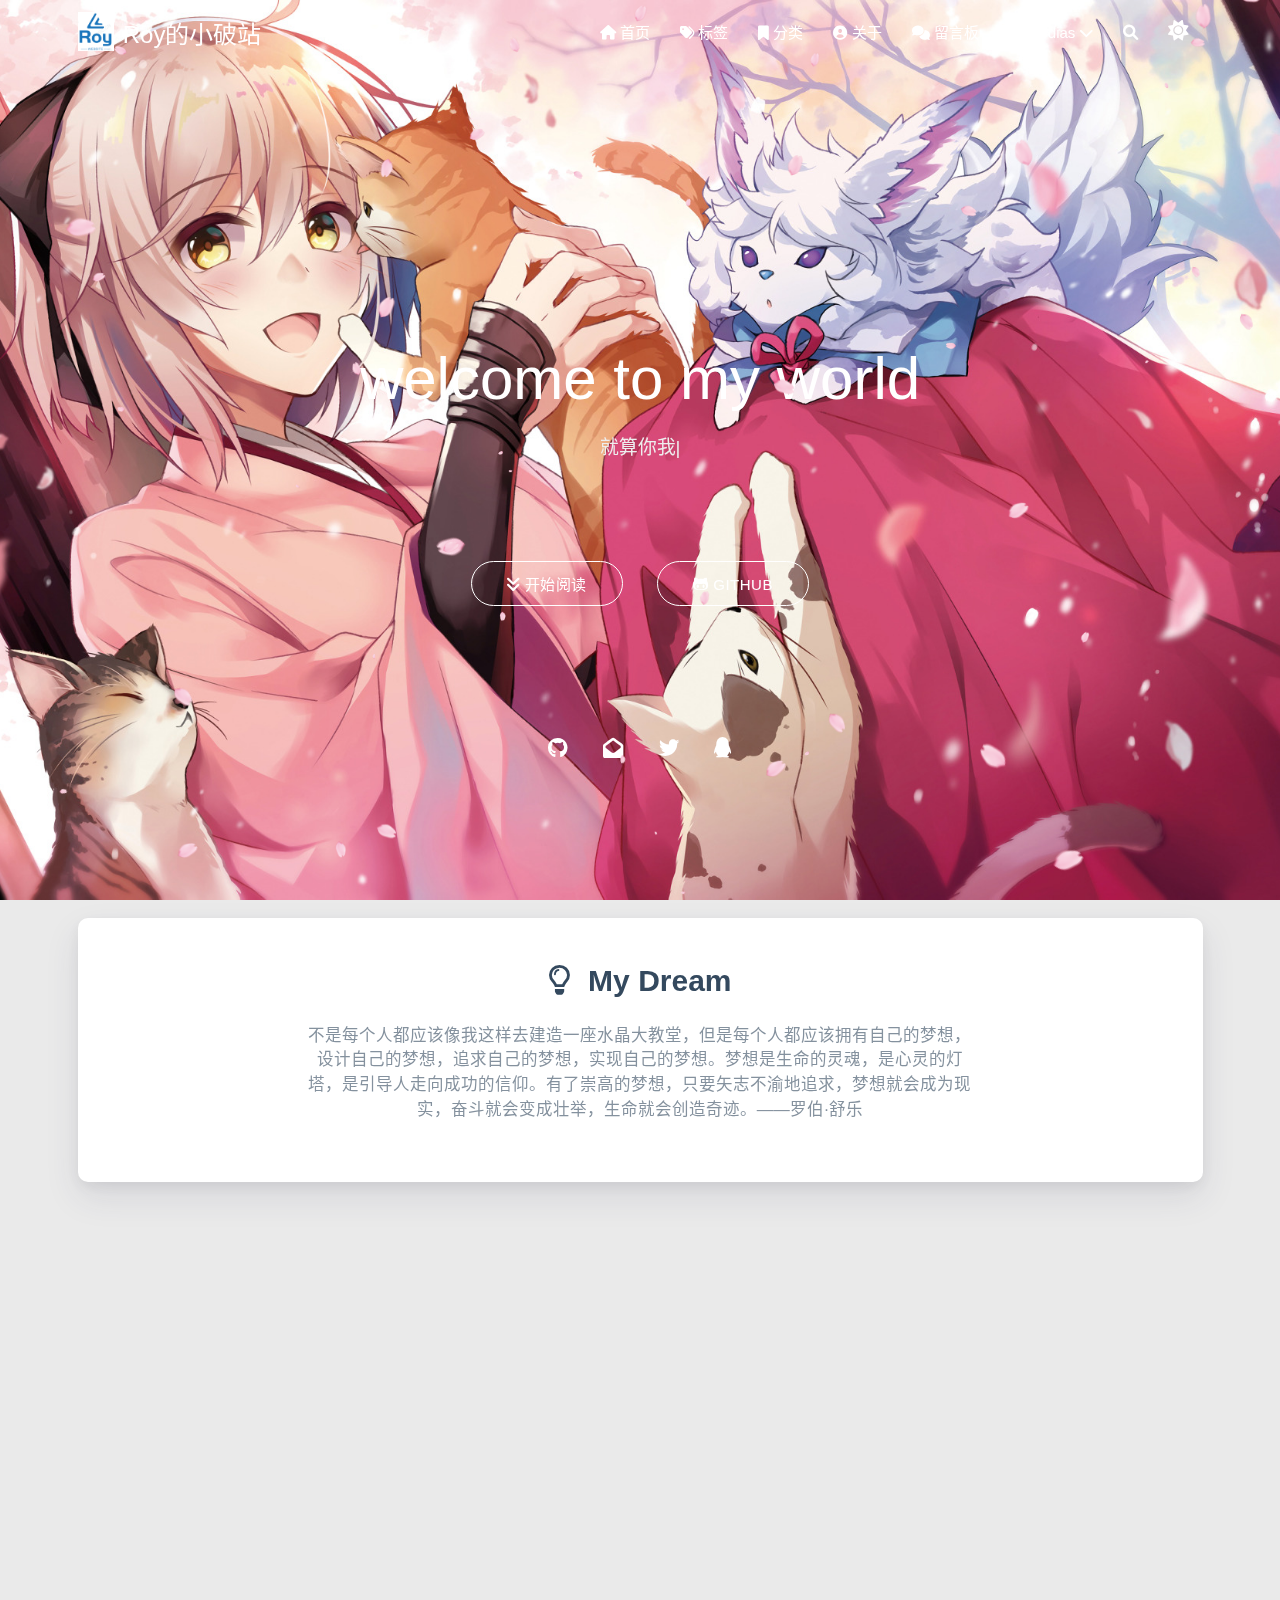
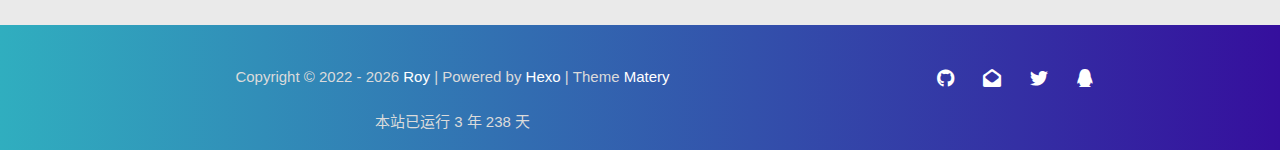
<file: index.html>
<!DOCTYPE HTML>
<html lang="zh-CN">


<head>
    <meta charset="utf-8">
    <meta name="keywords" content="博客,blog,Roy">
    <meta name="description" content="blog website of Roy">
    <meta http-equiv="X-UA-Compatible" content="IE=edge">
    <meta name="viewport" content="width=device-width, initial-scale=1.0, user-scalable=no">
    <meta name="renderer" content="webkit|ie-stand|ie-comp">
    <meta name="mobile-web-app-capable" content="yes">
    <meta name="format-detection" content="telephone=no">
    <meta name="apple-mobile-web-app-capable" content="yes">
    <meta name="apple-mobile-web-app-status-bar-style" content="black-translucent">
    <meta name="referrer" content="no-referrer-when-downgrade">
    <!-- Global site tag (gtag.js) - Google Analytics -->


    <title>Roy的小破站</title>
    <link rel="icon" type="image/png" href="/websiteLogo.png">
    
    <style>
        body{
            background-image: url(https://i.pximg.net/img-original/img/2022/12/09/21/30/38/103469931_p1.png);
            background-repeat:no-repeat;
            background-size: 100% 100%;
            background-attachment:fixed;
        }
    </style>



    <!-- index cover -->
    <!-- <link rel="stylesheet preload" type="text/css" href="/css/indexcover.css"> -->
    <style>
        .carousel-control {
            width: 45px;
            height: 45px;
            line-height: 55px;
            border-radius: 45px;
            background: transparent;
            cursor: pointer;
            z-index: 100;
        }
        
        #prev-cover {
            position: absolute;
            top: 48%;
            left: 8px;
        }
        
        #next-cover {
            position: absolute;
            top: 48%;
            right: 8px;;
        }
        
        #prev-cover i {
            margin-right: 3px;
        }
        
        #next-cover i {
            margin-left: 3px;
        }
        
        .carousel-control:hover {
            background-color: rgba(0, 0, 0, .4);
        }
        
        .carousel-control i {
            color: #fff;
            font-size: 2.4rem;
        }
    </style>



<link rel="stylesheet" type="text/css" href="/libs/awesome/css/all.min.css">
<link rel="stylesheet" type="text/css" href="/libs/materialize/materialize.min.css">
<link rel="stylesheet" type="text/css" href="/libs/aos/aos.css">
<link rel="stylesheet" type="text/css" href="/libs/animate/animate.min.css">
<link rel="stylesheet" type="text/css" href="/libs/lightGallery/css/lightgallery.min.css">
<link rel="stylesheet" type="text/css" href="/css/matery.css">
<link rel="stylesheet" type="text/css" href="/css/my.css">
<link rel="stylesheet" type="text/css" href="/css/dark.css" media="none" onload="if(media!='all')media='all'">




    <link rel="stylesheet" href="/libs/tocbot/tocbot.css">
    <link rel="stylesheet" href="/css/post.css">






    <script src="/libs/jquery/jquery-3.6.0.min.js"></script>

<meta name="generator" content="Hexo 6.3.0">
<style>.github-emoji { position: relative; display: inline-block; width: 1.2em; min-height: 1.2em; overflow: hidden; vertical-align: top; color: transparent; }  .github-emoji > span { position: relative; z-index: 10; }  .github-emoji img, .github-emoji .fancybox { margin: 0 !important; padding: 0 !important; border: none !important; outline: none !important; text-decoration: none !important; user-select: none !important; cursor: auto !important; }  .github-emoji img { height: 1.2em !important; width: 1.2em !important; position: absolute !important; left: 50% !important; top: 50% !important; transform: translate(-50%, -50%) !important; user-select: none !important; cursor: auto !important; } .github-emoji-fallback { color: inherit; } .github-emoji-fallback img { opacity: 0 !important; }</style>
</head>


<body>
    <header class="navbar-fixed">
    <nav id="headNav" class="bg-color nav-transparent">
        <div id="navContainer" class="nav-wrapper container">
            <div class="brand-logo">
                <a href="/" class="waves-effect waves-light">
                    
                    <img src="/medias/logo.png" class="logo-img" alt="LOGO">
                    
                    <span class="logo-span">Roy的小破站</span>
                </a>
            </div>
            

<a href="#" data-target="mobile-nav" class="sidenav-trigger button-collapse"><i class="fas fa-bars"></i></a>
<ul class="right nav-menu">
  
  <li class="hide-on-med-and-down nav-item">
    
    <a href="/" class="waves-effect waves-light">
      
      <i class="fas fa-home" style="zoom: 0.6;"></i>
      
      <span>首页</span>
    </a>
    
  </li>
  
  <li class="hide-on-med-and-down nav-item">
    
    <a href="/tags" class="waves-effect waves-light">
      
      <i class="fas fa-tags" style="zoom: 0.6;"></i>
      
      <span>标签</span>
    </a>
    
  </li>
  
  <li class="hide-on-med-and-down nav-item">
    
    <a href="/categories" class="waves-effect waves-light">
      
      <i class="fas fa-bookmark" style="zoom: 0.6;"></i>
      
      <span>分类</span>
    </a>
    
  </li>
  
  <li class="hide-on-med-and-down nav-item">
    
    <a href="/about" class="waves-effect waves-light">
      
      <i class="fas fa-user-circle" style="zoom: 0.6;"></i>
      
      <span>关于</span>
    </a>
    
  </li>
  
  <li class="hide-on-med-and-down nav-item">
    
    <a href="/contact" class="waves-effect waves-light">
      
      <i class="fas fa-comments" style="zoom: 0.6;"></i>
      
      <span>留言板</span>
    </a>
    
  </li>
  
  <li class="hide-on-med-and-down nav-item">
    
    <a href="" class="waves-effect waves-light">

      
      <i class="fas fa-list" style="zoom: 0.6;"></i>
      
      <span>Medias</span>
      <i class="fas fa-chevron-down" aria-hidden="true" style="zoom: 0.6;"></i>
    </a>
    <ul class="sub-nav menus_item_child ">
      
      <li>
        <a href="/musics">
          
          <i class="fas fa-music" style="margin-top: -20px; zoom: 0.6;"></i>
          
          <span>Musics</span>
        </a>
      </li>
      
      <li>
        <a href="/movies">
          
          <i class="fas fa-film" style="margin-top: -20px; zoom: 0.6;"></i>
          
          <span>Movies</span>
        </a>
      </li>
      
      <li>
        <a href="/books">
          
          <i class="fas fa-book" style="margin-top: -20px; zoom: 0.6;"></i>
          
          <span>Books</span>
        </a>
      </li>
      
      <li>
        <a href="/galleries">
          
          <i class="fas fa-image" style="margin-top: -20px; zoom: 0.6;"></i>
          
          <span>Galleries</span>
        </a>
      </li>
      
    </ul>
    
  </li>
  
  <li>
    <a href="#searchModal" class="modal-trigger waves-effect waves-light">
      <i id="searchIcon" class="fas fa-search" title="搜索" style="zoom: 0.85;"></i>
    </a>
  </li>
  <li>
    <a href="javascript:;" class="waves-effect waves-light" onclick="switchNightMode()" title="深色/浅色模式" >
      <i id="sum-moon-icon" class="fas fa-sun" style="zoom: 0.85;"></i>
    </a>
  </li>
</ul>


<div id="mobile-nav" class="side-nav sidenav">

    <div class="mobile-head bg-color">
        
        <img src="/medias/logo.png" class="logo-img circle responsive-img">
        
        <div class="logo-name">Roy的小破站</div>
        <div class="logo-desc">
            
            blog website of Roy
            
        </div>
    </div>

    <ul class="menu-list mobile-menu-list">
        
        <li class="m-nav-item">
	  
		<a href="/" class="waves-effect waves-light">
			
			    <i class="fa-fw fas fa-home"></i>
			
			首页
		</a>
          
        </li>
        
        <li class="m-nav-item">
	  
		<a href="/tags" class="waves-effect waves-light">
			
			    <i class="fa-fw fas fa-tags"></i>
			
			标签
		</a>
          
        </li>
        
        <li class="m-nav-item">
	  
		<a href="/categories" class="waves-effect waves-light">
			
			    <i class="fa-fw fas fa-bookmark"></i>
			
			分类
		</a>
          
        </li>
        
        <li class="m-nav-item">
	  
		<a href="/about" class="waves-effect waves-light">
			
			    <i class="fa-fw fas fa-user-circle"></i>
			
			关于
		</a>
          
        </li>
        
        <li class="m-nav-item">
	  
		<a href="/contact" class="waves-effect waves-light">
			
			    <i class="fa-fw fas fa-comments"></i>
			
			留言板
		</a>
          
        </li>
        
        <li class="m-nav-item">
	  
		<a href="javascript:;">
			
				<i class="fa-fw fas fa-list"></i>
			
			Medias
			<span class="m-icon"><i class="fas fa-chevron-right"></i></span>
		</a>
            <ul  style="background:  ;" >
              
                <li>

                  <a href="/musics " style="margin-left:75px">
				  
				   <i class="fa fas fa-music" style="position: absolute;left:50px" ></i>
			      
		          <span>Musics</span>
                  </a>
                </li>
              
                <li>

                  <a href="/movies " style="margin-left:75px">
				  
				   <i class="fa fas fa-film" style="position: absolute;left:50px" ></i>
			      
		          <span>Movies</span>
                  </a>
                </li>
              
                <li>

                  <a href="/books " style="margin-left:75px">
				  
				   <i class="fa fas fa-book" style="position: absolute;left:50px" ></i>
			      
		          <span>Books</span>
                  </a>
                </li>
              
                <li>

                  <a href="/galleries " style="margin-left:75px">
				  
				   <i class="fa fas fa-image" style="position: absolute;left:50px" ></i>
			      
		          <span>Galleries</span>
                  </a>
                </li>
              
            </ul>
          
        </li>
        
        
        <li><div class="divider"></div></li>
        <li>
            <a href="https://github.com/kleeper914/kleeper914.github.io" class="waves-effect waves-light" target="_blank">
                <i class="fab fa-github-square fa-fw"></i>Fork Me
            </a>
        </li>
        
    </ul>
</div>


        </div>

        
            <style>
    .nav-transparent .github-corner {
        display: none !important;
    }

    .github-corner {
        position: absolute;
        z-index: 10;
        top: 0;
        right: 0;
        border: 0;
        transform: scale(1.1);
    }

    .github-corner svg {
        color: #0f9d58;
        fill: #fff;
        height: 64px;
        width: 64px;
    }

    .github-corner:hover .octo-arm {
        animation: a 0.56s ease-in-out;
    }

    .github-corner .octo-arm {
        animation: none;
    }

    @keyframes a {
        0%,
        to {
            transform: rotate(0);
        }
        20%,
        60% {
            transform: rotate(-25deg);
        }
        40%,
        80% {
            transform: rotate(10deg);
        }
    }
</style>

<a href="https://github.com/kleeper914/kleeper914.github.io" class="github-corner tooltipped hide-on-med-and-down" target="_blank"
   data-tooltip="Fork Me" data-position="left" data-delay="50">
    <svg viewBox="0 0 250 250" aria-hidden="true">
        <path d="M0,0 L115,115 L130,115 L142,142 L250,250 L250,0 Z"></path>
        <path d="M128.3,109.0 C113.8,99.7 119.0,89.6 119.0,89.6 C122.0,82.7 120.5,78.6 120.5,78.6 C119.2,72.0 123.4,76.3 123.4,76.3 C127.3,80.9 125.5,87.3 125.5,87.3 C122.9,97.6 130.6,101.9 134.4,103.2"
              fill="currentColor" style="transform-origin: 130px 106px;" class="octo-arm"></path>
        <path d="M115.0,115.0 C114.9,115.1 118.7,116.5 119.8,115.4 L133.7,101.6 C136.9,99.2 139.9,98.4 142.2,98.6 C133.8,88.0 127.5,74.4 143.8,58.0 C148.5,53.4 154.0,51.2 159.7,51.0 C160.3,49.4 163.2,43.6 171.4,40.1 C171.4,40.1 176.1,42.5 178.8,56.2 C183.1,58.6 187.2,61.8 190.9,65.4 C194.5,69.0 197.7,73.2 200.1,77.6 C213.8,80.2 216.3,84.9 216.3,84.9 C212.7,93.1 206.9,96.0 205.4,96.6 C205.1,102.4 203.0,107.8 198.3,112.5 C181.9,128.9 168.3,122.5 157.7,114.1 C157.9,116.9 156.7,120.9 152.7,124.9 L141.0,136.5 C139.8,137.7 141.6,141.9 141.8,141.8 Z"
              fill="currentColor" class="octo-body"></path>
    </svg>
</a>
        
    </nav>

</header>

    


<div class="carousel carousel-slider center index-cover" data-indicators="true" style="margin-top: -64px;">
    

    <div class="carousel-item  white-text bg-cover about-cover">
        <div class="container">
            <div class="row">
    <div class="col s10 offset-s1 m8 offset-m2 l8 offset-l2">
        <div class="brand">
            <div class="title center-align">
                
                welcome to my world
                
            </div>

            <div class="description center-align">
                
                <span id="subtitle"></span>
                <script src="/libs/typed/typed.js"></script>
                <script>
                    var typed = new Typed("#subtitle", {
                        strings: [ 
                            
                                "就算你我已经长高",
                            
                                "依旧祈愿存在那些不曾改变的事物",
                            
                                "被那无趣的旧时面庞所激励",
                            
                                "现在依旧在歌唱啊",
                            
                        ],
                        startDelay: 300,
                        typeSpeed: 100,
                        loop: true,
                        backSpeed: 50,
                        showCursor: true
                    });
                </script>
                
            </div>
        </div>
    </div>
</div>


<script>
    // 每天切换 banner 图.  Switch banner image every day.
    var bannerUrl = "/medias/banner/" + new Date().getDay() + '.jpg';
    $('.bg-cover').css('background-image', 'url(' + bannerUrl + ')');
</script>



            <div class="cover-btns">
                <a href="#indexCard" class="waves-effect waves-light btn">
                    <i class="fa fa-angle-double-down"></i>开始阅读
                </a>

                
                    <a href="https://github.com/kleeper914/kleeper914.github.io" class="waves-effect waves-light btn" target="_blank">
                        <i class="fab fa-github-alt"></i>Github
                    </a>
                
            </div>
            <div class="cover-social-link">
    <a href="https://github.com/kleeper914" class="tooltipped" target="_blank" data-tooltip="访问我的GitHub" data-position="top" data-delay="50">
        <i class="fab fa-github"></i>
    </a>



    <a href="mailto:kleeperroy@gmail.com" class="tooltipped" target="_blank" data-tooltip="邮件联系我" data-position="top" data-delay="50">
        <i class="fas fa-envelope-open"></i>
    </a>





    <a href="https://twitter.com/KleeperRoy" class="tooltipped" target="_blank" data-tooltip="关注我的Twitter: https://twitter.com/KleeperRoy" data-position="top" data-delay="50">
        <i class="fab fa-twitter"></i>
    </a>



    <a href="tencent://AddContact/?fromId=50&fromSubId=1&subcmd=all&uin=845512161" class="tooltipped" target="_blank" data-tooltip="QQ联系我: 845512161" data-position="top" data-delay="50">
        <i class="fab fa-qq"></i>
    </a>







</div>
        </div>
    </div>

    
</div>

<script>
    $(function () {
        let coverSlider = $('.carousel');

        //用户触摸轮播自动 restartPlay 是否生效
        let initUserPressedOrDraggedActive = false

        //用户触摸轮播自动 restartPlay
        function initUserPressedOrDragged(instance) {
            setInterval(() => {
                if (instance.pressed || instance.dragged) {
                    // console.log('initUserPressedOrDragged: ',instance.pressed,instance.dragged)
                    restartPlay()
                }
            }, 1000)
        }

        coverSlider.carousel({
            duration: Number('120'),
            fullWidth: true,
            indicators: 'true' === 'true',
            onCycleTo() {
                if (!initUserPressedOrDraggedActive) {
                    // console.log('initUserPressedOrDraggedActive')
                    initUserPressedOrDragged(this)
                    initUserPressedOrDraggedActive = true
                }
            },
        })

        let carouselIntervalId;
        
        // Loop to call the next cover article picture.
        let autoCarousel = function () {
            carouselIntervalId = setInterval(function () {
                coverSlider.carousel('next');
            }, 5000);
        };
        autoCarousel();
        

        function restartPlay() {
            
            clearInterval(carouselIntervalId);
            autoCarousel();
            
        };

        
        // prev and next cover post.
        $('#prev-cover').click(function () {
            coverSlider.carousel('prev');
            restartPlay();
        });
        $('#next-cover').click(function () {
            coverSlider.carousel('next');
            restartPlay();
        });
        
    });
</script>



<main class="content">

    
    <div id="indexCard" class="index-card">
        <div class="container ">
            <div class="card">
                <div class="card-content">
                    
                        <div class="dream">
    
    <div class="title center-align">
        <i class="far fa-lightbulb"></i>&nbsp;&nbsp;My Dream
    </div>
    
    <div class="row">
        <div class="col l8 offset-l2 m10 offset-m1 s10 offset-s1 center-align text">
            不是每个人都应该像我这样去建造一座水晶大教堂，但是每个人都应该拥有自己的梦想，设计自己的梦想，追求自己的梦想，实现自己的梦想。梦想是生命的灵魂，是心灵的灯塔，是引导人走向成功的信仰。有了崇高的梦想，只要矢志不渝地追求，梦想就会成为现实，奋斗就会变成壮举，生命就会创造奇迹。——罗伯·舒乐
        </div>
    </div>
</div>

                    

                    

                    

                    
                    <div id="recommend-sections" class="recommend">
                        



                    </div>
                    
                </div>
            </div>
        </div>
    </div>
    

    

    <!-- 所有文章卡片 -->
    <article id="articles" class="container articles">
        <div class="row article-row">
            
             <!-- 隐藏某个文章 -->
            <div class="article col s12 m6 l4" data-aos="zoom-in">
                <div class="card">
                    <a href="/2023/04/15/%E5%BB%BA%E7%AB%99%E5%BF%83%E5%BE%97--%E5%9F%BA%E4%BA%8E%E5%AE%9D%E5%A1%94%E6%89%98%E7%AE%A1/">
                        <div class="card-image">
                            
                            
                            <img src="/medias/featureimages/7.jpg" class="responsive-img" alt="建站心得--基于宝塔托管">
                            
                            <span class="card-title">建站心得--基于宝塔托管</span>
                        </div>
                    </a>

                    <div class="card-content article-content">
                        <div class="summary block-with-text">
                            
                                建站准备云服务器首先，准备一个系统作为网站服务器，不推荐windows，但可以使用。首推linux系统，ubuntu，centos都可以，对于初学者没有什么差别
如果使用虚拟机作为服务器，需要注意自己系统的一些设置，过程中会出现各种各样的问
                            
                        </div>
                        <div class="publish-info">
                            <span class="publish-date">
                                <i class="far fa-clock fa-fw icon-date"></i>2023-04-15
                            </span>
                            <span class="publish-author">
                                
                                <i class="fas fa-user fa-fw"></i>
                                Roy
                                
                            </span>
                        </div>
                    </div>

                    
                </div>
            </div>
              <!-- 隐藏某个文章 -->
            
             <!-- 隐藏某个文章 -->
            <div class="article col s12 m6 l4" data-aos="zoom-in">
                <div class="card">
                    <a href="/2022/12/05/%E6%B5%AA%E5%84%BF%E8%87%AA%E4%BC%A0/">
                        <div class="card-image">
                            
                            
                            <img src="/medias/featureimages/11.jpg" class="responsive-img" alt="浪儿自传">
                            
                            <span class="card-title">浪儿自传</span>
                        </div>
                    </a>

                    <div class="card-content article-content">
                        <div class="summary block-with-text">
                            
                                浪列传–浪儿帅帅帅  浪，原罗意也，诸生以其父之号而冠之，故称浪亦名“ear”、“浪儿”号浪半仙，体态婀娜， 其尻圆润，特
为尤甚，诸生咸异之，争相抚摸，封其尻曰“双曲线”以彰其佳，后每师曰“光滑曲线”则群聚而笑之。
  为国子监纪律大臣，
                            
                        </div>
                        <div class="publish-info">
                            <span class="publish-date">
                                <i class="far fa-clock fa-fw icon-date"></i>2022-12-05
                            </span>
                            <span class="publish-author">
                                
                                <i class="fas fa-user fa-fw"></i>
                                Roy
                                
                            </span>
                        </div>
                    </div>

                    
                </div>
            </div>
              <!-- 隐藏某个文章 -->
            
        </div>
    </article>

</main>




    <footer class="page-footer bg-color">
    
        <link rel="stylesheet" href="/libs/aplayer/APlayer.min.css">
<style>
    .aplayer .aplayer-lrc p {
        
        font-size: 12px;
        font-weight: 700;
        line-height: 16px !important;
    }

    .aplayer .aplayer-lrc p.aplayer-lrc-current {
        
        font-size: 15px;
        color: #42b983;
    }

    
    .aplayer.aplayer-fixed.aplayer-narrow .aplayer-body {
        left: -66px !important;
    }

    .aplayer.aplayer-fixed.aplayer-narrow .aplayer-body:hover {
        left: 0px !important;
    }

    
</style>
<div class="">
    
    <div class="row">
        <meting-js class="col l8 offset-l2 m10 offset-m1 s12"
                   server="netease"
                   type="song"
                   id="512376195"
                   fixed='true'
                   autoplay='true'
                   theme='#42b983'
                   loop='all'
                   order='random'
                   preload='auto'
                   volume='0.5'
                   list-folded='true'
        >
        </meting-js>
    </div>
</div>

<script src="/libs/aplayer/APlayer.min.js"></script>
<script src="/libs/aplayer/Meting.min.js"></script>

    

    <div class="container row center-align"
         style="margin-bottom: 15px !important;">
        <div class="col s12 m8 l8 copy-right">
            Copyright&nbsp;&copy;
            
                <span id="year">2022-2023</span>
            
            <a href="/about" target="_blank">Roy</a>
            |&nbsp;Powered by&nbsp;<a href="https://hexo.io/" target="_blank">Hexo</a>
            |&nbsp;Theme&nbsp;<a href="https://github.com/blinkfox/hexo-theme-matery" target="_blank">Matery</a>
            <br>
            
            
            
            
            
            <br>

            <!-- 运行天数提醒. -->
            
                <span id="sitetime"> Loading ...</span>
                <script>
                    var calcSiteTime = function () {
                        var seconds = 1000;
                        var minutes = seconds * 60;
                        var hours = minutes * 60;
                        var days = hours * 24;
                        var years = days * 365;
                        var today = new Date();
                        var startYear = "2022";
                        var startMonth = "12";
                        var startDate = "1";
                        var startHour = "2";
                        var startMinute = "20";
                        var startSecond = "2";
                        var todayYear = today.getFullYear();
                        var todayMonth = today.getMonth() + 1;
                        var todayDate = today.getDate();
                        var todayHour = today.getHours();
                        var todayMinute = today.getMinutes();
                        var todaySecond = today.getSeconds();
                        var t1 = Date.UTC(startYear, startMonth, startDate, startHour, startMinute, startSecond);
                        var t2 = Date.UTC(todayYear, todayMonth, todayDate, todayHour, todayMinute, todaySecond);
                        var diff = t2 - t1;
                        var diffYears = Math.floor(diff / years);
                        var diffDays = Math.floor((diff / days) - diffYears * 365);

                        // 区分是否有年份.
                        var language = 'zh-CN';
                        if (startYear === String(todayYear)) {
                            document.getElementById("year").innerHTML = todayYear;
                            var daysTip = 'This site has been running for ' + diffDays + ' days';
                            if (language === 'zh-CN') {
                                daysTip = '本站已运行 ' + diffDays + ' 天';
                            } else if (language === 'zh-HK') {
                                daysTip = '本站已運行 ' + diffDays + ' 天';
                            }
                            document.getElementById("sitetime").innerHTML = daysTip;
                        } else {
                            document.getElementById("year").innerHTML = startYear + " - " + todayYear;
                            var yearsAndDaysTip = 'This site has been running for ' + diffYears + ' years and '
                                + diffDays + ' days';
                            if (language === 'zh-CN') {
                                yearsAndDaysTip = '本站已运行 ' + diffYears + ' 年 ' + diffDays + ' 天';
                            } else if (language === 'zh-HK') {
                                yearsAndDaysTip = '本站已運行 ' + diffYears + ' 年 ' + diffDays + ' 天';
                            }
                            document.getElementById("sitetime").innerHTML = yearsAndDaysTip;
                        }
                    }

                    calcSiteTime();
                </script>
            
            <br>
            
        </div>
        <div class="col s12 m4 l4 social-link ">
    <a href="https://github.com/kleeper914" class="tooltipped" target="_blank" data-tooltip="访问我的GitHub" data-position="top" data-delay="50">
        <i class="fab fa-github"></i>
    </a>



    <a href="mailto:kleeperroy@gmail.com" class="tooltipped" target="_blank" data-tooltip="邮件联系我" data-position="top" data-delay="50">
        <i class="fas fa-envelope-open"></i>
    </a>





    <a href="https://twitter.com/KleeperRoy" class="tooltipped" target="_blank" data-tooltip="关注我的Twitter: https://twitter.com/KleeperRoy" data-position="top" data-delay="50">
        <i class="fab fa-twitter"></i>
    </a>



    <a href="tencent://AddContact/?fromId=50&fromSubId=1&subcmd=all&uin=845512161" class="tooltipped" target="_blank" data-tooltip="QQ联系我: 845512161" data-position="top" data-delay="50">
        <i class="fab fa-qq"></i>
    </a>







</div>
    </div>
</footer>

<div class="progress-bar"></div>


    <!-- 搜索遮罩框 -->
<div id="searchModal" class="modal">
    <div class="modal-content">
        <div class="search-header">
            <span class="title"><i class="fas fa-search"></i>&nbsp;&nbsp;搜索</span>
            <input type="search" id="searchInput" name="s" placeholder="请输入搜索的关键字"
                   class="search-input">
        </div>
        <div id="searchResult"></div>
    </div>
</div>

<script type="text/javascript">
$(function () {
    var searchFunc = function (path, search_id, content_id) {
        'use strict';
        $.ajax({
            url: path,
            dataType: "xml",
            success: function (xmlResponse) {
                // get the contents from search data
                var datas = $("entry", xmlResponse).map(function () {
                    return {
                        title: $("title", this).text(),
                        content: $("content", this).text(),
                        url: $("url", this).text()
                    };
                }).get();
                var $input = document.getElementById(search_id);
                var $resultContent = document.getElementById(content_id);
                $input.addEventListener('input', function () {
                    var str = '<ul class=\"search-result-list\">';
                    var keywords = this.value.trim().toLowerCase().split(/[\s\-]+/);
                    $resultContent.innerHTML = "";
                    if (this.value.trim().length <= 0) {
                        return;
                    }
                    // perform local searching
                    datas.forEach(function (data) {
                        var isMatch = true;
                        var data_title = data.title.trim().toLowerCase();
                        var data_content = data.content.trim().replace(/<[^>]+>/g, "").toLowerCase();
                        var data_url = data.url;
                        data_url = data_url.indexOf('/') === 0 ? data.url : '/' + data_url;
                        var index_title = -1;
                        var index_content = -1;
                        var first_occur = -1;
                        // only match artiles with not empty titles and contents
                        if (data_title !== '' && data_content !== '') {
                            keywords.forEach(function (keyword, i) {
                                index_title = data_title.indexOf(keyword);
                                index_content = data_content.indexOf(keyword);
                                if (index_title < 0 && index_content < 0) {
                                    isMatch = false;
                                } else {
                                    if (index_content < 0) {
                                        index_content = 0;
                                    }
                                    if (i === 0) {
                                        first_occur = index_content;
                                    }
                                }
                            });
                        }
                        // show search results
                        if (isMatch) {
                            str += "<li><a href='" + data_url + "' class='search-result-title'>" + data_title + "</a>";
                            var content = data.content.trim().replace(/<[^>]+>/g, "");
                            if (first_occur >= 0) {
                                // cut out 100 characters
                                var start = first_occur - 20;
                                var end = first_occur + 80;
                                if (start < 0) {
                                    start = 0;
                                }
                                if (start === 0) {
                                    end = 100;
                                }
                                if (end > content.length) {
                                    end = content.length;
                                }
                                var match_content = content.substr(start, end);
                                // highlight all keywords
                                keywords.forEach(function (keyword) {
                                    var regS = new RegExp(keyword, "gi");
                                    match_content = match_content.replace(regS, "<em class=\"search-keyword\">" + keyword + "</em>");
                                });

                                str += "<p class=\"search-result\">" + match_content + "...</p>"
                            }
                            str += "</li>";
                        }
                    });
                    str += "</ul>";
                    $resultContent.innerHTML = str;
                });
            }
        });
    };

    searchFunc('/search.xml', 'searchInput', 'searchResult');
});
</script>

    <!-- 白天和黑夜主题 -->
<div class="stars-con">
    <div id="stars"></div>
    <div id="stars2"></div>
    <div id="stars3"></div>  
</div>

<script>
    function switchNightMode() {
        $('<div class="Cuteen_DarkSky"><div class="Cuteen_DarkPlanet"></div></div>').appendTo($('body')),
        setTimeout(function () {
            $('body').hasClass('DarkMode') 
            ? ($('body').removeClass('DarkMode'), localStorage.setItem('isDark', '0'), $('#sum-moon-icon').removeClass("fa-sun").addClass('fa-moon')) 
            : ($('body').addClass('DarkMode'), localStorage.setItem('isDark', '1'), $('#sum-moon-icon').addClass("fa-sun").removeClass('fa-moon')),
            
            setTimeout(function () {
            $('.Cuteen_DarkSky').fadeOut(1e3, function () {
                $(this).remove()
            })
            }, 2e3)
        })
    }
</script>

    <!-- 回到顶部按钮 -->
<div id="backTop" class="top-scroll">
    <a class="btn-floating btn-large waves-effect waves-light" href="#!">
        <i class="fas fa-arrow-up"></i>
    </a>
</div>


    <script src="/libs/materialize/materialize.min.js"></script>
    <script src="/libs/masonry/masonry.pkgd.min.js"></script>
    <script src="/libs/aos/aos.js"></script>
    <script src="/libs/scrollprogress/scrollProgress.min.js"></script>
    <script src="/libs/lightGallery/js/lightgallery-all.min.js"></script>
    <script src="/js/matery.js"></script>

    

    
        
        <script type="text/javascript">
            // 只在桌面版网页启用特效
            var windowWidth = $(window).width();
            if (windowWidth > 768) {
                document.write('<script type="text/javascript" src="/libs/others/sakura.js"><\/script>');
            }
        </script>
    

    <!-- 雪花特效 -->
    

    <!-- 鼠标星星特效 -->
    

     
        <script src="https://ssl.captcha.qq.com/TCaptcha.js"></script>
        <script src="/libs/others/TencentCaptcha.js"></script>
        <button id="TencentCaptcha" data-appid="xxxxxxxxxx" data-cbfn="callback" type="button" hidden></button>
    

    <!-- Baidu Analytics -->

    <!-- Baidu Push -->

<script>
    (function () {
        var bp = document.createElement('script');
        var curProtocol = window.location.protocol.split(':')[0];
        if (curProtocol === 'https') {
            bp.src = 'https://zz.bdstatic.com/linksubmit/push.js';
        } else {
            bp.src = 'http://push.zhanzhang.baidu.com/push.js';
        }
        var s = document.getElementsByTagName("script")[0];
        s.parentNode.insertBefore(bp, s);
    })();
</script>

    
    <script src="/libs/others/clicklove.js" async="async"></script>
    
    

    

    

    <!--腾讯兔小巢-->
    
    

    

    

    
    <script src="/libs/instantpage/instantpage.js" type="module"></script>
    

</body>

</html>
</file>
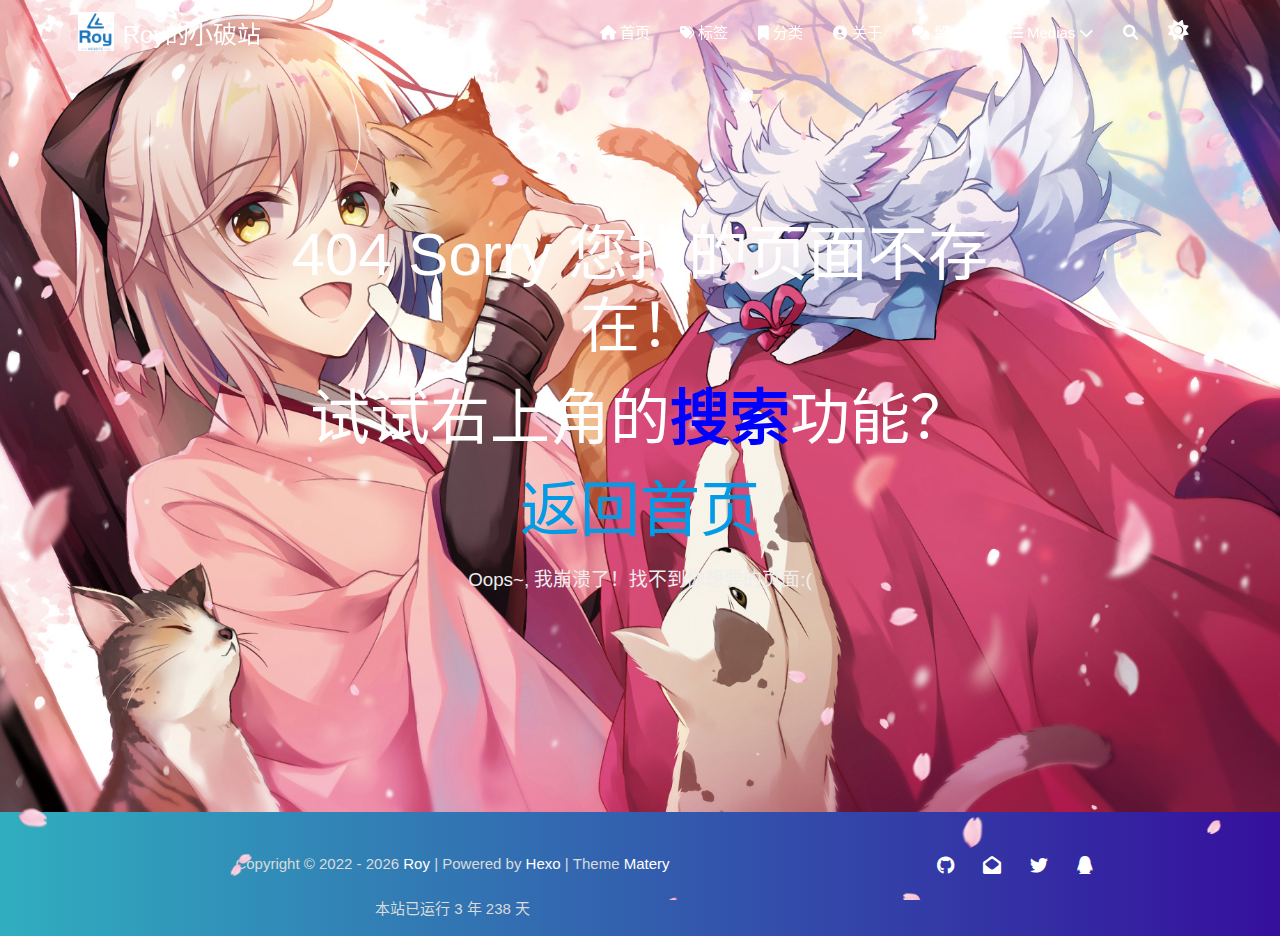
<file: 404/index.html>
<!DOCTYPE HTML>
<html lang="zh-CN">


<head>
    <meta charset="utf-8">
    <meta name="keywords" content="404, 博客,blog,Roy">
    <meta name="description" content="blog website of Roy">
    <meta http-equiv="X-UA-Compatible" content="IE=edge">
    <meta name="viewport" content="width=device-width, initial-scale=1.0, user-scalable=no">
    <meta name="renderer" content="webkit|ie-stand|ie-comp">
    <meta name="mobile-web-app-capable" content="yes">
    <meta name="format-detection" content="telephone=no">
    <meta name="apple-mobile-web-app-capable" content="yes">
    <meta name="apple-mobile-web-app-status-bar-style" content="black-translucent">
    <meta name="referrer" content="no-referrer-when-downgrade">
    <!-- Global site tag (gtag.js) - Google Analytics -->


    <title>404 | Roy的小破站</title>
    <link rel="icon" type="image/png" href="/websiteLogo.png">
    
    <style>
        body{
            background-image: url(https://i.pximg.net/img-original/img/2022/12/09/21/30/38/103469931_p1.png);
            background-repeat:no-repeat;
            background-size: 100% 100%;
            background-attachment:fixed;
        }
    </style>



    <!-- bg-cover style     -->



<link rel="stylesheet" type="text/css" href="/libs/awesome/css/all.min.css">
<link rel="stylesheet" type="text/css" href="/libs/materialize/materialize.min.css">
<link rel="stylesheet" type="text/css" href="/libs/aos/aos.css">
<link rel="stylesheet" type="text/css" href="/libs/animate/animate.min.css">
<link rel="stylesheet" type="text/css" href="/libs/lightGallery/css/lightgallery.min.css">
<link rel="stylesheet" type="text/css" href="/css/matery.css">
<link rel="stylesheet" type="text/css" href="/css/my.css">
<link rel="stylesheet" type="text/css" href="/css/dark.css" media="none" onload="if(media!='all')media='all'">




    <link rel="stylesheet" href="/libs/tocbot/tocbot.css">
    <link rel="stylesheet" href="/css/post.css">




    
        <link rel="stylesheet" type="text/css" href="/css/reward.css">
    



    <script src="/libs/jquery/jquery-3.6.0.min.js"></script>

<meta name="generator" content="Hexo 6.3.0">
<style>.github-emoji { position: relative; display: inline-block; width: 1.2em; min-height: 1.2em; overflow: hidden; vertical-align: top; color: transparent; }  .github-emoji > span { position: relative; z-index: 10; }  .github-emoji img, .github-emoji .fancybox { margin: 0 !important; padding: 0 !important; border: none !important; outline: none !important; text-decoration: none !important; user-select: none !important; cursor: auto !important; }  .github-emoji img { height: 1.2em !important; width: 1.2em !important; position: absolute !important; left: 50% !important; top: 50% !important; transform: translate(-50%, -50%) !important; user-select: none !important; cursor: auto !important; } .github-emoji-fallback { color: inherit; } .github-emoji-fallback img { opacity: 0 !important; }</style>
</head>


<body>
    <header class="navbar-fixed">
    <nav id="headNav" class="bg-color nav-transparent">
        <div id="navContainer" class="nav-wrapper container">
            <div class="brand-logo">
                <a href="/" class="waves-effect waves-light">
                    
                    <img src="/medias/logo.png" class="logo-img" alt="LOGO">
                    
                    <span class="logo-span">Roy的小破站</span>
                </a>
            </div>
            

<a href="#" data-target="mobile-nav" class="sidenav-trigger button-collapse"><i class="fas fa-bars"></i></a>
<ul class="right nav-menu">
  
  <li class="hide-on-med-and-down nav-item">
    
    <a href="/" class="waves-effect waves-light">
      
      <i class="fas fa-home" style="zoom: 0.6;"></i>
      
      <span>首页</span>
    </a>
    
  </li>
  
  <li class="hide-on-med-and-down nav-item">
    
    <a href="/tags" class="waves-effect waves-light">
      
      <i class="fas fa-tags" style="zoom: 0.6;"></i>
      
      <span>标签</span>
    </a>
    
  </li>
  
  <li class="hide-on-med-and-down nav-item">
    
    <a href="/categories" class="waves-effect waves-light">
      
      <i class="fas fa-bookmark" style="zoom: 0.6;"></i>
      
      <span>分类</span>
    </a>
    
  </li>
  
  <li class="hide-on-med-and-down nav-item">
    
    <a href="/about" class="waves-effect waves-light">
      
      <i class="fas fa-user-circle" style="zoom: 0.6;"></i>
      
      <span>关于</span>
    </a>
    
  </li>
  
  <li class="hide-on-med-and-down nav-item">
    
    <a href="/contact" class="waves-effect waves-light">
      
      <i class="fas fa-comments" style="zoom: 0.6;"></i>
      
      <span>留言板</span>
    </a>
    
  </li>
  
  <li class="hide-on-med-and-down nav-item">
    
    <a href="" class="waves-effect waves-light">

      
      <i class="fas fa-list" style="zoom: 0.6;"></i>
      
      <span>Medias</span>
      <i class="fas fa-chevron-down" aria-hidden="true" style="zoom: 0.6;"></i>
    </a>
    <ul class="sub-nav menus_item_child ">
      
      <li>
        <a href="/musics">
          
          <i class="fas fa-music" style="margin-top: -20px; zoom: 0.6;"></i>
          
          <span>Musics</span>
        </a>
      </li>
      
      <li>
        <a href="/movies">
          
          <i class="fas fa-film" style="margin-top: -20px; zoom: 0.6;"></i>
          
          <span>Movies</span>
        </a>
      </li>
      
      <li>
        <a href="/books">
          
          <i class="fas fa-book" style="margin-top: -20px; zoom: 0.6;"></i>
          
          <span>Books</span>
        </a>
      </li>
      
      <li>
        <a href="/galleries">
          
          <i class="fas fa-image" style="margin-top: -20px; zoom: 0.6;"></i>
          
          <span>Galleries</span>
        </a>
      </li>
      
    </ul>
    
  </li>
  
  <li>
    <a href="#searchModal" class="modal-trigger waves-effect waves-light">
      <i id="searchIcon" class="fas fa-search" title="搜索" style="zoom: 0.85;"></i>
    </a>
  </li>
  <li>
    <a href="javascript:;" class="waves-effect waves-light" onclick="switchNightMode()" title="深色/浅色模式" >
      <i id="sum-moon-icon" class="fas fa-sun" style="zoom: 0.85;"></i>
    </a>
  </li>
</ul>


<div id="mobile-nav" class="side-nav sidenav">

    <div class="mobile-head bg-color">
        
        <img src="/medias/logo.png" class="logo-img circle responsive-img">
        
        <div class="logo-name">Roy的小破站</div>
        <div class="logo-desc">
            
            blog website of Roy
            
        </div>
    </div>

    <ul class="menu-list mobile-menu-list">
        
        <li class="m-nav-item">
	  
		<a href="/" class="waves-effect waves-light">
			
			    <i class="fa-fw fas fa-home"></i>
			
			首页
		</a>
          
        </li>
        
        <li class="m-nav-item">
	  
		<a href="/tags" class="waves-effect waves-light">
			
			    <i class="fa-fw fas fa-tags"></i>
			
			标签
		</a>
          
        </li>
        
        <li class="m-nav-item">
	  
		<a href="/categories" class="waves-effect waves-light">
			
			    <i class="fa-fw fas fa-bookmark"></i>
			
			分类
		</a>
          
        </li>
        
        <li class="m-nav-item">
	  
		<a href="/about" class="waves-effect waves-light">
			
			    <i class="fa-fw fas fa-user-circle"></i>
			
			关于
		</a>
          
        </li>
        
        <li class="m-nav-item">
	  
		<a href="/contact" class="waves-effect waves-light">
			
			    <i class="fa-fw fas fa-comments"></i>
			
			留言板
		</a>
          
        </li>
        
        <li class="m-nav-item">
	  
		<a href="javascript:;">
			
				<i class="fa-fw fas fa-list"></i>
			
			Medias
			<span class="m-icon"><i class="fas fa-chevron-right"></i></span>
		</a>
            <ul  style="background:  ;" >
              
                <li>

                  <a href="/musics " style="margin-left:75px">
				  
				   <i class="fa fas fa-music" style="position: absolute;left:50px" ></i>
			      
		          <span>Musics</span>
                  </a>
                </li>
              
                <li>

                  <a href="/movies " style="margin-left:75px">
				  
				   <i class="fa fas fa-film" style="position: absolute;left:50px" ></i>
			      
		          <span>Movies</span>
                  </a>
                </li>
              
                <li>

                  <a href="/books " style="margin-left:75px">
				  
				   <i class="fa fas fa-book" style="position: absolute;left:50px" ></i>
			      
		          <span>Books</span>
                  </a>
                </li>
              
                <li>

                  <a href="/galleries " style="margin-left:75px">
				  
				   <i class="fa fas fa-image" style="position: absolute;left:50px" ></i>
			      
		          <span>Galleries</span>
                  </a>
                </li>
              
            </ul>
          
        </li>
        
        
        <li><div class="divider"></div></li>
        <li>
            <a href="https://github.com/kleeper914/kleeper914.github.io" class="waves-effect waves-light" target="_blank">
                <i class="fab fa-github-square fa-fw"></i>Fork Me
            </a>
        </li>
        
    </ul>
</div>


        </div>

        
            <style>
    .nav-transparent .github-corner {
        display: none !important;
    }

    .github-corner {
        position: absolute;
        z-index: 10;
        top: 0;
        right: 0;
        border: 0;
        transform: scale(1.1);
    }

    .github-corner svg {
        color: #0f9d58;
        fill: #fff;
        height: 64px;
        width: 64px;
    }

    .github-corner:hover .octo-arm {
        animation: a 0.56s ease-in-out;
    }

    .github-corner .octo-arm {
        animation: none;
    }

    @keyframes a {
        0%,
        to {
            transform: rotate(0);
        }
        20%,
        60% {
            transform: rotate(-25deg);
        }
        40%,
        80% {
            transform: rotate(10deg);
        }
    }
</style>

<a href="https://github.com/kleeper914/kleeper914.github.io" class="github-corner tooltipped hide-on-med-and-down" target="_blank"
   data-tooltip="Fork Me" data-position="left" data-delay="50">
    <svg viewBox="0 0 250 250" aria-hidden="true">
        <path d="M0,0 L115,115 L130,115 L142,142 L250,250 L250,0 Z"></path>
        <path d="M128.3,109.0 C113.8,99.7 119.0,89.6 119.0,89.6 C122.0,82.7 120.5,78.6 120.5,78.6 C119.2,72.0 123.4,76.3 123.4,76.3 C127.3,80.9 125.5,87.3 125.5,87.3 C122.9,97.6 130.6,101.9 134.4,103.2"
              fill="currentColor" style="transform-origin: 130px 106px;" class="octo-arm"></path>
        <path d="M115.0,115.0 C114.9,115.1 118.7,116.5 119.8,115.4 L133.7,101.6 C136.9,99.2 139.9,98.4 142.2,98.6 C133.8,88.0 127.5,74.4 143.8,58.0 C148.5,53.4 154.0,51.2 159.7,51.0 C160.3,49.4 163.2,43.6 171.4,40.1 C171.4,40.1 176.1,42.5 178.8,56.2 C183.1,58.6 187.2,61.8 190.9,65.4 C194.5,69.0 197.7,73.2 200.1,77.6 C213.8,80.2 216.3,84.9 216.3,84.9 C212.7,93.1 206.9,96.0 205.4,96.6 C205.1,102.4 203.0,107.8 198.3,112.5 C181.9,128.9 168.3,122.5 157.7,114.1 C157.9,116.9 156.7,120.9 152.7,124.9 L141.0,136.5 C139.8,137.7 141.6,141.9 141.8,141.8 Z"
              fill="currentColor" class="octo-body"></path>
    </svg>
</a>
        
    </nav>

</header>

    <style type="text/css">
    /* don't remove. */
    .about-cover {
        height: 90.2vh;
    }
</style>
<div class="bg-cover pd-header about-cover">
    <div class="container">
        <div class="row">
            <div class="col s10 offset-s1 m8 offset-m2 l8 offset-l2">
                <div class="brand">
                    <div class="title center-align">
                        404 Sorry 您找的页面不存在！
                    </div>
                    <div class="title center-align">
                        试试右上角的<span style="color:blue;font-weight:bold">搜索</span>功能？
                    </div>
                    <div class="title center-align">
                        <a href="/" target="_blank">返回首页</a>
                    </div>
                    <div class="description center-align">
                        Oops~, 我崩溃了！找不到你想要的页面:(
                    </div>
                </div>
            </div>
        </div>
    </div>
</div>


    <script>
        // 每天切换 banner 图.  Switch banner image every day.
        var bannerUrl = "/medias/banner/" + new Date().getDay() + '.jpg';
        $('.bg-cover').css('background-image', 'url(' + bannerUrl + ')');
    </script>



    <footer class="page-footer bg-color">
    
        <link rel="stylesheet" href="/libs/aplayer/APlayer.min.css">
<style>
    .aplayer .aplayer-lrc p {
        
        font-size: 12px;
        font-weight: 700;
        line-height: 16px !important;
    }

    .aplayer .aplayer-lrc p.aplayer-lrc-current {
        
        font-size: 15px;
        color: #42b983;
    }

    
    .aplayer.aplayer-fixed.aplayer-narrow .aplayer-body {
        left: -66px !important;
    }

    .aplayer.aplayer-fixed.aplayer-narrow .aplayer-body:hover {
        left: 0px !important;
    }

    
</style>
<div class="">
    
    <div class="row">
        <meting-js class="col l8 offset-l2 m10 offset-m1 s12"
                   server="netease"
                   type="song"
                   id="512376195"
                   fixed='true'
                   autoplay='true'
                   theme='#42b983'
                   loop='all'
                   order='random'
                   preload='auto'
                   volume='0.5'
                   list-folded='true'
        >
        </meting-js>
    </div>
</div>

<script src="/libs/aplayer/APlayer.min.js"></script>
<script src="/libs/aplayer/Meting.min.js"></script>

    

    <div class="container row center-align"
         style="margin-bottom: 15px !important;">
        <div class="col s12 m8 l8 copy-right">
            Copyright&nbsp;&copy;
            
                <span id="year">2022-2023</span>
            
            <a href="/about" target="_blank">Roy</a>
            |&nbsp;Powered by&nbsp;<a href="https://hexo.io/" target="_blank">Hexo</a>
            |&nbsp;Theme&nbsp;<a href="https://github.com/blinkfox/hexo-theme-matery" target="_blank">Matery</a>
            <br>
            
            
            
            
            
            <br>

            <!-- 运行天数提醒. -->
            
                <span id="sitetime"> Loading ...</span>
                <script>
                    var calcSiteTime = function () {
                        var seconds = 1000;
                        var minutes = seconds * 60;
                        var hours = minutes * 60;
                        var days = hours * 24;
                        var years = days * 365;
                        var today = new Date();
                        var startYear = "2022";
                        var startMonth = "12";
                        var startDate = "1";
                        var startHour = "2";
                        var startMinute = "20";
                        var startSecond = "2";
                        var todayYear = today.getFullYear();
                        var todayMonth = today.getMonth() + 1;
                        var todayDate = today.getDate();
                        var todayHour = today.getHours();
                        var todayMinute = today.getMinutes();
                        var todaySecond = today.getSeconds();
                        var t1 = Date.UTC(startYear, startMonth, startDate, startHour, startMinute, startSecond);
                        var t2 = Date.UTC(todayYear, todayMonth, todayDate, todayHour, todayMinute, todaySecond);
                        var diff = t2 - t1;
                        var diffYears = Math.floor(diff / years);
                        var diffDays = Math.floor((diff / days) - diffYears * 365);

                        // 区分是否有年份.
                        var language = 'zh-CN';
                        if (startYear === String(todayYear)) {
                            document.getElementById("year").innerHTML = todayYear;
                            var daysTip = 'This site has been running for ' + diffDays + ' days';
                            if (language === 'zh-CN') {
                                daysTip = '本站已运行 ' + diffDays + ' 天';
                            } else if (language === 'zh-HK') {
                                daysTip = '本站已運行 ' + diffDays + ' 天';
                            }
                            document.getElementById("sitetime").innerHTML = daysTip;
                        } else {
                            document.getElementById("year").innerHTML = startYear + " - " + todayYear;
                            var yearsAndDaysTip = 'This site has been running for ' + diffYears + ' years and '
                                + diffDays + ' days';
                            if (language === 'zh-CN') {
                                yearsAndDaysTip = '本站已运行 ' + diffYears + ' 年 ' + diffDays + ' 天';
                            } else if (language === 'zh-HK') {
                                yearsAndDaysTip = '本站已運行 ' + diffYears + ' 年 ' + diffDays + ' 天';
                            }
                            document.getElementById("sitetime").innerHTML = yearsAndDaysTip;
                        }
                    }

                    calcSiteTime();
                </script>
            
            <br>
            
        </div>
        <div class="col s12 m4 l4 social-link ">
    <a href="https://github.com/kleeper914" class="tooltipped" target="_blank" data-tooltip="访问我的GitHub" data-position="top" data-delay="50">
        <i class="fab fa-github"></i>
    </a>



    <a href="mailto:kleeperroy@gmail.com" class="tooltipped" target="_blank" data-tooltip="邮件联系我" data-position="top" data-delay="50">
        <i class="fas fa-envelope-open"></i>
    </a>





    <a href="https://twitter.com/KleeperRoy" class="tooltipped" target="_blank" data-tooltip="关注我的Twitter: https://twitter.com/KleeperRoy" data-position="top" data-delay="50">
        <i class="fab fa-twitter"></i>
    </a>



    <a href="tencent://AddContact/?fromId=50&fromSubId=1&subcmd=all&uin=845512161" class="tooltipped" target="_blank" data-tooltip="QQ联系我: 845512161" data-position="top" data-delay="50">
        <i class="fab fa-qq"></i>
    </a>







</div>
    </div>
</footer>

<div class="progress-bar"></div>


    <!-- 搜索遮罩框 -->
<div id="searchModal" class="modal">
    <div class="modal-content">
        <div class="search-header">
            <span class="title"><i class="fas fa-search"></i>&nbsp;&nbsp;搜索</span>
            <input type="search" id="searchInput" name="s" placeholder="请输入搜索的关键字"
                   class="search-input">
        </div>
        <div id="searchResult"></div>
    </div>
</div>

<script type="text/javascript">
$(function () {
    var searchFunc = function (path, search_id, content_id) {
        'use strict';
        $.ajax({
            url: path,
            dataType: "xml",
            success: function (xmlResponse) {
                // get the contents from search data
                var datas = $("entry", xmlResponse).map(function () {
                    return {
                        title: $("title", this).text(),
                        content: $("content", this).text(),
                        url: $("url", this).text()
                    };
                }).get();
                var $input = document.getElementById(search_id);
                var $resultContent = document.getElementById(content_id);
                $input.addEventListener('input', function () {
                    var str = '<ul class=\"search-result-list\">';
                    var keywords = this.value.trim().toLowerCase().split(/[\s\-]+/);
                    $resultContent.innerHTML = "";
                    if (this.value.trim().length <= 0) {
                        return;
                    }
                    // perform local searching
                    datas.forEach(function (data) {
                        var isMatch = true;
                        var data_title = data.title.trim().toLowerCase();
                        var data_content = data.content.trim().replace(/<[^>]+>/g, "").toLowerCase();
                        var data_url = data.url;
                        data_url = data_url.indexOf('/') === 0 ? data.url : '/' + data_url;
                        var index_title = -1;
                        var index_content = -1;
                        var first_occur = -1;
                        // only match artiles with not empty titles and contents
                        if (data_title !== '' && data_content !== '') {
                            keywords.forEach(function (keyword, i) {
                                index_title = data_title.indexOf(keyword);
                                index_content = data_content.indexOf(keyword);
                                if (index_title < 0 && index_content < 0) {
                                    isMatch = false;
                                } else {
                                    if (index_content < 0) {
                                        index_content = 0;
                                    }
                                    if (i === 0) {
                                        first_occur = index_content;
                                    }
                                }
                            });
                        }
                        // show search results
                        if (isMatch) {
                            str += "<li><a href='" + data_url + "' class='search-result-title'>" + data_title + "</a>";
                            var content = data.content.trim().replace(/<[^>]+>/g, "");
                            if (first_occur >= 0) {
                                // cut out 100 characters
                                var start = first_occur - 20;
                                var end = first_occur + 80;
                                if (start < 0) {
                                    start = 0;
                                }
                                if (start === 0) {
                                    end = 100;
                                }
                                if (end > content.length) {
                                    end = content.length;
                                }
                                var match_content = content.substr(start, end);
                                // highlight all keywords
                                keywords.forEach(function (keyword) {
                                    var regS = new RegExp(keyword, "gi");
                                    match_content = match_content.replace(regS, "<em class=\"search-keyword\">" + keyword + "</em>");
                                });

                                str += "<p class=\"search-result\">" + match_content + "...</p>"
                            }
                            str += "</li>";
                        }
                    });
                    str += "</ul>";
                    $resultContent.innerHTML = str;
                });
            }
        });
    };

    searchFunc('/search.xml', 'searchInput', 'searchResult');
});
</script>

    <!-- 白天和黑夜主题 -->
<div class="stars-con">
    <div id="stars"></div>
    <div id="stars2"></div>
    <div id="stars3"></div>  
</div>

<script>
    function switchNightMode() {
        $('<div class="Cuteen_DarkSky"><div class="Cuteen_DarkPlanet"></div></div>').appendTo($('body')),
        setTimeout(function () {
            $('body').hasClass('DarkMode') 
            ? ($('body').removeClass('DarkMode'), localStorage.setItem('isDark', '0'), $('#sum-moon-icon').removeClass("fa-sun").addClass('fa-moon')) 
            : ($('body').addClass('DarkMode'), localStorage.setItem('isDark', '1'), $('#sum-moon-icon').addClass("fa-sun").removeClass('fa-moon')),
            
            setTimeout(function () {
            $('.Cuteen_DarkSky').fadeOut(1e3, function () {
                $(this).remove()
            })
            }, 2e3)
        })
    }
</script>

    <!-- 回到顶部按钮 -->
<div id="backTop" class="top-scroll">
    <a class="btn-floating btn-large waves-effect waves-light" href="#!">
        <i class="fas fa-arrow-up"></i>
    </a>
</div>


    <script src="/libs/materialize/materialize.min.js"></script>
    <script src="/libs/masonry/masonry.pkgd.min.js"></script>
    <script src="/libs/aos/aos.js"></script>
    <script src="/libs/scrollprogress/scrollProgress.min.js"></script>
    <script src="/libs/lightGallery/js/lightgallery-all.min.js"></script>
    <script src="/js/matery.js"></script>

    

    
        
        <script type="text/javascript">
            // 只在桌面版网页启用特效
            var windowWidth = $(window).width();
            if (windowWidth > 768) {
                document.write('<script type="text/javascript" src="/libs/others/sakura.js"><\/script>');
            }
        </script>
    

    <!-- 雪花特效 -->
    

    <!-- 鼠标星星特效 -->
    

     
        <script src="https://ssl.captcha.qq.com/TCaptcha.js"></script>
        <script src="/libs/others/TencentCaptcha.js"></script>
        <button id="TencentCaptcha" data-appid="xxxxxxxxxx" data-cbfn="callback" type="button" hidden></button>
    

    <!-- Baidu Analytics -->

    <!-- Baidu Push -->

<script>
    (function () {
        var bp = document.createElement('script');
        var curProtocol = window.location.protocol.split(':')[0];
        if (curProtocol === 'https') {
            bp.src = 'https://zz.bdstatic.com/linksubmit/push.js';
        } else {
            bp.src = 'http://push.zhanzhang.baidu.com/push.js';
        }
        var s = document.getElementsByTagName("script")[0];
        s.parentNode.insertBefore(bp, s);
    })();
</script>

    
    <script src="/libs/others/clicklove.js" async="async"></script>
    
    

    

    

    <!--腾讯兔小巢-->
    
    

    

    

    
    <script src="/libs/instantpage/instantpage.js" type="module"></script>
    

</body>

</html>
</file>
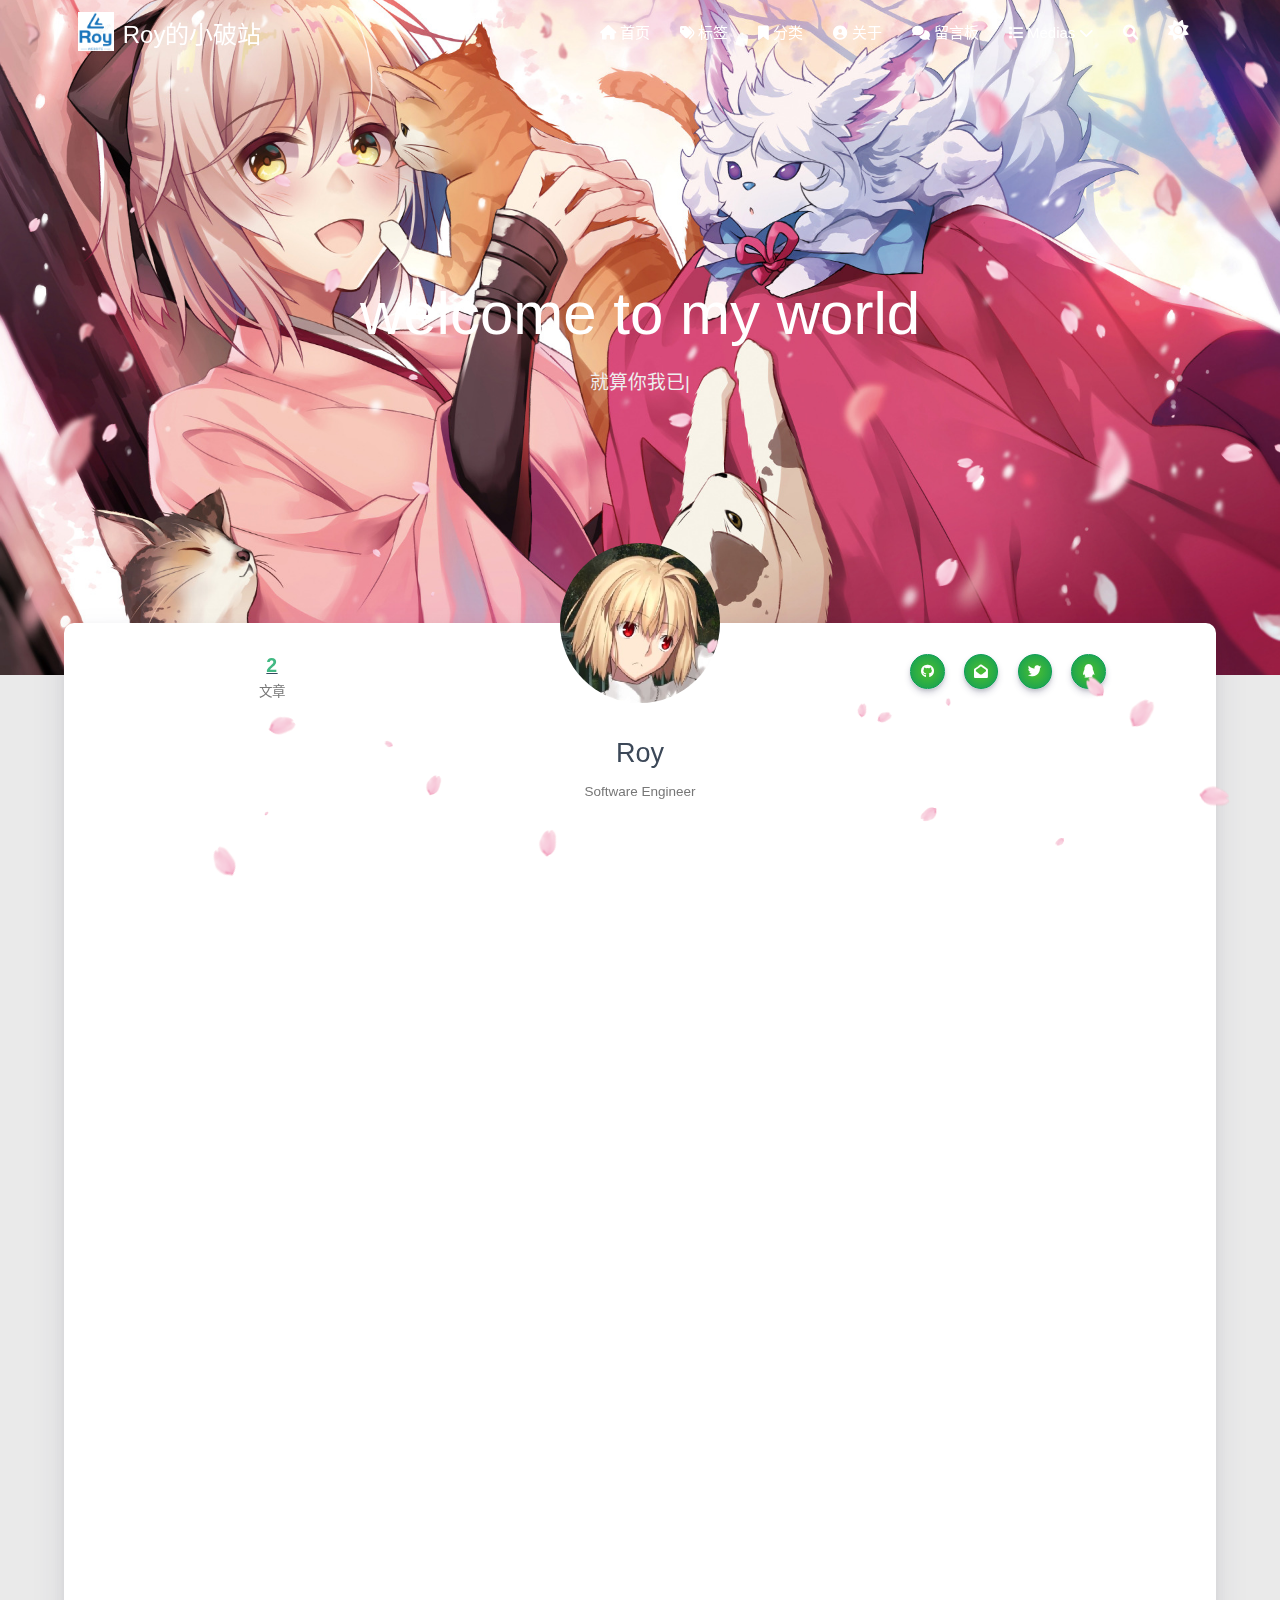
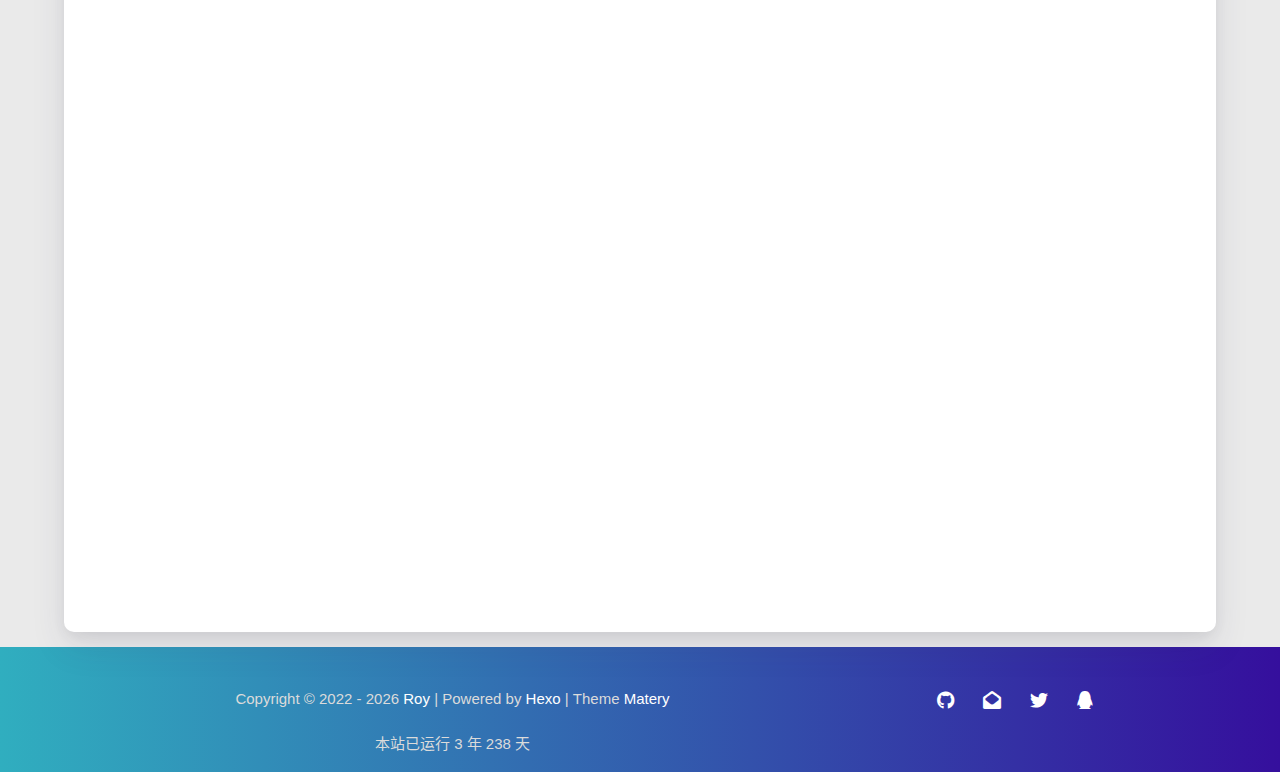
<file: about/index.html>
<!DOCTYPE HTML>
<html lang="zh-CN">


<head>
    <meta charset="utf-8">
    <meta name="keywords" content="关于, 博客,blog,Roy">
    <meta name="description" content="blog website of Roy">
    <meta http-equiv="X-UA-Compatible" content="IE=edge">
    <meta name="viewport" content="width=device-width, initial-scale=1.0, user-scalable=no">
    <meta name="renderer" content="webkit|ie-stand|ie-comp">
    <meta name="mobile-web-app-capable" content="yes">
    <meta name="format-detection" content="telephone=no">
    <meta name="apple-mobile-web-app-capable" content="yes">
    <meta name="apple-mobile-web-app-status-bar-style" content="black-translucent">
    <meta name="referrer" content="no-referrer-when-downgrade">
    <!-- Global site tag (gtag.js) - Google Analytics -->


    <title>关于 | Roy的小破站</title>
    <link rel="icon" type="image/png" href="/websiteLogo.png">
    
    <style>
        body{
            background-image: url(https://i.pximg.net/img-original/img/2022/12/09/21/30/38/103469931_p1.png);
            background-repeat:no-repeat;
            background-size: 100% 100%;
            background-attachment:fixed;
        }
    </style>



    <!-- bg-cover style     -->



<link rel="stylesheet" type="text/css" href="/libs/awesome/css/all.min.css">
<link rel="stylesheet" type="text/css" href="/libs/materialize/materialize.min.css">
<link rel="stylesheet" type="text/css" href="/libs/aos/aos.css">
<link rel="stylesheet" type="text/css" href="/libs/animate/animate.min.css">
<link rel="stylesheet" type="text/css" href="/libs/lightGallery/css/lightgallery.min.css">
<link rel="stylesheet" type="text/css" href="/css/matery.css">
<link rel="stylesheet" type="text/css" href="/css/my.css">
<link rel="stylesheet" type="text/css" href="/css/dark.css" media="none" onload="if(media!='all')media='all'">




    <link rel="stylesheet" href="/libs/tocbot/tocbot.css">
    <link rel="stylesheet" href="/css/post.css">




    
        <link rel="stylesheet" type="text/css" href="/css/reward.css">
    



    <script src="/libs/jquery/jquery-3.6.0.min.js"></script>

<meta name="generator" content="Hexo 6.3.0">
<style>.github-emoji { position: relative; display: inline-block; width: 1.2em; min-height: 1.2em; overflow: hidden; vertical-align: top; color: transparent; }  .github-emoji > span { position: relative; z-index: 10; }  .github-emoji img, .github-emoji .fancybox { margin: 0 !important; padding: 0 !important; border: none !important; outline: none !important; text-decoration: none !important; user-select: none !important; cursor: auto !important; }  .github-emoji img { height: 1.2em !important; width: 1.2em !important; position: absolute !important; left: 50% !important; top: 50% !important; transform: translate(-50%, -50%) !important; user-select: none !important; cursor: auto !important; } .github-emoji-fallback { color: inherit; } .github-emoji-fallback img { opacity: 0 !important; }</style>
</head>


<body>
    <header class="navbar-fixed">
    <nav id="headNav" class="bg-color nav-transparent">
        <div id="navContainer" class="nav-wrapper container">
            <div class="brand-logo">
                <a href="/" class="waves-effect waves-light">
                    
                    <img src="/medias/logo.png" class="logo-img" alt="LOGO">
                    
                    <span class="logo-span">Roy的小破站</span>
                </a>
            </div>
            

<a href="#" data-target="mobile-nav" class="sidenav-trigger button-collapse"><i class="fas fa-bars"></i></a>
<ul class="right nav-menu">
  
  <li class="hide-on-med-and-down nav-item">
    
    <a href="/" class="waves-effect waves-light">
      
      <i class="fas fa-home" style="zoom: 0.6;"></i>
      
      <span>首页</span>
    </a>
    
  </li>
  
  <li class="hide-on-med-and-down nav-item">
    
    <a href="/tags" class="waves-effect waves-light">
      
      <i class="fas fa-tags" style="zoom: 0.6;"></i>
      
      <span>标签</span>
    </a>
    
  </li>
  
  <li class="hide-on-med-and-down nav-item">
    
    <a href="/categories" class="waves-effect waves-light">
      
      <i class="fas fa-bookmark" style="zoom: 0.6;"></i>
      
      <span>分类</span>
    </a>
    
  </li>
  
  <li class="hide-on-med-and-down nav-item">
    
    <a href="/about" class="waves-effect waves-light">
      
      <i class="fas fa-user-circle" style="zoom: 0.6;"></i>
      
      <span>关于</span>
    </a>
    
  </li>
  
  <li class="hide-on-med-and-down nav-item">
    
    <a href="/contact" class="waves-effect waves-light">
      
      <i class="fas fa-comments" style="zoom: 0.6;"></i>
      
      <span>留言板</span>
    </a>
    
  </li>
  
  <li class="hide-on-med-and-down nav-item">
    
    <a href="" class="waves-effect waves-light">

      
      <i class="fas fa-list" style="zoom: 0.6;"></i>
      
      <span>Medias</span>
      <i class="fas fa-chevron-down" aria-hidden="true" style="zoom: 0.6;"></i>
    </a>
    <ul class="sub-nav menus_item_child ">
      
      <li>
        <a href="/musics">
          
          <i class="fas fa-music" style="margin-top: -20px; zoom: 0.6;"></i>
          
          <span>Musics</span>
        </a>
      </li>
      
      <li>
        <a href="/movies">
          
          <i class="fas fa-film" style="margin-top: -20px; zoom: 0.6;"></i>
          
          <span>Movies</span>
        </a>
      </li>
      
      <li>
        <a href="/books">
          
          <i class="fas fa-book" style="margin-top: -20px; zoom: 0.6;"></i>
          
          <span>Books</span>
        </a>
      </li>
      
      <li>
        <a href="/galleries">
          
          <i class="fas fa-image" style="margin-top: -20px; zoom: 0.6;"></i>
          
          <span>Galleries</span>
        </a>
      </li>
      
    </ul>
    
  </li>
  
  <li>
    <a href="#searchModal" class="modal-trigger waves-effect waves-light">
      <i id="searchIcon" class="fas fa-search" title="搜索" style="zoom: 0.85;"></i>
    </a>
  </li>
  <li>
    <a href="javascript:;" class="waves-effect waves-light" onclick="switchNightMode()" title="深色/浅色模式" >
      <i id="sum-moon-icon" class="fas fa-sun" style="zoom: 0.85;"></i>
    </a>
  </li>
</ul>


<div id="mobile-nav" class="side-nav sidenav">

    <div class="mobile-head bg-color">
        
        <img src="/medias/logo.png" class="logo-img circle responsive-img">
        
        <div class="logo-name">Roy的小破站</div>
        <div class="logo-desc">
            
            blog website of Roy
            
        </div>
    </div>

    <ul class="menu-list mobile-menu-list">
        
        <li class="m-nav-item">
	  
		<a href="/" class="waves-effect waves-light">
			
			    <i class="fa-fw fas fa-home"></i>
			
			首页
		</a>
          
        </li>
        
        <li class="m-nav-item">
	  
		<a href="/tags" class="waves-effect waves-light">
			
			    <i class="fa-fw fas fa-tags"></i>
			
			标签
		</a>
          
        </li>
        
        <li class="m-nav-item">
	  
		<a href="/categories" class="waves-effect waves-light">
			
			    <i class="fa-fw fas fa-bookmark"></i>
			
			分类
		</a>
          
        </li>
        
        <li class="m-nav-item">
	  
		<a href="/about" class="waves-effect waves-light">
			
			    <i class="fa-fw fas fa-user-circle"></i>
			
			关于
		</a>
          
        </li>
        
        <li class="m-nav-item">
	  
		<a href="/contact" class="waves-effect waves-light">
			
			    <i class="fa-fw fas fa-comments"></i>
			
			留言板
		</a>
          
        </li>
        
        <li class="m-nav-item">
	  
		<a href="javascript:;">
			
				<i class="fa-fw fas fa-list"></i>
			
			Medias
			<span class="m-icon"><i class="fas fa-chevron-right"></i></span>
		</a>
            <ul  style="background:  ;" >
              
                <li>

                  <a href="/musics " style="margin-left:75px">
				  
				   <i class="fa fas fa-music" style="position: absolute;left:50px" ></i>
			      
		          <span>Musics</span>
                  </a>
                </li>
              
                <li>

                  <a href="/movies " style="margin-left:75px">
				  
				   <i class="fa fas fa-film" style="position: absolute;left:50px" ></i>
			      
		          <span>Movies</span>
                  </a>
                </li>
              
                <li>

                  <a href="/books " style="margin-left:75px">
				  
				   <i class="fa fas fa-book" style="position: absolute;left:50px" ></i>
			      
		          <span>Books</span>
                  </a>
                </li>
              
                <li>

                  <a href="/galleries " style="margin-left:75px">
				  
				   <i class="fa fas fa-image" style="position: absolute;left:50px" ></i>
			      
		          <span>Galleries</span>
                  </a>
                </li>
              
            </ul>
          
        </li>
        
        
        <li><div class="divider"></div></li>
        <li>
            <a href="https://github.com/kleeper914/kleeper914.github.io" class="waves-effect waves-light" target="_blank">
                <i class="fab fa-github-square fa-fw"></i>Fork Me
            </a>
        </li>
        
    </ul>
</div>


        </div>

        
            <style>
    .nav-transparent .github-corner {
        display: none !important;
    }

    .github-corner {
        position: absolute;
        z-index: 10;
        top: 0;
        right: 0;
        border: 0;
        transform: scale(1.1);
    }

    .github-corner svg {
        color: #0f9d58;
        fill: #fff;
        height: 64px;
        width: 64px;
    }

    .github-corner:hover .octo-arm {
        animation: a 0.56s ease-in-out;
    }

    .github-corner .octo-arm {
        animation: none;
    }

    @keyframes a {
        0%,
        to {
            transform: rotate(0);
        }
        20%,
        60% {
            transform: rotate(-25deg);
        }
        40%,
        80% {
            transform: rotate(10deg);
        }
    }
</style>

<a href="https://github.com/kleeper914/kleeper914.github.io" class="github-corner tooltipped hide-on-med-and-down" target="_blank"
   data-tooltip="Fork Me" data-position="left" data-delay="50">
    <svg viewBox="0 0 250 250" aria-hidden="true">
        <path d="M0,0 L115,115 L130,115 L142,142 L250,250 L250,0 Z"></path>
        <path d="M128.3,109.0 C113.8,99.7 119.0,89.6 119.0,89.6 C122.0,82.7 120.5,78.6 120.5,78.6 C119.2,72.0 123.4,76.3 123.4,76.3 C127.3,80.9 125.5,87.3 125.5,87.3 C122.9,97.6 130.6,101.9 134.4,103.2"
              fill="currentColor" style="transform-origin: 130px 106px;" class="octo-arm"></path>
        <path d="M115.0,115.0 C114.9,115.1 118.7,116.5 119.8,115.4 L133.7,101.6 C136.9,99.2 139.9,98.4 142.2,98.6 C133.8,88.0 127.5,74.4 143.8,58.0 C148.5,53.4 154.0,51.2 159.7,51.0 C160.3,49.4 163.2,43.6 171.4,40.1 C171.4,40.1 176.1,42.5 178.8,56.2 C183.1,58.6 187.2,61.8 190.9,65.4 C194.5,69.0 197.7,73.2 200.1,77.6 C213.8,80.2 216.3,84.9 216.3,84.9 C212.7,93.1 206.9,96.0 205.4,96.6 C205.1,102.4 203.0,107.8 198.3,112.5 C181.9,128.9 168.3,122.5 157.7,114.1 C157.9,116.9 156.7,120.9 152.7,124.9 L141.0,136.5 C139.8,137.7 141.6,141.9 141.8,141.8 Z"
              fill="currentColor" class="octo-body"></path>
    </svg>
</a>
        
    </nav>

</header>

    <style type="text/css">
    /* don't remove. */
    .about-cover {
        height: 75vh;
    }
</style>

<div class="bg-cover pd-header about-cover">
    <div class="container">
    <div class="row">
    <div class="col s10 offset-s1 m8 offset-m2 l8 offset-l2">
        <div class="brand">
            <div class="title center-align">
                
                welcome to my world
                
            </div>

            <div class="description center-align">
                
                <span id="subtitle"></span>
                <script src="/libs/typed/typed.js"></script>
                <script>
                    var typed = new Typed("#subtitle", {
                        strings: [ 
                            
                                "就算你我已经长高",
                            
                                "依旧祈愿存在那些不曾改变的事物",
                            
                                "被那无趣的旧时面庞所激励",
                            
                                "现在依旧在歌唱啊",
                            
                        ],
                        startDelay: 300,
                        typeSpeed: 100,
                        loop: true,
                        backSpeed: 50,
                        showCursor: true
                    });
                </script>
                
            </div>
        </div>
    </div>
</div>


<script>
    // 每天切换 banner 图.  Switch banner image every day.
    var bannerUrl = "/medias/banner/" + new Date().getDay() + '.jpg';
    $('.bg-cover').css('background-image', 'url(' + bannerUrl + ')');
</script>


    </div>
</div>

<main class="content">

    <div id="aboutme" class="container about-container">
        <div class="card">
            <div class="card-content">
                <div class="row">
                    <div class="post-statis col l4 hide-on-med-and-down" data-aos="zoom-in-right">
                        
<div class="statis">
    <span class="count"><a href="/">2</a></span>
    <span class="name">文章</span>
</div>






                    </div>
                    <div class="col s12 m12 l4">
                        <div class="profile center-align">
                            <div class="avatar">
                                <img src="/medias/avatar.jpg" alt="Roy"
                                     class="circle responsive-img avatar-img">
                            </div>
                            <div class="author">
                                <div class="post-statis hide-on-large-only" data-aos="zoom-in-right">
                                    
<div class="statis">
    <span class="count"><a href="/">2</a></span>
    <span class="name">文章</span>
</div>






                                </div>
                                <div class="title">Roy</div>
                                <div class="career">Software Engineer</div>
                                <div class="social-link hide-on-large-only" data-aos="zoom-in-left">
                                    
    <a href="https://github.com/kleeper914" class="tooltipped" target="_blank" data-tooltip="访问我的GitHub" data-position="top" data-delay="50">
        <i class="fab fa-github"></i>
    </a>



    <a href="mailto:kleeperroy@gmail.com" class="tooltipped" target="_blank" data-tooltip="邮件联系我" data-position="top" data-delay="50">
        <i class="fas fa-envelope-open"></i>
    </a>





    <a href="https://twitter.com/KleeperRoy" class="tooltipped" target="_blank" data-tooltip="关注我的Twitter: https://twitter.com/KleeperRoy" data-position="top" data-delay="50">
        <i class="fab fa-twitter"></i>
    </a>



    <a href="tencent://AddContact/?fromId=50&fromSubId=1&subcmd=all&uin=845512161" class="tooltipped" target="_blank" data-tooltip="QQ联系我: 845512161" data-position="top" data-delay="50">
        <i class="fab fa-qq"></i>
    </a>








                                </div>
                            </div>
                        </div>
                    </div>
                    <div class="col l4 hide-on-med-and-down" data-aos="zoom-in-left">
                        <div class="social-link">
                            
    <a href="https://github.com/kleeper914" class="tooltipped" target="_blank" data-tooltip="访问我的GitHub" data-position="top" data-delay="50">
        <i class="fab fa-github"></i>
    </a>



    <a href="mailto:kleeperroy@gmail.com" class="tooltipped" target="_blank" data-tooltip="邮件联系我" data-position="top" data-delay="50">
        <i class="fas fa-envelope-open"></i>
    </a>





    <a href="https://twitter.com/KleeperRoy" class="tooltipped" target="_blank" data-tooltip="关注我的Twitter: https://twitter.com/KleeperRoy" data-position="top" data-delay="50">
        <i class="fab fa-twitter"></i>
    </a>



    <a href="tencent://AddContact/?fromId=50&fromSubId=1&subcmd=all&uin=845512161" class="tooltipped" target="_blank" data-tooltip="QQ联系我: 845512161" data-position="top" data-delay="50">
        <i class="fab fa-qq"></i>
    </a>








                        </div>
                    </div>
                </div>

                <div class="introduction center-align" data-aos="fade-up">If you wish to succeed, you should use persistence as your good friend, experience as your reference, prudence as your brother and hope as your sentry.</div>

                <style type="text/css">
    #posts-chart,
    #categories-chart,
    #tags-chart {
        width: 100%;
        height: 300px;
        margin: 0.5rem auto;
        padding: 0.5rem;
    }
</style>

<div id="postCharts" class="post-charts">
    <div class="title center-align" data-aos="zoom-in-up">
        <i class="far fa-bar-chart"></i>&nbsp;&nbsp;文章统计图
    </div>
    <div class="row">
        <div class="chart col s12 m6 l4" data-aos="zoom-in-up">
            <div id="posts-chart"></div>
        </div>

        <div class="chart col s12 m6 l4" data-aos="zoom-in-up">
            <div id="categories-chart"></div>
        </div>

        <div class="chart col s12 m6 l4" data-aos="zoom-in-up">
            <div id="tags-chart"></div>
        </div>
    </div>
</div>

<script type="text/javascript" src="/libs/echarts/echarts.min.js"></script>
<script>
    let postsChart = echarts.init(document.getElementById('posts-chart'));
    let categoriesChart = echarts.init(document.getElementById('categories-chart'));
    let tagsChart = echarts.init(document.getElementById('tags-chart'));

    

    let postsOption = {
        title: {
            text: '文章发布统计图',
            top: -5,
            x: 'center'
        },
        tooltip: {
            trigger: 'axis'
        },
        xAxis: {
            type: 'category',
            data: ["2022-04","2022-05","2022-06","2022-07","2022-08","2022-09","2022-10","2022-11","2022-12","2023-01","2023-02","2023-03","2023-04"]
        },
        yAxis: {
            type: 'value',
        },
        series: [
            {
                name: '文章篇数',
                type: 'line',
                color: ['#6772e5'],
                data: [0,0,0,0,0,0,0,0,1,0,0,0,1],
                markPoint: {
                    symbolSize: 45,
                    color: ['#fa755a','#3ecf8e','#82d3f4'],
                    data: [{
                        type: 'max',
                        itemStyle: {color: ['#3ecf8e']},
                        name: '最大值'
                    }, {
                        type: 'min',
                        itemStyle: {color: ['#fa755a']},
                        name: '最小值'
                    }]
                },
                markLine: {
                    itemStyle: {color: ['#ab47bc']},
                    data: [
                        {type: 'average', name: '平均值'}
                    ]
                }
            }
        ]
    };

    

    let categoriesOption = {
        title: {
            text: '文章分类统计图',
            top: -4,
            x: 'center'
        },
        tooltip: {
            trigger: 'item',
            formatter: "{a} <br/>{b} : {c} ({d}%)"
        },
        series: [
            {
                name: '分类',
                type: 'pie',
                radius: '50%',
                color: ['#6772e5', '#ff9e0f', '#fa755a', '#3ecf8e', '#82d3f4', '#ab47bc', '#525f7f', '#f51c47', '#26A69A'],
                data: [],
                itemStyle: {
                    emphasis: {
                        shadowBlur: 10,
                        shadowOffsetX: 0,
                        shadowColor: 'rgba(0, 0, 0, 0.5)'
                    }
                }
            }
        ]
    };

    

    let tagsOption = {
        title: {
            text: 'TOP10 标签统计图',
            top: -5,
            x: 'center'
        },
        tooltip: {},
        xAxis: [
            {
                type: 'category',
                data: []
            }
        ],
        yAxis: [
            {
                type: 'value'
            }
        ],
        series: [
            {
                type: 'bar',
                color: ['#82d3f4'],
                barWidth : 18,
                data: [],
                markPoint: {
                    symbolSize: 45,
                    data: [{
                        type: 'max',
                        itemStyle: {color: ['#3ecf8e']},
                        name: '最大值'
                    }, {
                        type: 'min',
                        itemStyle: {color: ['#fa755a']},
                        name: '最小值'
                    }],
                },
                markLine: {
                    itemStyle: {color: ['#ab47bc']},
                    data: [
                        {type: 'average', name: '平均值'}
                    ]
                }
            }
        ]
    };

    // render the charts
    postsChart.setOption(postsOption);
    categoriesChart.setOption(categoriesOption);
    tagsChart.setOption(tagsOption);
</script>


                

                
                
<div class="my-skills">
    <div class="title center-align" data-aos="zoom-in-up">
        <i class="fas fa-wrench"></i>&nbsp;&nbsp;我的技能
    </div>
    <div class="row">
        
        
        
        <div class="col s12 m6 l6" data-aos="fade-up">
            <div class="skillbar">
                <div class="skillbar-title"
                     style="background: linear-gradient(to right, #FF0066 0%, #FF00CC 100%); width: 20%">
                    <span>c/c++</span>
                </div>
                <div class="skill-bar-percent">20%</div>
            </div>
        </div>
        
        
        <div class="col s12 m6 l6" data-aos="fade-up">
            <div class="skillbar">
                <div class="skillbar-title"
                     style="background: linear-gradient(to right, #9900FF 0%, #CC66FF 100%); width: 10%">
                    <span>JavaScript</span>
                </div>
                <div class="skill-bar-percent">10%</div>
            </div>
        </div>
        
        
        <div class="col s12 m6 l6" data-aos="fade-up">
            <div class="skillbar">
                <div class="skillbar-title"
                     style="background: linear-gradient(to right, #2196F3 0%, #42A5F5 100%); width: 20%">
                    <span>HTML5</span>
                </div>
                <div class="skill-bar-percent">20%</div>
            </div>
        </div>
        
        
        <div class="col s12 m6 l6" data-aos="fade-up">
            <div class="skillbar">
                <div class="skillbar-title"
                     style="background: linear-gradient(to right, #00BCD4 0%, #80DEEA 100%); width: 10%">
                    <span>CSS</span>
                </div>
                <div class="skill-bar-percent">10%</div>
            </div>
        </div>
        
        
        <div class="col s12 m6 l6" data-aos="fade-up">
            <div class="skillbar">
                <div class="skillbar-title"
                     style="background: linear-gradient(to right, #4CAF50 0%, #81C784 100%); width: 0%">
                    <span>SQL</span>
                </div>
                <div class="skill-bar-percent">0%</div>
            </div>
        </div>
        
        
        <div class="col s12 m6 l6" data-aos="fade-up">
            <div class="skillbar">
                <div class="skillbar-title"
                     style="background: linear-gradient(to right, #FFEB3B 0%, #FFF176 100%); width: 0%">
                    <span>programming</span>
                </div>
                <div class="skill-bar-percent">0%</div>
            </div>
        </div>
        
        
    </div>

    

    
    <div class="other-skills chip-container" data-aos="zoom-in-up">
        <div class="sub-title center-align"><i class="fa fa-book"></i>&nbsp;&nbsp;其他技能</div>
        <div class="tag-chips center-align">
            
        </div>
    </div>
    

</div>

                

                
                
<div id="myGallery" class="my-gallery">
    <div class="title center-align" data-aos="zoom-in-up">
        <i class="far fa-image"></i>&nbsp;&nbsp;相册
    </div>
    <div class="row">
        
        
        <div class="photo col s12 m6 l4" data-aos="fade-up">
            <div class="img-item" data-src="/medias/featureimages/0.jpg">
                <img src="/medias/featureimages/0.jpg" class="responsive-img">
            </div>
        </div>
        
        <div class="photo col s12 m6 l4" data-aos="fade-up">
            <div class="img-item" data-src="/medias/featureimages/1.jpg">
                <img src="/medias/featureimages/1.jpg" class="responsive-img">
            </div>
        </div>
        
        <div class="photo col s12 m6 l4" data-aos="fade-up">
            <div class="img-item" data-src="/medias/featureimages/2.jpg">
                <img src="/medias/featureimages/2.jpg" class="responsive-img">
            </div>
        </div>
        
        
    </div>
</div>

<script>
    $(function () {
        let animateClass = 'animated pulse';
        $('#myGallery .photo').hover(function () {
            $(this).addClass(animateClass);
        }, function () {
            $(this).removeClass(animateClass);
        });
    });
</script>

                
                
                
                
            </div>
        </div>
    </div>
</main>


    <footer class="page-footer bg-color">
    
        <link rel="stylesheet" href="/libs/aplayer/APlayer.min.css">
<style>
    .aplayer .aplayer-lrc p {
        
        font-size: 12px;
        font-weight: 700;
        line-height: 16px !important;
    }

    .aplayer .aplayer-lrc p.aplayer-lrc-current {
        
        font-size: 15px;
        color: #42b983;
    }

    
    .aplayer.aplayer-fixed.aplayer-narrow .aplayer-body {
        left: -66px !important;
    }

    .aplayer.aplayer-fixed.aplayer-narrow .aplayer-body:hover {
        left: 0px !important;
    }

    
</style>
<div class="">
    
    <div class="row">
        <meting-js class="col l8 offset-l2 m10 offset-m1 s12"
                   server="netease"
                   type="song"
                   id="512376195"
                   fixed='true'
                   autoplay='true'
                   theme='#42b983'
                   loop='all'
                   order='random'
                   preload='auto'
                   volume='0.5'
                   list-folded='true'
        >
        </meting-js>
    </div>
</div>

<script src="/libs/aplayer/APlayer.min.js"></script>
<script src="/libs/aplayer/Meting.min.js"></script>

    

    <div class="container row center-align"
         style="margin-bottom: 15px !important;">
        <div class="col s12 m8 l8 copy-right">
            Copyright&nbsp;&copy;
            
                <span id="year">2022-2023</span>
            
            <a href="/about" target="_blank">Roy</a>
            |&nbsp;Powered by&nbsp;<a href="https://hexo.io/" target="_blank">Hexo</a>
            |&nbsp;Theme&nbsp;<a href="https://github.com/blinkfox/hexo-theme-matery" target="_blank">Matery</a>
            <br>
            
            
            
            
            
            <br>

            <!-- 运行天数提醒. -->
            
                <span id="sitetime"> Loading ...</span>
                <script>
                    var calcSiteTime = function () {
                        var seconds = 1000;
                        var minutes = seconds * 60;
                        var hours = minutes * 60;
                        var days = hours * 24;
                        var years = days * 365;
                        var today = new Date();
                        var startYear = "2022";
                        var startMonth = "12";
                        var startDate = "1";
                        var startHour = "2";
                        var startMinute = "20";
                        var startSecond = "2";
                        var todayYear = today.getFullYear();
                        var todayMonth = today.getMonth() + 1;
                        var todayDate = today.getDate();
                        var todayHour = today.getHours();
                        var todayMinute = today.getMinutes();
                        var todaySecond = today.getSeconds();
                        var t1 = Date.UTC(startYear, startMonth, startDate, startHour, startMinute, startSecond);
                        var t2 = Date.UTC(todayYear, todayMonth, todayDate, todayHour, todayMinute, todaySecond);
                        var diff = t2 - t1;
                        var diffYears = Math.floor(diff / years);
                        var diffDays = Math.floor((diff / days) - diffYears * 365);

                        // 区分是否有年份.
                        var language = 'zh-CN';
                        if (startYear === String(todayYear)) {
                            document.getElementById("year").innerHTML = todayYear;
                            var daysTip = 'This site has been running for ' + diffDays + ' days';
                            if (language === 'zh-CN') {
                                daysTip = '本站已运行 ' + diffDays + ' 天';
                            } else if (language === 'zh-HK') {
                                daysTip = '本站已運行 ' + diffDays + ' 天';
                            }
                            document.getElementById("sitetime").innerHTML = daysTip;
                        } else {
                            document.getElementById("year").innerHTML = startYear + " - " + todayYear;
                            var yearsAndDaysTip = 'This site has been running for ' + diffYears + ' years and '
                                + diffDays + ' days';
                            if (language === 'zh-CN') {
                                yearsAndDaysTip = '本站已运行 ' + diffYears + ' 年 ' + diffDays + ' 天';
                            } else if (language === 'zh-HK') {
                                yearsAndDaysTip = '本站已運行 ' + diffYears + ' 年 ' + diffDays + ' 天';
                            }
                            document.getElementById("sitetime").innerHTML = yearsAndDaysTip;
                        }
                    }

                    calcSiteTime();
                </script>
            
            <br>
            
        </div>
        <div class="col s12 m4 l4 social-link ">
    <a href="https://github.com/kleeper914" class="tooltipped" target="_blank" data-tooltip="访问我的GitHub" data-position="top" data-delay="50">
        <i class="fab fa-github"></i>
    </a>



    <a href="mailto:kleeperroy@gmail.com" class="tooltipped" target="_blank" data-tooltip="邮件联系我" data-position="top" data-delay="50">
        <i class="fas fa-envelope-open"></i>
    </a>





    <a href="https://twitter.com/KleeperRoy" class="tooltipped" target="_blank" data-tooltip="关注我的Twitter: https://twitter.com/KleeperRoy" data-position="top" data-delay="50">
        <i class="fab fa-twitter"></i>
    </a>



    <a href="tencent://AddContact/?fromId=50&fromSubId=1&subcmd=all&uin=845512161" class="tooltipped" target="_blank" data-tooltip="QQ联系我: 845512161" data-position="top" data-delay="50">
        <i class="fab fa-qq"></i>
    </a>







</div>
    </div>
</footer>

<div class="progress-bar"></div>


    <!-- 搜索遮罩框 -->
<div id="searchModal" class="modal">
    <div class="modal-content">
        <div class="search-header">
            <span class="title"><i class="fas fa-search"></i>&nbsp;&nbsp;搜索</span>
            <input type="search" id="searchInput" name="s" placeholder="请输入搜索的关键字"
                   class="search-input">
        </div>
        <div id="searchResult"></div>
    </div>
</div>

<script type="text/javascript">
$(function () {
    var searchFunc = function (path, search_id, content_id) {
        'use strict';
        $.ajax({
            url: path,
            dataType: "xml",
            success: function (xmlResponse) {
                // get the contents from search data
                var datas = $("entry", xmlResponse).map(function () {
                    return {
                        title: $("title", this).text(),
                        content: $("content", this).text(),
                        url: $("url", this).text()
                    };
                }).get();
                var $input = document.getElementById(search_id);
                var $resultContent = document.getElementById(content_id);
                $input.addEventListener('input', function () {
                    var str = '<ul class=\"search-result-list\">';
                    var keywords = this.value.trim().toLowerCase().split(/[\s\-]+/);
                    $resultContent.innerHTML = "";
                    if (this.value.trim().length <= 0) {
                        return;
                    }
                    // perform local searching
                    datas.forEach(function (data) {
                        var isMatch = true;
                        var data_title = data.title.trim().toLowerCase();
                        var data_content = data.content.trim().replace(/<[^>]+>/g, "").toLowerCase();
                        var data_url = data.url;
                        data_url = data_url.indexOf('/') === 0 ? data.url : '/' + data_url;
                        var index_title = -1;
                        var index_content = -1;
                        var first_occur = -1;
                        // only match artiles with not empty titles and contents
                        if (data_title !== '' && data_content !== '') {
                            keywords.forEach(function (keyword, i) {
                                index_title = data_title.indexOf(keyword);
                                index_content = data_content.indexOf(keyword);
                                if (index_title < 0 && index_content < 0) {
                                    isMatch = false;
                                } else {
                                    if (index_content < 0) {
                                        index_content = 0;
                                    }
                                    if (i === 0) {
                                        first_occur = index_content;
                                    }
                                }
                            });
                        }
                        // show search results
                        if (isMatch) {
                            str += "<li><a href='" + data_url + "' class='search-result-title'>" + data_title + "</a>";
                            var content = data.content.trim().replace(/<[^>]+>/g, "");
                            if (first_occur >= 0) {
                                // cut out 100 characters
                                var start = first_occur - 20;
                                var end = first_occur + 80;
                                if (start < 0) {
                                    start = 0;
                                }
                                if (start === 0) {
                                    end = 100;
                                }
                                if (end > content.length) {
                                    end = content.length;
                                }
                                var match_content = content.substr(start, end);
                                // highlight all keywords
                                keywords.forEach(function (keyword) {
                                    var regS = new RegExp(keyword, "gi");
                                    match_content = match_content.replace(regS, "<em class=\"search-keyword\">" + keyword + "</em>");
                                });

                                str += "<p class=\"search-result\">" + match_content + "...</p>"
                            }
                            str += "</li>";
                        }
                    });
                    str += "</ul>";
                    $resultContent.innerHTML = str;
                });
            }
        });
    };

    searchFunc('/search.xml', 'searchInput', 'searchResult');
});
</script>

    <!-- 白天和黑夜主题 -->
<div class="stars-con">
    <div id="stars"></div>
    <div id="stars2"></div>
    <div id="stars3"></div>  
</div>

<script>
    function switchNightMode() {
        $('<div class="Cuteen_DarkSky"><div class="Cuteen_DarkPlanet"></div></div>').appendTo($('body')),
        setTimeout(function () {
            $('body').hasClass('DarkMode') 
            ? ($('body').removeClass('DarkMode'), localStorage.setItem('isDark', '0'), $('#sum-moon-icon').removeClass("fa-sun").addClass('fa-moon')) 
            : ($('body').addClass('DarkMode'), localStorage.setItem('isDark', '1'), $('#sum-moon-icon').addClass("fa-sun").removeClass('fa-moon')),
            
            setTimeout(function () {
            $('.Cuteen_DarkSky').fadeOut(1e3, function () {
                $(this).remove()
            })
            }, 2e3)
        })
    }
</script>

    <!-- 回到顶部按钮 -->
<div id="backTop" class="top-scroll">
    <a class="btn-floating btn-large waves-effect waves-light" href="#!">
        <i class="fas fa-arrow-up"></i>
    </a>
</div>


    <script src="/libs/materialize/materialize.min.js"></script>
    <script src="/libs/masonry/masonry.pkgd.min.js"></script>
    <script src="/libs/aos/aos.js"></script>
    <script src="/libs/scrollprogress/scrollProgress.min.js"></script>
    <script src="/libs/lightGallery/js/lightgallery-all.min.js"></script>
    <script src="/js/matery.js"></script>

    

    
        
        <script type="text/javascript">
            // 只在桌面版网页启用特效
            var windowWidth = $(window).width();
            if (windowWidth > 768) {
                document.write('<script type="text/javascript" src="/libs/others/sakura.js"><\/script>');
            }
        </script>
    

    <!-- 雪花特效 -->
    

    <!-- 鼠标星星特效 -->
    

     
        <script src="https://ssl.captcha.qq.com/TCaptcha.js"></script>
        <script src="/libs/others/TencentCaptcha.js"></script>
        <button id="TencentCaptcha" data-appid="xxxxxxxxxx" data-cbfn="callback" type="button" hidden></button>
    

    <!-- Baidu Analytics -->

    <!-- Baidu Push -->

<script>
    (function () {
        var bp = document.createElement('script');
        var curProtocol = window.location.protocol.split(':')[0];
        if (curProtocol === 'https') {
            bp.src = 'https://zz.bdstatic.com/linksubmit/push.js';
        } else {
            bp.src = 'http://push.zhanzhang.baidu.com/push.js';
        }
        var s = document.getElementsByTagName("script")[0];
        s.parentNode.insertBefore(bp, s);
    })();
</script>

    
    <script src="/libs/others/clicklove.js" async="async"></script>
    
    

    

    

    <!--腾讯兔小巢-->
    
    

    

    

    
    <script src="/libs/instantpage/instantpage.js" type="module"></script>
    

</body>

</html>
</file>
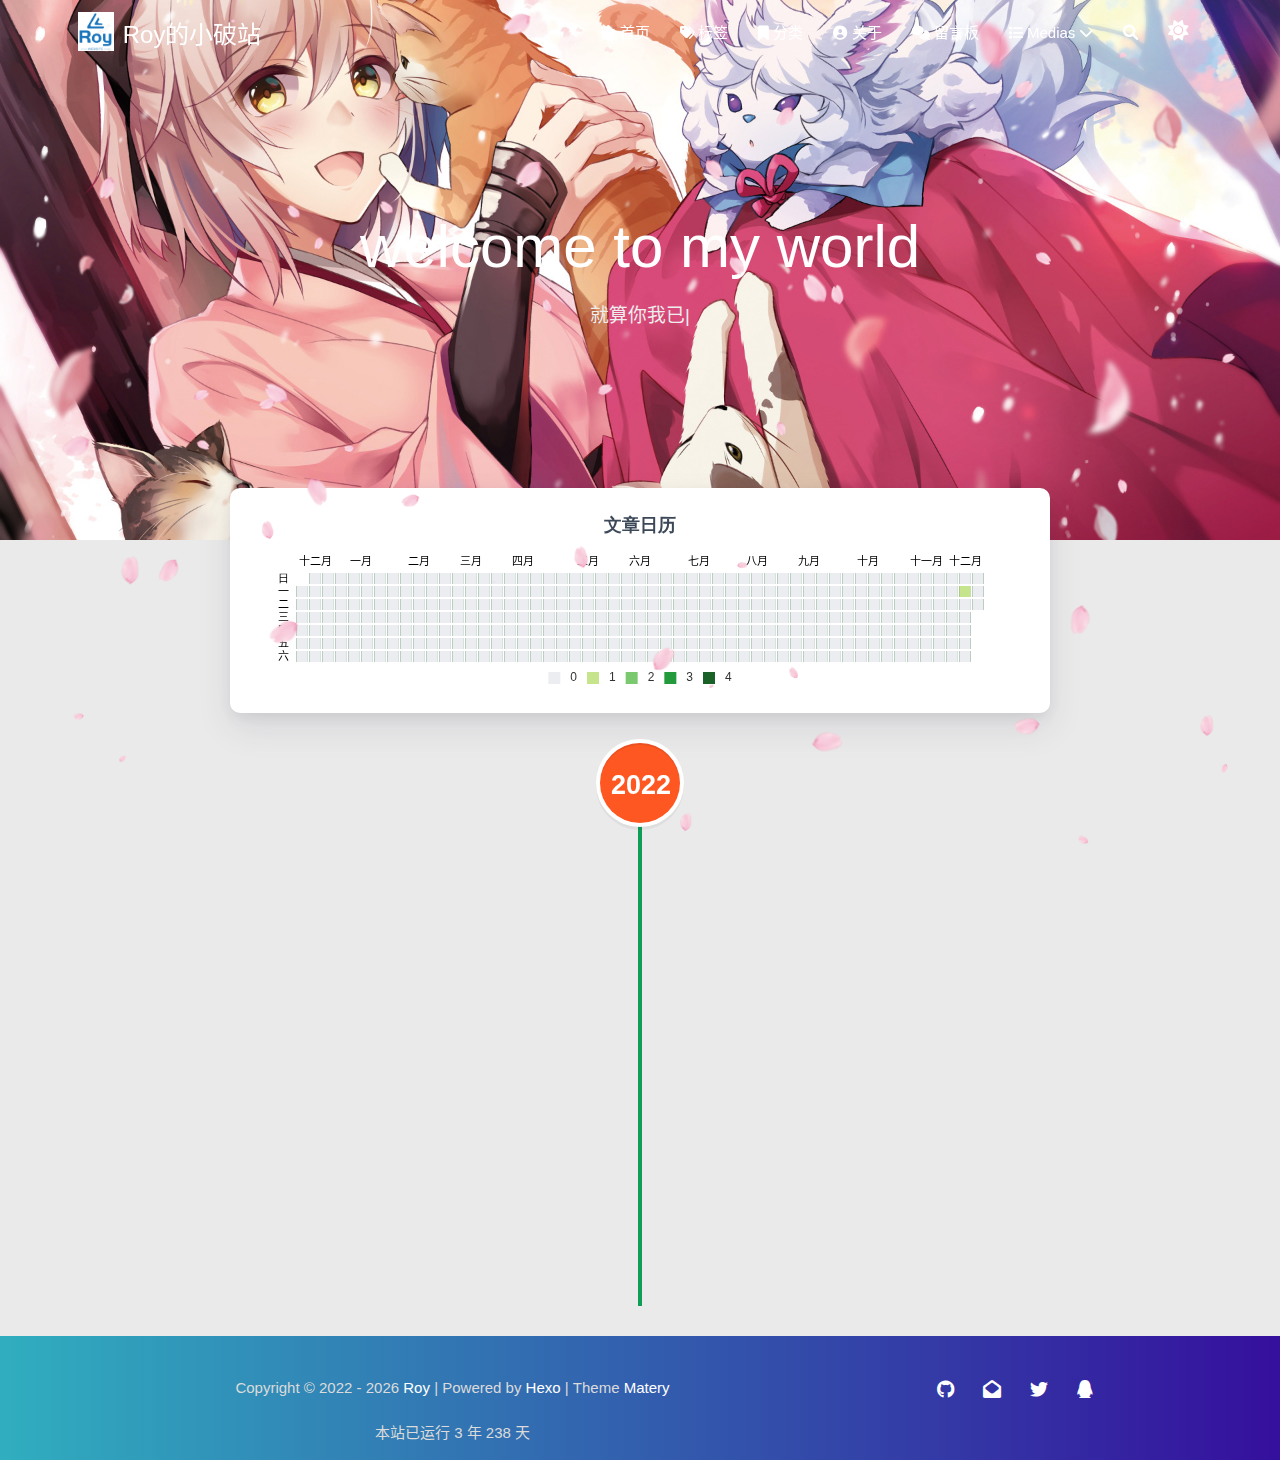
<file: archives/index.html>
<!DOCTYPE HTML>
<html lang="zh-CN">


<head>
    <meta charset="utf-8">
    <meta name="keywords" content="归档, 博客,blog,Roy">
    <meta name="description" content="blog website of Roy">
    <meta http-equiv="X-UA-Compatible" content="IE=edge">
    <meta name="viewport" content="width=device-width, initial-scale=1.0, user-scalable=no">
    <meta name="renderer" content="webkit|ie-stand|ie-comp">
    <meta name="mobile-web-app-capable" content="yes">
    <meta name="format-detection" content="telephone=no">
    <meta name="apple-mobile-web-app-capable" content="yes">
    <meta name="apple-mobile-web-app-status-bar-style" content="black-translucent">
    <meta name="referrer" content="no-referrer-when-downgrade">
    <!-- Global site tag (gtag.js) - Google Analytics -->


    <title>归档 | Roy的小破站</title>
    <link rel="icon" type="image/png" href="/websiteLogo.png">
    
    <style>
        body{
            background-image: url(https://i.pximg.net/img-original/img/2022/12/09/21/30/38/103469931_p1.png);
            background-repeat:no-repeat;
            background-size: 100% 100%;
            background-attachment:fixed;
        }
    </style>



    <!-- bg-cover style     -->



<link rel="stylesheet" type="text/css" href="/libs/awesome/css/all.min.css">
<link rel="stylesheet" type="text/css" href="/libs/materialize/materialize.min.css">
<link rel="stylesheet" type="text/css" href="/libs/aos/aos.css">
<link rel="stylesheet" type="text/css" href="/libs/animate/animate.min.css">
<link rel="stylesheet" type="text/css" href="/libs/lightGallery/css/lightgallery.min.css">
<link rel="stylesheet" type="text/css" href="/css/matery.css">
<link rel="stylesheet" type="text/css" href="/css/my.css">
<link rel="stylesheet" type="text/css" href="/css/dark.css" media="none" onload="if(media!='all')media='all'">




    <link rel="stylesheet" href="/libs/tocbot/tocbot.css">
    <link rel="stylesheet" href="/css/post.css">




    
        <link rel="stylesheet" type="text/css" href="/css/reward.css">
    



    <script src="/libs/jquery/jquery-3.6.0.min.js"></script>

<meta name="generator" content="Hexo 6.3.0">
<style>.github-emoji { position: relative; display: inline-block; width: 1.2em; min-height: 1.2em; overflow: hidden; vertical-align: top; color: transparent; }  .github-emoji > span { position: relative; z-index: 10; }  .github-emoji img, .github-emoji .fancybox { margin: 0 !important; padding: 0 !important; border: none !important; outline: none !important; text-decoration: none !important; user-select: none !important; cursor: auto !important; }  .github-emoji img { height: 1.2em !important; width: 1.2em !important; position: absolute !important; left: 50% !important; top: 50% !important; transform: translate(-50%, -50%) !important; user-select: none !important; cursor: auto !important; } .github-emoji-fallback { color: inherit; } .github-emoji-fallback img { opacity: 0 !important; }</style>
</head>


<body>
    <header class="navbar-fixed">
    <nav id="headNav" class="bg-color nav-transparent">
        <div id="navContainer" class="nav-wrapper container">
            <div class="brand-logo">
                <a href="/" class="waves-effect waves-light">
                    
                    <img src="/medias/logo.png" class="logo-img" alt="LOGO">
                    
                    <span class="logo-span">Roy的小破站</span>
                </a>
            </div>
            

<a href="#" data-target="mobile-nav" class="sidenav-trigger button-collapse"><i class="fas fa-bars"></i></a>
<ul class="right nav-menu">
  
  <li class="hide-on-med-and-down nav-item">
    
    <a href="/" class="waves-effect waves-light">
      
      <i class="fas fa-home" style="zoom: 0.6;"></i>
      
      <span>首页</span>
    </a>
    
  </li>
  
  <li class="hide-on-med-and-down nav-item">
    
    <a href="/tags" class="waves-effect waves-light">
      
      <i class="fas fa-tags" style="zoom: 0.6;"></i>
      
      <span>标签</span>
    </a>
    
  </li>
  
  <li class="hide-on-med-and-down nav-item">
    
    <a href="/categories" class="waves-effect waves-light">
      
      <i class="fas fa-bookmark" style="zoom: 0.6;"></i>
      
      <span>分类</span>
    </a>
    
  </li>
  
  <li class="hide-on-med-and-down nav-item">
    
    <a href="/about" class="waves-effect waves-light">
      
      <i class="fas fa-user-circle" style="zoom: 0.6;"></i>
      
      <span>关于</span>
    </a>
    
  </li>
  
  <li class="hide-on-med-and-down nav-item">
    
    <a href="/contact" class="waves-effect waves-light">
      
      <i class="fas fa-comments" style="zoom: 0.6;"></i>
      
      <span>留言板</span>
    </a>
    
  </li>
  
  <li class="hide-on-med-and-down nav-item">
    
    <a href="" class="waves-effect waves-light">

      
      <i class="fas fa-list" style="zoom: 0.6;"></i>
      
      <span>Medias</span>
      <i class="fas fa-chevron-down" aria-hidden="true" style="zoom: 0.6;"></i>
    </a>
    <ul class="sub-nav menus_item_child ">
      
      <li>
        <a href="/musics">
          
          <i class="fas fa-music" style="margin-top: -20px; zoom: 0.6;"></i>
          
          <span>Musics</span>
        </a>
      </li>
      
      <li>
        <a href="/movies">
          
          <i class="fas fa-film" style="margin-top: -20px; zoom: 0.6;"></i>
          
          <span>Movies</span>
        </a>
      </li>
      
      <li>
        <a href="/books">
          
          <i class="fas fa-book" style="margin-top: -20px; zoom: 0.6;"></i>
          
          <span>Books</span>
        </a>
      </li>
      
      <li>
        <a href="/galleries">
          
          <i class="fas fa-image" style="margin-top: -20px; zoom: 0.6;"></i>
          
          <span>Galleries</span>
        </a>
      </li>
      
    </ul>
    
  </li>
  
  <li>
    <a href="#searchModal" class="modal-trigger waves-effect waves-light">
      <i id="searchIcon" class="fas fa-search" title="搜索" style="zoom: 0.85;"></i>
    </a>
  </li>
  <li>
    <a href="javascript:;" class="waves-effect waves-light" onclick="switchNightMode()" title="深色/浅色模式" >
      <i id="sum-moon-icon" class="fas fa-sun" style="zoom: 0.85;"></i>
    </a>
  </li>
</ul>


<div id="mobile-nav" class="side-nav sidenav">

    <div class="mobile-head bg-color">
        
        <img src="/medias/logo.png" class="logo-img circle responsive-img">
        
        <div class="logo-name">Roy的小破站</div>
        <div class="logo-desc">
            
            blog website of Roy
            
        </div>
    </div>

    <ul class="menu-list mobile-menu-list">
        
        <li class="m-nav-item">
	  
		<a href="/" class="waves-effect waves-light">
			
			    <i class="fa-fw fas fa-home"></i>
			
			首页
		</a>
          
        </li>
        
        <li class="m-nav-item">
	  
		<a href="/tags" class="waves-effect waves-light">
			
			    <i class="fa-fw fas fa-tags"></i>
			
			标签
		</a>
          
        </li>
        
        <li class="m-nav-item">
	  
		<a href="/categories" class="waves-effect waves-light">
			
			    <i class="fa-fw fas fa-bookmark"></i>
			
			分类
		</a>
          
        </li>
        
        <li class="m-nav-item">
	  
		<a href="/about" class="waves-effect waves-light">
			
			    <i class="fa-fw fas fa-user-circle"></i>
			
			关于
		</a>
          
        </li>
        
        <li class="m-nav-item">
	  
		<a href="/contact" class="waves-effect waves-light">
			
			    <i class="fa-fw fas fa-comments"></i>
			
			留言板
		</a>
          
        </li>
        
        <li class="m-nav-item">
	  
		<a href="javascript:;">
			
				<i class="fa-fw fas fa-list"></i>
			
			Medias
			<span class="m-icon"><i class="fas fa-chevron-right"></i></span>
		</a>
            <ul  style="background:  ;" >
              
                <li>

                  <a href="/musics " style="margin-left:75px">
				  
				   <i class="fa fas fa-music" style="position: absolute;left:50px" ></i>
			      
		          <span>Musics</span>
                  </a>
                </li>
              
                <li>

                  <a href="/movies " style="margin-left:75px">
				  
				   <i class="fa fas fa-film" style="position: absolute;left:50px" ></i>
			      
		          <span>Movies</span>
                  </a>
                </li>
              
                <li>

                  <a href="/books " style="margin-left:75px">
				  
				   <i class="fa fas fa-book" style="position: absolute;left:50px" ></i>
			      
		          <span>Books</span>
                  </a>
                </li>
              
                <li>

                  <a href="/galleries " style="margin-left:75px">
				  
				   <i class="fa fas fa-image" style="position: absolute;left:50px" ></i>
			      
		          <span>Galleries</span>
                  </a>
                </li>
              
            </ul>
          
        </li>
        
        
        <li><div class="divider"></div></li>
        <li>
            <a href="https://github.com/kleeper914/kleeper914.github.io" class="waves-effect waves-light" target="_blank">
                <i class="fab fa-github-square fa-fw"></i>Fork Me
            </a>
        </li>
        
    </ul>
</div>


        </div>

        
            <style>
    .nav-transparent .github-corner {
        display: none !important;
    }

    .github-corner {
        position: absolute;
        z-index: 10;
        top: 0;
        right: 0;
        border: 0;
        transform: scale(1.1);
    }

    .github-corner svg {
        color: #0f9d58;
        fill: #fff;
        height: 64px;
        width: 64px;
    }

    .github-corner:hover .octo-arm {
        animation: a 0.56s ease-in-out;
    }

    .github-corner .octo-arm {
        animation: none;
    }

    @keyframes a {
        0%,
        to {
            transform: rotate(0);
        }
        20%,
        60% {
            transform: rotate(-25deg);
        }
        40%,
        80% {
            transform: rotate(10deg);
        }
    }
</style>

<a href="https://github.com/kleeper914/kleeper914.github.io" class="github-corner tooltipped hide-on-med-and-down" target="_blank"
   data-tooltip="Fork Me" data-position="left" data-delay="50">
    <svg viewBox="0 0 250 250" aria-hidden="true">
        <path d="M0,0 L115,115 L130,115 L142,142 L250,250 L250,0 Z"></path>
        <path d="M128.3,109.0 C113.8,99.7 119.0,89.6 119.0,89.6 C122.0,82.7 120.5,78.6 120.5,78.6 C119.2,72.0 123.4,76.3 123.4,76.3 C127.3,80.9 125.5,87.3 125.5,87.3 C122.9,97.6 130.6,101.9 134.4,103.2"
              fill="currentColor" style="transform-origin: 130px 106px;" class="octo-arm"></path>
        <path d="M115.0,115.0 C114.9,115.1 118.7,116.5 119.8,115.4 L133.7,101.6 C136.9,99.2 139.9,98.4 142.2,98.6 C133.8,88.0 127.5,74.4 143.8,58.0 C148.5,53.4 154.0,51.2 159.7,51.0 C160.3,49.4 163.2,43.6 171.4,40.1 C171.4,40.1 176.1,42.5 178.8,56.2 C183.1,58.6 187.2,61.8 190.9,65.4 C194.5,69.0 197.7,73.2 200.1,77.6 C213.8,80.2 216.3,84.9 216.3,84.9 C212.7,93.1 206.9,96.0 205.4,96.6 C205.1,102.4 203.0,107.8 198.3,112.5 C181.9,128.9 168.3,122.5 157.7,114.1 C157.9,116.9 156.7,120.9 152.7,124.9 L141.0,136.5 C139.8,137.7 141.6,141.9 141.8,141.8 Z"
              fill="currentColor" class="octo-body"></path>
    </svg>
</a>
        
    </nav>

</header>

    <div class="bg-cover pd-header about-cover">
    <div class="container">
    <div class="row">
    <div class="col s10 offset-s1 m8 offset-m2 l8 offset-l2">
        <div class="brand">
            <div class="title center-align">
                
                welcome to my world
                
            </div>

            <div class="description center-align">
                
                <span id="subtitle"></span>
                <script src="/libs/typed/typed.js"></script>
                <script>
                    var typed = new Typed("#subtitle", {
                        strings: [ 
                            
                                "就算你我已经长高",
                            
                                "依旧祈愿存在那些不曾改变的事物",
                            
                                "被那无趣的旧时面庞所激励",
                            
                                "现在依旧在歌唱啊",
                            
                        ],
                        startDelay: 300,
                        typeSpeed: 100,
                        loop: true,
                        backSpeed: 50,
                        showCursor: true
                    });
                </script>
                
            </div>
        </div>
    </div>
</div>


<script>
    // 每天切换 banner 图.  Switch banner image every day.
    var bannerUrl = "/medias/banner/" + new Date().getDay() + '.jpg';
    $('.bg-cover').css('background-image', 'url(' + bannerUrl + ')');
</script>


    </div>
</div>

<main class="content">

    
    <div class="container archive-calendar">
    <div class="card">
        <div id="post-calendar" class="card-content"></div>
    </div>
</div>

<script type="text/javascript" src="/libs/echarts/echarts.min.js"></script>
<script type="text/javascript">
    let myChart = echarts.init(document.getElementById('post-calendar'));

    

    let option = {
        title: {
            top: 0,
            text: '文章日历',
            left: 'center',
            textStyle: {
                color: '#3C4858'
            }
        },
        tooltip: {
            padding: 10,
            backgroundColor: '#555',
            borderColor: '#777',
            borderWidth: 1,
            formatter: function (obj) {
                var value = obj.value;
                return '<div style="font-size: 14px;">' + value[0] + '：' + value[1] + '</div>';
            }
        },
        visualMap: {
            show: true,
            showLabel: true,
            categories: [0, 1, 2, 3, 4],
            calculable: true,
            inRange: {
                symbol: 'rect',
                color: ['#ebedf0', '#c6e48b', '#7bc96f', '#239a3b', '#196127']
            },
            itemWidth: 12,
            itemHeight: 12,
            orient: 'horizontal',
            left: 'center',
            bottom: 0
        },
        calendar: [{
            left: 'center',
            range: ["2021-12-13", "2022-12-13"],
            cellSize: [13, 13],
            splitLine: {
                show: false
            },
            itemStyle: {
                color: '#196127',
                borderColor: '#fff',
                borderWidth: 2
            },
            yearLabel: {
                show: false
            },
            monthLabel: {
                nameMap: 'cn',
                fontSize: 11
            },
            dayLabel: {
                formatter: '{start}  1st',
                nameMap: 'cn',
                fontSize: 11
            }
        }],
        series: [{
            type: 'heatmap',
            coordinateSystem: 'calendar',
            calendarIndex: 0,
            data: [["2021-12-13", 0], ["2021-12-14", 0], ["2021-12-15", 0], ["2021-12-16", 0], ["2021-12-17", 0], ["2021-12-18", 0], ["2021-12-19", 0], ["2021-12-20", 0], ["2021-12-21", 0], ["2021-12-22", 0], ["2021-12-23", 0], ["2021-12-24", 0], ["2021-12-25", 0], ["2021-12-26", 0], ["2021-12-27", 0], ["2021-12-28", 0], ["2021-12-29", 0], ["2021-12-30", 0], ["2021-12-31", 0], ["2022-01-01", 0], ["2022-01-02", 0], ["2022-01-03", 0], ["2022-01-04", 0], ["2022-01-05", 0], ["2022-01-06", 0], ["2022-01-07", 0], ["2022-01-08", 0], ["2022-01-09", 0], ["2022-01-10", 0], ["2022-01-11", 0], ["2022-01-12", 0], ["2022-01-13", 0], ["2022-01-14", 0], ["2022-01-15", 0], ["2022-01-16", 0], ["2022-01-17", 0], ["2022-01-18", 0], ["2022-01-19", 0], ["2022-01-20", 0], ["2022-01-21", 0], ["2022-01-22", 0], ["2022-01-23", 0], ["2022-01-24", 0], ["2022-01-25", 0], ["2022-01-26", 0], ["2022-01-27", 0], ["2022-01-28", 0], ["2022-01-29", 0], ["2022-01-30", 0], ["2022-01-31", 0], ["2022-02-01", 0], ["2022-02-02", 0], ["2022-02-03", 0], ["2022-02-04", 0], ["2022-02-05", 0], ["2022-02-06", 0], ["2022-02-07", 0], ["2022-02-08", 0], ["2022-02-09", 0], ["2022-02-10", 0], ["2022-02-11", 0], ["2022-02-12", 0], ["2022-02-13", 0], ["2022-02-14", 0], ["2022-02-15", 0], ["2022-02-16", 0], ["2022-02-17", 0], ["2022-02-18", 0], ["2022-02-19", 0], ["2022-02-20", 0], ["2022-02-21", 0], ["2022-02-22", 0], ["2022-02-23", 0], ["2022-02-24", 0], ["2022-02-25", 0], ["2022-02-26", 0], ["2022-02-27", 0], ["2022-02-28", 0], ["2022-03-01", 0], ["2022-03-02", 0], ["2022-03-03", 0], ["2022-03-04", 0], ["2022-03-05", 0], ["2022-03-06", 0], ["2022-03-07", 0], ["2022-03-08", 0], ["2022-03-09", 0], ["2022-03-10", 0], ["2022-03-11", 0], ["2022-03-12", 0], ["2022-03-13", 0], ["2022-03-14", 0], ["2022-03-15", 0], ["2022-03-16", 0], ["2022-03-17", 0], ["2022-03-18", 0], ["2022-03-19", 0], ["2022-03-20", 0], ["2022-03-21", 0], ["2022-03-22", 0], ["2022-03-23", 0], ["2022-03-24", 0], ["2022-03-25", 0], ["2022-03-26", 0], ["2022-03-27", 0], ["2022-03-28", 0], ["2022-03-29", 0], ["2022-03-30", 0], ["2022-03-31", 0], ["2022-04-01", 0], ["2022-04-02", 0], ["2022-04-03", 0], ["2022-04-04", 0], ["2022-04-05", 0], ["2022-04-06", 0], ["2022-04-07", 0], ["2022-04-08", 0], ["2022-04-09", 0], ["2022-04-10", 0], ["2022-04-11", 0], ["2022-04-12", 0], ["2022-04-13", 0], ["2022-04-14", 0], ["2022-04-15", 0], ["2022-04-16", 0], ["2022-04-17", 0], ["2022-04-18", 0], ["2022-04-19", 0], ["2022-04-20", 0], ["2022-04-21", 0], ["2022-04-22", 0], ["2022-04-23", 0], ["2022-04-24", 0], ["2022-04-25", 0], ["2022-04-26", 0], ["2022-04-27", 0], ["2022-04-28", 0], ["2022-04-29", 0], ["2022-04-30", 0], ["2022-05-01", 0], ["2022-05-02", 0], ["2022-05-03", 0], ["2022-05-04", 0], ["2022-05-05", 0], ["2022-05-06", 0], ["2022-05-07", 0], ["2022-05-08", 0], ["2022-05-09", 0], ["2022-05-10", 0], ["2022-05-11", 0], ["2022-05-12", 0], ["2022-05-13", 0], ["2022-05-14", 0], ["2022-05-15", 0], ["2022-05-16", 0], ["2022-05-17", 0], ["2022-05-18", 0], ["2022-05-19", 0], ["2022-05-20", 0], ["2022-05-21", 0], ["2022-05-22", 0], ["2022-05-23", 0], ["2022-05-24", 0], ["2022-05-25", 0], ["2022-05-26", 0], ["2022-05-27", 0], ["2022-05-28", 0], ["2022-05-29", 0], ["2022-05-30", 0], ["2022-05-31", 0], ["2022-06-01", 0], ["2022-06-02", 0], ["2022-06-03", 0], ["2022-06-04", 0], ["2022-06-05", 0], ["2022-06-06", 0], ["2022-06-07", 0], ["2022-06-08", 0], ["2022-06-09", 0], ["2022-06-10", 0], ["2022-06-11", 0], ["2022-06-12", 0], ["2022-06-13", 0], ["2022-06-14", 0], ["2022-06-15", 0], ["2022-06-16", 0], ["2022-06-17", 0], ["2022-06-18", 0], ["2022-06-19", 0], ["2022-06-20", 0], ["2022-06-21", 0], ["2022-06-22", 0], ["2022-06-23", 0], ["2022-06-24", 0], ["2022-06-25", 0], ["2022-06-26", 0], ["2022-06-27", 0], ["2022-06-28", 0], ["2022-06-29", 0], ["2022-06-30", 0], ["2022-07-01", 0], ["2022-07-02", 0], ["2022-07-03", 0], ["2022-07-04", 0], ["2022-07-05", 0], ["2022-07-06", 0], ["2022-07-07", 0], ["2022-07-08", 0], ["2022-07-09", 0], ["2022-07-10", 0], ["2022-07-11", 0], ["2022-07-12", 0], ["2022-07-13", 0], ["2022-07-14", 0], ["2022-07-15", 0], ["2022-07-16", 0], ["2022-07-17", 0], ["2022-07-18", 0], ["2022-07-19", 0], ["2022-07-20", 0], ["2022-07-21", 0], ["2022-07-22", 0], ["2022-07-23", 0], ["2022-07-24", 0], ["2022-07-25", 0], ["2022-07-26", 0], ["2022-07-27", 0], ["2022-07-28", 0], ["2022-07-29", 0], ["2022-07-30", 0], ["2022-07-31", 0], ["2022-08-01", 0], ["2022-08-02", 0], ["2022-08-03", 0], ["2022-08-04", 0], ["2022-08-05", 0], ["2022-08-06", 0], ["2022-08-07", 0], ["2022-08-08", 0], ["2022-08-09", 0], ["2022-08-10", 0], ["2022-08-11", 0], ["2022-08-12", 0], ["2022-08-13", 0], ["2022-08-14", 0], ["2022-08-15", 0], ["2022-08-16", 0], ["2022-08-17", 0], ["2022-08-18", 0], ["2022-08-19", 0], ["2022-08-20", 0], ["2022-08-21", 0], ["2022-08-22", 0], ["2022-08-23", 0], ["2022-08-24", 0], ["2022-08-25", 0], ["2022-08-26", 0], ["2022-08-27", 0], ["2022-08-28", 0], ["2022-08-29", 0], ["2022-08-30", 0], ["2022-08-31", 0], ["2022-09-01", 0], ["2022-09-02", 0], ["2022-09-03", 0], ["2022-09-04", 0], ["2022-09-05", 0], ["2022-09-06", 0], ["2022-09-07", 0], ["2022-09-08", 0], ["2022-09-09", 0], ["2022-09-10", 0], ["2022-09-11", 0], ["2022-09-12", 0], ["2022-09-13", 0], ["2022-09-14", 0], ["2022-09-15", 0], ["2022-09-16", 0], ["2022-09-17", 0], ["2022-09-18", 0], ["2022-09-19", 0], ["2022-09-20", 0], ["2022-09-21", 0], ["2022-09-22", 0], ["2022-09-23", 0], ["2022-09-24", 0], ["2022-09-25", 0], ["2022-09-26", 0], ["2022-09-27", 0], ["2022-09-28", 0], ["2022-09-29", 0], ["2022-09-30", 0], ["2022-10-01", 0], ["2022-10-02", 0], ["2022-10-03", 0], ["2022-10-04", 0], ["2022-10-05", 0], ["2022-10-06", 0], ["2022-10-07", 0], ["2022-10-08", 0], ["2022-10-09", 0], ["2022-10-10", 0], ["2022-10-11", 0], ["2022-10-12", 0], ["2022-10-13", 0], ["2022-10-14", 0], ["2022-10-15", 0], ["2022-10-16", 0], ["2022-10-17", 0], ["2022-10-18", 0], ["2022-10-19", 0], ["2022-10-20", 0], ["2022-10-21", 0], ["2022-10-22", 0], ["2022-10-23", 0], ["2022-10-24", 0], ["2022-10-25", 0], ["2022-10-26", 0], ["2022-10-27", 0], ["2022-10-28", 0], ["2022-10-29", 0], ["2022-10-30", 0], ["2022-10-31", 0], ["2022-11-01", 0], ["2022-11-02", 0], ["2022-11-03", 0], ["2022-11-04", 0], ["2022-11-05", 0], ["2022-11-06", 0], ["2022-11-07", 0], ["2022-11-08", 0], ["2022-11-09", 0], ["2022-11-10", 0], ["2022-11-11", 0], ["2022-11-12", 0], ["2022-11-13", 0], ["2022-11-14", 0], ["2022-11-15", 0], ["2022-11-16", 0], ["2022-11-17", 0], ["2022-11-18", 0], ["2022-11-19", 0], ["2022-11-20", 0], ["2022-11-21", 0], ["2022-11-22", 0], ["2022-11-23", 0], ["2022-11-24", 0], ["2022-11-25", 0], ["2022-11-26", 0], ["2022-11-27", 0], ["2022-11-28", 0], ["2022-11-29", 0], ["2022-11-30", 0], ["2022-12-01", 0], ["2022-12-02", 0], ["2022-12-03", 0], ["2022-12-04", 0], ["2022-12-05", 1], ["2022-12-06", 0], ["2022-12-07", 0], ["2022-12-08", 0], ["2022-12-09", 0], ["2022-12-10", 0], ["2022-12-11", 0], ["2022-12-12", 0], ["2022-12-13", 0]]
        }]

    };

    myChart.setOption(option);
</script>

    

    

    <div id="cd-timeline" class="container">
        
        <div class="cd-timeline-block">

            
            
            
            <div class="cd-timeline-img year" data-aos="zoom-in-up">
                <a href="/archives/2022">2022</a>
            </div>
            

            
            
            
            <div class="cd-timeline-img month" data-aos="zoom-in-up">
                <a href="/archives/2022/12">12</a>
            </div>
            

            
            <div class="cd-timeline-img day" data-aos="zoom-in-up">
                <span>05</span>
            </div>
            <article class="cd-timeline-content" data-aos="fade-up">
                <div class="article col s12 m6">
                    <div class="card">
                        <a href="/2022/12/05/%E6%B5%AA%E5%84%BF%E8%87%AA%E4%BC%A0/">
                            <div class="card-image">
                                
                                
                                <img src="/medias/featureimages/11.jpg" class="responsive-img" alt="浪儿自传">
                                
                                <span class="card-title">浪儿自传</span>
                            </div>
                        </a>
                        <div class="card-content article-content">
                            <div class="summary block-with-text">
                                
                                    浪列传–浪儿帅帅帅  浪，原罗意也，诸生以其父之号而冠之，故称浪亦名“ear”、“浪儿”号浪半仙，体态婀娜， 其尻圆润，特
为尤甚，诸生咸异之，争相抚摸，封其尻曰“双曲线”以彰其佳，后每师曰“光滑曲线”则群聚而笑之。
  为国子监纪律大臣，
                                
                            </div>
                            <div class="publish-info">
                                <span class="publish-date">
                                    <i class="far fa-clock fa-fw icon-date"></i>2022-12-05
                                </span>
                                <span class="publish-author">
                                    
                                    <i class="fas fa-user fa-fw"></i>
                                    Roy
                                    
                                </span>
                            </div>
                        </div>

                        
                    </div>
                </div>
            </article>
        </div>
        
    </div>

</main>




    <footer class="page-footer bg-color">
    
        <link rel="stylesheet" href="/libs/aplayer/APlayer.min.css">
<style>
    .aplayer .aplayer-lrc p {
        
        font-size: 12px;
        font-weight: 700;
        line-height: 16px !important;
    }

    .aplayer .aplayer-lrc p.aplayer-lrc-current {
        
        font-size: 15px;
        color: #42b983;
    }

    
    .aplayer.aplayer-fixed.aplayer-narrow .aplayer-body {
        left: -66px !important;
    }

    .aplayer.aplayer-fixed.aplayer-narrow .aplayer-body:hover {
        left: 0px !important;
    }

    
</style>
<div class="">
    
    <div class="row">
        <meting-js class="col l8 offset-l2 m10 offset-m1 s12"
                   server="netease"
                   type="song"
                   id="512376195"
                   fixed='true'
                   autoplay='true'
                   theme='#42b983'
                   loop='all'
                   order='random'
                   preload='auto'
                   volume='0.5'
                   list-folded='true'
        >
        </meting-js>
    </div>
</div>

<script src="/libs/aplayer/APlayer.min.js"></script>
<script src="/libs/aplayer/Meting.min.js"></script>

    

    <div class="container row center-align"
         style="margin-bottom: 15px !important;">
        <div class="col s12 m8 l8 copy-right">
            Copyright&nbsp;&copy;
            
                <span id="year">2022</span>
            
            <a href="/about" target="_blank">Roy</a>
            |&nbsp;Powered by&nbsp;<a href="https://hexo.io/" target="_blank">Hexo</a>
            |&nbsp;Theme&nbsp;<a href="https://github.com/blinkfox/hexo-theme-matery" target="_blank">Matery</a>
            <br>
            
            
            
            
            
            <br>

            <!-- 运行天数提醒. -->
            
                <span id="sitetime"> Loading ...</span>
                <script>
                    var calcSiteTime = function () {
                        var seconds = 1000;
                        var minutes = seconds * 60;
                        var hours = minutes * 60;
                        var days = hours * 24;
                        var years = days * 365;
                        var today = new Date();
                        var startYear = "2022";
                        var startMonth = "12";
                        var startDate = "1";
                        var startHour = "2";
                        var startMinute = "20";
                        var startSecond = "2";
                        var todayYear = today.getFullYear();
                        var todayMonth = today.getMonth() + 1;
                        var todayDate = today.getDate();
                        var todayHour = today.getHours();
                        var todayMinute = today.getMinutes();
                        var todaySecond = today.getSeconds();
                        var t1 = Date.UTC(startYear, startMonth, startDate, startHour, startMinute, startSecond);
                        var t2 = Date.UTC(todayYear, todayMonth, todayDate, todayHour, todayMinute, todaySecond);
                        var diff = t2 - t1;
                        var diffYears = Math.floor(diff / years);
                        var diffDays = Math.floor((diff / days) - diffYears * 365);

                        // 区分是否有年份.
                        var language = 'zh-CN';
                        if (startYear === String(todayYear)) {
                            document.getElementById("year").innerHTML = todayYear;
                            var daysTip = 'This site has been running for ' + diffDays + ' days';
                            if (language === 'zh-CN') {
                                daysTip = '本站已运行 ' + diffDays + ' 天';
                            } else if (language === 'zh-HK') {
                                daysTip = '本站已運行 ' + diffDays + ' 天';
                            }
                            document.getElementById("sitetime").innerHTML = daysTip;
                        } else {
                            document.getElementById("year").innerHTML = startYear + " - " + todayYear;
                            var yearsAndDaysTip = 'This site has been running for ' + diffYears + ' years and '
                                + diffDays + ' days';
                            if (language === 'zh-CN') {
                                yearsAndDaysTip = '本站已运行 ' + diffYears + ' 年 ' + diffDays + ' 天';
                            } else if (language === 'zh-HK') {
                                yearsAndDaysTip = '本站已運行 ' + diffYears + ' 年 ' + diffDays + ' 天';
                            }
                            document.getElementById("sitetime").innerHTML = yearsAndDaysTip;
                        }
                    }

                    calcSiteTime();
                </script>
            
            <br>
            
        </div>
        <div class="col s12 m4 l4 social-link ">
    <a href="https://github.com/kleeper914" class="tooltipped" target="_blank" data-tooltip="访问我的GitHub" data-position="top" data-delay="50">
        <i class="fab fa-github"></i>
    </a>



    <a href="mailto:kleeperroy@gmail.com" class="tooltipped" target="_blank" data-tooltip="邮件联系我" data-position="top" data-delay="50">
        <i class="fas fa-envelope-open"></i>
    </a>





    <a href="https://twitter.com/KleeperRoy" class="tooltipped" target="_blank" data-tooltip="关注我的Twitter: https://twitter.com/KleeperRoy" data-position="top" data-delay="50">
        <i class="fab fa-twitter"></i>
    </a>



    <a href="tencent://AddContact/?fromId=50&fromSubId=1&subcmd=all&uin=845512161" class="tooltipped" target="_blank" data-tooltip="QQ联系我: 845512161" data-position="top" data-delay="50">
        <i class="fab fa-qq"></i>
    </a>







</div>
    </div>
</footer>

<div class="progress-bar"></div>


    <!-- 搜索遮罩框 -->
<div id="searchModal" class="modal">
    <div class="modal-content">
        <div class="search-header">
            <span class="title"><i class="fas fa-search"></i>&nbsp;&nbsp;搜索</span>
            <input type="search" id="searchInput" name="s" placeholder="请输入搜索的关键字"
                   class="search-input">
        </div>
        <div id="searchResult"></div>
    </div>
</div>

<script type="text/javascript">
$(function () {
    var searchFunc = function (path, search_id, content_id) {
        'use strict';
        $.ajax({
            url: path,
            dataType: "xml",
            success: function (xmlResponse) {
                // get the contents from search data
                var datas = $("entry", xmlResponse).map(function () {
                    return {
                        title: $("title", this).text(),
                        content: $("content", this).text(),
                        url: $("url", this).text()
                    };
                }).get();
                var $input = document.getElementById(search_id);
                var $resultContent = document.getElementById(content_id);
                $input.addEventListener('input', function () {
                    var str = '<ul class=\"search-result-list\">';
                    var keywords = this.value.trim().toLowerCase().split(/[\s\-]+/);
                    $resultContent.innerHTML = "";
                    if (this.value.trim().length <= 0) {
                        return;
                    }
                    // perform local searching
                    datas.forEach(function (data) {
                        var isMatch = true;
                        var data_title = data.title.trim().toLowerCase();
                        var data_content = data.content.trim().replace(/<[^>]+>/g, "").toLowerCase();
                        var data_url = data.url;
                        data_url = data_url.indexOf('/') === 0 ? data.url : '/' + data_url;
                        var index_title = -1;
                        var index_content = -1;
                        var first_occur = -1;
                        // only match artiles with not empty titles and contents
                        if (data_title !== '' && data_content !== '') {
                            keywords.forEach(function (keyword, i) {
                                index_title = data_title.indexOf(keyword);
                                index_content = data_content.indexOf(keyword);
                                if (index_title < 0 && index_content < 0) {
                                    isMatch = false;
                                } else {
                                    if (index_content < 0) {
                                        index_content = 0;
                                    }
                                    if (i === 0) {
                                        first_occur = index_content;
                                    }
                                }
                            });
                        }
                        // show search results
                        if (isMatch) {
                            str += "<li><a href='" + data_url + "' class='search-result-title'>" + data_title + "</a>";
                            var content = data.content.trim().replace(/<[^>]+>/g, "");
                            if (first_occur >= 0) {
                                // cut out 100 characters
                                var start = first_occur - 20;
                                var end = first_occur + 80;
                                if (start < 0) {
                                    start = 0;
                                }
                                if (start === 0) {
                                    end = 100;
                                }
                                if (end > content.length) {
                                    end = content.length;
                                }
                                var match_content = content.substr(start, end);
                                // highlight all keywords
                                keywords.forEach(function (keyword) {
                                    var regS = new RegExp(keyword, "gi");
                                    match_content = match_content.replace(regS, "<em class=\"search-keyword\">" + keyword + "</em>");
                                });

                                str += "<p class=\"search-result\">" + match_content + "...</p>"
                            }
                            str += "</li>";
                        }
                    });
                    str += "</ul>";
                    $resultContent.innerHTML = str;
                });
            }
        });
    };

    searchFunc('/search.xml', 'searchInput', 'searchResult');
});
</script>

    <!-- 白天和黑夜主题 -->
<div class="stars-con">
    <div id="stars"></div>
    <div id="stars2"></div>
    <div id="stars3"></div>  
</div>

<script>
    function switchNightMode() {
        $('<div class="Cuteen_DarkSky"><div class="Cuteen_DarkPlanet"></div></div>').appendTo($('body')),
        setTimeout(function () {
            $('body').hasClass('DarkMode') 
            ? ($('body').removeClass('DarkMode'), localStorage.setItem('isDark', '0'), $('#sum-moon-icon').removeClass("fa-sun").addClass('fa-moon')) 
            : ($('body').addClass('DarkMode'), localStorage.setItem('isDark', '1'), $('#sum-moon-icon').addClass("fa-sun").removeClass('fa-moon')),
            
            setTimeout(function () {
            $('.Cuteen_DarkSky').fadeOut(1e3, function () {
                $(this).remove()
            })
            }, 2e3)
        })
    }
</script>

    <!-- 回到顶部按钮 -->
<div id="backTop" class="top-scroll">
    <a class="btn-floating btn-large waves-effect waves-light" href="#!">
        <i class="fas fa-arrow-up"></i>
    </a>
</div>


    <script src="/libs/materialize/materialize.min.js"></script>
    <script src="/libs/masonry/masonry.pkgd.min.js"></script>
    <script src="/libs/aos/aos.js"></script>
    <script src="/libs/scrollprogress/scrollProgress.min.js"></script>
    <script src="/libs/lightGallery/js/lightgallery-all.min.js"></script>
    <script src="/js/matery.js"></script>

    

    
        
        <script type="text/javascript">
            // 只在桌面版网页启用特效
            var windowWidth = $(window).width();
            if (windowWidth > 768) {
                document.write('<script type="text/javascript" src="/libs/others/sakura.js"><\/script>');
            }
        </script>
    

    <!-- 雪花特效 -->
    

    <!-- 鼠标星星特效 -->
    

     
        <script src="https://ssl.captcha.qq.com/TCaptcha.js"></script>
        <script src="/libs/others/TencentCaptcha.js"></script>
        <button id="TencentCaptcha" data-appid="xxxxxxxxxx" data-cbfn="callback" type="button" hidden></button>
    

    <!-- Baidu Analytics -->

    <!-- Baidu Push -->

<script>
    (function () {
        var bp = document.createElement('script');
        var curProtocol = window.location.protocol.split(':')[0];
        if (curProtocol === 'https') {
            bp.src = 'https://zz.bdstatic.com/linksubmit/push.js';
        } else {
            bp.src = 'http://push.zhanzhang.baidu.com/push.js';
        }
        var s = document.getElementsByTagName("script")[0];
        s.parentNode.insertBefore(bp, s);
    })();
</script>

    
    <script src="/libs/others/clicklove.js" async="async"></script>
    
    

    

    

    <!--腾讯兔小巢-->
    
    

    

    

    
    <script src="/libs/instantpage/instantpage.js" type="module"></script>
    

</body>

</html>
</file>
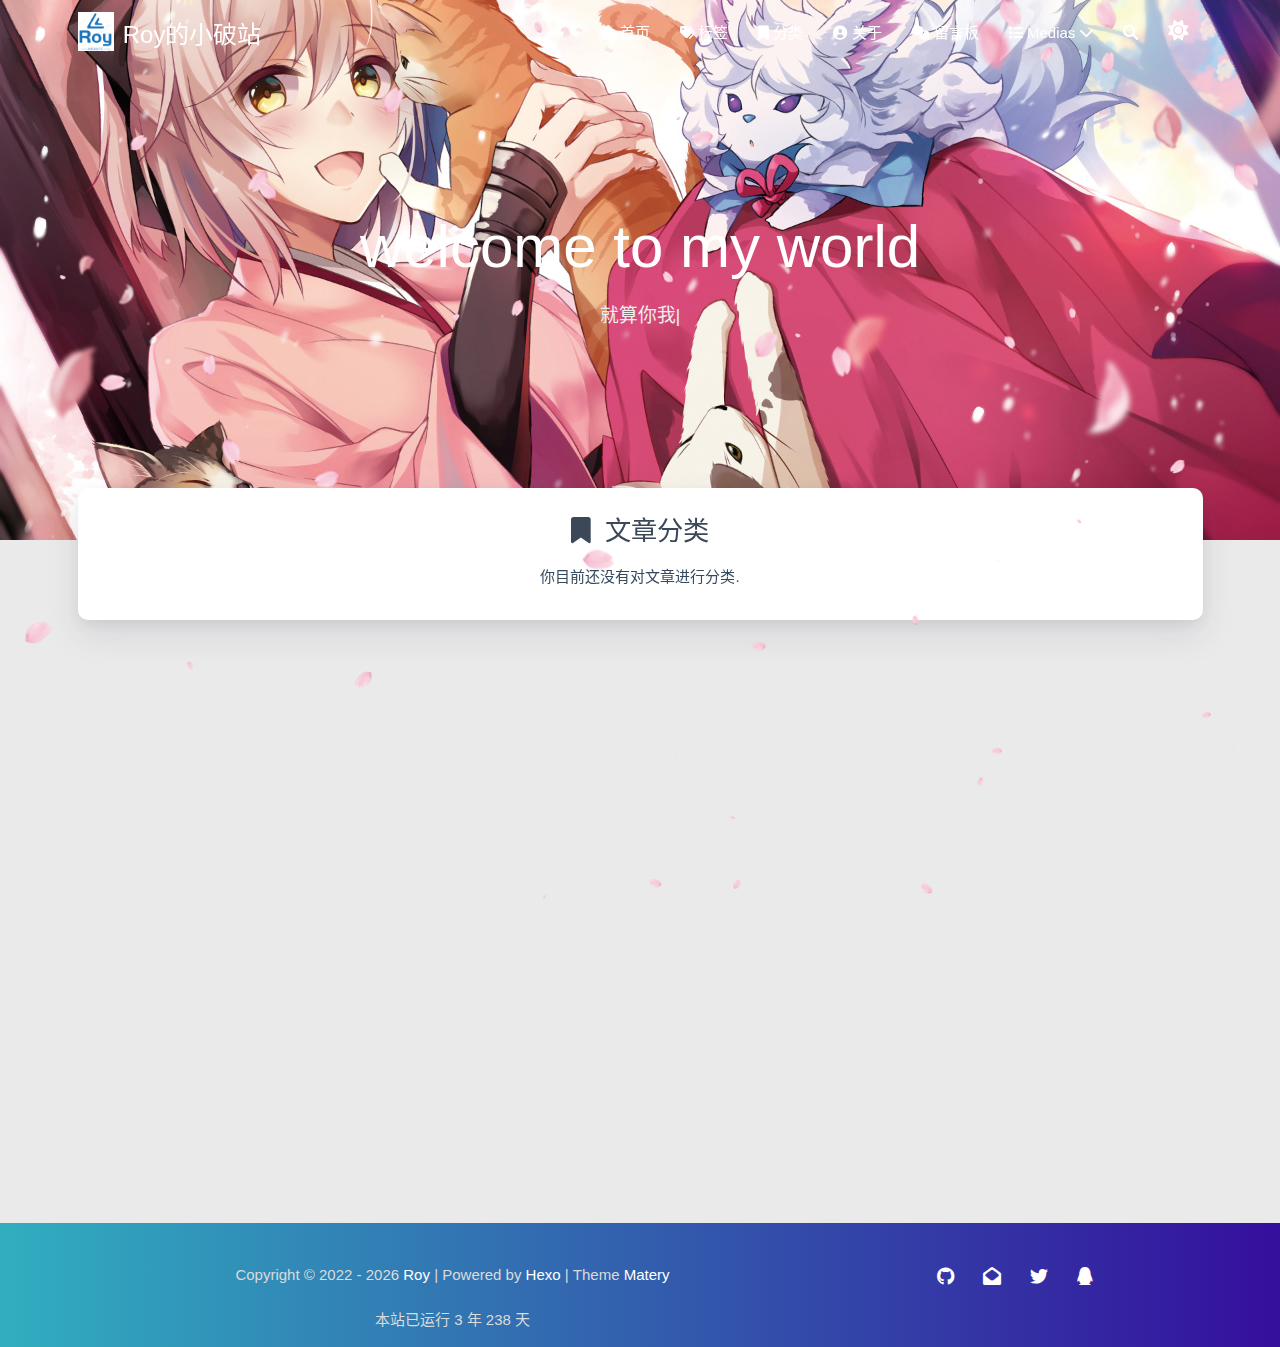
<file: categories/index.html>
<!DOCTYPE HTML>
<html lang="zh-CN">


<head>
    <meta charset="utf-8">
    <meta name="keywords" content="分类, 博客,blog,Roy">
    <meta name="description" content="blog website of Roy">
    <meta http-equiv="X-UA-Compatible" content="IE=edge">
    <meta name="viewport" content="width=device-width, initial-scale=1.0, user-scalable=no">
    <meta name="renderer" content="webkit|ie-stand|ie-comp">
    <meta name="mobile-web-app-capable" content="yes">
    <meta name="format-detection" content="telephone=no">
    <meta name="apple-mobile-web-app-capable" content="yes">
    <meta name="apple-mobile-web-app-status-bar-style" content="black-translucent">
    <meta name="referrer" content="no-referrer-when-downgrade">
    <!-- Global site tag (gtag.js) - Google Analytics -->


    <title>分类 | Roy的小破站</title>
    <link rel="icon" type="image/png" href="/websiteLogo.png">
    
    <style>
        body{
            background-image: url(https://i.pximg.net/img-original/img/2022/12/09/21/30/38/103469931_p1.png);
            background-repeat:no-repeat;
            background-size: 100% 100%;
            background-attachment:fixed;
        }
    </style>



    <!-- bg-cover style     -->



<link rel="stylesheet" type="text/css" href="/libs/awesome/css/all.min.css">
<link rel="stylesheet" type="text/css" href="/libs/materialize/materialize.min.css">
<link rel="stylesheet" type="text/css" href="/libs/aos/aos.css">
<link rel="stylesheet" type="text/css" href="/libs/animate/animate.min.css">
<link rel="stylesheet" type="text/css" href="/libs/lightGallery/css/lightgallery.min.css">
<link rel="stylesheet" type="text/css" href="/css/matery.css">
<link rel="stylesheet" type="text/css" href="/css/my.css">
<link rel="stylesheet" type="text/css" href="/css/dark.css" media="none" onload="if(media!='all')media='all'">




    <link rel="stylesheet" href="/libs/tocbot/tocbot.css">
    <link rel="stylesheet" href="/css/post.css">




    
        <link rel="stylesheet" type="text/css" href="/css/reward.css">
    



    <script src="/libs/jquery/jquery-3.6.0.min.js"></script>

<meta name="generator" content="Hexo 6.3.0">
<style>.github-emoji { position: relative; display: inline-block; width: 1.2em; min-height: 1.2em; overflow: hidden; vertical-align: top; color: transparent; }  .github-emoji > span { position: relative; z-index: 10; }  .github-emoji img, .github-emoji .fancybox { margin: 0 !important; padding: 0 !important; border: none !important; outline: none !important; text-decoration: none !important; user-select: none !important; cursor: auto !important; }  .github-emoji img { height: 1.2em !important; width: 1.2em !important; position: absolute !important; left: 50% !important; top: 50% !important; transform: translate(-50%, -50%) !important; user-select: none !important; cursor: auto !important; } .github-emoji-fallback { color: inherit; } .github-emoji-fallback img { opacity: 0 !important; }</style>
</head>


<body>
    <header class="navbar-fixed">
    <nav id="headNav" class="bg-color nav-transparent">
        <div id="navContainer" class="nav-wrapper container">
            <div class="brand-logo">
                <a href="/" class="waves-effect waves-light">
                    
                    <img src="/medias/logo.png" class="logo-img" alt="LOGO">
                    
                    <span class="logo-span">Roy的小破站</span>
                </a>
            </div>
            

<a href="#" data-target="mobile-nav" class="sidenav-trigger button-collapse"><i class="fas fa-bars"></i></a>
<ul class="right nav-menu">
  
  <li class="hide-on-med-and-down nav-item">
    
    <a href="/" class="waves-effect waves-light">
      
      <i class="fas fa-home" style="zoom: 0.6;"></i>
      
      <span>首页</span>
    </a>
    
  </li>
  
  <li class="hide-on-med-and-down nav-item">
    
    <a href="/tags" class="waves-effect waves-light">
      
      <i class="fas fa-tags" style="zoom: 0.6;"></i>
      
      <span>标签</span>
    </a>
    
  </li>
  
  <li class="hide-on-med-and-down nav-item">
    
    <a href="/categories" class="waves-effect waves-light">
      
      <i class="fas fa-bookmark" style="zoom: 0.6;"></i>
      
      <span>分类</span>
    </a>
    
  </li>
  
  <li class="hide-on-med-and-down nav-item">
    
    <a href="/about" class="waves-effect waves-light">
      
      <i class="fas fa-user-circle" style="zoom: 0.6;"></i>
      
      <span>关于</span>
    </a>
    
  </li>
  
  <li class="hide-on-med-and-down nav-item">
    
    <a href="/contact" class="waves-effect waves-light">
      
      <i class="fas fa-comments" style="zoom: 0.6;"></i>
      
      <span>留言板</span>
    </a>
    
  </li>
  
  <li class="hide-on-med-and-down nav-item">
    
    <a href="" class="waves-effect waves-light">

      
      <i class="fas fa-list" style="zoom: 0.6;"></i>
      
      <span>Medias</span>
      <i class="fas fa-chevron-down" aria-hidden="true" style="zoom: 0.6;"></i>
    </a>
    <ul class="sub-nav menus_item_child ">
      
      <li>
        <a href="/musics">
          
          <i class="fas fa-music" style="margin-top: -20px; zoom: 0.6;"></i>
          
          <span>Musics</span>
        </a>
      </li>
      
      <li>
        <a href="/movies">
          
          <i class="fas fa-film" style="margin-top: -20px; zoom: 0.6;"></i>
          
          <span>Movies</span>
        </a>
      </li>
      
      <li>
        <a href="/books">
          
          <i class="fas fa-book" style="margin-top: -20px; zoom: 0.6;"></i>
          
          <span>Books</span>
        </a>
      </li>
      
      <li>
        <a href="/galleries">
          
          <i class="fas fa-image" style="margin-top: -20px; zoom: 0.6;"></i>
          
          <span>Galleries</span>
        </a>
      </li>
      
    </ul>
    
  </li>
  
  <li>
    <a href="#searchModal" class="modal-trigger waves-effect waves-light">
      <i id="searchIcon" class="fas fa-search" title="搜索" style="zoom: 0.85;"></i>
    </a>
  </li>
  <li>
    <a href="javascript:;" class="waves-effect waves-light" onclick="switchNightMode()" title="深色/浅色模式" >
      <i id="sum-moon-icon" class="fas fa-sun" style="zoom: 0.85;"></i>
    </a>
  </li>
</ul>


<div id="mobile-nav" class="side-nav sidenav">

    <div class="mobile-head bg-color">
        
        <img src="/medias/logo.png" class="logo-img circle responsive-img">
        
        <div class="logo-name">Roy的小破站</div>
        <div class="logo-desc">
            
            blog website of Roy
            
        </div>
    </div>

    <ul class="menu-list mobile-menu-list">
        
        <li class="m-nav-item">
	  
		<a href="/" class="waves-effect waves-light">
			
			    <i class="fa-fw fas fa-home"></i>
			
			首页
		</a>
          
        </li>
        
        <li class="m-nav-item">
	  
		<a href="/tags" class="waves-effect waves-light">
			
			    <i class="fa-fw fas fa-tags"></i>
			
			标签
		</a>
          
        </li>
        
        <li class="m-nav-item">
	  
		<a href="/categories" class="waves-effect waves-light">
			
			    <i class="fa-fw fas fa-bookmark"></i>
			
			分类
		</a>
          
        </li>
        
        <li class="m-nav-item">
	  
		<a href="/about" class="waves-effect waves-light">
			
			    <i class="fa-fw fas fa-user-circle"></i>
			
			关于
		</a>
          
        </li>
        
        <li class="m-nav-item">
	  
		<a href="/contact" class="waves-effect waves-light">
			
			    <i class="fa-fw fas fa-comments"></i>
			
			留言板
		</a>
          
        </li>
        
        <li class="m-nav-item">
	  
		<a href="javascript:;">
			
				<i class="fa-fw fas fa-list"></i>
			
			Medias
			<span class="m-icon"><i class="fas fa-chevron-right"></i></span>
		</a>
            <ul  style="background:  ;" >
              
                <li>

                  <a href="/musics " style="margin-left:75px">
				  
				   <i class="fa fas fa-music" style="position: absolute;left:50px" ></i>
			      
		          <span>Musics</span>
                  </a>
                </li>
              
                <li>

                  <a href="/movies " style="margin-left:75px">
				  
				   <i class="fa fas fa-film" style="position: absolute;left:50px" ></i>
			      
		          <span>Movies</span>
                  </a>
                </li>
              
                <li>

                  <a href="/books " style="margin-left:75px">
				  
				   <i class="fa fas fa-book" style="position: absolute;left:50px" ></i>
			      
		          <span>Books</span>
                  </a>
                </li>
              
                <li>

                  <a href="/galleries " style="margin-left:75px">
				  
				   <i class="fa fas fa-image" style="position: absolute;left:50px" ></i>
			      
		          <span>Galleries</span>
                  </a>
                </li>
              
            </ul>
          
        </li>
        
        
        <li><div class="divider"></div></li>
        <li>
            <a href="https://github.com/kleeper914/kleeper914.github.io" class="waves-effect waves-light" target="_blank">
                <i class="fab fa-github-square fa-fw"></i>Fork Me
            </a>
        </li>
        
    </ul>
</div>


        </div>

        
            <style>
    .nav-transparent .github-corner {
        display: none !important;
    }

    .github-corner {
        position: absolute;
        z-index: 10;
        top: 0;
        right: 0;
        border: 0;
        transform: scale(1.1);
    }

    .github-corner svg {
        color: #0f9d58;
        fill: #fff;
        height: 64px;
        width: 64px;
    }

    .github-corner:hover .octo-arm {
        animation: a 0.56s ease-in-out;
    }

    .github-corner .octo-arm {
        animation: none;
    }

    @keyframes a {
        0%,
        to {
            transform: rotate(0);
        }
        20%,
        60% {
            transform: rotate(-25deg);
        }
        40%,
        80% {
            transform: rotate(10deg);
        }
    }
</style>

<a href="https://github.com/kleeper914/kleeper914.github.io" class="github-corner tooltipped hide-on-med-and-down" target="_blank"
   data-tooltip="Fork Me" data-position="left" data-delay="50">
    <svg viewBox="0 0 250 250" aria-hidden="true">
        <path d="M0,0 L115,115 L130,115 L142,142 L250,250 L250,0 Z"></path>
        <path d="M128.3,109.0 C113.8,99.7 119.0,89.6 119.0,89.6 C122.0,82.7 120.5,78.6 120.5,78.6 C119.2,72.0 123.4,76.3 123.4,76.3 C127.3,80.9 125.5,87.3 125.5,87.3 C122.9,97.6 130.6,101.9 134.4,103.2"
              fill="currentColor" style="transform-origin: 130px 106px;" class="octo-arm"></path>
        <path d="M115.0,115.0 C114.9,115.1 118.7,116.5 119.8,115.4 L133.7,101.6 C136.9,99.2 139.9,98.4 142.2,98.6 C133.8,88.0 127.5,74.4 143.8,58.0 C148.5,53.4 154.0,51.2 159.7,51.0 C160.3,49.4 163.2,43.6 171.4,40.1 C171.4,40.1 176.1,42.5 178.8,56.2 C183.1,58.6 187.2,61.8 190.9,65.4 C194.5,69.0 197.7,73.2 200.1,77.6 C213.8,80.2 216.3,84.9 216.3,84.9 C212.7,93.1 206.9,96.0 205.4,96.6 C205.1,102.4 203.0,107.8 198.3,112.5 C181.9,128.9 168.3,122.5 157.7,114.1 C157.9,116.9 156.7,120.9 152.7,124.9 L141.0,136.5 C139.8,137.7 141.6,141.9 141.8,141.8 Z"
              fill="currentColor" class="octo-body"></path>
    </svg>
</a>
        
    </nav>

</header>

    <div class="bg-cover pd-header about-cover">
    <div class="container">
    <div class="row">
    <div class="col s10 offset-s1 m8 offset-m2 l8 offset-l2">
        <div class="brand">
            <div class="title center-align">
                
                welcome to my world
                
            </div>

            <div class="description center-align">
                
                <span id="subtitle"></span>
                <script src="/libs/typed/typed.js"></script>
                <script>
                    var typed = new Typed("#subtitle", {
                        strings: [ 
                            
                                "就算你我已经长高",
                            
                                "依旧祈愿存在那些不曾改变的事物",
                            
                                "被那无趣的旧时面庞所激励",
                            
                                "现在依旧在歌唱啊",
                            
                        ],
                        startDelay: 300,
                        typeSpeed: 100,
                        loop: true,
                        backSpeed: 50,
                        showCursor: true
                    });
                </script>
                
            </div>
        </div>
    </div>
</div>


<script>
    // 每天切换 banner 图.  Switch banner image every day.
    var bannerUrl = "/medias/banner/" + new Date().getDay() + '.jpg';
    $('.bg-cover').css('background-image', 'url(' + bannerUrl + ')');
</script>


    </div>
</div>

<main class="content">

    

<div id="category-cloud" class="container chip-container">
    <div class="card">
        <div class="card-content">
            <div class="tag-title center-align">
                <i class="fas fa-bookmark"></i>&nbsp;&nbsp;文章分类
            </div>
            <div class="tag-chips">
                
                你目前还没有对文章进行分类.
                
            </div>
        </div>
    </div>
</div>


    

</main>


    <footer class="page-footer bg-color">
    
        <link rel="stylesheet" href="/libs/aplayer/APlayer.min.css">
<style>
    .aplayer .aplayer-lrc p {
        
        font-size: 12px;
        font-weight: 700;
        line-height: 16px !important;
    }

    .aplayer .aplayer-lrc p.aplayer-lrc-current {
        
        font-size: 15px;
        color: #42b983;
    }

    
    .aplayer.aplayer-fixed.aplayer-narrow .aplayer-body {
        left: -66px !important;
    }

    .aplayer.aplayer-fixed.aplayer-narrow .aplayer-body:hover {
        left: 0px !important;
    }

    
</style>
<div class="">
    
    <div class="row">
        <meting-js class="col l8 offset-l2 m10 offset-m1 s12"
                   server="netease"
                   type="song"
                   id="512376195"
                   fixed='true'
                   autoplay='true'
                   theme='#42b983'
                   loop='all'
                   order='random'
                   preload='auto'
                   volume='0.5'
                   list-folded='true'
        >
        </meting-js>
    </div>
</div>

<script src="/libs/aplayer/APlayer.min.js"></script>
<script src="/libs/aplayer/Meting.min.js"></script>

    

    <div class="container row center-align"
         style="margin-bottom: 15px !important;">
        <div class="col s12 m8 l8 copy-right">
            Copyright&nbsp;&copy;
            
                <span id="year">2022-2023</span>
            
            <a href="/about" target="_blank">Roy</a>
            |&nbsp;Powered by&nbsp;<a href="https://hexo.io/" target="_blank">Hexo</a>
            |&nbsp;Theme&nbsp;<a href="https://github.com/blinkfox/hexo-theme-matery" target="_blank">Matery</a>
            <br>
            
            
            
            
            
            <br>

            <!-- 运行天数提醒. -->
            
                <span id="sitetime"> Loading ...</span>
                <script>
                    var calcSiteTime = function () {
                        var seconds = 1000;
                        var minutes = seconds * 60;
                        var hours = minutes * 60;
                        var days = hours * 24;
                        var years = days * 365;
                        var today = new Date();
                        var startYear = "2022";
                        var startMonth = "12";
                        var startDate = "1";
                        var startHour = "2";
                        var startMinute = "20";
                        var startSecond = "2";
                        var todayYear = today.getFullYear();
                        var todayMonth = today.getMonth() + 1;
                        var todayDate = today.getDate();
                        var todayHour = today.getHours();
                        var todayMinute = today.getMinutes();
                        var todaySecond = today.getSeconds();
                        var t1 = Date.UTC(startYear, startMonth, startDate, startHour, startMinute, startSecond);
                        var t2 = Date.UTC(todayYear, todayMonth, todayDate, todayHour, todayMinute, todaySecond);
                        var diff = t2 - t1;
                        var diffYears = Math.floor(diff / years);
                        var diffDays = Math.floor((diff / days) - diffYears * 365);

                        // 区分是否有年份.
                        var language = 'zh-CN';
                        if (startYear === String(todayYear)) {
                            document.getElementById("year").innerHTML = todayYear;
                            var daysTip = 'This site has been running for ' + diffDays + ' days';
                            if (language === 'zh-CN') {
                                daysTip = '本站已运行 ' + diffDays + ' 天';
                            } else if (language === 'zh-HK') {
                                daysTip = '本站已運行 ' + diffDays + ' 天';
                            }
                            document.getElementById("sitetime").innerHTML = daysTip;
                        } else {
                            document.getElementById("year").innerHTML = startYear + " - " + todayYear;
                            var yearsAndDaysTip = 'This site has been running for ' + diffYears + ' years and '
                                + diffDays + ' days';
                            if (language === 'zh-CN') {
                                yearsAndDaysTip = '本站已运行 ' + diffYears + ' 年 ' + diffDays + ' 天';
                            } else if (language === 'zh-HK') {
                                yearsAndDaysTip = '本站已運行 ' + diffYears + ' 年 ' + diffDays + ' 天';
                            }
                            document.getElementById("sitetime").innerHTML = yearsAndDaysTip;
                        }
                    }

                    calcSiteTime();
                </script>
            
            <br>
            
        </div>
        <div class="col s12 m4 l4 social-link ">
    <a href="https://github.com/kleeper914" class="tooltipped" target="_blank" data-tooltip="访问我的GitHub" data-position="top" data-delay="50">
        <i class="fab fa-github"></i>
    </a>



    <a href="mailto:kleeperroy@gmail.com" class="tooltipped" target="_blank" data-tooltip="邮件联系我" data-position="top" data-delay="50">
        <i class="fas fa-envelope-open"></i>
    </a>





    <a href="https://twitter.com/KleeperRoy" class="tooltipped" target="_blank" data-tooltip="关注我的Twitter: https://twitter.com/KleeperRoy" data-position="top" data-delay="50">
        <i class="fab fa-twitter"></i>
    </a>



    <a href="tencent://AddContact/?fromId=50&fromSubId=1&subcmd=all&uin=845512161" class="tooltipped" target="_blank" data-tooltip="QQ联系我: 845512161" data-position="top" data-delay="50">
        <i class="fab fa-qq"></i>
    </a>







</div>
    </div>
</footer>

<div class="progress-bar"></div>


    <!-- 搜索遮罩框 -->
<div id="searchModal" class="modal">
    <div class="modal-content">
        <div class="search-header">
            <span class="title"><i class="fas fa-search"></i>&nbsp;&nbsp;搜索</span>
            <input type="search" id="searchInput" name="s" placeholder="请输入搜索的关键字"
                   class="search-input">
        </div>
        <div id="searchResult"></div>
    </div>
</div>

<script type="text/javascript">
$(function () {
    var searchFunc = function (path, search_id, content_id) {
        'use strict';
        $.ajax({
            url: path,
            dataType: "xml",
            success: function (xmlResponse) {
                // get the contents from search data
                var datas = $("entry", xmlResponse).map(function () {
                    return {
                        title: $("title", this).text(),
                        content: $("content", this).text(),
                        url: $("url", this).text()
                    };
                }).get();
                var $input = document.getElementById(search_id);
                var $resultContent = document.getElementById(content_id);
                $input.addEventListener('input', function () {
                    var str = '<ul class=\"search-result-list\">';
                    var keywords = this.value.trim().toLowerCase().split(/[\s\-]+/);
                    $resultContent.innerHTML = "";
                    if (this.value.trim().length <= 0) {
                        return;
                    }
                    // perform local searching
                    datas.forEach(function (data) {
                        var isMatch = true;
                        var data_title = data.title.trim().toLowerCase();
                        var data_content = data.content.trim().replace(/<[^>]+>/g, "").toLowerCase();
                        var data_url = data.url;
                        data_url = data_url.indexOf('/') === 0 ? data.url : '/' + data_url;
                        var index_title = -1;
                        var index_content = -1;
                        var first_occur = -1;
                        // only match artiles with not empty titles and contents
                        if (data_title !== '' && data_content !== '') {
                            keywords.forEach(function (keyword, i) {
                                index_title = data_title.indexOf(keyword);
                                index_content = data_content.indexOf(keyword);
                                if (index_title < 0 && index_content < 0) {
                                    isMatch = false;
                                } else {
                                    if (index_content < 0) {
                                        index_content = 0;
                                    }
                                    if (i === 0) {
                                        first_occur = index_content;
                                    }
                                }
                            });
                        }
                        // show search results
                        if (isMatch) {
                            str += "<li><a href='" + data_url + "' class='search-result-title'>" + data_title + "</a>";
                            var content = data.content.trim().replace(/<[^>]+>/g, "");
                            if (first_occur >= 0) {
                                // cut out 100 characters
                                var start = first_occur - 20;
                                var end = first_occur + 80;
                                if (start < 0) {
                                    start = 0;
                                }
                                if (start === 0) {
                                    end = 100;
                                }
                                if (end > content.length) {
                                    end = content.length;
                                }
                                var match_content = content.substr(start, end);
                                // highlight all keywords
                                keywords.forEach(function (keyword) {
                                    var regS = new RegExp(keyword, "gi");
                                    match_content = match_content.replace(regS, "<em class=\"search-keyword\">" + keyword + "</em>");
                                });

                                str += "<p class=\"search-result\">" + match_content + "...</p>"
                            }
                            str += "</li>";
                        }
                    });
                    str += "</ul>";
                    $resultContent.innerHTML = str;
                });
            }
        });
    };

    searchFunc('/search.xml', 'searchInput', 'searchResult');
});
</script>

    <!-- 白天和黑夜主题 -->
<div class="stars-con">
    <div id="stars"></div>
    <div id="stars2"></div>
    <div id="stars3"></div>  
</div>

<script>
    function switchNightMode() {
        $('<div class="Cuteen_DarkSky"><div class="Cuteen_DarkPlanet"></div></div>').appendTo($('body')),
        setTimeout(function () {
            $('body').hasClass('DarkMode') 
            ? ($('body').removeClass('DarkMode'), localStorage.setItem('isDark', '0'), $('#sum-moon-icon').removeClass("fa-sun").addClass('fa-moon')) 
            : ($('body').addClass('DarkMode'), localStorage.setItem('isDark', '1'), $('#sum-moon-icon').addClass("fa-sun").removeClass('fa-moon')),
            
            setTimeout(function () {
            $('.Cuteen_DarkSky').fadeOut(1e3, function () {
                $(this).remove()
            })
            }, 2e3)
        })
    }
</script>

    <!-- 回到顶部按钮 -->
<div id="backTop" class="top-scroll">
    <a class="btn-floating btn-large waves-effect waves-light" href="#!">
        <i class="fas fa-arrow-up"></i>
    </a>
</div>


    <script src="/libs/materialize/materialize.min.js"></script>
    <script src="/libs/masonry/masonry.pkgd.min.js"></script>
    <script src="/libs/aos/aos.js"></script>
    <script src="/libs/scrollprogress/scrollProgress.min.js"></script>
    <script src="/libs/lightGallery/js/lightgallery-all.min.js"></script>
    <script src="/js/matery.js"></script>

    

    
        
        <script type="text/javascript">
            // 只在桌面版网页启用特效
            var windowWidth = $(window).width();
            if (windowWidth > 768) {
                document.write('<script type="text/javascript" src="/libs/others/sakura.js"><\/script>');
            }
        </script>
    

    <!-- 雪花特效 -->
    

    <!-- 鼠标星星特效 -->
    

     
        <script src="https://ssl.captcha.qq.com/TCaptcha.js"></script>
        <script src="/libs/others/TencentCaptcha.js"></script>
        <button id="TencentCaptcha" data-appid="xxxxxxxxxx" data-cbfn="callback" type="button" hidden></button>
    

    <!-- Baidu Analytics -->

    <!-- Baidu Push -->

<script>
    (function () {
        var bp = document.createElement('script');
        var curProtocol = window.location.protocol.split(':')[0];
        if (curProtocol === 'https') {
            bp.src = 'https://zz.bdstatic.com/linksubmit/push.js';
        } else {
            bp.src = 'http://push.zhanzhang.baidu.com/push.js';
        }
        var s = document.getElementsByTagName("script")[0];
        s.parentNode.insertBefore(bp, s);
    })();
</script>

    
    <script src="/libs/others/clicklove.js" async="async"></script>
    
    

    

    

    <!--腾讯兔小巢-->
    
    

    

    

    
    <script src="/libs/instantpage/instantpage.js" type="module"></script>
    

</body>

</html>
</file>
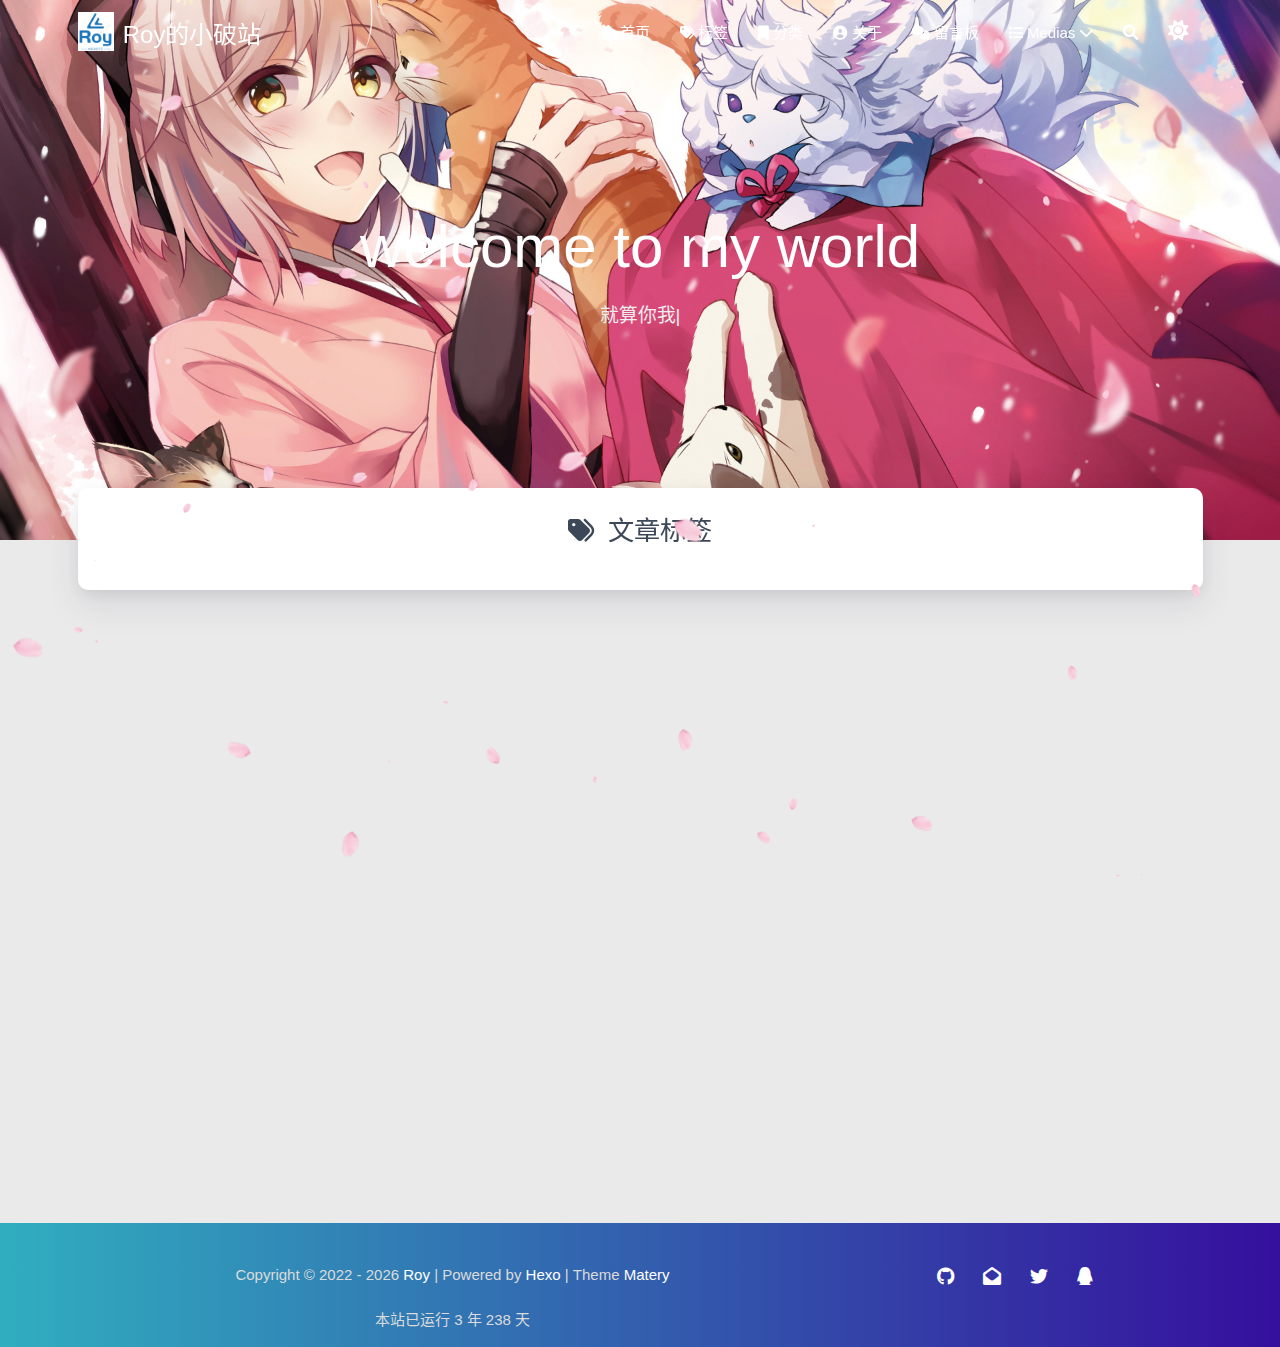
<file: tags/index.html>
<!DOCTYPE HTML>
<html lang="zh-CN">


<head>
    <meta charset="utf-8">
    <meta name="keywords" content="标签, 博客,blog,Roy">
    <meta name="description" content="blog website of Roy">
    <meta http-equiv="X-UA-Compatible" content="IE=edge">
    <meta name="viewport" content="width=device-width, initial-scale=1.0, user-scalable=no">
    <meta name="renderer" content="webkit|ie-stand|ie-comp">
    <meta name="mobile-web-app-capable" content="yes">
    <meta name="format-detection" content="telephone=no">
    <meta name="apple-mobile-web-app-capable" content="yes">
    <meta name="apple-mobile-web-app-status-bar-style" content="black-translucent">
    <meta name="referrer" content="no-referrer-when-downgrade">
    <!-- Global site tag (gtag.js) - Google Analytics -->


    <title>标签 | Roy的小破站</title>
    <link rel="icon" type="image/png" href="/websiteLogo.png">
    
    <style>
        body{
            background-image: url(https://i.pximg.net/img-original/img/2022/12/09/21/30/38/103469931_p1.png);
            background-repeat:no-repeat;
            background-size: 100% 100%;
            background-attachment:fixed;
        }
    </style>



    <!-- bg-cover style     -->



<link rel="stylesheet" type="text/css" href="/libs/awesome/css/all.min.css">
<link rel="stylesheet" type="text/css" href="/libs/materialize/materialize.min.css">
<link rel="stylesheet" type="text/css" href="/libs/aos/aos.css">
<link rel="stylesheet" type="text/css" href="/libs/animate/animate.min.css">
<link rel="stylesheet" type="text/css" href="/libs/lightGallery/css/lightgallery.min.css">
<link rel="stylesheet" type="text/css" href="/css/matery.css">
<link rel="stylesheet" type="text/css" href="/css/my.css">
<link rel="stylesheet" type="text/css" href="/css/dark.css" media="none" onload="if(media!='all')media='all'">




    <link rel="stylesheet" href="/libs/tocbot/tocbot.css">
    <link rel="stylesheet" href="/css/post.css">




    
        <link rel="stylesheet" type="text/css" href="/css/reward.css">
    



    <script src="/libs/jquery/jquery-3.6.0.min.js"></script>

<meta name="generator" content="Hexo 6.3.0">
<style>.github-emoji { position: relative; display: inline-block; width: 1.2em; min-height: 1.2em; overflow: hidden; vertical-align: top; color: transparent; }  .github-emoji > span { position: relative; z-index: 10; }  .github-emoji img, .github-emoji .fancybox { margin: 0 !important; padding: 0 !important; border: none !important; outline: none !important; text-decoration: none !important; user-select: none !important; cursor: auto !important; }  .github-emoji img { height: 1.2em !important; width: 1.2em !important; position: absolute !important; left: 50% !important; top: 50% !important; transform: translate(-50%, -50%) !important; user-select: none !important; cursor: auto !important; } .github-emoji-fallback { color: inherit; } .github-emoji-fallback img { opacity: 0 !important; }</style>
</head>


<body>
    <header class="navbar-fixed">
    <nav id="headNav" class="bg-color nav-transparent">
        <div id="navContainer" class="nav-wrapper container">
            <div class="brand-logo">
                <a href="/" class="waves-effect waves-light">
                    
                    <img src="/medias/logo.png" class="logo-img" alt="LOGO">
                    
                    <span class="logo-span">Roy的小破站</span>
                </a>
            </div>
            

<a href="#" data-target="mobile-nav" class="sidenav-trigger button-collapse"><i class="fas fa-bars"></i></a>
<ul class="right nav-menu">
  
  <li class="hide-on-med-and-down nav-item">
    
    <a href="/" class="waves-effect waves-light">
      
      <i class="fas fa-home" style="zoom: 0.6;"></i>
      
      <span>首页</span>
    </a>
    
  </li>
  
  <li class="hide-on-med-and-down nav-item">
    
    <a href="/tags" class="waves-effect waves-light">
      
      <i class="fas fa-tags" style="zoom: 0.6;"></i>
      
      <span>标签</span>
    </a>
    
  </li>
  
  <li class="hide-on-med-and-down nav-item">
    
    <a href="/categories" class="waves-effect waves-light">
      
      <i class="fas fa-bookmark" style="zoom: 0.6;"></i>
      
      <span>分类</span>
    </a>
    
  </li>
  
  <li class="hide-on-med-and-down nav-item">
    
    <a href="/about" class="waves-effect waves-light">
      
      <i class="fas fa-user-circle" style="zoom: 0.6;"></i>
      
      <span>关于</span>
    </a>
    
  </li>
  
  <li class="hide-on-med-and-down nav-item">
    
    <a href="/contact" class="waves-effect waves-light">
      
      <i class="fas fa-comments" style="zoom: 0.6;"></i>
      
      <span>留言板</span>
    </a>
    
  </li>
  
  <li class="hide-on-med-and-down nav-item">
    
    <a href="" class="waves-effect waves-light">

      
      <i class="fas fa-list" style="zoom: 0.6;"></i>
      
      <span>Medias</span>
      <i class="fas fa-chevron-down" aria-hidden="true" style="zoom: 0.6;"></i>
    </a>
    <ul class="sub-nav menus_item_child ">
      
      <li>
        <a href="/musics">
          
          <i class="fas fa-music" style="margin-top: -20px; zoom: 0.6;"></i>
          
          <span>Musics</span>
        </a>
      </li>
      
      <li>
        <a href="/movies">
          
          <i class="fas fa-film" style="margin-top: -20px; zoom: 0.6;"></i>
          
          <span>Movies</span>
        </a>
      </li>
      
      <li>
        <a href="/books">
          
          <i class="fas fa-book" style="margin-top: -20px; zoom: 0.6;"></i>
          
          <span>Books</span>
        </a>
      </li>
      
      <li>
        <a href="/galleries">
          
          <i class="fas fa-image" style="margin-top: -20px; zoom: 0.6;"></i>
          
          <span>Galleries</span>
        </a>
      </li>
      
    </ul>
    
  </li>
  
  <li>
    <a href="#searchModal" class="modal-trigger waves-effect waves-light">
      <i id="searchIcon" class="fas fa-search" title="搜索" style="zoom: 0.85;"></i>
    </a>
  </li>
  <li>
    <a href="javascript:;" class="waves-effect waves-light" onclick="switchNightMode()" title="深色/浅色模式" >
      <i id="sum-moon-icon" class="fas fa-sun" style="zoom: 0.85;"></i>
    </a>
  </li>
</ul>


<div id="mobile-nav" class="side-nav sidenav">

    <div class="mobile-head bg-color">
        
        <img src="/medias/logo.png" class="logo-img circle responsive-img">
        
        <div class="logo-name">Roy的小破站</div>
        <div class="logo-desc">
            
            blog website of Roy
            
        </div>
    </div>

    <ul class="menu-list mobile-menu-list">
        
        <li class="m-nav-item">
	  
		<a href="/" class="waves-effect waves-light">
			
			    <i class="fa-fw fas fa-home"></i>
			
			首页
		</a>
          
        </li>
        
        <li class="m-nav-item">
	  
		<a href="/tags" class="waves-effect waves-light">
			
			    <i class="fa-fw fas fa-tags"></i>
			
			标签
		</a>
          
        </li>
        
        <li class="m-nav-item">
	  
		<a href="/categories" class="waves-effect waves-light">
			
			    <i class="fa-fw fas fa-bookmark"></i>
			
			分类
		</a>
          
        </li>
        
        <li class="m-nav-item">
	  
		<a href="/about" class="waves-effect waves-light">
			
			    <i class="fa-fw fas fa-user-circle"></i>
			
			关于
		</a>
          
        </li>
        
        <li class="m-nav-item">
	  
		<a href="/contact" class="waves-effect waves-light">
			
			    <i class="fa-fw fas fa-comments"></i>
			
			留言板
		</a>
          
        </li>
        
        <li class="m-nav-item">
	  
		<a href="javascript:;">
			
				<i class="fa-fw fas fa-list"></i>
			
			Medias
			<span class="m-icon"><i class="fas fa-chevron-right"></i></span>
		</a>
            <ul  style="background:  ;" >
              
                <li>

                  <a href="/musics " style="margin-left:75px">
				  
				   <i class="fa fas fa-music" style="position: absolute;left:50px" ></i>
			      
		          <span>Musics</span>
                  </a>
                </li>
              
                <li>

                  <a href="/movies " style="margin-left:75px">
				  
				   <i class="fa fas fa-film" style="position: absolute;left:50px" ></i>
			      
		          <span>Movies</span>
                  </a>
                </li>
              
                <li>

                  <a href="/books " style="margin-left:75px">
				  
				   <i class="fa fas fa-book" style="position: absolute;left:50px" ></i>
			      
		          <span>Books</span>
                  </a>
                </li>
              
                <li>

                  <a href="/galleries " style="margin-left:75px">
				  
				   <i class="fa fas fa-image" style="position: absolute;left:50px" ></i>
			      
		          <span>Galleries</span>
                  </a>
                </li>
              
            </ul>
          
        </li>
        
        
        <li><div class="divider"></div></li>
        <li>
            <a href="https://github.com/kleeper914/kleeper914.github.io" class="waves-effect waves-light" target="_blank">
                <i class="fab fa-github-square fa-fw"></i>Fork Me
            </a>
        </li>
        
    </ul>
</div>


        </div>

        
            <style>
    .nav-transparent .github-corner {
        display: none !important;
    }

    .github-corner {
        position: absolute;
        z-index: 10;
        top: 0;
        right: 0;
        border: 0;
        transform: scale(1.1);
    }

    .github-corner svg {
        color: #0f9d58;
        fill: #fff;
        height: 64px;
        width: 64px;
    }

    .github-corner:hover .octo-arm {
        animation: a 0.56s ease-in-out;
    }

    .github-corner .octo-arm {
        animation: none;
    }

    @keyframes a {
        0%,
        to {
            transform: rotate(0);
        }
        20%,
        60% {
            transform: rotate(-25deg);
        }
        40%,
        80% {
            transform: rotate(10deg);
        }
    }
</style>

<a href="https://github.com/kleeper914/kleeper914.github.io" class="github-corner tooltipped hide-on-med-and-down" target="_blank"
   data-tooltip="Fork Me" data-position="left" data-delay="50">
    <svg viewBox="0 0 250 250" aria-hidden="true">
        <path d="M0,0 L115,115 L130,115 L142,142 L250,250 L250,0 Z"></path>
        <path d="M128.3,109.0 C113.8,99.7 119.0,89.6 119.0,89.6 C122.0,82.7 120.5,78.6 120.5,78.6 C119.2,72.0 123.4,76.3 123.4,76.3 C127.3,80.9 125.5,87.3 125.5,87.3 C122.9,97.6 130.6,101.9 134.4,103.2"
              fill="currentColor" style="transform-origin: 130px 106px;" class="octo-arm"></path>
        <path d="M115.0,115.0 C114.9,115.1 118.7,116.5 119.8,115.4 L133.7,101.6 C136.9,99.2 139.9,98.4 142.2,98.6 C133.8,88.0 127.5,74.4 143.8,58.0 C148.5,53.4 154.0,51.2 159.7,51.0 C160.3,49.4 163.2,43.6 171.4,40.1 C171.4,40.1 176.1,42.5 178.8,56.2 C183.1,58.6 187.2,61.8 190.9,65.4 C194.5,69.0 197.7,73.2 200.1,77.6 C213.8,80.2 216.3,84.9 216.3,84.9 C212.7,93.1 206.9,96.0 205.4,96.6 C205.1,102.4 203.0,107.8 198.3,112.5 C181.9,128.9 168.3,122.5 157.7,114.1 C157.9,116.9 156.7,120.9 152.7,124.9 L141.0,136.5 C139.8,137.7 141.6,141.9 141.8,141.8 Z"
              fill="currentColor" class="octo-body"></path>
    </svg>
</a>
        
    </nav>

</header>

    <div class="bg-cover pd-header about-cover">
    <div class="container">
    <div class="row">
    <div class="col s10 offset-s1 m8 offset-m2 l8 offset-l2">
        <div class="brand">
            <div class="title center-align">
                
                welcome to my world
                
            </div>

            <div class="description center-align">
                
                <span id="subtitle"></span>
                <script src="/libs/typed/typed.js"></script>
                <script>
                    var typed = new Typed("#subtitle", {
                        strings: [ 
                            
                                "就算你我已经长高",
                            
                                "依旧祈愿存在那些不曾改变的事物",
                            
                                "被那无趣的旧时面庞所激励",
                            
                                "现在依旧在歌唱啊",
                            
                        ],
                        startDelay: 300,
                        typeSpeed: 100,
                        loop: true,
                        backSpeed: 50,
                        showCursor: true
                    });
                </script>
                
            </div>
        </div>
    </div>
</div>


<script>
    // 每天切换 banner 图.  Switch banner image every day.
    var bannerUrl = "/medias/banner/" + new Date().getDay() + '.jpg';
    $('.bg-cover').css('background-image', 'url(' + bannerUrl + ')');
</script>


    </div>
</div>

<main class="content">

    

<div id="tags" class="container chip-container">
    <div class="card">
        <div class="card-content">
            <div class="tag-title center-align">
                <i class="fas fa-tags"></i>&nbsp;&nbsp;文章标签
            </div>
            <div class="tag-chips">
                
            </div>
        </div>
    </div>
</div>

    

</main>


    <footer class="page-footer bg-color">
    
        <link rel="stylesheet" href="/libs/aplayer/APlayer.min.css">
<style>
    .aplayer .aplayer-lrc p {
        
        font-size: 12px;
        font-weight: 700;
        line-height: 16px !important;
    }

    .aplayer .aplayer-lrc p.aplayer-lrc-current {
        
        font-size: 15px;
        color: #42b983;
    }

    
    .aplayer.aplayer-fixed.aplayer-narrow .aplayer-body {
        left: -66px !important;
    }

    .aplayer.aplayer-fixed.aplayer-narrow .aplayer-body:hover {
        left: 0px !important;
    }

    
</style>
<div class="">
    
    <div class="row">
        <meting-js class="col l8 offset-l2 m10 offset-m1 s12"
                   server="netease"
                   type="song"
                   id="512376195"
                   fixed='true'
                   autoplay='true'
                   theme='#42b983'
                   loop='all'
                   order='random'
                   preload='auto'
                   volume='0.5'
                   list-folded='true'
        >
        </meting-js>
    </div>
</div>

<script src="/libs/aplayer/APlayer.min.js"></script>
<script src="/libs/aplayer/Meting.min.js"></script>

    

    <div class="container row center-align"
         style="margin-bottom: 15px !important;">
        <div class="col s12 m8 l8 copy-right">
            Copyright&nbsp;&copy;
            
                <span id="year">2022-2023</span>
            
            <a href="/about" target="_blank">Roy</a>
            |&nbsp;Powered by&nbsp;<a href="https://hexo.io/" target="_blank">Hexo</a>
            |&nbsp;Theme&nbsp;<a href="https://github.com/blinkfox/hexo-theme-matery" target="_blank">Matery</a>
            <br>
            
            
            
            
            
            <br>

            <!-- 运行天数提醒. -->
            
                <span id="sitetime"> Loading ...</span>
                <script>
                    var calcSiteTime = function () {
                        var seconds = 1000;
                        var minutes = seconds * 60;
                        var hours = minutes * 60;
                        var days = hours * 24;
                        var years = days * 365;
                        var today = new Date();
                        var startYear = "2022";
                        var startMonth = "12";
                        var startDate = "1";
                        var startHour = "2";
                        var startMinute = "20";
                        var startSecond = "2";
                        var todayYear = today.getFullYear();
                        var todayMonth = today.getMonth() + 1;
                        var todayDate = today.getDate();
                        var todayHour = today.getHours();
                        var todayMinute = today.getMinutes();
                        var todaySecond = today.getSeconds();
                        var t1 = Date.UTC(startYear, startMonth, startDate, startHour, startMinute, startSecond);
                        var t2 = Date.UTC(todayYear, todayMonth, todayDate, todayHour, todayMinute, todaySecond);
                        var diff = t2 - t1;
                        var diffYears = Math.floor(diff / years);
                        var diffDays = Math.floor((diff / days) - diffYears * 365);

                        // 区分是否有年份.
                        var language = 'zh-CN';
                        if (startYear === String(todayYear)) {
                            document.getElementById("year").innerHTML = todayYear;
                            var daysTip = 'This site has been running for ' + diffDays + ' days';
                            if (language === 'zh-CN') {
                                daysTip = '本站已运行 ' + diffDays + ' 天';
                            } else if (language === 'zh-HK') {
                                daysTip = '本站已運行 ' + diffDays + ' 天';
                            }
                            document.getElementById("sitetime").innerHTML = daysTip;
                        } else {
                            document.getElementById("year").innerHTML = startYear + " - " + todayYear;
                            var yearsAndDaysTip = 'This site has been running for ' + diffYears + ' years and '
                                + diffDays + ' days';
                            if (language === 'zh-CN') {
                                yearsAndDaysTip = '本站已运行 ' + diffYears + ' 年 ' + diffDays + ' 天';
                            } else if (language === 'zh-HK') {
                                yearsAndDaysTip = '本站已運行 ' + diffYears + ' 年 ' + diffDays + ' 天';
                            }
                            document.getElementById("sitetime").innerHTML = yearsAndDaysTip;
                        }
                    }

                    calcSiteTime();
                </script>
            
            <br>
            
        </div>
        <div class="col s12 m4 l4 social-link ">
    <a href="https://github.com/kleeper914" class="tooltipped" target="_blank" data-tooltip="访问我的GitHub" data-position="top" data-delay="50">
        <i class="fab fa-github"></i>
    </a>



    <a href="mailto:kleeperroy@gmail.com" class="tooltipped" target="_blank" data-tooltip="邮件联系我" data-position="top" data-delay="50">
        <i class="fas fa-envelope-open"></i>
    </a>





    <a href="https://twitter.com/KleeperRoy" class="tooltipped" target="_blank" data-tooltip="关注我的Twitter: https://twitter.com/KleeperRoy" data-position="top" data-delay="50">
        <i class="fab fa-twitter"></i>
    </a>



    <a href="tencent://AddContact/?fromId=50&fromSubId=1&subcmd=all&uin=845512161" class="tooltipped" target="_blank" data-tooltip="QQ联系我: 845512161" data-position="top" data-delay="50">
        <i class="fab fa-qq"></i>
    </a>







</div>
    </div>
</footer>

<div class="progress-bar"></div>


    <!-- 搜索遮罩框 -->
<div id="searchModal" class="modal">
    <div class="modal-content">
        <div class="search-header">
            <span class="title"><i class="fas fa-search"></i>&nbsp;&nbsp;搜索</span>
            <input type="search" id="searchInput" name="s" placeholder="请输入搜索的关键字"
                   class="search-input">
        </div>
        <div id="searchResult"></div>
    </div>
</div>

<script type="text/javascript">
$(function () {
    var searchFunc = function (path, search_id, content_id) {
        'use strict';
        $.ajax({
            url: path,
            dataType: "xml",
            success: function (xmlResponse) {
                // get the contents from search data
                var datas = $("entry", xmlResponse).map(function () {
                    return {
                        title: $("title", this).text(),
                        content: $("content", this).text(),
                        url: $("url", this).text()
                    };
                }).get();
                var $input = document.getElementById(search_id);
                var $resultContent = document.getElementById(content_id);
                $input.addEventListener('input', function () {
                    var str = '<ul class=\"search-result-list\">';
                    var keywords = this.value.trim().toLowerCase().split(/[\s\-]+/);
                    $resultContent.innerHTML = "";
                    if (this.value.trim().length <= 0) {
                        return;
                    }
                    // perform local searching
                    datas.forEach(function (data) {
                        var isMatch = true;
                        var data_title = data.title.trim().toLowerCase();
                        var data_content = data.content.trim().replace(/<[^>]+>/g, "").toLowerCase();
                        var data_url = data.url;
                        data_url = data_url.indexOf('/') === 0 ? data.url : '/' + data_url;
                        var index_title = -1;
                        var index_content = -1;
                        var first_occur = -1;
                        // only match artiles with not empty titles and contents
                        if (data_title !== '' && data_content !== '') {
                            keywords.forEach(function (keyword, i) {
                                index_title = data_title.indexOf(keyword);
                                index_content = data_content.indexOf(keyword);
                                if (index_title < 0 && index_content < 0) {
                                    isMatch = false;
                                } else {
                                    if (index_content < 0) {
                                        index_content = 0;
                                    }
                                    if (i === 0) {
                                        first_occur = index_content;
                                    }
                                }
                            });
                        }
                        // show search results
                        if (isMatch) {
                            str += "<li><a href='" + data_url + "' class='search-result-title'>" + data_title + "</a>";
                            var content = data.content.trim().replace(/<[^>]+>/g, "");
                            if (first_occur >= 0) {
                                // cut out 100 characters
                                var start = first_occur - 20;
                                var end = first_occur + 80;
                                if (start < 0) {
                                    start = 0;
                                }
                                if (start === 0) {
                                    end = 100;
                                }
                                if (end > content.length) {
                                    end = content.length;
                                }
                                var match_content = content.substr(start, end);
                                // highlight all keywords
                                keywords.forEach(function (keyword) {
                                    var regS = new RegExp(keyword, "gi");
                                    match_content = match_content.replace(regS, "<em class=\"search-keyword\">" + keyword + "</em>");
                                });

                                str += "<p class=\"search-result\">" + match_content + "...</p>"
                            }
                            str += "</li>";
                        }
                    });
                    str += "</ul>";
                    $resultContent.innerHTML = str;
                });
            }
        });
    };

    searchFunc('/search.xml', 'searchInput', 'searchResult');
});
</script>

    <!-- 白天和黑夜主题 -->
<div class="stars-con">
    <div id="stars"></div>
    <div id="stars2"></div>
    <div id="stars3"></div>  
</div>

<script>
    function switchNightMode() {
        $('<div class="Cuteen_DarkSky"><div class="Cuteen_DarkPlanet"></div></div>').appendTo($('body')),
        setTimeout(function () {
            $('body').hasClass('DarkMode') 
            ? ($('body').removeClass('DarkMode'), localStorage.setItem('isDark', '0'), $('#sum-moon-icon').removeClass("fa-sun").addClass('fa-moon')) 
            : ($('body').addClass('DarkMode'), localStorage.setItem('isDark', '1'), $('#sum-moon-icon').addClass("fa-sun").removeClass('fa-moon')),
            
            setTimeout(function () {
            $('.Cuteen_DarkSky').fadeOut(1e3, function () {
                $(this).remove()
            })
            }, 2e3)
        })
    }
</script>

    <!-- 回到顶部按钮 -->
<div id="backTop" class="top-scroll">
    <a class="btn-floating btn-large waves-effect waves-light" href="#!">
        <i class="fas fa-arrow-up"></i>
    </a>
</div>


    <script src="/libs/materialize/materialize.min.js"></script>
    <script src="/libs/masonry/masonry.pkgd.min.js"></script>
    <script src="/libs/aos/aos.js"></script>
    <script src="/libs/scrollprogress/scrollProgress.min.js"></script>
    <script src="/libs/lightGallery/js/lightgallery-all.min.js"></script>
    <script src="/js/matery.js"></script>

    

    
        
        <script type="text/javascript">
            // 只在桌面版网页启用特效
            var windowWidth = $(window).width();
            if (windowWidth > 768) {
                document.write('<script type="text/javascript" src="/libs/others/sakura.js"><\/script>');
            }
        </script>
    

    <!-- 雪花特效 -->
    

    <!-- 鼠标星星特效 -->
    

     
        <script src="https://ssl.captcha.qq.com/TCaptcha.js"></script>
        <script src="/libs/others/TencentCaptcha.js"></script>
        <button id="TencentCaptcha" data-appid="xxxxxxxxxx" data-cbfn="callback" type="button" hidden></button>
    

    <!-- Baidu Analytics -->

    <!-- Baidu Push -->

<script>
    (function () {
        var bp = document.createElement('script');
        var curProtocol = window.location.protocol.split(':')[0];
        if (curProtocol === 'https') {
            bp.src = 'https://zz.bdstatic.com/linksubmit/push.js';
        } else {
            bp.src = 'http://push.zhanzhang.baidu.com/push.js';
        }
        var s = document.getElementsByTagName("script")[0];
        s.parentNode.insertBefore(bp, s);
    })();
</script>

    
    <script src="/libs/others/clicklove.js" async="async"></script>
    
    

    

    

    <!--腾讯兔小巢-->
    
    

    

    

    
    <script src="/libs/instantpage/instantpage.js" type="module"></script>
    

</body>

</html>
</file>
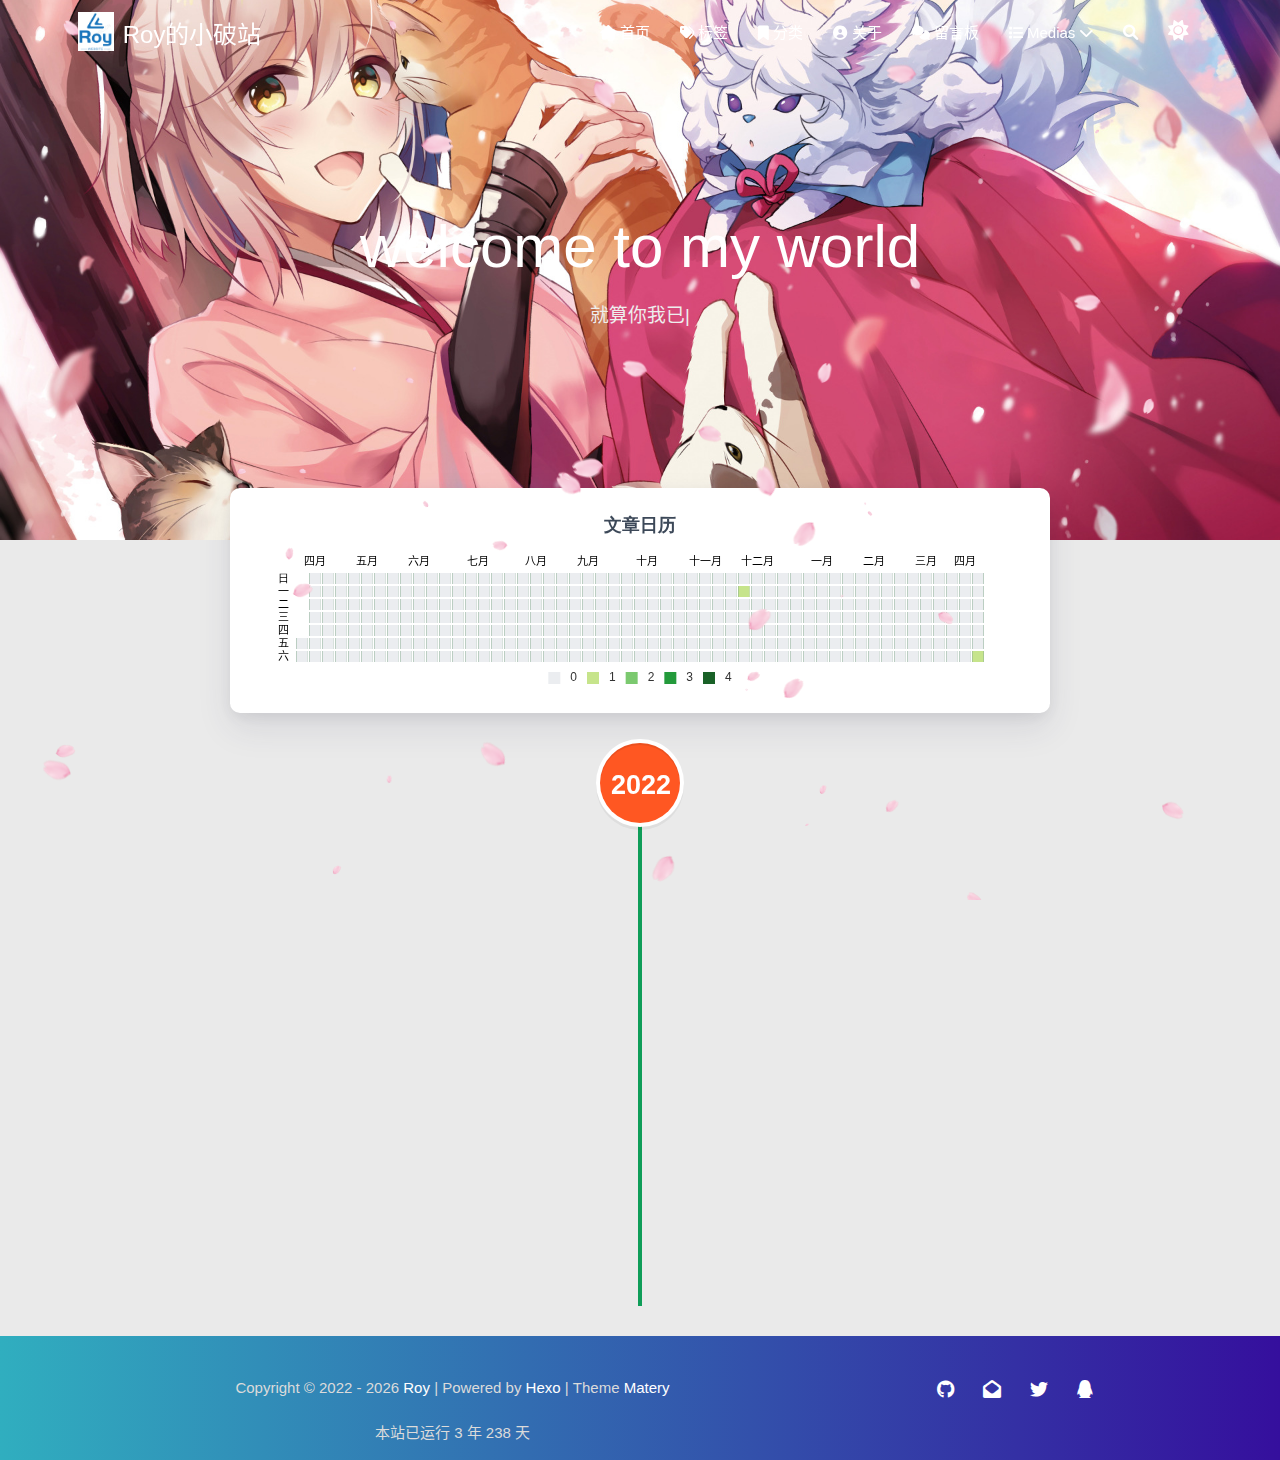
<file: archives/2022/index.html>
<!DOCTYPE HTML>
<html lang="zh-CN">


<head>
    <meta charset="utf-8">
    <meta name="keywords" content="归档: 2022, 博客,blog,Roy">
    <meta name="description" content="blog website of Roy">
    <meta http-equiv="X-UA-Compatible" content="IE=edge">
    <meta name="viewport" content="width=device-width, initial-scale=1.0, user-scalable=no">
    <meta name="renderer" content="webkit|ie-stand|ie-comp">
    <meta name="mobile-web-app-capable" content="yes">
    <meta name="format-detection" content="telephone=no">
    <meta name="apple-mobile-web-app-capable" content="yes">
    <meta name="apple-mobile-web-app-status-bar-style" content="black-translucent">
    <meta name="referrer" content="no-referrer-when-downgrade">
    <!-- Global site tag (gtag.js) - Google Analytics -->


    <title>归档: 2022 | Roy的小破站</title>
    <link rel="icon" type="image/png" href="/websiteLogo.png">
    
    <style>
        body{
            background-image: url(https://i.pximg.net/img-original/img/2022/12/09/21/30/38/103469931_p1.png);
            background-repeat:no-repeat;
            background-size: 100% 100%;
            background-attachment:fixed;
        }
    </style>



    <!-- bg-cover style     -->



<link rel="stylesheet" type="text/css" href="/libs/awesome/css/all.min.css">
<link rel="stylesheet" type="text/css" href="/libs/materialize/materialize.min.css">
<link rel="stylesheet" type="text/css" href="/libs/aos/aos.css">
<link rel="stylesheet" type="text/css" href="/libs/animate/animate.min.css">
<link rel="stylesheet" type="text/css" href="/libs/lightGallery/css/lightgallery.min.css">
<link rel="stylesheet" type="text/css" href="/css/matery.css">
<link rel="stylesheet" type="text/css" href="/css/my.css">
<link rel="stylesheet" type="text/css" href="/css/dark.css" media="none" onload="if(media!='all')media='all'">




    <link rel="stylesheet" href="/libs/tocbot/tocbot.css">
    <link rel="stylesheet" href="/css/post.css">




    
        <link rel="stylesheet" type="text/css" href="/css/reward.css">
    



    <script src="/libs/jquery/jquery-3.6.0.min.js"></script>

<meta name="generator" content="Hexo 6.3.0">
<style>.github-emoji { position: relative; display: inline-block; width: 1.2em; min-height: 1.2em; overflow: hidden; vertical-align: top; color: transparent; }  .github-emoji > span { position: relative; z-index: 10; }  .github-emoji img, .github-emoji .fancybox { margin: 0 !important; padding: 0 !important; border: none !important; outline: none !important; text-decoration: none !important; user-select: none !important; cursor: auto !important; }  .github-emoji img { height: 1.2em !important; width: 1.2em !important; position: absolute !important; left: 50% !important; top: 50% !important; transform: translate(-50%, -50%) !important; user-select: none !important; cursor: auto !important; } .github-emoji-fallback { color: inherit; } .github-emoji-fallback img { opacity: 0 !important; }</style>
</head>


<body>
    <header class="navbar-fixed">
    <nav id="headNav" class="bg-color nav-transparent">
        <div id="navContainer" class="nav-wrapper container">
            <div class="brand-logo">
                <a href="/" class="waves-effect waves-light">
                    
                    <img src="/medias/logo.png" class="logo-img" alt="LOGO">
                    
                    <span class="logo-span">Roy的小破站</span>
                </a>
            </div>
            

<a href="#" data-target="mobile-nav" class="sidenav-trigger button-collapse"><i class="fas fa-bars"></i></a>
<ul class="right nav-menu">
  
  <li class="hide-on-med-and-down nav-item">
    
    <a href="/" class="waves-effect waves-light">
      
      <i class="fas fa-home" style="zoom: 0.6;"></i>
      
      <span>首页</span>
    </a>
    
  </li>
  
  <li class="hide-on-med-and-down nav-item">
    
    <a href="/tags" class="waves-effect waves-light">
      
      <i class="fas fa-tags" style="zoom: 0.6;"></i>
      
      <span>标签</span>
    </a>
    
  </li>
  
  <li class="hide-on-med-and-down nav-item">
    
    <a href="/categories" class="waves-effect waves-light">
      
      <i class="fas fa-bookmark" style="zoom: 0.6;"></i>
      
      <span>分类</span>
    </a>
    
  </li>
  
  <li class="hide-on-med-and-down nav-item">
    
    <a href="/about" class="waves-effect waves-light">
      
      <i class="fas fa-user-circle" style="zoom: 0.6;"></i>
      
      <span>关于</span>
    </a>
    
  </li>
  
  <li class="hide-on-med-and-down nav-item">
    
    <a href="/contact" class="waves-effect waves-light">
      
      <i class="fas fa-comments" style="zoom: 0.6;"></i>
      
      <span>留言板</span>
    </a>
    
  </li>
  
  <li class="hide-on-med-and-down nav-item">
    
    <a href="" class="waves-effect waves-light">

      
      <i class="fas fa-list" style="zoom: 0.6;"></i>
      
      <span>Medias</span>
      <i class="fas fa-chevron-down" aria-hidden="true" style="zoom: 0.6;"></i>
    </a>
    <ul class="sub-nav menus_item_child ">
      
      <li>
        <a href="/musics">
          
          <i class="fas fa-music" style="margin-top: -20px; zoom: 0.6;"></i>
          
          <span>Musics</span>
        </a>
      </li>
      
      <li>
        <a href="/movies">
          
          <i class="fas fa-film" style="margin-top: -20px; zoom: 0.6;"></i>
          
          <span>Movies</span>
        </a>
      </li>
      
      <li>
        <a href="/books">
          
          <i class="fas fa-book" style="margin-top: -20px; zoom: 0.6;"></i>
          
          <span>Books</span>
        </a>
      </li>
      
      <li>
        <a href="/galleries">
          
          <i class="fas fa-image" style="margin-top: -20px; zoom: 0.6;"></i>
          
          <span>Galleries</span>
        </a>
      </li>
      
    </ul>
    
  </li>
  
  <li>
    <a href="#searchModal" class="modal-trigger waves-effect waves-light">
      <i id="searchIcon" class="fas fa-search" title="搜索" style="zoom: 0.85;"></i>
    </a>
  </li>
  <li>
    <a href="javascript:;" class="waves-effect waves-light" onclick="switchNightMode()" title="深色/浅色模式" >
      <i id="sum-moon-icon" class="fas fa-sun" style="zoom: 0.85;"></i>
    </a>
  </li>
</ul>


<div id="mobile-nav" class="side-nav sidenav">

    <div class="mobile-head bg-color">
        
        <img src="/medias/logo.png" class="logo-img circle responsive-img">
        
        <div class="logo-name">Roy的小破站</div>
        <div class="logo-desc">
            
            blog website of Roy
            
        </div>
    </div>

    <ul class="menu-list mobile-menu-list">
        
        <li class="m-nav-item">
	  
		<a href="/" class="waves-effect waves-light">
			
			    <i class="fa-fw fas fa-home"></i>
			
			首页
		</a>
          
        </li>
        
        <li class="m-nav-item">
	  
		<a href="/tags" class="waves-effect waves-light">
			
			    <i class="fa-fw fas fa-tags"></i>
			
			标签
		</a>
          
        </li>
        
        <li class="m-nav-item">
	  
		<a href="/categories" class="waves-effect waves-light">
			
			    <i class="fa-fw fas fa-bookmark"></i>
			
			分类
		</a>
          
        </li>
        
        <li class="m-nav-item">
	  
		<a href="/about" class="waves-effect waves-light">
			
			    <i class="fa-fw fas fa-user-circle"></i>
			
			关于
		</a>
          
        </li>
        
        <li class="m-nav-item">
	  
		<a href="/contact" class="waves-effect waves-light">
			
			    <i class="fa-fw fas fa-comments"></i>
			
			留言板
		</a>
          
        </li>
        
        <li class="m-nav-item">
	  
		<a href="javascript:;">
			
				<i class="fa-fw fas fa-list"></i>
			
			Medias
			<span class="m-icon"><i class="fas fa-chevron-right"></i></span>
		</a>
            <ul  style="background:  ;" >
              
                <li>

                  <a href="/musics " style="margin-left:75px">
				  
				   <i class="fa fas fa-music" style="position: absolute;left:50px" ></i>
			      
		          <span>Musics</span>
                  </a>
                </li>
              
                <li>

                  <a href="/movies " style="margin-left:75px">
				  
				   <i class="fa fas fa-film" style="position: absolute;left:50px" ></i>
			      
		          <span>Movies</span>
                  </a>
                </li>
              
                <li>

                  <a href="/books " style="margin-left:75px">
				  
				   <i class="fa fas fa-book" style="position: absolute;left:50px" ></i>
			      
		          <span>Books</span>
                  </a>
                </li>
              
                <li>

                  <a href="/galleries " style="margin-left:75px">
				  
				   <i class="fa fas fa-image" style="position: absolute;left:50px" ></i>
			      
		          <span>Galleries</span>
                  </a>
                </li>
              
            </ul>
          
        </li>
        
        
        <li><div class="divider"></div></li>
        <li>
            <a href="https://github.com/kleeper914/kleeper914.github.io" class="waves-effect waves-light" target="_blank">
                <i class="fab fa-github-square fa-fw"></i>Fork Me
            </a>
        </li>
        
    </ul>
</div>


        </div>

        
            <style>
    .nav-transparent .github-corner {
        display: none !important;
    }

    .github-corner {
        position: absolute;
        z-index: 10;
        top: 0;
        right: 0;
        border: 0;
        transform: scale(1.1);
    }

    .github-corner svg {
        color: #0f9d58;
        fill: #fff;
        height: 64px;
        width: 64px;
    }

    .github-corner:hover .octo-arm {
        animation: a 0.56s ease-in-out;
    }

    .github-corner .octo-arm {
        animation: none;
    }

    @keyframes a {
        0%,
        to {
            transform: rotate(0);
        }
        20%,
        60% {
            transform: rotate(-25deg);
        }
        40%,
        80% {
            transform: rotate(10deg);
        }
    }
</style>

<a href="https://github.com/kleeper914/kleeper914.github.io" class="github-corner tooltipped hide-on-med-and-down" target="_blank"
   data-tooltip="Fork Me" data-position="left" data-delay="50">
    <svg viewBox="0 0 250 250" aria-hidden="true">
        <path d="M0,0 L115,115 L130,115 L142,142 L250,250 L250,0 Z"></path>
        <path d="M128.3,109.0 C113.8,99.7 119.0,89.6 119.0,89.6 C122.0,82.7 120.5,78.6 120.5,78.6 C119.2,72.0 123.4,76.3 123.4,76.3 C127.3,80.9 125.5,87.3 125.5,87.3 C122.9,97.6 130.6,101.9 134.4,103.2"
              fill="currentColor" style="transform-origin: 130px 106px;" class="octo-arm"></path>
        <path d="M115.0,115.0 C114.9,115.1 118.7,116.5 119.8,115.4 L133.7,101.6 C136.9,99.2 139.9,98.4 142.2,98.6 C133.8,88.0 127.5,74.4 143.8,58.0 C148.5,53.4 154.0,51.2 159.7,51.0 C160.3,49.4 163.2,43.6 171.4,40.1 C171.4,40.1 176.1,42.5 178.8,56.2 C183.1,58.6 187.2,61.8 190.9,65.4 C194.5,69.0 197.7,73.2 200.1,77.6 C213.8,80.2 216.3,84.9 216.3,84.9 C212.7,93.1 206.9,96.0 205.4,96.6 C205.1,102.4 203.0,107.8 198.3,112.5 C181.9,128.9 168.3,122.5 157.7,114.1 C157.9,116.9 156.7,120.9 152.7,124.9 L141.0,136.5 C139.8,137.7 141.6,141.9 141.8,141.8 Z"
              fill="currentColor" class="octo-body"></path>
    </svg>
</a>
        
    </nav>

</header>

    <div class="bg-cover pd-header about-cover">
    <div class="container">
    <div class="row">
    <div class="col s10 offset-s1 m8 offset-m2 l8 offset-l2">
        <div class="brand">
            <div class="title center-align">
                
                welcome to my world
                
            </div>

            <div class="description center-align">
                
                <span id="subtitle"></span>
                <script src="/libs/typed/typed.js"></script>
                <script>
                    var typed = new Typed("#subtitle", {
                        strings: [ 
                            
                                "就算你我已经长高",
                            
                                "依旧祈愿存在那些不曾改变的事物",
                            
                                "被那无趣的旧时面庞所激励",
                            
                                "现在依旧在歌唱啊",
                            
                        ],
                        startDelay: 300,
                        typeSpeed: 100,
                        loop: true,
                        backSpeed: 50,
                        showCursor: true
                    });
                </script>
                
            </div>
        </div>
    </div>
</div>


<script>
    // 每天切换 banner 图.  Switch banner image every day.
    var bannerUrl = "/medias/banner/" + new Date().getDay() + '.jpg';
    $('.bg-cover').css('background-image', 'url(' + bannerUrl + ')');
</script>


    </div>
</div>

<main class="content">

    
    <div class="container archive-calendar">
    <div class="card">
        <div id="post-calendar" class="card-content"></div>
    </div>
</div>

<script type="text/javascript" src="/libs/echarts/echarts.min.js"></script>
<script type="text/javascript">
    let myChart = echarts.init(document.getElementById('post-calendar'));

    

    let option = {
        title: {
            top: 0,
            text: '文章日历',
            left: 'center',
            textStyle: {
                color: '#3C4858'
            }
        },
        tooltip: {
            padding: 10,
            backgroundColor: '#555',
            borderColor: '#777',
            borderWidth: 1,
            formatter: function (obj) {
                var value = obj.value;
                return '<div style="font-size: 14px;">' + value[0] + '：' + value[1] + '</div>';
            }
        },
        visualMap: {
            show: true,
            showLabel: true,
            categories: [0, 1, 2, 3, 4],
            calculable: true,
            inRange: {
                symbol: 'rect',
                color: ['#ebedf0', '#c6e48b', '#7bc96f', '#239a3b', '#196127']
            },
            itemWidth: 12,
            itemHeight: 12,
            orient: 'horizontal',
            left: 'center',
            bottom: 0
        },
        calendar: [{
            left: 'center',
            range: ["2022-04-15", "2023-04-15"],
            cellSize: [13, 13],
            splitLine: {
                show: false
            },
            itemStyle: {
                color: '#196127',
                borderColor: '#fff',
                borderWidth: 2
            },
            yearLabel: {
                show: false
            },
            monthLabel: {
                nameMap: 'cn',
                fontSize: 11
            },
            dayLabel: {
                formatter: '{start}  1st',
                nameMap: 'cn',
                fontSize: 11
            }
        }],
        series: [{
            type: 'heatmap',
            coordinateSystem: 'calendar',
            calendarIndex: 0,
            data: [["2022-04-15", 0], ["2022-04-16", 0], ["2022-04-17", 0], ["2022-04-18", 0], ["2022-04-19", 0], ["2022-04-20", 0], ["2022-04-21", 0], ["2022-04-22", 0], ["2022-04-23", 0], ["2022-04-24", 0], ["2022-04-25", 0], ["2022-04-26", 0], ["2022-04-27", 0], ["2022-04-28", 0], ["2022-04-29", 0], ["2022-04-30", 0], ["2022-05-01", 0], ["2022-05-02", 0], ["2022-05-03", 0], ["2022-05-04", 0], ["2022-05-05", 0], ["2022-05-06", 0], ["2022-05-07", 0], ["2022-05-08", 0], ["2022-05-09", 0], ["2022-05-10", 0], ["2022-05-11", 0], ["2022-05-12", 0], ["2022-05-13", 0], ["2022-05-14", 0], ["2022-05-15", 0], ["2022-05-16", 0], ["2022-05-17", 0], ["2022-05-18", 0], ["2022-05-19", 0], ["2022-05-20", 0], ["2022-05-21", 0], ["2022-05-22", 0], ["2022-05-23", 0], ["2022-05-24", 0], ["2022-05-25", 0], ["2022-05-26", 0], ["2022-05-27", 0], ["2022-05-28", 0], ["2022-05-29", 0], ["2022-05-30", 0], ["2022-05-31", 0], ["2022-06-01", 0], ["2022-06-02", 0], ["2022-06-03", 0], ["2022-06-04", 0], ["2022-06-05", 0], ["2022-06-06", 0], ["2022-06-07", 0], ["2022-06-08", 0], ["2022-06-09", 0], ["2022-06-10", 0], ["2022-06-11", 0], ["2022-06-12", 0], ["2022-06-13", 0], ["2022-06-14", 0], ["2022-06-15", 0], ["2022-06-16", 0], ["2022-06-17", 0], ["2022-06-18", 0], ["2022-06-19", 0], ["2022-06-20", 0], ["2022-06-21", 0], ["2022-06-22", 0], ["2022-06-23", 0], ["2022-06-24", 0], ["2022-06-25", 0], ["2022-06-26", 0], ["2022-06-27", 0], ["2022-06-28", 0], ["2022-06-29", 0], ["2022-06-30", 0], ["2022-07-01", 0], ["2022-07-02", 0], ["2022-07-03", 0], ["2022-07-04", 0], ["2022-07-05", 0], ["2022-07-06", 0], ["2022-07-07", 0], ["2022-07-08", 0], ["2022-07-09", 0], ["2022-07-10", 0], ["2022-07-11", 0], ["2022-07-12", 0], ["2022-07-13", 0], ["2022-07-14", 0], ["2022-07-15", 0], ["2022-07-16", 0], ["2022-07-17", 0], ["2022-07-18", 0], ["2022-07-19", 0], ["2022-07-20", 0], ["2022-07-21", 0], ["2022-07-22", 0], ["2022-07-23", 0], ["2022-07-24", 0], ["2022-07-25", 0], ["2022-07-26", 0], ["2022-07-27", 0], ["2022-07-28", 0], ["2022-07-29", 0], ["2022-07-30", 0], ["2022-07-31", 0], ["2022-08-01", 0], ["2022-08-02", 0], ["2022-08-03", 0], ["2022-08-04", 0], ["2022-08-05", 0], ["2022-08-06", 0], ["2022-08-07", 0], ["2022-08-08", 0], ["2022-08-09", 0], ["2022-08-10", 0], ["2022-08-11", 0], ["2022-08-12", 0], ["2022-08-13", 0], ["2022-08-14", 0], ["2022-08-15", 0], ["2022-08-16", 0], ["2022-08-17", 0], ["2022-08-18", 0], ["2022-08-19", 0], ["2022-08-20", 0], ["2022-08-21", 0], ["2022-08-22", 0], ["2022-08-23", 0], ["2022-08-24", 0], ["2022-08-25", 0], ["2022-08-26", 0], ["2022-08-27", 0], ["2022-08-28", 0], ["2022-08-29", 0], ["2022-08-30", 0], ["2022-08-31", 0], ["2022-09-01", 0], ["2022-09-02", 0], ["2022-09-03", 0], ["2022-09-04", 0], ["2022-09-05", 0], ["2022-09-06", 0], ["2022-09-07", 0], ["2022-09-08", 0], ["2022-09-09", 0], ["2022-09-10", 0], ["2022-09-11", 0], ["2022-09-12", 0], ["2022-09-13", 0], ["2022-09-14", 0], ["2022-09-15", 0], ["2022-09-16", 0], ["2022-09-17", 0], ["2022-09-18", 0], ["2022-09-19", 0], ["2022-09-20", 0], ["2022-09-21", 0], ["2022-09-22", 0], ["2022-09-23", 0], ["2022-09-24", 0], ["2022-09-25", 0], ["2022-09-26", 0], ["2022-09-27", 0], ["2022-09-28", 0], ["2022-09-29", 0], ["2022-09-30", 0], ["2022-10-01", 0], ["2022-10-02", 0], ["2022-10-03", 0], ["2022-10-04", 0], ["2022-10-05", 0], ["2022-10-06", 0], ["2022-10-07", 0], ["2022-10-08", 0], ["2022-10-09", 0], ["2022-10-10", 0], ["2022-10-11", 0], ["2022-10-12", 0], ["2022-10-13", 0], ["2022-10-14", 0], ["2022-10-15", 0], ["2022-10-16", 0], ["2022-10-17", 0], ["2022-10-18", 0], ["2022-10-19", 0], ["2022-10-20", 0], ["2022-10-21", 0], ["2022-10-22", 0], ["2022-10-23", 0], ["2022-10-24", 0], ["2022-10-25", 0], ["2022-10-26", 0], ["2022-10-27", 0], ["2022-10-28", 0], ["2022-10-29", 0], ["2022-10-30", 0], ["2022-10-31", 0], ["2022-11-01", 0], ["2022-11-02", 0], ["2022-11-03", 0], ["2022-11-04", 0], ["2022-11-05", 0], ["2022-11-06", 0], ["2022-11-07", 0], ["2022-11-08", 0], ["2022-11-09", 0], ["2022-11-10", 0], ["2022-11-11", 0], ["2022-11-12", 0], ["2022-11-13", 0], ["2022-11-14", 0], ["2022-11-15", 0], ["2022-11-16", 0], ["2022-11-17", 0], ["2022-11-18", 0], ["2022-11-19", 0], ["2022-11-20", 0], ["2022-11-21", 0], ["2022-11-22", 0], ["2022-11-23", 0], ["2022-11-24", 0], ["2022-11-25", 0], ["2022-11-26", 0], ["2022-11-27", 0], ["2022-11-28", 0], ["2022-11-29", 0], ["2022-11-30", 0], ["2022-12-01", 0], ["2022-12-02", 0], ["2022-12-03", 0], ["2022-12-04", 0], ["2022-12-05", 1], ["2022-12-06", 0], ["2022-12-07", 0], ["2022-12-08", 0], ["2022-12-09", 0], ["2022-12-10", 0], ["2022-12-11", 0], ["2022-12-12", 0], ["2022-12-13", 0], ["2022-12-14", 0], ["2022-12-15", 0], ["2022-12-16", 0], ["2022-12-17", 0], ["2022-12-18", 0], ["2022-12-19", 0], ["2022-12-20", 0], ["2022-12-21", 0], ["2022-12-22", 0], ["2022-12-23", 0], ["2022-12-24", 0], ["2022-12-25", 0], ["2022-12-26", 0], ["2022-12-27", 0], ["2022-12-28", 0], ["2022-12-29", 0], ["2022-12-30", 0], ["2022-12-31", 0], ["2023-01-01", 0], ["2023-01-02", 0], ["2023-01-03", 0], ["2023-01-04", 0], ["2023-01-05", 0], ["2023-01-06", 0], ["2023-01-07", 0], ["2023-01-08", 0], ["2023-01-09", 0], ["2023-01-10", 0], ["2023-01-11", 0], ["2023-01-12", 0], ["2023-01-13", 0], ["2023-01-14", 0], ["2023-01-15", 0], ["2023-01-16", 0], ["2023-01-17", 0], ["2023-01-18", 0], ["2023-01-19", 0], ["2023-01-20", 0], ["2023-01-21", 0], ["2023-01-22", 0], ["2023-01-23", 0], ["2023-01-24", 0], ["2023-01-25", 0], ["2023-01-26", 0], ["2023-01-27", 0], ["2023-01-28", 0], ["2023-01-29", 0], ["2023-01-30", 0], ["2023-01-31", 0], ["2023-02-01", 0], ["2023-02-02", 0], ["2023-02-03", 0], ["2023-02-04", 0], ["2023-02-05", 0], ["2023-02-06", 0], ["2023-02-07", 0], ["2023-02-08", 0], ["2023-02-09", 0], ["2023-02-10", 0], ["2023-02-11", 0], ["2023-02-12", 0], ["2023-02-13", 0], ["2023-02-14", 0], ["2023-02-15", 0], ["2023-02-16", 0], ["2023-02-17", 0], ["2023-02-18", 0], ["2023-02-19", 0], ["2023-02-20", 0], ["2023-02-21", 0], ["2023-02-22", 0], ["2023-02-23", 0], ["2023-02-24", 0], ["2023-02-25", 0], ["2023-02-26", 0], ["2023-02-27", 0], ["2023-02-28", 0], ["2023-03-01", 0], ["2023-03-02", 0], ["2023-03-03", 0], ["2023-03-04", 0], ["2023-03-05", 0], ["2023-03-06", 0], ["2023-03-07", 0], ["2023-03-08", 0], ["2023-03-09", 0], ["2023-03-10", 0], ["2023-03-11", 0], ["2023-03-12", 0], ["2023-03-13", 0], ["2023-03-14", 0], ["2023-03-15", 0], ["2023-03-16", 0], ["2023-03-17", 0], ["2023-03-18", 0], ["2023-03-19", 0], ["2023-03-20", 0], ["2023-03-21", 0], ["2023-03-22", 0], ["2023-03-23", 0], ["2023-03-24", 0], ["2023-03-25", 0], ["2023-03-26", 0], ["2023-03-27", 0], ["2023-03-28", 0], ["2023-03-29", 0], ["2023-03-30", 0], ["2023-03-31", 0], ["2023-04-01", 0], ["2023-04-02", 0], ["2023-04-03", 0], ["2023-04-04", 0], ["2023-04-05", 0], ["2023-04-06", 0], ["2023-04-07", 0], ["2023-04-08", 0], ["2023-04-09", 0], ["2023-04-10", 0], ["2023-04-11", 0], ["2023-04-12", 0], ["2023-04-13", 0], ["2023-04-14", 0], ["2023-04-15", 1]]
        }]

    };

    myChart.setOption(option);
</script>

    

    

    <div id="cd-timeline" class="container">
        
        <div class="cd-timeline-block">

            
            
            
            <div class="cd-timeline-img year" data-aos="zoom-in-up">
                <a href="/archives/2022">2022</a>
            </div>
            

            
            
            
            <div class="cd-timeline-img month" data-aos="zoom-in-up">
                <a href="/archives/2022/12">12</a>
            </div>
            

            
            <div class="cd-timeline-img day" data-aos="zoom-in-up">
                <span>05</span>
            </div>
            <article class="cd-timeline-content" data-aos="fade-up">
                <div class="article col s12 m6">
                    <div class="card">
                        <a href="/2022/12/05/%E6%B5%AA%E5%84%BF%E8%87%AA%E4%BC%A0/">
                            <div class="card-image">
                                
                                
                                <img src="/medias/featureimages/11.jpg" class="responsive-img" alt="浪儿自传">
                                
                                <span class="card-title">浪儿自传</span>
                            </div>
                        </a>
                        <div class="card-content article-content">
                            <div class="summary block-with-text">
                                
                                    浪列传–浪儿帅帅帅  浪，原罗意也，诸生以其父之号而冠之，故称浪亦名“ear”、“浪儿”号浪半仙，体态婀娜， 其尻圆润，特
为尤甚，诸生咸异之，争相抚摸，封其尻曰“双曲线”以彰其佳，后每师曰“光滑曲线”则群聚而笑之。
  为国子监纪律大臣，
                                
                            </div>
                            <div class="publish-info">
                                <span class="publish-date">
                                    <i class="far fa-clock fa-fw icon-date"></i>2022-12-05
                                </span>
                                <span class="publish-author">
                                    
                                    <i class="fas fa-user fa-fw"></i>
                                    Roy
                                    
                                </span>
                            </div>
                        </div>

                        
                    </div>
                </div>
            </article>
        </div>
        
    </div>

</main>




    <footer class="page-footer bg-color">
    
        <link rel="stylesheet" href="/libs/aplayer/APlayer.min.css">
<style>
    .aplayer .aplayer-lrc p {
        
        font-size: 12px;
        font-weight: 700;
        line-height: 16px !important;
    }

    .aplayer .aplayer-lrc p.aplayer-lrc-current {
        
        font-size: 15px;
        color: #42b983;
    }

    
    .aplayer.aplayer-fixed.aplayer-narrow .aplayer-body {
        left: -66px !important;
    }

    .aplayer.aplayer-fixed.aplayer-narrow .aplayer-body:hover {
        left: 0px !important;
    }

    
</style>
<div class="">
    
    <div class="row">
        <meting-js class="col l8 offset-l2 m10 offset-m1 s12"
                   server="netease"
                   type="song"
                   id="512376195"
                   fixed='true'
                   autoplay='true'
                   theme='#42b983'
                   loop='all'
                   order='random'
                   preload='auto'
                   volume='0.5'
                   list-folded='true'
        >
        </meting-js>
    </div>
</div>

<script src="/libs/aplayer/APlayer.min.js"></script>
<script src="/libs/aplayer/Meting.min.js"></script>

    

    <div class="container row center-align"
         style="margin-bottom: 15px !important;">
        <div class="col s12 m8 l8 copy-right">
            Copyright&nbsp;&copy;
            
                <span id="year">2022-2023</span>
            
            <a href="/about" target="_blank">Roy</a>
            |&nbsp;Powered by&nbsp;<a href="https://hexo.io/" target="_blank">Hexo</a>
            |&nbsp;Theme&nbsp;<a href="https://github.com/blinkfox/hexo-theme-matery" target="_blank">Matery</a>
            <br>
            
            
            
            
            
            <br>

            <!-- 运行天数提醒. -->
            
                <span id="sitetime"> Loading ...</span>
                <script>
                    var calcSiteTime = function () {
                        var seconds = 1000;
                        var minutes = seconds * 60;
                        var hours = minutes * 60;
                        var days = hours * 24;
                        var years = days * 365;
                        var today = new Date();
                        var startYear = "2022";
                        var startMonth = "12";
                        var startDate = "1";
                        var startHour = "2";
                        var startMinute = "20";
                        var startSecond = "2";
                        var todayYear = today.getFullYear();
                        var todayMonth = today.getMonth() + 1;
                        var todayDate = today.getDate();
                        var todayHour = today.getHours();
                        var todayMinute = today.getMinutes();
                        var todaySecond = today.getSeconds();
                        var t1 = Date.UTC(startYear, startMonth, startDate, startHour, startMinute, startSecond);
                        var t2 = Date.UTC(todayYear, todayMonth, todayDate, todayHour, todayMinute, todaySecond);
                        var diff = t2 - t1;
                        var diffYears = Math.floor(diff / years);
                        var diffDays = Math.floor((diff / days) - diffYears * 365);

                        // 区分是否有年份.
                        var language = 'zh-CN';
                        if (startYear === String(todayYear)) {
                            document.getElementById("year").innerHTML = todayYear;
                            var daysTip = 'This site has been running for ' + diffDays + ' days';
                            if (language === 'zh-CN') {
                                daysTip = '本站已运行 ' + diffDays + ' 天';
                            } else if (language === 'zh-HK') {
                                daysTip = '本站已運行 ' + diffDays + ' 天';
                            }
                            document.getElementById("sitetime").innerHTML = daysTip;
                        } else {
                            document.getElementById("year").innerHTML = startYear + " - " + todayYear;
                            var yearsAndDaysTip = 'This site has been running for ' + diffYears + ' years and '
                                + diffDays + ' days';
                            if (language === 'zh-CN') {
                                yearsAndDaysTip = '本站已运行 ' + diffYears + ' 年 ' + diffDays + ' 天';
                            } else if (language === 'zh-HK') {
                                yearsAndDaysTip = '本站已運行 ' + diffYears + ' 年 ' + diffDays + ' 天';
                            }
                            document.getElementById("sitetime").innerHTML = yearsAndDaysTip;
                        }
                    }

                    calcSiteTime();
                </script>
            
            <br>
            
        </div>
        <div class="col s12 m4 l4 social-link ">
    <a href="https://github.com/kleeper914" class="tooltipped" target="_blank" data-tooltip="访问我的GitHub" data-position="top" data-delay="50">
        <i class="fab fa-github"></i>
    </a>



    <a href="mailto:kleeperroy@gmail.com" class="tooltipped" target="_blank" data-tooltip="邮件联系我" data-position="top" data-delay="50">
        <i class="fas fa-envelope-open"></i>
    </a>





    <a href="https://twitter.com/KleeperRoy" class="tooltipped" target="_blank" data-tooltip="关注我的Twitter: https://twitter.com/KleeperRoy" data-position="top" data-delay="50">
        <i class="fab fa-twitter"></i>
    </a>



    <a href="tencent://AddContact/?fromId=50&fromSubId=1&subcmd=all&uin=845512161" class="tooltipped" target="_blank" data-tooltip="QQ联系我: 845512161" data-position="top" data-delay="50">
        <i class="fab fa-qq"></i>
    </a>







</div>
    </div>
</footer>

<div class="progress-bar"></div>


    <!-- 搜索遮罩框 -->
<div id="searchModal" class="modal">
    <div class="modal-content">
        <div class="search-header">
            <span class="title"><i class="fas fa-search"></i>&nbsp;&nbsp;搜索</span>
            <input type="search" id="searchInput" name="s" placeholder="请输入搜索的关键字"
                   class="search-input">
        </div>
        <div id="searchResult"></div>
    </div>
</div>

<script type="text/javascript">
$(function () {
    var searchFunc = function (path, search_id, content_id) {
        'use strict';
        $.ajax({
            url: path,
            dataType: "xml",
            success: function (xmlResponse) {
                // get the contents from search data
                var datas = $("entry", xmlResponse).map(function () {
                    return {
                        title: $("title", this).text(),
                        content: $("content", this).text(),
                        url: $("url", this).text()
                    };
                }).get();
                var $input = document.getElementById(search_id);
                var $resultContent = document.getElementById(content_id);
                $input.addEventListener('input', function () {
                    var str = '<ul class=\"search-result-list\">';
                    var keywords = this.value.trim().toLowerCase().split(/[\s\-]+/);
                    $resultContent.innerHTML = "";
                    if (this.value.trim().length <= 0) {
                        return;
                    }
                    // perform local searching
                    datas.forEach(function (data) {
                        var isMatch = true;
                        var data_title = data.title.trim().toLowerCase();
                        var data_content = data.content.trim().replace(/<[^>]+>/g, "").toLowerCase();
                        var data_url = data.url;
                        data_url = data_url.indexOf('/') === 0 ? data.url : '/' + data_url;
                        var index_title = -1;
                        var index_content = -1;
                        var first_occur = -1;
                        // only match artiles with not empty titles and contents
                        if (data_title !== '' && data_content !== '') {
                            keywords.forEach(function (keyword, i) {
                                index_title = data_title.indexOf(keyword);
                                index_content = data_content.indexOf(keyword);
                                if (index_title < 0 && index_content < 0) {
                                    isMatch = false;
                                } else {
                                    if (index_content < 0) {
                                        index_content = 0;
                                    }
                                    if (i === 0) {
                                        first_occur = index_content;
                                    }
                                }
                            });
                        }
                        // show search results
                        if (isMatch) {
                            str += "<li><a href='" + data_url + "' class='search-result-title'>" + data_title + "</a>";
                            var content = data.content.trim().replace(/<[^>]+>/g, "");
                            if (first_occur >= 0) {
                                // cut out 100 characters
                                var start = first_occur - 20;
                                var end = first_occur + 80;
                                if (start < 0) {
                                    start = 0;
                                }
                                if (start === 0) {
                                    end = 100;
                                }
                                if (end > content.length) {
                                    end = content.length;
                                }
                                var match_content = content.substr(start, end);
                                // highlight all keywords
                                keywords.forEach(function (keyword) {
                                    var regS = new RegExp(keyword, "gi");
                                    match_content = match_content.replace(regS, "<em class=\"search-keyword\">" + keyword + "</em>");
                                });

                                str += "<p class=\"search-result\">" + match_content + "...</p>"
                            }
                            str += "</li>";
                        }
                    });
                    str += "</ul>";
                    $resultContent.innerHTML = str;
                });
            }
        });
    };

    searchFunc('/search.xml', 'searchInput', 'searchResult');
});
</script>

    <!-- 白天和黑夜主题 -->
<div class="stars-con">
    <div id="stars"></div>
    <div id="stars2"></div>
    <div id="stars3"></div>  
</div>

<script>
    function switchNightMode() {
        $('<div class="Cuteen_DarkSky"><div class="Cuteen_DarkPlanet"></div></div>').appendTo($('body')),
        setTimeout(function () {
            $('body').hasClass('DarkMode') 
            ? ($('body').removeClass('DarkMode'), localStorage.setItem('isDark', '0'), $('#sum-moon-icon').removeClass("fa-sun").addClass('fa-moon')) 
            : ($('body').addClass('DarkMode'), localStorage.setItem('isDark', '1'), $('#sum-moon-icon').addClass("fa-sun").removeClass('fa-moon')),
            
            setTimeout(function () {
            $('.Cuteen_DarkSky').fadeOut(1e3, function () {
                $(this).remove()
            })
            }, 2e3)
        })
    }
</script>

    <!-- 回到顶部按钮 -->
<div id="backTop" class="top-scroll">
    <a class="btn-floating btn-large waves-effect waves-light" href="#!">
        <i class="fas fa-arrow-up"></i>
    </a>
</div>


    <script src="/libs/materialize/materialize.min.js"></script>
    <script src="/libs/masonry/masonry.pkgd.min.js"></script>
    <script src="/libs/aos/aos.js"></script>
    <script src="/libs/scrollprogress/scrollProgress.min.js"></script>
    <script src="/libs/lightGallery/js/lightgallery-all.min.js"></script>
    <script src="/js/matery.js"></script>

    

    
        
        <script type="text/javascript">
            // 只在桌面版网页启用特效
            var windowWidth = $(window).width();
            if (windowWidth > 768) {
                document.write('<script type="text/javascript" src="/libs/others/sakura.js"><\/script>');
            }
        </script>
    

    <!-- 雪花特效 -->
    

    <!-- 鼠标星星特效 -->
    

     
        <script src="https://ssl.captcha.qq.com/TCaptcha.js"></script>
        <script src="/libs/others/TencentCaptcha.js"></script>
        <button id="TencentCaptcha" data-appid="xxxxxxxxxx" data-cbfn="callback" type="button" hidden></button>
    

    <!-- Baidu Analytics -->

    <!-- Baidu Push -->

<script>
    (function () {
        var bp = document.createElement('script');
        var curProtocol = window.location.protocol.split(':')[0];
        if (curProtocol === 'https') {
            bp.src = 'https://zz.bdstatic.com/linksubmit/push.js';
        } else {
            bp.src = 'http://push.zhanzhang.baidu.com/push.js';
        }
        var s = document.getElementsByTagName("script")[0];
        s.parentNode.insertBefore(bp, s);
    })();
</script>

    
    <script src="/libs/others/clicklove.js" async="async"></script>
    
    

    

    

    <!--腾讯兔小巢-->
    
    

    

    

    
    <script src="/libs/instantpage/instantpage.js" type="module"></script>
    

</body>

</html>
</file>
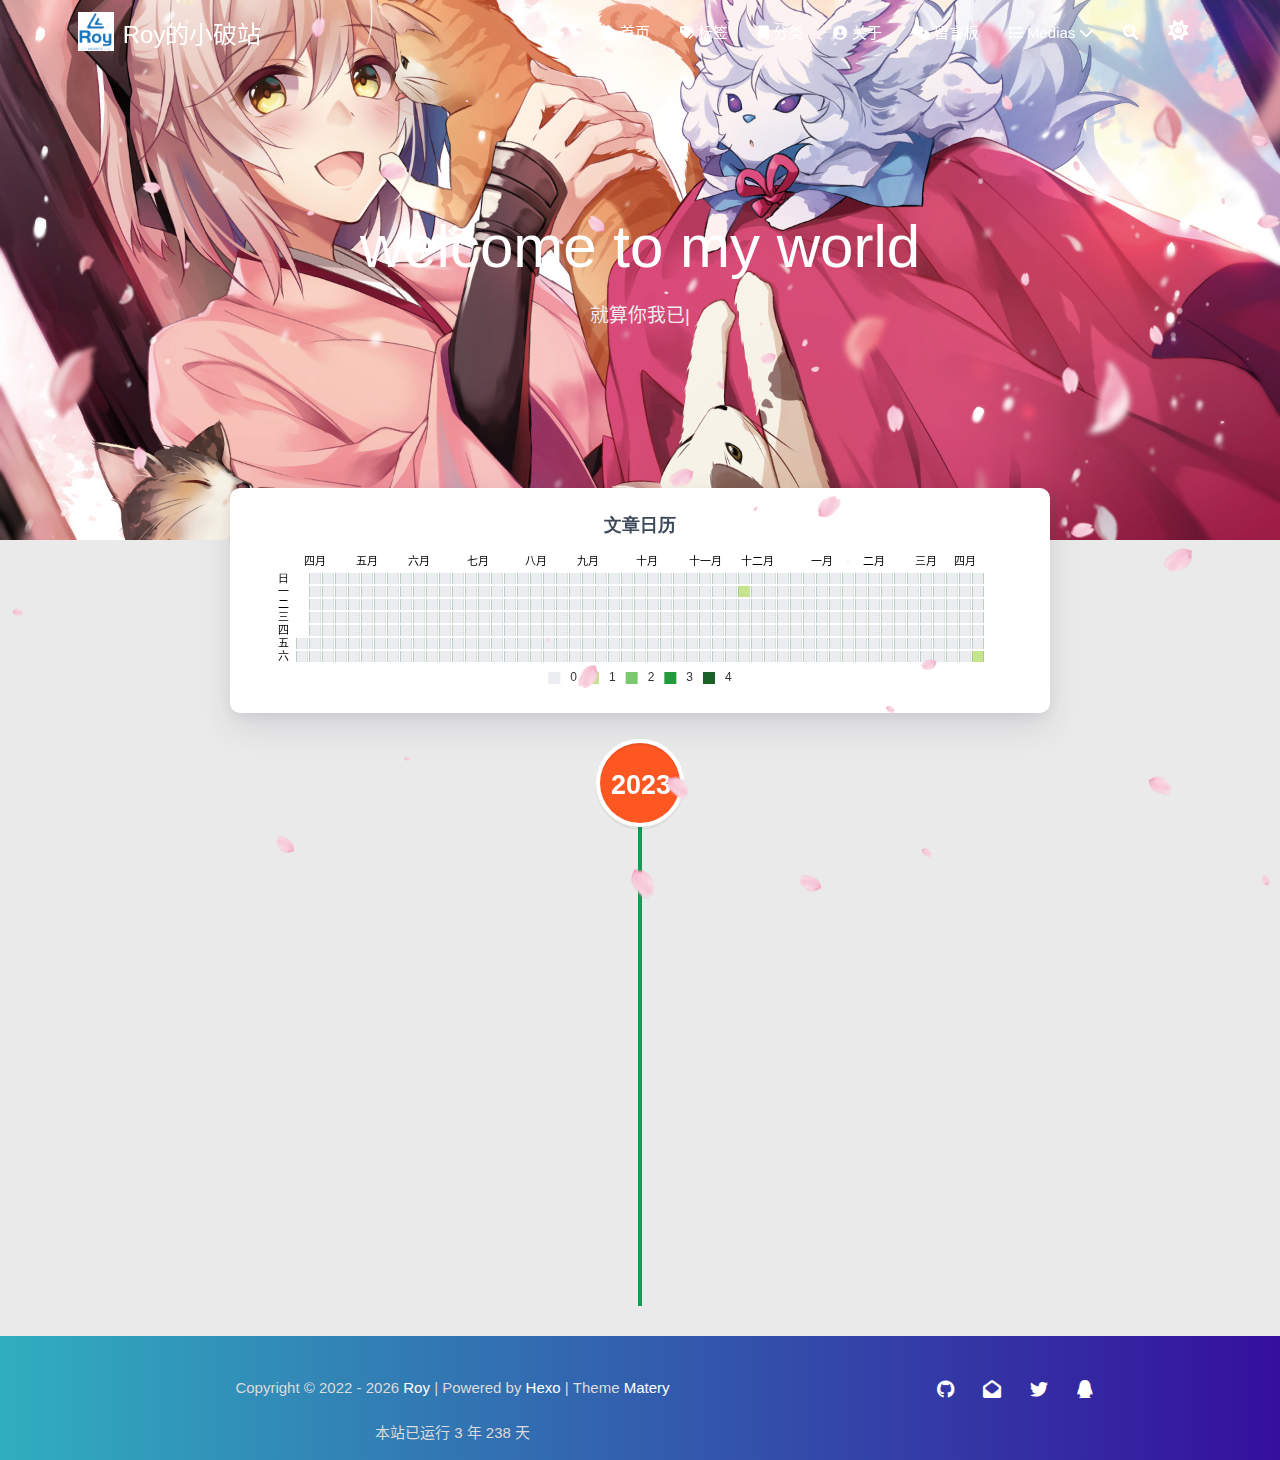
<file: archives/2023/index.html>
<!DOCTYPE HTML>
<html lang="zh-CN">


<head>
    <meta charset="utf-8">
    <meta name="keywords" content="归档: 2023, 博客,blog,Roy">
    <meta name="description" content="blog website of Roy">
    <meta http-equiv="X-UA-Compatible" content="IE=edge">
    <meta name="viewport" content="width=device-width, initial-scale=1.0, user-scalable=no">
    <meta name="renderer" content="webkit|ie-stand|ie-comp">
    <meta name="mobile-web-app-capable" content="yes">
    <meta name="format-detection" content="telephone=no">
    <meta name="apple-mobile-web-app-capable" content="yes">
    <meta name="apple-mobile-web-app-status-bar-style" content="black-translucent">
    <meta name="referrer" content="no-referrer-when-downgrade">
    <!-- Global site tag (gtag.js) - Google Analytics -->


    <title>归档: 2023 | Roy的小破站</title>
    <link rel="icon" type="image/png" href="/websiteLogo.png">
    
    <style>
        body{
            background-image: url(https://i.pximg.net/img-original/img/2022/12/09/21/30/38/103469931_p1.png);
            background-repeat:no-repeat;
            background-size: 100% 100%;
            background-attachment:fixed;
        }
    </style>



    <!-- bg-cover style     -->



<link rel="stylesheet" type="text/css" href="/libs/awesome/css/all.min.css">
<link rel="stylesheet" type="text/css" href="/libs/materialize/materialize.min.css">
<link rel="stylesheet" type="text/css" href="/libs/aos/aos.css">
<link rel="stylesheet" type="text/css" href="/libs/animate/animate.min.css">
<link rel="stylesheet" type="text/css" href="/libs/lightGallery/css/lightgallery.min.css">
<link rel="stylesheet" type="text/css" href="/css/matery.css">
<link rel="stylesheet" type="text/css" href="/css/my.css">
<link rel="stylesheet" type="text/css" href="/css/dark.css" media="none" onload="if(media!='all')media='all'">




    <link rel="stylesheet" href="/libs/tocbot/tocbot.css">
    <link rel="stylesheet" href="/css/post.css">




    
        <link rel="stylesheet" type="text/css" href="/css/reward.css">
    



    <script src="/libs/jquery/jquery-3.6.0.min.js"></script>

<meta name="generator" content="Hexo 6.3.0">
<style>.github-emoji { position: relative; display: inline-block; width: 1.2em; min-height: 1.2em; overflow: hidden; vertical-align: top; color: transparent; }  .github-emoji > span { position: relative; z-index: 10; }  .github-emoji img, .github-emoji .fancybox { margin: 0 !important; padding: 0 !important; border: none !important; outline: none !important; text-decoration: none !important; user-select: none !important; cursor: auto !important; }  .github-emoji img { height: 1.2em !important; width: 1.2em !important; position: absolute !important; left: 50% !important; top: 50% !important; transform: translate(-50%, -50%) !important; user-select: none !important; cursor: auto !important; } .github-emoji-fallback { color: inherit; } .github-emoji-fallback img { opacity: 0 !important; }</style>
</head>


<body>
    <header class="navbar-fixed">
    <nav id="headNav" class="bg-color nav-transparent">
        <div id="navContainer" class="nav-wrapper container">
            <div class="brand-logo">
                <a href="/" class="waves-effect waves-light">
                    
                    <img src="/medias/logo.png" class="logo-img" alt="LOGO">
                    
                    <span class="logo-span">Roy的小破站</span>
                </a>
            </div>
            

<a href="#" data-target="mobile-nav" class="sidenav-trigger button-collapse"><i class="fas fa-bars"></i></a>
<ul class="right nav-menu">
  
  <li class="hide-on-med-and-down nav-item">
    
    <a href="/" class="waves-effect waves-light">
      
      <i class="fas fa-home" style="zoom: 0.6;"></i>
      
      <span>首页</span>
    </a>
    
  </li>
  
  <li class="hide-on-med-and-down nav-item">
    
    <a href="/tags" class="waves-effect waves-light">
      
      <i class="fas fa-tags" style="zoom: 0.6;"></i>
      
      <span>标签</span>
    </a>
    
  </li>
  
  <li class="hide-on-med-and-down nav-item">
    
    <a href="/categories" class="waves-effect waves-light">
      
      <i class="fas fa-bookmark" style="zoom: 0.6;"></i>
      
      <span>分类</span>
    </a>
    
  </li>
  
  <li class="hide-on-med-and-down nav-item">
    
    <a href="/about" class="waves-effect waves-light">
      
      <i class="fas fa-user-circle" style="zoom: 0.6;"></i>
      
      <span>关于</span>
    </a>
    
  </li>
  
  <li class="hide-on-med-and-down nav-item">
    
    <a href="/contact" class="waves-effect waves-light">
      
      <i class="fas fa-comments" style="zoom: 0.6;"></i>
      
      <span>留言板</span>
    </a>
    
  </li>
  
  <li class="hide-on-med-and-down nav-item">
    
    <a href="" class="waves-effect waves-light">

      
      <i class="fas fa-list" style="zoom: 0.6;"></i>
      
      <span>Medias</span>
      <i class="fas fa-chevron-down" aria-hidden="true" style="zoom: 0.6;"></i>
    </a>
    <ul class="sub-nav menus_item_child ">
      
      <li>
        <a href="/musics">
          
          <i class="fas fa-music" style="margin-top: -20px; zoom: 0.6;"></i>
          
          <span>Musics</span>
        </a>
      </li>
      
      <li>
        <a href="/movies">
          
          <i class="fas fa-film" style="margin-top: -20px; zoom: 0.6;"></i>
          
          <span>Movies</span>
        </a>
      </li>
      
      <li>
        <a href="/books">
          
          <i class="fas fa-book" style="margin-top: -20px; zoom: 0.6;"></i>
          
          <span>Books</span>
        </a>
      </li>
      
      <li>
        <a href="/galleries">
          
          <i class="fas fa-image" style="margin-top: -20px; zoom: 0.6;"></i>
          
          <span>Galleries</span>
        </a>
      </li>
      
    </ul>
    
  </li>
  
  <li>
    <a href="#searchModal" class="modal-trigger waves-effect waves-light">
      <i id="searchIcon" class="fas fa-search" title="搜索" style="zoom: 0.85;"></i>
    </a>
  </li>
  <li>
    <a href="javascript:;" class="waves-effect waves-light" onclick="switchNightMode()" title="深色/浅色模式" >
      <i id="sum-moon-icon" class="fas fa-sun" style="zoom: 0.85;"></i>
    </a>
  </li>
</ul>


<div id="mobile-nav" class="side-nav sidenav">

    <div class="mobile-head bg-color">
        
        <img src="/medias/logo.png" class="logo-img circle responsive-img">
        
        <div class="logo-name">Roy的小破站</div>
        <div class="logo-desc">
            
            blog website of Roy
            
        </div>
    </div>

    <ul class="menu-list mobile-menu-list">
        
        <li class="m-nav-item">
	  
		<a href="/" class="waves-effect waves-light">
			
			    <i class="fa-fw fas fa-home"></i>
			
			首页
		</a>
          
        </li>
        
        <li class="m-nav-item">
	  
		<a href="/tags" class="waves-effect waves-light">
			
			    <i class="fa-fw fas fa-tags"></i>
			
			标签
		</a>
          
        </li>
        
        <li class="m-nav-item">
	  
		<a href="/categories" class="waves-effect waves-light">
			
			    <i class="fa-fw fas fa-bookmark"></i>
			
			分类
		</a>
          
        </li>
        
        <li class="m-nav-item">
	  
		<a href="/about" class="waves-effect waves-light">
			
			    <i class="fa-fw fas fa-user-circle"></i>
			
			关于
		</a>
          
        </li>
        
        <li class="m-nav-item">
	  
		<a href="/contact" class="waves-effect waves-light">
			
			    <i class="fa-fw fas fa-comments"></i>
			
			留言板
		</a>
          
        </li>
        
        <li class="m-nav-item">
	  
		<a href="javascript:;">
			
				<i class="fa-fw fas fa-list"></i>
			
			Medias
			<span class="m-icon"><i class="fas fa-chevron-right"></i></span>
		</a>
            <ul  style="background:  ;" >
              
                <li>

                  <a href="/musics " style="margin-left:75px">
				  
				   <i class="fa fas fa-music" style="position: absolute;left:50px" ></i>
			      
		          <span>Musics</span>
                  </a>
                </li>
              
                <li>

                  <a href="/movies " style="margin-left:75px">
				  
				   <i class="fa fas fa-film" style="position: absolute;left:50px" ></i>
			      
		          <span>Movies</span>
                  </a>
                </li>
              
                <li>

                  <a href="/books " style="margin-left:75px">
				  
				   <i class="fa fas fa-book" style="position: absolute;left:50px" ></i>
			      
		          <span>Books</span>
                  </a>
                </li>
              
                <li>

                  <a href="/galleries " style="margin-left:75px">
				  
				   <i class="fa fas fa-image" style="position: absolute;left:50px" ></i>
			      
		          <span>Galleries</span>
                  </a>
                </li>
              
            </ul>
          
        </li>
        
        
        <li><div class="divider"></div></li>
        <li>
            <a href="https://github.com/kleeper914/kleeper914.github.io" class="waves-effect waves-light" target="_blank">
                <i class="fab fa-github-square fa-fw"></i>Fork Me
            </a>
        </li>
        
    </ul>
</div>


        </div>

        
            <style>
    .nav-transparent .github-corner {
        display: none !important;
    }

    .github-corner {
        position: absolute;
        z-index: 10;
        top: 0;
        right: 0;
        border: 0;
        transform: scale(1.1);
    }

    .github-corner svg {
        color: #0f9d58;
        fill: #fff;
        height: 64px;
        width: 64px;
    }

    .github-corner:hover .octo-arm {
        animation: a 0.56s ease-in-out;
    }

    .github-corner .octo-arm {
        animation: none;
    }

    @keyframes a {
        0%,
        to {
            transform: rotate(0);
        }
        20%,
        60% {
            transform: rotate(-25deg);
        }
        40%,
        80% {
            transform: rotate(10deg);
        }
    }
</style>

<a href="https://github.com/kleeper914/kleeper914.github.io" class="github-corner tooltipped hide-on-med-and-down" target="_blank"
   data-tooltip="Fork Me" data-position="left" data-delay="50">
    <svg viewBox="0 0 250 250" aria-hidden="true">
        <path d="M0,0 L115,115 L130,115 L142,142 L250,250 L250,0 Z"></path>
        <path d="M128.3,109.0 C113.8,99.7 119.0,89.6 119.0,89.6 C122.0,82.7 120.5,78.6 120.5,78.6 C119.2,72.0 123.4,76.3 123.4,76.3 C127.3,80.9 125.5,87.3 125.5,87.3 C122.9,97.6 130.6,101.9 134.4,103.2"
              fill="currentColor" style="transform-origin: 130px 106px;" class="octo-arm"></path>
        <path d="M115.0,115.0 C114.9,115.1 118.7,116.5 119.8,115.4 L133.7,101.6 C136.9,99.2 139.9,98.4 142.2,98.6 C133.8,88.0 127.5,74.4 143.8,58.0 C148.5,53.4 154.0,51.2 159.7,51.0 C160.3,49.4 163.2,43.6 171.4,40.1 C171.4,40.1 176.1,42.5 178.8,56.2 C183.1,58.6 187.2,61.8 190.9,65.4 C194.5,69.0 197.7,73.2 200.1,77.6 C213.8,80.2 216.3,84.9 216.3,84.9 C212.7,93.1 206.9,96.0 205.4,96.6 C205.1,102.4 203.0,107.8 198.3,112.5 C181.9,128.9 168.3,122.5 157.7,114.1 C157.9,116.9 156.7,120.9 152.7,124.9 L141.0,136.5 C139.8,137.7 141.6,141.9 141.8,141.8 Z"
              fill="currentColor" class="octo-body"></path>
    </svg>
</a>
        
    </nav>

</header>

    <div class="bg-cover pd-header about-cover">
    <div class="container">
    <div class="row">
    <div class="col s10 offset-s1 m8 offset-m2 l8 offset-l2">
        <div class="brand">
            <div class="title center-align">
                
                welcome to my world
                
            </div>

            <div class="description center-align">
                
                <span id="subtitle"></span>
                <script src="/libs/typed/typed.js"></script>
                <script>
                    var typed = new Typed("#subtitle", {
                        strings: [ 
                            
                                "就算你我已经长高",
                            
                                "依旧祈愿存在那些不曾改变的事物",
                            
                                "被那无趣的旧时面庞所激励",
                            
                                "现在依旧在歌唱啊",
                            
                        ],
                        startDelay: 300,
                        typeSpeed: 100,
                        loop: true,
                        backSpeed: 50,
                        showCursor: true
                    });
                </script>
                
            </div>
        </div>
    </div>
</div>


<script>
    // 每天切换 banner 图.  Switch banner image every day.
    var bannerUrl = "/medias/banner/" + new Date().getDay() + '.jpg';
    $('.bg-cover').css('background-image', 'url(' + bannerUrl + ')');
</script>


    </div>
</div>

<main class="content">

    
    <div class="container archive-calendar">
    <div class="card">
        <div id="post-calendar" class="card-content"></div>
    </div>
</div>

<script type="text/javascript" src="/libs/echarts/echarts.min.js"></script>
<script type="text/javascript">
    let myChart = echarts.init(document.getElementById('post-calendar'));

    

    let option = {
        title: {
            top: 0,
            text: '文章日历',
            left: 'center',
            textStyle: {
                color: '#3C4858'
            }
        },
        tooltip: {
            padding: 10,
            backgroundColor: '#555',
            borderColor: '#777',
            borderWidth: 1,
            formatter: function (obj) {
                var value = obj.value;
                return '<div style="font-size: 14px;">' + value[0] + '：' + value[1] + '</div>';
            }
        },
        visualMap: {
            show: true,
            showLabel: true,
            categories: [0, 1, 2, 3, 4],
            calculable: true,
            inRange: {
                symbol: 'rect',
                color: ['#ebedf0', '#c6e48b', '#7bc96f', '#239a3b', '#196127']
            },
            itemWidth: 12,
            itemHeight: 12,
            orient: 'horizontal',
            left: 'center',
            bottom: 0
        },
        calendar: [{
            left: 'center',
            range: ["2022-04-15", "2023-04-15"],
            cellSize: [13, 13],
            splitLine: {
                show: false
            },
            itemStyle: {
                color: '#196127',
                borderColor: '#fff',
                borderWidth: 2
            },
            yearLabel: {
                show: false
            },
            monthLabel: {
                nameMap: 'cn',
                fontSize: 11
            },
            dayLabel: {
                formatter: '{start}  1st',
                nameMap: 'cn',
                fontSize: 11
            }
        }],
        series: [{
            type: 'heatmap',
            coordinateSystem: 'calendar',
            calendarIndex: 0,
            data: [["2022-04-15", 0], ["2022-04-16", 0], ["2022-04-17", 0], ["2022-04-18", 0], ["2022-04-19", 0], ["2022-04-20", 0], ["2022-04-21", 0], ["2022-04-22", 0], ["2022-04-23", 0], ["2022-04-24", 0], ["2022-04-25", 0], ["2022-04-26", 0], ["2022-04-27", 0], ["2022-04-28", 0], ["2022-04-29", 0], ["2022-04-30", 0], ["2022-05-01", 0], ["2022-05-02", 0], ["2022-05-03", 0], ["2022-05-04", 0], ["2022-05-05", 0], ["2022-05-06", 0], ["2022-05-07", 0], ["2022-05-08", 0], ["2022-05-09", 0], ["2022-05-10", 0], ["2022-05-11", 0], ["2022-05-12", 0], ["2022-05-13", 0], ["2022-05-14", 0], ["2022-05-15", 0], ["2022-05-16", 0], ["2022-05-17", 0], ["2022-05-18", 0], ["2022-05-19", 0], ["2022-05-20", 0], ["2022-05-21", 0], ["2022-05-22", 0], ["2022-05-23", 0], ["2022-05-24", 0], ["2022-05-25", 0], ["2022-05-26", 0], ["2022-05-27", 0], ["2022-05-28", 0], ["2022-05-29", 0], ["2022-05-30", 0], ["2022-05-31", 0], ["2022-06-01", 0], ["2022-06-02", 0], ["2022-06-03", 0], ["2022-06-04", 0], ["2022-06-05", 0], ["2022-06-06", 0], ["2022-06-07", 0], ["2022-06-08", 0], ["2022-06-09", 0], ["2022-06-10", 0], ["2022-06-11", 0], ["2022-06-12", 0], ["2022-06-13", 0], ["2022-06-14", 0], ["2022-06-15", 0], ["2022-06-16", 0], ["2022-06-17", 0], ["2022-06-18", 0], ["2022-06-19", 0], ["2022-06-20", 0], ["2022-06-21", 0], ["2022-06-22", 0], ["2022-06-23", 0], ["2022-06-24", 0], ["2022-06-25", 0], ["2022-06-26", 0], ["2022-06-27", 0], ["2022-06-28", 0], ["2022-06-29", 0], ["2022-06-30", 0], ["2022-07-01", 0], ["2022-07-02", 0], ["2022-07-03", 0], ["2022-07-04", 0], ["2022-07-05", 0], ["2022-07-06", 0], ["2022-07-07", 0], ["2022-07-08", 0], ["2022-07-09", 0], ["2022-07-10", 0], ["2022-07-11", 0], ["2022-07-12", 0], ["2022-07-13", 0], ["2022-07-14", 0], ["2022-07-15", 0], ["2022-07-16", 0], ["2022-07-17", 0], ["2022-07-18", 0], ["2022-07-19", 0], ["2022-07-20", 0], ["2022-07-21", 0], ["2022-07-22", 0], ["2022-07-23", 0], ["2022-07-24", 0], ["2022-07-25", 0], ["2022-07-26", 0], ["2022-07-27", 0], ["2022-07-28", 0], ["2022-07-29", 0], ["2022-07-30", 0], ["2022-07-31", 0], ["2022-08-01", 0], ["2022-08-02", 0], ["2022-08-03", 0], ["2022-08-04", 0], ["2022-08-05", 0], ["2022-08-06", 0], ["2022-08-07", 0], ["2022-08-08", 0], ["2022-08-09", 0], ["2022-08-10", 0], ["2022-08-11", 0], ["2022-08-12", 0], ["2022-08-13", 0], ["2022-08-14", 0], ["2022-08-15", 0], ["2022-08-16", 0], ["2022-08-17", 0], ["2022-08-18", 0], ["2022-08-19", 0], ["2022-08-20", 0], ["2022-08-21", 0], ["2022-08-22", 0], ["2022-08-23", 0], ["2022-08-24", 0], ["2022-08-25", 0], ["2022-08-26", 0], ["2022-08-27", 0], ["2022-08-28", 0], ["2022-08-29", 0], ["2022-08-30", 0], ["2022-08-31", 0], ["2022-09-01", 0], ["2022-09-02", 0], ["2022-09-03", 0], ["2022-09-04", 0], ["2022-09-05", 0], ["2022-09-06", 0], ["2022-09-07", 0], ["2022-09-08", 0], ["2022-09-09", 0], ["2022-09-10", 0], ["2022-09-11", 0], ["2022-09-12", 0], ["2022-09-13", 0], ["2022-09-14", 0], ["2022-09-15", 0], ["2022-09-16", 0], ["2022-09-17", 0], ["2022-09-18", 0], ["2022-09-19", 0], ["2022-09-20", 0], ["2022-09-21", 0], ["2022-09-22", 0], ["2022-09-23", 0], ["2022-09-24", 0], ["2022-09-25", 0], ["2022-09-26", 0], ["2022-09-27", 0], ["2022-09-28", 0], ["2022-09-29", 0], ["2022-09-30", 0], ["2022-10-01", 0], ["2022-10-02", 0], ["2022-10-03", 0], ["2022-10-04", 0], ["2022-10-05", 0], ["2022-10-06", 0], ["2022-10-07", 0], ["2022-10-08", 0], ["2022-10-09", 0], ["2022-10-10", 0], ["2022-10-11", 0], ["2022-10-12", 0], ["2022-10-13", 0], ["2022-10-14", 0], ["2022-10-15", 0], ["2022-10-16", 0], ["2022-10-17", 0], ["2022-10-18", 0], ["2022-10-19", 0], ["2022-10-20", 0], ["2022-10-21", 0], ["2022-10-22", 0], ["2022-10-23", 0], ["2022-10-24", 0], ["2022-10-25", 0], ["2022-10-26", 0], ["2022-10-27", 0], ["2022-10-28", 0], ["2022-10-29", 0], ["2022-10-30", 0], ["2022-10-31", 0], ["2022-11-01", 0], ["2022-11-02", 0], ["2022-11-03", 0], ["2022-11-04", 0], ["2022-11-05", 0], ["2022-11-06", 0], ["2022-11-07", 0], ["2022-11-08", 0], ["2022-11-09", 0], ["2022-11-10", 0], ["2022-11-11", 0], ["2022-11-12", 0], ["2022-11-13", 0], ["2022-11-14", 0], ["2022-11-15", 0], ["2022-11-16", 0], ["2022-11-17", 0], ["2022-11-18", 0], ["2022-11-19", 0], ["2022-11-20", 0], ["2022-11-21", 0], ["2022-11-22", 0], ["2022-11-23", 0], ["2022-11-24", 0], ["2022-11-25", 0], ["2022-11-26", 0], ["2022-11-27", 0], ["2022-11-28", 0], ["2022-11-29", 0], ["2022-11-30", 0], ["2022-12-01", 0], ["2022-12-02", 0], ["2022-12-03", 0], ["2022-12-04", 0], ["2022-12-05", 1], ["2022-12-06", 0], ["2022-12-07", 0], ["2022-12-08", 0], ["2022-12-09", 0], ["2022-12-10", 0], ["2022-12-11", 0], ["2022-12-12", 0], ["2022-12-13", 0], ["2022-12-14", 0], ["2022-12-15", 0], ["2022-12-16", 0], ["2022-12-17", 0], ["2022-12-18", 0], ["2022-12-19", 0], ["2022-12-20", 0], ["2022-12-21", 0], ["2022-12-22", 0], ["2022-12-23", 0], ["2022-12-24", 0], ["2022-12-25", 0], ["2022-12-26", 0], ["2022-12-27", 0], ["2022-12-28", 0], ["2022-12-29", 0], ["2022-12-30", 0], ["2022-12-31", 0], ["2023-01-01", 0], ["2023-01-02", 0], ["2023-01-03", 0], ["2023-01-04", 0], ["2023-01-05", 0], ["2023-01-06", 0], ["2023-01-07", 0], ["2023-01-08", 0], ["2023-01-09", 0], ["2023-01-10", 0], ["2023-01-11", 0], ["2023-01-12", 0], ["2023-01-13", 0], ["2023-01-14", 0], ["2023-01-15", 0], ["2023-01-16", 0], ["2023-01-17", 0], ["2023-01-18", 0], ["2023-01-19", 0], ["2023-01-20", 0], ["2023-01-21", 0], ["2023-01-22", 0], ["2023-01-23", 0], ["2023-01-24", 0], ["2023-01-25", 0], ["2023-01-26", 0], ["2023-01-27", 0], ["2023-01-28", 0], ["2023-01-29", 0], ["2023-01-30", 0], ["2023-01-31", 0], ["2023-02-01", 0], ["2023-02-02", 0], ["2023-02-03", 0], ["2023-02-04", 0], ["2023-02-05", 0], ["2023-02-06", 0], ["2023-02-07", 0], ["2023-02-08", 0], ["2023-02-09", 0], ["2023-02-10", 0], ["2023-02-11", 0], ["2023-02-12", 0], ["2023-02-13", 0], ["2023-02-14", 0], ["2023-02-15", 0], ["2023-02-16", 0], ["2023-02-17", 0], ["2023-02-18", 0], ["2023-02-19", 0], ["2023-02-20", 0], ["2023-02-21", 0], ["2023-02-22", 0], ["2023-02-23", 0], ["2023-02-24", 0], ["2023-02-25", 0], ["2023-02-26", 0], ["2023-02-27", 0], ["2023-02-28", 0], ["2023-03-01", 0], ["2023-03-02", 0], ["2023-03-03", 0], ["2023-03-04", 0], ["2023-03-05", 0], ["2023-03-06", 0], ["2023-03-07", 0], ["2023-03-08", 0], ["2023-03-09", 0], ["2023-03-10", 0], ["2023-03-11", 0], ["2023-03-12", 0], ["2023-03-13", 0], ["2023-03-14", 0], ["2023-03-15", 0], ["2023-03-16", 0], ["2023-03-17", 0], ["2023-03-18", 0], ["2023-03-19", 0], ["2023-03-20", 0], ["2023-03-21", 0], ["2023-03-22", 0], ["2023-03-23", 0], ["2023-03-24", 0], ["2023-03-25", 0], ["2023-03-26", 0], ["2023-03-27", 0], ["2023-03-28", 0], ["2023-03-29", 0], ["2023-03-30", 0], ["2023-03-31", 0], ["2023-04-01", 0], ["2023-04-02", 0], ["2023-04-03", 0], ["2023-04-04", 0], ["2023-04-05", 0], ["2023-04-06", 0], ["2023-04-07", 0], ["2023-04-08", 0], ["2023-04-09", 0], ["2023-04-10", 0], ["2023-04-11", 0], ["2023-04-12", 0], ["2023-04-13", 0], ["2023-04-14", 0], ["2023-04-15", 1]]
        }]

    };

    myChart.setOption(option);
</script>

    

    

    <div id="cd-timeline" class="container">
        
        <div class="cd-timeline-block">

            
            
            
            <div class="cd-timeline-img year" data-aos="zoom-in-up">
                <a href="/archives/2023">2023</a>
            </div>
            

            
            
            
            <div class="cd-timeline-img month" data-aos="zoom-in-up">
                <a href="/archives/2023/04">04</a>
            </div>
            

            
            <div class="cd-timeline-img day" data-aos="zoom-in-up">
                <span>15</span>
            </div>
            <article class="cd-timeline-content" data-aos="fade-up">
                <div class="article col s12 m6">
                    <div class="card">
                        <a href="/2023/04/15/%E5%BB%BA%E7%AB%99%E5%BF%83%E5%BE%97--%E5%9F%BA%E4%BA%8E%E5%AE%9D%E5%A1%94%E6%89%98%E7%AE%A1/">
                            <div class="card-image">
                                
                                
                                <img src="/medias/featureimages/7.jpg" class="responsive-img" alt="建站心得--基于宝塔托管">
                                
                                <span class="card-title">建站心得--基于宝塔托管</span>
                            </div>
                        </a>
                        <div class="card-content article-content">
                            <div class="summary block-with-text">
                                
                                    建站准备云服务器首先，准备一个系统作为网站服务器，不推荐windows，但可以使用。首推linux系统，ubuntu，centos都可以，对于初学者没有什么差别
如果使用虚拟机作为服务器，需要注意自己系统的一些设置，过程中会出现各种各样的问
                                
                            </div>
                            <div class="publish-info">
                                <span class="publish-date">
                                    <i class="far fa-clock fa-fw icon-date"></i>2023-04-15
                                </span>
                                <span class="publish-author">
                                    
                                    <i class="fas fa-user fa-fw"></i>
                                    Roy
                                    
                                </span>
                            </div>
                        </div>

                        
                    </div>
                </div>
            </article>
        </div>
        
    </div>

</main>




    <footer class="page-footer bg-color">
    
        <link rel="stylesheet" href="/libs/aplayer/APlayer.min.css">
<style>
    .aplayer .aplayer-lrc p {
        
        font-size: 12px;
        font-weight: 700;
        line-height: 16px !important;
    }

    .aplayer .aplayer-lrc p.aplayer-lrc-current {
        
        font-size: 15px;
        color: #42b983;
    }

    
    .aplayer.aplayer-fixed.aplayer-narrow .aplayer-body {
        left: -66px !important;
    }

    .aplayer.aplayer-fixed.aplayer-narrow .aplayer-body:hover {
        left: 0px !important;
    }

    
</style>
<div class="">
    
    <div class="row">
        <meting-js class="col l8 offset-l2 m10 offset-m1 s12"
                   server="netease"
                   type="song"
                   id="512376195"
                   fixed='true'
                   autoplay='true'
                   theme='#42b983'
                   loop='all'
                   order='random'
                   preload='auto'
                   volume='0.5'
                   list-folded='true'
        >
        </meting-js>
    </div>
</div>

<script src="/libs/aplayer/APlayer.min.js"></script>
<script src="/libs/aplayer/Meting.min.js"></script>

    

    <div class="container row center-align"
         style="margin-bottom: 15px !important;">
        <div class="col s12 m8 l8 copy-right">
            Copyright&nbsp;&copy;
            
                <span id="year">2022-2023</span>
            
            <a href="/about" target="_blank">Roy</a>
            |&nbsp;Powered by&nbsp;<a href="https://hexo.io/" target="_blank">Hexo</a>
            |&nbsp;Theme&nbsp;<a href="https://github.com/blinkfox/hexo-theme-matery" target="_blank">Matery</a>
            <br>
            
            
            
            
            
            <br>

            <!-- 运行天数提醒. -->
            
                <span id="sitetime"> Loading ...</span>
                <script>
                    var calcSiteTime = function () {
                        var seconds = 1000;
                        var minutes = seconds * 60;
                        var hours = minutes * 60;
                        var days = hours * 24;
                        var years = days * 365;
                        var today = new Date();
                        var startYear = "2022";
                        var startMonth = "12";
                        var startDate = "1";
                        var startHour = "2";
                        var startMinute = "20";
                        var startSecond = "2";
                        var todayYear = today.getFullYear();
                        var todayMonth = today.getMonth() + 1;
                        var todayDate = today.getDate();
                        var todayHour = today.getHours();
                        var todayMinute = today.getMinutes();
                        var todaySecond = today.getSeconds();
                        var t1 = Date.UTC(startYear, startMonth, startDate, startHour, startMinute, startSecond);
                        var t2 = Date.UTC(todayYear, todayMonth, todayDate, todayHour, todayMinute, todaySecond);
                        var diff = t2 - t1;
                        var diffYears = Math.floor(diff / years);
                        var diffDays = Math.floor((diff / days) - diffYears * 365);

                        // 区分是否有年份.
                        var language = 'zh-CN';
                        if (startYear === String(todayYear)) {
                            document.getElementById("year").innerHTML = todayYear;
                            var daysTip = 'This site has been running for ' + diffDays + ' days';
                            if (language === 'zh-CN') {
                                daysTip = '本站已运行 ' + diffDays + ' 天';
                            } else if (language === 'zh-HK') {
                                daysTip = '本站已運行 ' + diffDays + ' 天';
                            }
                            document.getElementById("sitetime").innerHTML = daysTip;
                        } else {
                            document.getElementById("year").innerHTML = startYear + " - " + todayYear;
                            var yearsAndDaysTip = 'This site has been running for ' + diffYears + ' years and '
                                + diffDays + ' days';
                            if (language === 'zh-CN') {
                                yearsAndDaysTip = '本站已运行 ' + diffYears + ' 年 ' + diffDays + ' 天';
                            } else if (language === 'zh-HK') {
                                yearsAndDaysTip = '本站已運行 ' + diffYears + ' 年 ' + diffDays + ' 天';
                            }
                            document.getElementById("sitetime").innerHTML = yearsAndDaysTip;
                        }
                    }

                    calcSiteTime();
                </script>
            
            <br>
            
        </div>
        <div class="col s12 m4 l4 social-link ">
    <a href="https://github.com/kleeper914" class="tooltipped" target="_blank" data-tooltip="访问我的GitHub" data-position="top" data-delay="50">
        <i class="fab fa-github"></i>
    </a>



    <a href="mailto:kleeperroy@gmail.com" class="tooltipped" target="_blank" data-tooltip="邮件联系我" data-position="top" data-delay="50">
        <i class="fas fa-envelope-open"></i>
    </a>





    <a href="https://twitter.com/KleeperRoy" class="tooltipped" target="_blank" data-tooltip="关注我的Twitter: https://twitter.com/KleeperRoy" data-position="top" data-delay="50">
        <i class="fab fa-twitter"></i>
    </a>



    <a href="tencent://AddContact/?fromId=50&fromSubId=1&subcmd=all&uin=845512161" class="tooltipped" target="_blank" data-tooltip="QQ联系我: 845512161" data-position="top" data-delay="50">
        <i class="fab fa-qq"></i>
    </a>







</div>
    </div>
</footer>

<div class="progress-bar"></div>


    <!-- 搜索遮罩框 -->
<div id="searchModal" class="modal">
    <div class="modal-content">
        <div class="search-header">
            <span class="title"><i class="fas fa-search"></i>&nbsp;&nbsp;搜索</span>
            <input type="search" id="searchInput" name="s" placeholder="请输入搜索的关键字"
                   class="search-input">
        </div>
        <div id="searchResult"></div>
    </div>
</div>

<script type="text/javascript">
$(function () {
    var searchFunc = function (path, search_id, content_id) {
        'use strict';
        $.ajax({
            url: path,
            dataType: "xml",
            success: function (xmlResponse) {
                // get the contents from search data
                var datas = $("entry", xmlResponse).map(function () {
                    return {
                        title: $("title", this).text(),
                        content: $("content", this).text(),
                        url: $("url", this).text()
                    };
                }).get();
                var $input = document.getElementById(search_id);
                var $resultContent = document.getElementById(content_id);
                $input.addEventListener('input', function () {
                    var str = '<ul class=\"search-result-list\">';
                    var keywords = this.value.trim().toLowerCase().split(/[\s\-]+/);
                    $resultContent.innerHTML = "";
                    if (this.value.trim().length <= 0) {
                        return;
                    }
                    // perform local searching
                    datas.forEach(function (data) {
                        var isMatch = true;
                        var data_title = data.title.trim().toLowerCase();
                        var data_content = data.content.trim().replace(/<[^>]+>/g, "").toLowerCase();
                        var data_url = data.url;
                        data_url = data_url.indexOf('/') === 0 ? data.url : '/' + data_url;
                        var index_title = -1;
                        var index_content = -1;
                        var first_occur = -1;
                        // only match artiles with not empty titles and contents
                        if (data_title !== '' && data_content !== '') {
                            keywords.forEach(function (keyword, i) {
                                index_title = data_title.indexOf(keyword);
                                index_content = data_content.indexOf(keyword);
                                if (index_title < 0 && index_content < 0) {
                                    isMatch = false;
                                } else {
                                    if (index_content < 0) {
                                        index_content = 0;
                                    }
                                    if (i === 0) {
                                        first_occur = index_content;
                                    }
                                }
                            });
                        }
                        // show search results
                        if (isMatch) {
                            str += "<li><a href='" + data_url + "' class='search-result-title'>" + data_title + "</a>";
                            var content = data.content.trim().replace(/<[^>]+>/g, "");
                            if (first_occur >= 0) {
                                // cut out 100 characters
                                var start = first_occur - 20;
                                var end = first_occur + 80;
                                if (start < 0) {
                                    start = 0;
                                }
                                if (start === 0) {
                                    end = 100;
                                }
                                if (end > content.length) {
                                    end = content.length;
                                }
                                var match_content = content.substr(start, end);
                                // highlight all keywords
                                keywords.forEach(function (keyword) {
                                    var regS = new RegExp(keyword, "gi");
                                    match_content = match_content.replace(regS, "<em class=\"search-keyword\">" + keyword + "</em>");
                                });

                                str += "<p class=\"search-result\">" + match_content + "...</p>"
                            }
                            str += "</li>";
                        }
                    });
                    str += "</ul>";
                    $resultContent.innerHTML = str;
                });
            }
        });
    };

    searchFunc('/search.xml', 'searchInput', 'searchResult');
});
</script>

    <!-- 白天和黑夜主题 -->
<div class="stars-con">
    <div id="stars"></div>
    <div id="stars2"></div>
    <div id="stars3"></div>  
</div>

<script>
    function switchNightMode() {
        $('<div class="Cuteen_DarkSky"><div class="Cuteen_DarkPlanet"></div></div>').appendTo($('body')),
        setTimeout(function () {
            $('body').hasClass('DarkMode') 
            ? ($('body').removeClass('DarkMode'), localStorage.setItem('isDark', '0'), $('#sum-moon-icon').removeClass("fa-sun").addClass('fa-moon')) 
            : ($('body').addClass('DarkMode'), localStorage.setItem('isDark', '1'), $('#sum-moon-icon').addClass("fa-sun").removeClass('fa-moon')),
            
            setTimeout(function () {
            $('.Cuteen_DarkSky').fadeOut(1e3, function () {
                $(this).remove()
            })
            }, 2e3)
        })
    }
</script>

    <!-- 回到顶部按钮 -->
<div id="backTop" class="top-scroll">
    <a class="btn-floating btn-large waves-effect waves-light" href="#!">
        <i class="fas fa-arrow-up"></i>
    </a>
</div>


    <script src="/libs/materialize/materialize.min.js"></script>
    <script src="/libs/masonry/masonry.pkgd.min.js"></script>
    <script src="/libs/aos/aos.js"></script>
    <script src="/libs/scrollprogress/scrollProgress.min.js"></script>
    <script src="/libs/lightGallery/js/lightgallery-all.min.js"></script>
    <script src="/js/matery.js"></script>

    

    
        
        <script type="text/javascript">
            // 只在桌面版网页启用特效
            var windowWidth = $(window).width();
            if (windowWidth > 768) {
                document.write('<script type="text/javascript" src="/libs/others/sakura.js"><\/script>');
            }
        </script>
    

    <!-- 雪花特效 -->
    

    <!-- 鼠标星星特效 -->
    

     
        <script src="https://ssl.captcha.qq.com/TCaptcha.js"></script>
        <script src="/libs/others/TencentCaptcha.js"></script>
        <button id="TencentCaptcha" data-appid="xxxxxxxxxx" data-cbfn="callback" type="button" hidden></button>
    

    <!-- Baidu Analytics -->

    <!-- Baidu Push -->

<script>
    (function () {
        var bp = document.createElement('script');
        var curProtocol = window.location.protocol.split(':')[0];
        if (curProtocol === 'https') {
            bp.src = 'https://zz.bdstatic.com/linksubmit/push.js';
        } else {
            bp.src = 'http://push.zhanzhang.baidu.com/push.js';
        }
        var s = document.getElementsByTagName("script")[0];
        s.parentNode.insertBefore(bp, s);
    })();
</script>

    
    <script src="/libs/others/clicklove.js" async="async"></script>
    
    

    

    

    <!--腾讯兔小巢-->
    
    

    

    

    
    <script src="/libs/instantpage/instantpage.js" type="module"></script>
    

</body>

</html>
</file>
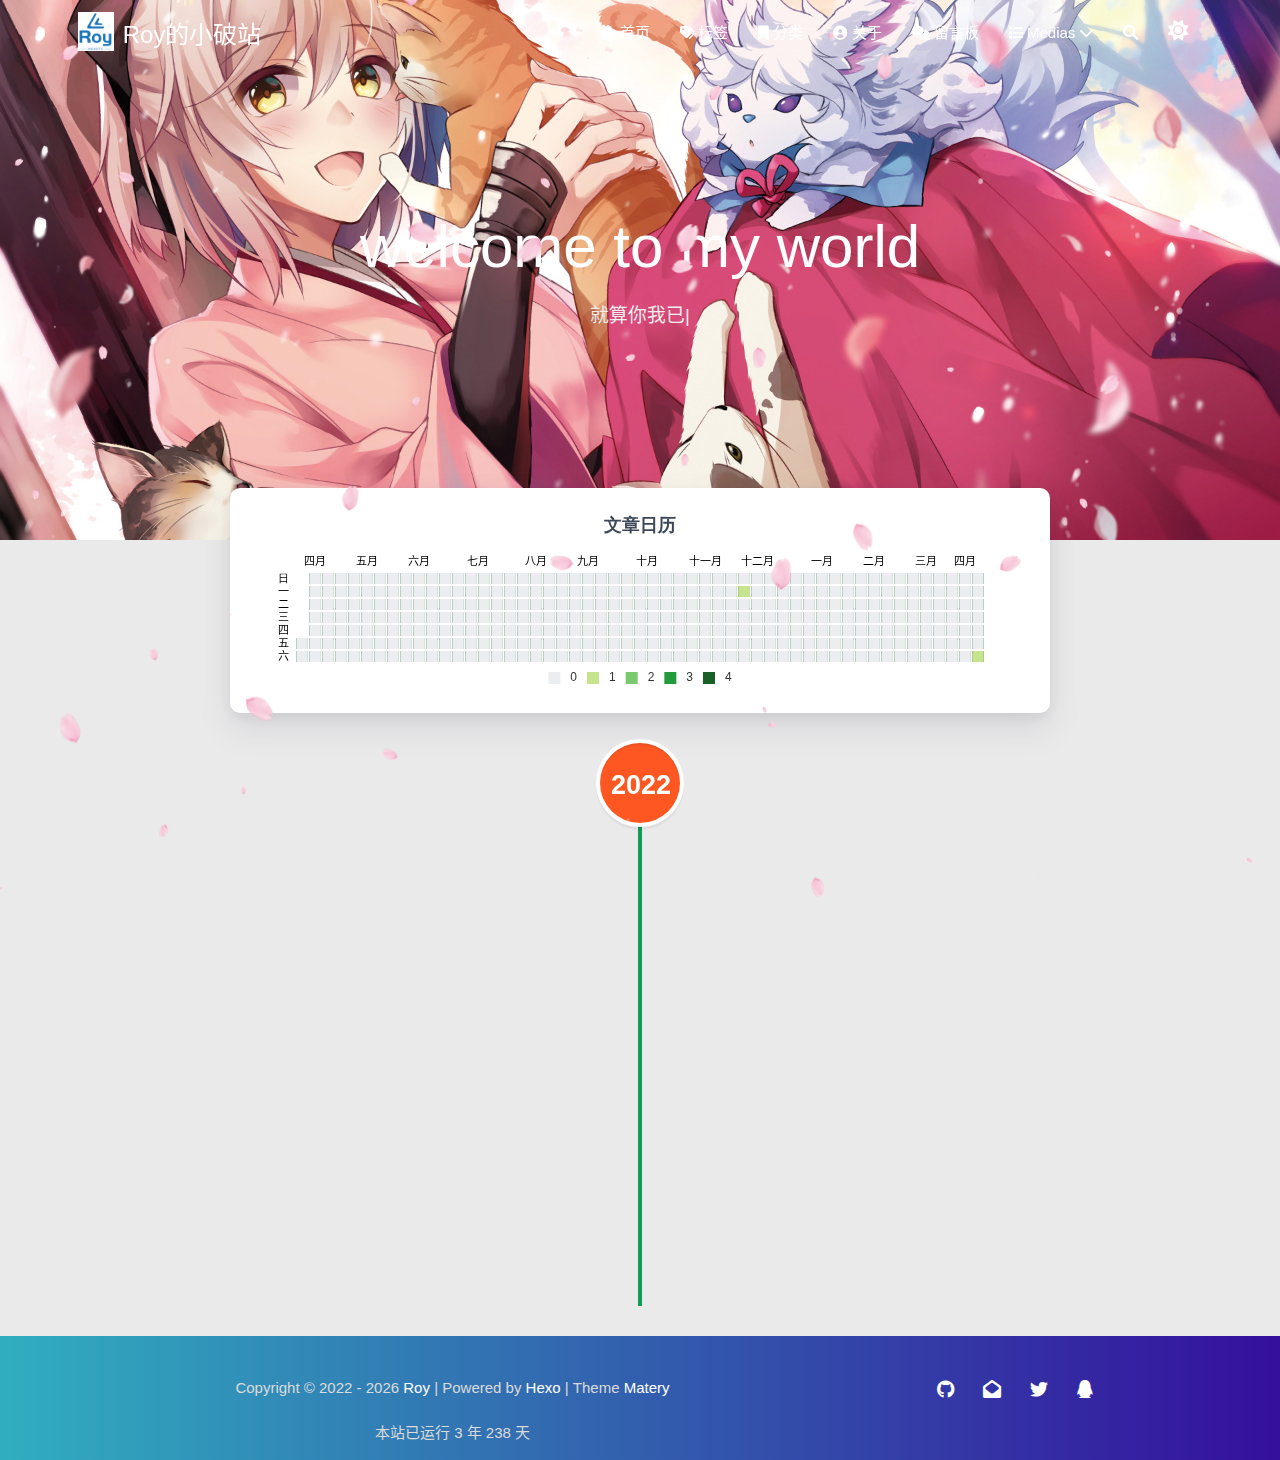
<file: archives/2022/12/index.html>
<!DOCTYPE HTML>
<html lang="zh-CN">


<head>
    <meta charset="utf-8">
    <meta name="keywords" content="归档: 2022/12, 博客,blog,Roy">
    <meta name="description" content="blog website of Roy">
    <meta http-equiv="X-UA-Compatible" content="IE=edge">
    <meta name="viewport" content="width=device-width, initial-scale=1.0, user-scalable=no">
    <meta name="renderer" content="webkit|ie-stand|ie-comp">
    <meta name="mobile-web-app-capable" content="yes">
    <meta name="format-detection" content="telephone=no">
    <meta name="apple-mobile-web-app-capable" content="yes">
    <meta name="apple-mobile-web-app-status-bar-style" content="black-translucent">
    <meta name="referrer" content="no-referrer-when-downgrade">
    <!-- Global site tag (gtag.js) - Google Analytics -->


    <title>归档: 2022/12 | Roy的小破站</title>
    <link rel="icon" type="image/png" href="/websiteLogo.png">
    
    <style>
        body{
            background-image: url(https://i.pximg.net/img-original/img/2022/12/09/21/30/38/103469931_p1.png);
            background-repeat:no-repeat;
            background-size: 100% 100%;
            background-attachment:fixed;
        }
    </style>



    <!-- bg-cover style     -->



<link rel="stylesheet" type="text/css" href="/libs/awesome/css/all.min.css">
<link rel="stylesheet" type="text/css" href="/libs/materialize/materialize.min.css">
<link rel="stylesheet" type="text/css" href="/libs/aos/aos.css">
<link rel="stylesheet" type="text/css" href="/libs/animate/animate.min.css">
<link rel="stylesheet" type="text/css" href="/libs/lightGallery/css/lightgallery.min.css">
<link rel="stylesheet" type="text/css" href="/css/matery.css">
<link rel="stylesheet" type="text/css" href="/css/my.css">
<link rel="stylesheet" type="text/css" href="/css/dark.css" media="none" onload="if(media!='all')media='all'">




    <link rel="stylesheet" href="/libs/tocbot/tocbot.css">
    <link rel="stylesheet" href="/css/post.css">




    
        <link rel="stylesheet" type="text/css" href="/css/reward.css">
    



    <script src="/libs/jquery/jquery-3.6.0.min.js"></script>

<meta name="generator" content="Hexo 6.3.0">
<style>.github-emoji { position: relative; display: inline-block; width: 1.2em; min-height: 1.2em; overflow: hidden; vertical-align: top; color: transparent; }  .github-emoji > span { position: relative; z-index: 10; }  .github-emoji img, .github-emoji .fancybox { margin: 0 !important; padding: 0 !important; border: none !important; outline: none !important; text-decoration: none !important; user-select: none !important; cursor: auto !important; }  .github-emoji img { height: 1.2em !important; width: 1.2em !important; position: absolute !important; left: 50% !important; top: 50% !important; transform: translate(-50%, -50%) !important; user-select: none !important; cursor: auto !important; } .github-emoji-fallback { color: inherit; } .github-emoji-fallback img { opacity: 0 !important; }</style>
</head>


<body>
    <header class="navbar-fixed">
    <nav id="headNav" class="bg-color nav-transparent">
        <div id="navContainer" class="nav-wrapper container">
            <div class="brand-logo">
                <a href="/" class="waves-effect waves-light">
                    
                    <img src="/medias/logo.png" class="logo-img" alt="LOGO">
                    
                    <span class="logo-span">Roy的小破站</span>
                </a>
            </div>
            

<a href="#" data-target="mobile-nav" class="sidenav-trigger button-collapse"><i class="fas fa-bars"></i></a>
<ul class="right nav-menu">
  
  <li class="hide-on-med-and-down nav-item">
    
    <a href="/" class="waves-effect waves-light">
      
      <i class="fas fa-home" style="zoom: 0.6;"></i>
      
      <span>首页</span>
    </a>
    
  </li>
  
  <li class="hide-on-med-and-down nav-item">
    
    <a href="/tags" class="waves-effect waves-light">
      
      <i class="fas fa-tags" style="zoom: 0.6;"></i>
      
      <span>标签</span>
    </a>
    
  </li>
  
  <li class="hide-on-med-and-down nav-item">
    
    <a href="/categories" class="waves-effect waves-light">
      
      <i class="fas fa-bookmark" style="zoom: 0.6;"></i>
      
      <span>分类</span>
    </a>
    
  </li>
  
  <li class="hide-on-med-and-down nav-item">
    
    <a href="/about" class="waves-effect waves-light">
      
      <i class="fas fa-user-circle" style="zoom: 0.6;"></i>
      
      <span>关于</span>
    </a>
    
  </li>
  
  <li class="hide-on-med-and-down nav-item">
    
    <a href="/contact" class="waves-effect waves-light">
      
      <i class="fas fa-comments" style="zoom: 0.6;"></i>
      
      <span>留言板</span>
    </a>
    
  </li>
  
  <li class="hide-on-med-and-down nav-item">
    
    <a href="" class="waves-effect waves-light">

      
      <i class="fas fa-list" style="zoom: 0.6;"></i>
      
      <span>Medias</span>
      <i class="fas fa-chevron-down" aria-hidden="true" style="zoom: 0.6;"></i>
    </a>
    <ul class="sub-nav menus_item_child ">
      
      <li>
        <a href="/musics">
          
          <i class="fas fa-music" style="margin-top: -20px; zoom: 0.6;"></i>
          
          <span>Musics</span>
        </a>
      </li>
      
      <li>
        <a href="/movies">
          
          <i class="fas fa-film" style="margin-top: -20px; zoom: 0.6;"></i>
          
          <span>Movies</span>
        </a>
      </li>
      
      <li>
        <a href="/books">
          
          <i class="fas fa-book" style="margin-top: -20px; zoom: 0.6;"></i>
          
          <span>Books</span>
        </a>
      </li>
      
      <li>
        <a href="/galleries">
          
          <i class="fas fa-image" style="margin-top: -20px; zoom: 0.6;"></i>
          
          <span>Galleries</span>
        </a>
      </li>
      
    </ul>
    
  </li>
  
  <li>
    <a href="#searchModal" class="modal-trigger waves-effect waves-light">
      <i id="searchIcon" class="fas fa-search" title="搜索" style="zoom: 0.85;"></i>
    </a>
  </li>
  <li>
    <a href="javascript:;" class="waves-effect waves-light" onclick="switchNightMode()" title="深色/浅色模式" >
      <i id="sum-moon-icon" class="fas fa-sun" style="zoom: 0.85;"></i>
    </a>
  </li>
</ul>


<div id="mobile-nav" class="side-nav sidenav">

    <div class="mobile-head bg-color">
        
        <img src="/medias/logo.png" class="logo-img circle responsive-img">
        
        <div class="logo-name">Roy的小破站</div>
        <div class="logo-desc">
            
            blog website of Roy
            
        </div>
    </div>

    <ul class="menu-list mobile-menu-list">
        
        <li class="m-nav-item">
	  
		<a href="/" class="waves-effect waves-light">
			
			    <i class="fa-fw fas fa-home"></i>
			
			首页
		</a>
          
        </li>
        
        <li class="m-nav-item">
	  
		<a href="/tags" class="waves-effect waves-light">
			
			    <i class="fa-fw fas fa-tags"></i>
			
			标签
		</a>
          
        </li>
        
        <li class="m-nav-item">
	  
		<a href="/categories" class="waves-effect waves-light">
			
			    <i class="fa-fw fas fa-bookmark"></i>
			
			分类
		</a>
          
        </li>
        
        <li class="m-nav-item">
	  
		<a href="/about" class="waves-effect waves-light">
			
			    <i class="fa-fw fas fa-user-circle"></i>
			
			关于
		</a>
          
        </li>
        
        <li class="m-nav-item">
	  
		<a href="/contact" class="waves-effect waves-light">
			
			    <i class="fa-fw fas fa-comments"></i>
			
			留言板
		</a>
          
        </li>
        
        <li class="m-nav-item">
	  
		<a href="javascript:;">
			
				<i class="fa-fw fas fa-list"></i>
			
			Medias
			<span class="m-icon"><i class="fas fa-chevron-right"></i></span>
		</a>
            <ul  style="background:  ;" >
              
                <li>

                  <a href="/musics " style="margin-left:75px">
				  
				   <i class="fa fas fa-music" style="position: absolute;left:50px" ></i>
			      
		          <span>Musics</span>
                  </a>
                </li>
              
                <li>

                  <a href="/movies " style="margin-left:75px">
				  
				   <i class="fa fas fa-film" style="position: absolute;left:50px" ></i>
			      
		          <span>Movies</span>
                  </a>
                </li>
              
                <li>

                  <a href="/books " style="margin-left:75px">
				  
				   <i class="fa fas fa-book" style="position: absolute;left:50px" ></i>
			      
		          <span>Books</span>
                  </a>
                </li>
              
                <li>

                  <a href="/galleries " style="margin-left:75px">
				  
				   <i class="fa fas fa-image" style="position: absolute;left:50px" ></i>
			      
		          <span>Galleries</span>
                  </a>
                </li>
              
            </ul>
          
        </li>
        
        
        <li><div class="divider"></div></li>
        <li>
            <a href="https://github.com/kleeper914/kleeper914.github.io" class="waves-effect waves-light" target="_blank">
                <i class="fab fa-github-square fa-fw"></i>Fork Me
            </a>
        </li>
        
    </ul>
</div>


        </div>

        
            <style>
    .nav-transparent .github-corner {
        display: none !important;
    }

    .github-corner {
        position: absolute;
        z-index: 10;
        top: 0;
        right: 0;
        border: 0;
        transform: scale(1.1);
    }

    .github-corner svg {
        color: #0f9d58;
        fill: #fff;
        height: 64px;
        width: 64px;
    }

    .github-corner:hover .octo-arm {
        animation: a 0.56s ease-in-out;
    }

    .github-corner .octo-arm {
        animation: none;
    }

    @keyframes a {
        0%,
        to {
            transform: rotate(0);
        }
        20%,
        60% {
            transform: rotate(-25deg);
        }
        40%,
        80% {
            transform: rotate(10deg);
        }
    }
</style>

<a href="https://github.com/kleeper914/kleeper914.github.io" class="github-corner tooltipped hide-on-med-and-down" target="_blank"
   data-tooltip="Fork Me" data-position="left" data-delay="50">
    <svg viewBox="0 0 250 250" aria-hidden="true">
        <path d="M0,0 L115,115 L130,115 L142,142 L250,250 L250,0 Z"></path>
        <path d="M128.3,109.0 C113.8,99.7 119.0,89.6 119.0,89.6 C122.0,82.7 120.5,78.6 120.5,78.6 C119.2,72.0 123.4,76.3 123.4,76.3 C127.3,80.9 125.5,87.3 125.5,87.3 C122.9,97.6 130.6,101.9 134.4,103.2"
              fill="currentColor" style="transform-origin: 130px 106px;" class="octo-arm"></path>
        <path d="M115.0,115.0 C114.9,115.1 118.7,116.5 119.8,115.4 L133.7,101.6 C136.9,99.2 139.9,98.4 142.2,98.6 C133.8,88.0 127.5,74.4 143.8,58.0 C148.5,53.4 154.0,51.2 159.7,51.0 C160.3,49.4 163.2,43.6 171.4,40.1 C171.4,40.1 176.1,42.5 178.8,56.2 C183.1,58.6 187.2,61.8 190.9,65.4 C194.5,69.0 197.7,73.2 200.1,77.6 C213.8,80.2 216.3,84.9 216.3,84.9 C212.7,93.1 206.9,96.0 205.4,96.6 C205.1,102.4 203.0,107.8 198.3,112.5 C181.9,128.9 168.3,122.5 157.7,114.1 C157.9,116.9 156.7,120.9 152.7,124.9 L141.0,136.5 C139.8,137.7 141.6,141.9 141.8,141.8 Z"
              fill="currentColor" class="octo-body"></path>
    </svg>
</a>
        
    </nav>

</header>

    <div class="bg-cover pd-header about-cover">
    <div class="container">
    <div class="row">
    <div class="col s10 offset-s1 m8 offset-m2 l8 offset-l2">
        <div class="brand">
            <div class="title center-align">
                
                welcome to my world
                
            </div>

            <div class="description center-align">
                
                <span id="subtitle"></span>
                <script src="/libs/typed/typed.js"></script>
                <script>
                    var typed = new Typed("#subtitle", {
                        strings: [ 
                            
                                "就算你我已经长高",
                            
                                "依旧祈愿存在那些不曾改变的事物",
                            
                                "被那无趣的旧时面庞所激励",
                            
                                "现在依旧在歌唱啊",
                            
                        ],
                        startDelay: 300,
                        typeSpeed: 100,
                        loop: true,
                        backSpeed: 50,
                        showCursor: true
                    });
                </script>
                
            </div>
        </div>
    </div>
</div>


<script>
    // 每天切换 banner 图.  Switch banner image every day.
    var bannerUrl = "/medias/banner/" + new Date().getDay() + '.jpg';
    $('.bg-cover').css('background-image', 'url(' + bannerUrl + ')');
</script>


    </div>
</div>

<main class="content">

    
    <div class="container archive-calendar">
    <div class="card">
        <div id="post-calendar" class="card-content"></div>
    </div>
</div>

<script type="text/javascript" src="/libs/echarts/echarts.min.js"></script>
<script type="text/javascript">
    let myChart = echarts.init(document.getElementById('post-calendar'));

    

    let option = {
        title: {
            top: 0,
            text: '文章日历',
            left: 'center',
            textStyle: {
                color: '#3C4858'
            }
        },
        tooltip: {
            padding: 10,
            backgroundColor: '#555',
            borderColor: '#777',
            borderWidth: 1,
            formatter: function (obj) {
                var value = obj.value;
                return '<div style="font-size: 14px;">' + value[0] + '：' + value[1] + '</div>';
            }
        },
        visualMap: {
            show: true,
            showLabel: true,
            categories: [0, 1, 2, 3, 4],
            calculable: true,
            inRange: {
                symbol: 'rect',
                color: ['#ebedf0', '#c6e48b', '#7bc96f', '#239a3b', '#196127']
            },
            itemWidth: 12,
            itemHeight: 12,
            orient: 'horizontal',
            left: 'center',
            bottom: 0
        },
        calendar: [{
            left: 'center',
            range: ["2022-04-15", "2023-04-15"],
            cellSize: [13, 13],
            splitLine: {
                show: false
            },
            itemStyle: {
                color: '#196127',
                borderColor: '#fff',
                borderWidth: 2
            },
            yearLabel: {
                show: false
            },
            monthLabel: {
                nameMap: 'cn',
                fontSize: 11
            },
            dayLabel: {
                formatter: '{start}  1st',
                nameMap: 'cn',
                fontSize: 11
            }
        }],
        series: [{
            type: 'heatmap',
            coordinateSystem: 'calendar',
            calendarIndex: 0,
            data: [["2022-04-15", 0], ["2022-04-16", 0], ["2022-04-17", 0], ["2022-04-18", 0], ["2022-04-19", 0], ["2022-04-20", 0], ["2022-04-21", 0], ["2022-04-22", 0], ["2022-04-23", 0], ["2022-04-24", 0], ["2022-04-25", 0], ["2022-04-26", 0], ["2022-04-27", 0], ["2022-04-28", 0], ["2022-04-29", 0], ["2022-04-30", 0], ["2022-05-01", 0], ["2022-05-02", 0], ["2022-05-03", 0], ["2022-05-04", 0], ["2022-05-05", 0], ["2022-05-06", 0], ["2022-05-07", 0], ["2022-05-08", 0], ["2022-05-09", 0], ["2022-05-10", 0], ["2022-05-11", 0], ["2022-05-12", 0], ["2022-05-13", 0], ["2022-05-14", 0], ["2022-05-15", 0], ["2022-05-16", 0], ["2022-05-17", 0], ["2022-05-18", 0], ["2022-05-19", 0], ["2022-05-20", 0], ["2022-05-21", 0], ["2022-05-22", 0], ["2022-05-23", 0], ["2022-05-24", 0], ["2022-05-25", 0], ["2022-05-26", 0], ["2022-05-27", 0], ["2022-05-28", 0], ["2022-05-29", 0], ["2022-05-30", 0], ["2022-05-31", 0], ["2022-06-01", 0], ["2022-06-02", 0], ["2022-06-03", 0], ["2022-06-04", 0], ["2022-06-05", 0], ["2022-06-06", 0], ["2022-06-07", 0], ["2022-06-08", 0], ["2022-06-09", 0], ["2022-06-10", 0], ["2022-06-11", 0], ["2022-06-12", 0], ["2022-06-13", 0], ["2022-06-14", 0], ["2022-06-15", 0], ["2022-06-16", 0], ["2022-06-17", 0], ["2022-06-18", 0], ["2022-06-19", 0], ["2022-06-20", 0], ["2022-06-21", 0], ["2022-06-22", 0], ["2022-06-23", 0], ["2022-06-24", 0], ["2022-06-25", 0], ["2022-06-26", 0], ["2022-06-27", 0], ["2022-06-28", 0], ["2022-06-29", 0], ["2022-06-30", 0], ["2022-07-01", 0], ["2022-07-02", 0], ["2022-07-03", 0], ["2022-07-04", 0], ["2022-07-05", 0], ["2022-07-06", 0], ["2022-07-07", 0], ["2022-07-08", 0], ["2022-07-09", 0], ["2022-07-10", 0], ["2022-07-11", 0], ["2022-07-12", 0], ["2022-07-13", 0], ["2022-07-14", 0], ["2022-07-15", 0], ["2022-07-16", 0], ["2022-07-17", 0], ["2022-07-18", 0], ["2022-07-19", 0], ["2022-07-20", 0], ["2022-07-21", 0], ["2022-07-22", 0], ["2022-07-23", 0], ["2022-07-24", 0], ["2022-07-25", 0], ["2022-07-26", 0], ["2022-07-27", 0], ["2022-07-28", 0], ["2022-07-29", 0], ["2022-07-30", 0], ["2022-07-31", 0], ["2022-08-01", 0], ["2022-08-02", 0], ["2022-08-03", 0], ["2022-08-04", 0], ["2022-08-05", 0], ["2022-08-06", 0], ["2022-08-07", 0], ["2022-08-08", 0], ["2022-08-09", 0], ["2022-08-10", 0], ["2022-08-11", 0], ["2022-08-12", 0], ["2022-08-13", 0], ["2022-08-14", 0], ["2022-08-15", 0], ["2022-08-16", 0], ["2022-08-17", 0], ["2022-08-18", 0], ["2022-08-19", 0], ["2022-08-20", 0], ["2022-08-21", 0], ["2022-08-22", 0], ["2022-08-23", 0], ["2022-08-24", 0], ["2022-08-25", 0], ["2022-08-26", 0], ["2022-08-27", 0], ["2022-08-28", 0], ["2022-08-29", 0], ["2022-08-30", 0], ["2022-08-31", 0], ["2022-09-01", 0], ["2022-09-02", 0], ["2022-09-03", 0], ["2022-09-04", 0], ["2022-09-05", 0], ["2022-09-06", 0], ["2022-09-07", 0], ["2022-09-08", 0], ["2022-09-09", 0], ["2022-09-10", 0], ["2022-09-11", 0], ["2022-09-12", 0], ["2022-09-13", 0], ["2022-09-14", 0], ["2022-09-15", 0], ["2022-09-16", 0], ["2022-09-17", 0], ["2022-09-18", 0], ["2022-09-19", 0], ["2022-09-20", 0], ["2022-09-21", 0], ["2022-09-22", 0], ["2022-09-23", 0], ["2022-09-24", 0], ["2022-09-25", 0], ["2022-09-26", 0], ["2022-09-27", 0], ["2022-09-28", 0], ["2022-09-29", 0], ["2022-09-30", 0], ["2022-10-01", 0], ["2022-10-02", 0], ["2022-10-03", 0], ["2022-10-04", 0], ["2022-10-05", 0], ["2022-10-06", 0], ["2022-10-07", 0], ["2022-10-08", 0], ["2022-10-09", 0], ["2022-10-10", 0], ["2022-10-11", 0], ["2022-10-12", 0], ["2022-10-13", 0], ["2022-10-14", 0], ["2022-10-15", 0], ["2022-10-16", 0], ["2022-10-17", 0], ["2022-10-18", 0], ["2022-10-19", 0], ["2022-10-20", 0], ["2022-10-21", 0], ["2022-10-22", 0], ["2022-10-23", 0], ["2022-10-24", 0], ["2022-10-25", 0], ["2022-10-26", 0], ["2022-10-27", 0], ["2022-10-28", 0], ["2022-10-29", 0], ["2022-10-30", 0], ["2022-10-31", 0], ["2022-11-01", 0], ["2022-11-02", 0], ["2022-11-03", 0], ["2022-11-04", 0], ["2022-11-05", 0], ["2022-11-06", 0], ["2022-11-07", 0], ["2022-11-08", 0], ["2022-11-09", 0], ["2022-11-10", 0], ["2022-11-11", 0], ["2022-11-12", 0], ["2022-11-13", 0], ["2022-11-14", 0], ["2022-11-15", 0], ["2022-11-16", 0], ["2022-11-17", 0], ["2022-11-18", 0], ["2022-11-19", 0], ["2022-11-20", 0], ["2022-11-21", 0], ["2022-11-22", 0], ["2022-11-23", 0], ["2022-11-24", 0], ["2022-11-25", 0], ["2022-11-26", 0], ["2022-11-27", 0], ["2022-11-28", 0], ["2022-11-29", 0], ["2022-11-30", 0], ["2022-12-01", 0], ["2022-12-02", 0], ["2022-12-03", 0], ["2022-12-04", 0], ["2022-12-05", 1], ["2022-12-06", 0], ["2022-12-07", 0], ["2022-12-08", 0], ["2022-12-09", 0], ["2022-12-10", 0], ["2022-12-11", 0], ["2022-12-12", 0], ["2022-12-13", 0], ["2022-12-14", 0], ["2022-12-15", 0], ["2022-12-16", 0], ["2022-12-17", 0], ["2022-12-18", 0], ["2022-12-19", 0], ["2022-12-20", 0], ["2022-12-21", 0], ["2022-12-22", 0], ["2022-12-23", 0], ["2022-12-24", 0], ["2022-12-25", 0], ["2022-12-26", 0], ["2022-12-27", 0], ["2022-12-28", 0], ["2022-12-29", 0], ["2022-12-30", 0], ["2022-12-31", 0], ["2023-01-01", 0], ["2023-01-02", 0], ["2023-01-03", 0], ["2023-01-04", 0], ["2023-01-05", 0], ["2023-01-06", 0], ["2023-01-07", 0], ["2023-01-08", 0], ["2023-01-09", 0], ["2023-01-10", 0], ["2023-01-11", 0], ["2023-01-12", 0], ["2023-01-13", 0], ["2023-01-14", 0], ["2023-01-15", 0], ["2023-01-16", 0], ["2023-01-17", 0], ["2023-01-18", 0], ["2023-01-19", 0], ["2023-01-20", 0], ["2023-01-21", 0], ["2023-01-22", 0], ["2023-01-23", 0], ["2023-01-24", 0], ["2023-01-25", 0], ["2023-01-26", 0], ["2023-01-27", 0], ["2023-01-28", 0], ["2023-01-29", 0], ["2023-01-30", 0], ["2023-01-31", 0], ["2023-02-01", 0], ["2023-02-02", 0], ["2023-02-03", 0], ["2023-02-04", 0], ["2023-02-05", 0], ["2023-02-06", 0], ["2023-02-07", 0], ["2023-02-08", 0], ["2023-02-09", 0], ["2023-02-10", 0], ["2023-02-11", 0], ["2023-02-12", 0], ["2023-02-13", 0], ["2023-02-14", 0], ["2023-02-15", 0], ["2023-02-16", 0], ["2023-02-17", 0], ["2023-02-18", 0], ["2023-02-19", 0], ["2023-02-20", 0], ["2023-02-21", 0], ["2023-02-22", 0], ["2023-02-23", 0], ["2023-02-24", 0], ["2023-02-25", 0], ["2023-02-26", 0], ["2023-02-27", 0], ["2023-02-28", 0], ["2023-03-01", 0], ["2023-03-02", 0], ["2023-03-03", 0], ["2023-03-04", 0], ["2023-03-05", 0], ["2023-03-06", 0], ["2023-03-07", 0], ["2023-03-08", 0], ["2023-03-09", 0], ["2023-03-10", 0], ["2023-03-11", 0], ["2023-03-12", 0], ["2023-03-13", 0], ["2023-03-14", 0], ["2023-03-15", 0], ["2023-03-16", 0], ["2023-03-17", 0], ["2023-03-18", 0], ["2023-03-19", 0], ["2023-03-20", 0], ["2023-03-21", 0], ["2023-03-22", 0], ["2023-03-23", 0], ["2023-03-24", 0], ["2023-03-25", 0], ["2023-03-26", 0], ["2023-03-27", 0], ["2023-03-28", 0], ["2023-03-29", 0], ["2023-03-30", 0], ["2023-03-31", 0], ["2023-04-01", 0], ["2023-04-02", 0], ["2023-04-03", 0], ["2023-04-04", 0], ["2023-04-05", 0], ["2023-04-06", 0], ["2023-04-07", 0], ["2023-04-08", 0], ["2023-04-09", 0], ["2023-04-10", 0], ["2023-04-11", 0], ["2023-04-12", 0], ["2023-04-13", 0], ["2023-04-14", 0], ["2023-04-15", 1]]
        }]

    };

    myChart.setOption(option);
</script>

    

    

    <div id="cd-timeline" class="container">
        
        <div class="cd-timeline-block">

            
            
            
            <div class="cd-timeline-img year" data-aos="zoom-in-up">
                <a href="/archives/2022">2022</a>
            </div>
            

            
            
            
            <div class="cd-timeline-img month" data-aos="zoom-in-up">
                <a href="/archives/2022/12">12</a>
            </div>
            

            
            <div class="cd-timeline-img day" data-aos="zoom-in-up">
                <span>05</span>
            </div>
            <article class="cd-timeline-content" data-aos="fade-up">
                <div class="article col s12 m6">
                    <div class="card">
                        <a href="/2022/12/05/%E6%B5%AA%E5%84%BF%E8%87%AA%E4%BC%A0/">
                            <div class="card-image">
                                
                                
                                <img src="/medias/featureimages/11.jpg" class="responsive-img" alt="浪儿自传">
                                
                                <span class="card-title">浪儿自传</span>
                            </div>
                        </a>
                        <div class="card-content article-content">
                            <div class="summary block-with-text">
                                
                                    浪列传–浪儿帅帅帅  浪，原罗意也，诸生以其父之号而冠之，故称浪亦名“ear”、“浪儿”号浪半仙，体态婀娜， 其尻圆润，特
为尤甚，诸生咸异之，争相抚摸，封其尻曰“双曲线”以彰其佳，后每师曰“光滑曲线”则群聚而笑之。
  为国子监纪律大臣，
                                
                            </div>
                            <div class="publish-info">
                                <span class="publish-date">
                                    <i class="far fa-clock fa-fw icon-date"></i>2022-12-05
                                </span>
                                <span class="publish-author">
                                    
                                    <i class="fas fa-user fa-fw"></i>
                                    Roy
                                    
                                </span>
                            </div>
                        </div>

                        
                    </div>
                </div>
            </article>
        </div>
        
    </div>

</main>




    <footer class="page-footer bg-color">
    
        <link rel="stylesheet" href="/libs/aplayer/APlayer.min.css">
<style>
    .aplayer .aplayer-lrc p {
        
        font-size: 12px;
        font-weight: 700;
        line-height: 16px !important;
    }

    .aplayer .aplayer-lrc p.aplayer-lrc-current {
        
        font-size: 15px;
        color: #42b983;
    }

    
    .aplayer.aplayer-fixed.aplayer-narrow .aplayer-body {
        left: -66px !important;
    }

    .aplayer.aplayer-fixed.aplayer-narrow .aplayer-body:hover {
        left: 0px !important;
    }

    
</style>
<div class="">
    
    <div class="row">
        <meting-js class="col l8 offset-l2 m10 offset-m1 s12"
                   server="netease"
                   type="song"
                   id="512376195"
                   fixed='true'
                   autoplay='true'
                   theme='#42b983'
                   loop='all'
                   order='random'
                   preload='auto'
                   volume='0.5'
                   list-folded='true'
        >
        </meting-js>
    </div>
</div>

<script src="/libs/aplayer/APlayer.min.js"></script>
<script src="/libs/aplayer/Meting.min.js"></script>

    

    <div class="container row center-align"
         style="margin-bottom: 15px !important;">
        <div class="col s12 m8 l8 copy-right">
            Copyright&nbsp;&copy;
            
                <span id="year">2022-2023</span>
            
            <a href="/about" target="_blank">Roy</a>
            |&nbsp;Powered by&nbsp;<a href="https://hexo.io/" target="_blank">Hexo</a>
            |&nbsp;Theme&nbsp;<a href="https://github.com/blinkfox/hexo-theme-matery" target="_blank">Matery</a>
            <br>
            
            
            
            
            
            <br>

            <!-- 运行天数提醒. -->
            
                <span id="sitetime"> Loading ...</span>
                <script>
                    var calcSiteTime = function () {
                        var seconds = 1000;
                        var minutes = seconds * 60;
                        var hours = minutes * 60;
                        var days = hours * 24;
                        var years = days * 365;
                        var today = new Date();
                        var startYear = "2022";
                        var startMonth = "12";
                        var startDate = "1";
                        var startHour = "2";
                        var startMinute = "20";
                        var startSecond = "2";
                        var todayYear = today.getFullYear();
                        var todayMonth = today.getMonth() + 1;
                        var todayDate = today.getDate();
                        var todayHour = today.getHours();
                        var todayMinute = today.getMinutes();
                        var todaySecond = today.getSeconds();
                        var t1 = Date.UTC(startYear, startMonth, startDate, startHour, startMinute, startSecond);
                        var t2 = Date.UTC(todayYear, todayMonth, todayDate, todayHour, todayMinute, todaySecond);
                        var diff = t2 - t1;
                        var diffYears = Math.floor(diff / years);
                        var diffDays = Math.floor((diff / days) - diffYears * 365);

                        // 区分是否有年份.
                        var language = 'zh-CN';
                        if (startYear === String(todayYear)) {
                            document.getElementById("year").innerHTML = todayYear;
                            var daysTip = 'This site has been running for ' + diffDays + ' days';
                            if (language === 'zh-CN') {
                                daysTip = '本站已运行 ' + diffDays + ' 天';
                            } else if (language === 'zh-HK') {
                                daysTip = '本站已運行 ' + diffDays + ' 天';
                            }
                            document.getElementById("sitetime").innerHTML = daysTip;
                        } else {
                            document.getElementById("year").innerHTML = startYear + " - " + todayYear;
                            var yearsAndDaysTip = 'This site has been running for ' + diffYears + ' years and '
                                + diffDays + ' days';
                            if (language === 'zh-CN') {
                                yearsAndDaysTip = '本站已运行 ' + diffYears + ' 年 ' + diffDays + ' 天';
                            } else if (language === 'zh-HK') {
                                yearsAndDaysTip = '本站已運行 ' + diffYears + ' 年 ' + diffDays + ' 天';
                            }
                            document.getElementById("sitetime").innerHTML = yearsAndDaysTip;
                        }
                    }

                    calcSiteTime();
                </script>
            
            <br>
            
        </div>
        <div class="col s12 m4 l4 social-link ">
    <a href="https://github.com/kleeper914" class="tooltipped" target="_blank" data-tooltip="访问我的GitHub" data-position="top" data-delay="50">
        <i class="fab fa-github"></i>
    </a>



    <a href="mailto:kleeperroy@gmail.com" class="tooltipped" target="_blank" data-tooltip="邮件联系我" data-position="top" data-delay="50">
        <i class="fas fa-envelope-open"></i>
    </a>





    <a href="https://twitter.com/KleeperRoy" class="tooltipped" target="_blank" data-tooltip="关注我的Twitter: https://twitter.com/KleeperRoy" data-position="top" data-delay="50">
        <i class="fab fa-twitter"></i>
    </a>



    <a href="tencent://AddContact/?fromId=50&fromSubId=1&subcmd=all&uin=845512161" class="tooltipped" target="_blank" data-tooltip="QQ联系我: 845512161" data-position="top" data-delay="50">
        <i class="fab fa-qq"></i>
    </a>







</div>
    </div>
</footer>

<div class="progress-bar"></div>


    <!-- 搜索遮罩框 -->
<div id="searchModal" class="modal">
    <div class="modal-content">
        <div class="search-header">
            <span class="title"><i class="fas fa-search"></i>&nbsp;&nbsp;搜索</span>
            <input type="search" id="searchInput" name="s" placeholder="请输入搜索的关键字"
                   class="search-input">
        </div>
        <div id="searchResult"></div>
    </div>
</div>

<script type="text/javascript">
$(function () {
    var searchFunc = function (path, search_id, content_id) {
        'use strict';
        $.ajax({
            url: path,
            dataType: "xml",
            success: function (xmlResponse) {
                // get the contents from search data
                var datas = $("entry", xmlResponse).map(function () {
                    return {
                        title: $("title", this).text(),
                        content: $("content", this).text(),
                        url: $("url", this).text()
                    };
                }).get();
                var $input = document.getElementById(search_id);
                var $resultContent = document.getElementById(content_id);
                $input.addEventListener('input', function () {
                    var str = '<ul class=\"search-result-list\">';
                    var keywords = this.value.trim().toLowerCase().split(/[\s\-]+/);
                    $resultContent.innerHTML = "";
                    if (this.value.trim().length <= 0) {
                        return;
                    }
                    // perform local searching
                    datas.forEach(function (data) {
                        var isMatch = true;
                        var data_title = data.title.trim().toLowerCase();
                        var data_content = data.content.trim().replace(/<[^>]+>/g, "").toLowerCase();
                        var data_url = data.url;
                        data_url = data_url.indexOf('/') === 0 ? data.url : '/' + data_url;
                        var index_title = -1;
                        var index_content = -1;
                        var first_occur = -1;
                        // only match artiles with not empty titles and contents
                        if (data_title !== '' && data_content !== '') {
                            keywords.forEach(function (keyword, i) {
                                index_title = data_title.indexOf(keyword);
                                index_content = data_content.indexOf(keyword);
                                if (index_title < 0 && index_content < 0) {
                                    isMatch = false;
                                } else {
                                    if (index_content < 0) {
                                        index_content = 0;
                                    }
                                    if (i === 0) {
                                        first_occur = index_content;
                                    }
                                }
                            });
                        }
                        // show search results
                        if (isMatch) {
                            str += "<li><a href='" + data_url + "' class='search-result-title'>" + data_title + "</a>";
                            var content = data.content.trim().replace(/<[^>]+>/g, "");
                            if (first_occur >= 0) {
                                // cut out 100 characters
                                var start = first_occur - 20;
                                var end = first_occur + 80;
                                if (start < 0) {
                                    start = 0;
                                }
                                if (start === 0) {
                                    end = 100;
                                }
                                if (end > content.length) {
                                    end = content.length;
                                }
                                var match_content = content.substr(start, end);
                                // highlight all keywords
                                keywords.forEach(function (keyword) {
                                    var regS = new RegExp(keyword, "gi");
                                    match_content = match_content.replace(regS, "<em class=\"search-keyword\">" + keyword + "</em>");
                                });

                                str += "<p class=\"search-result\">" + match_content + "...</p>"
                            }
                            str += "</li>";
                        }
                    });
                    str += "</ul>";
                    $resultContent.innerHTML = str;
                });
            }
        });
    };

    searchFunc('/search.xml', 'searchInput', 'searchResult');
});
</script>

    <!-- 白天和黑夜主题 -->
<div class="stars-con">
    <div id="stars"></div>
    <div id="stars2"></div>
    <div id="stars3"></div>  
</div>

<script>
    function switchNightMode() {
        $('<div class="Cuteen_DarkSky"><div class="Cuteen_DarkPlanet"></div></div>').appendTo($('body')),
        setTimeout(function () {
            $('body').hasClass('DarkMode') 
            ? ($('body').removeClass('DarkMode'), localStorage.setItem('isDark', '0'), $('#sum-moon-icon').removeClass("fa-sun").addClass('fa-moon')) 
            : ($('body').addClass('DarkMode'), localStorage.setItem('isDark', '1'), $('#sum-moon-icon').addClass("fa-sun").removeClass('fa-moon')),
            
            setTimeout(function () {
            $('.Cuteen_DarkSky').fadeOut(1e3, function () {
                $(this).remove()
            })
            }, 2e3)
        })
    }
</script>

    <!-- 回到顶部按钮 -->
<div id="backTop" class="top-scroll">
    <a class="btn-floating btn-large waves-effect waves-light" href="#!">
        <i class="fas fa-arrow-up"></i>
    </a>
</div>


    <script src="/libs/materialize/materialize.min.js"></script>
    <script src="/libs/masonry/masonry.pkgd.min.js"></script>
    <script src="/libs/aos/aos.js"></script>
    <script src="/libs/scrollprogress/scrollProgress.min.js"></script>
    <script src="/libs/lightGallery/js/lightgallery-all.min.js"></script>
    <script src="/js/matery.js"></script>

    

    
        
        <script type="text/javascript">
            // 只在桌面版网页启用特效
            var windowWidth = $(window).width();
            if (windowWidth > 768) {
                document.write('<script type="text/javascript" src="/libs/others/sakura.js"><\/script>');
            }
        </script>
    

    <!-- 雪花特效 -->
    

    <!-- 鼠标星星特效 -->
    

     
        <script src="https://ssl.captcha.qq.com/TCaptcha.js"></script>
        <script src="/libs/others/TencentCaptcha.js"></script>
        <button id="TencentCaptcha" data-appid="xxxxxxxxxx" data-cbfn="callback" type="button" hidden></button>
    

    <!-- Baidu Analytics -->

    <!-- Baidu Push -->

<script>
    (function () {
        var bp = document.createElement('script');
        var curProtocol = window.location.protocol.split(':')[0];
        if (curProtocol === 'https') {
            bp.src = 'https://zz.bdstatic.com/linksubmit/push.js';
        } else {
            bp.src = 'http://push.zhanzhang.baidu.com/push.js';
        }
        var s = document.getElementsByTagName("script")[0];
        s.parentNode.insertBefore(bp, s);
    })();
</script>

    
    <script src="/libs/others/clicklove.js" async="async"></script>
    
    

    

    

    <!--腾讯兔小巢-->
    
    

    

    

    
    <script src="/libs/instantpage/instantpage.js" type="module"></script>
    

</body>

</html>
</file>
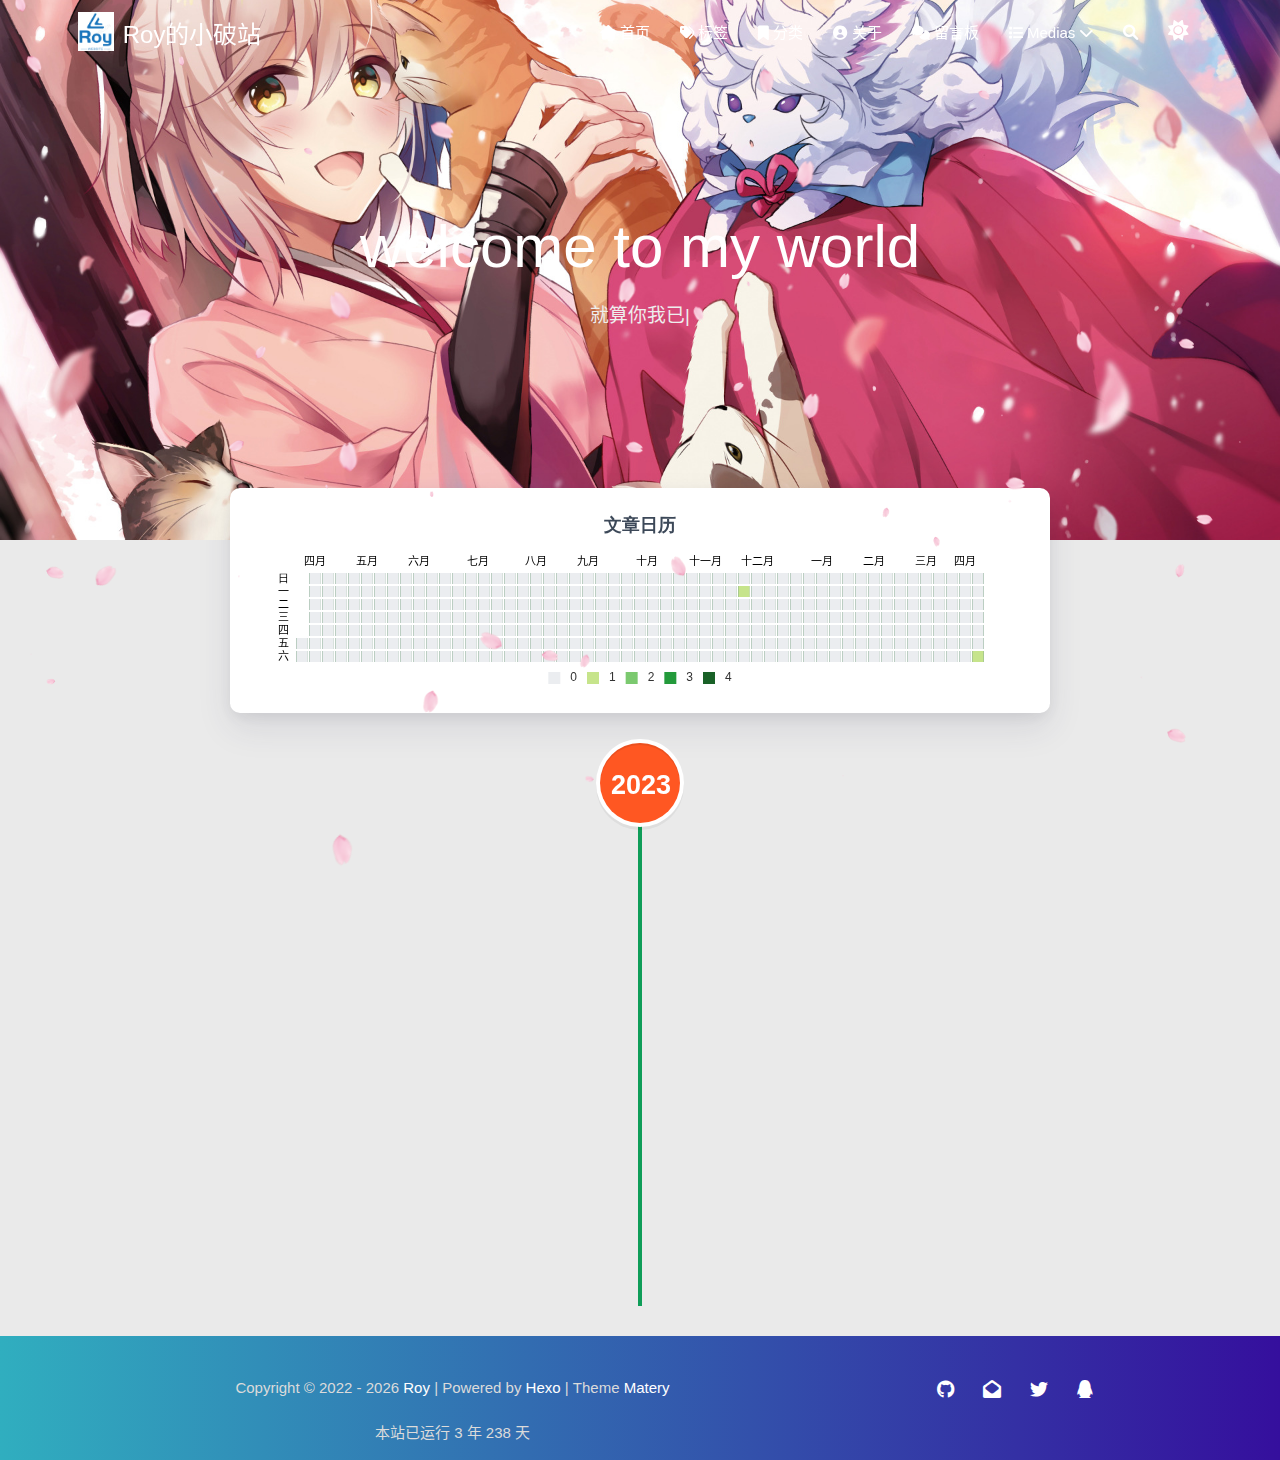
<file: archives/2023/04/index.html>
<!DOCTYPE HTML>
<html lang="zh-CN">


<head>
    <meta charset="utf-8">
    <meta name="keywords" content="归档: 2023/4, 博客,blog,Roy">
    <meta name="description" content="blog website of Roy">
    <meta http-equiv="X-UA-Compatible" content="IE=edge">
    <meta name="viewport" content="width=device-width, initial-scale=1.0, user-scalable=no">
    <meta name="renderer" content="webkit|ie-stand|ie-comp">
    <meta name="mobile-web-app-capable" content="yes">
    <meta name="format-detection" content="telephone=no">
    <meta name="apple-mobile-web-app-capable" content="yes">
    <meta name="apple-mobile-web-app-status-bar-style" content="black-translucent">
    <meta name="referrer" content="no-referrer-when-downgrade">
    <!-- Global site tag (gtag.js) - Google Analytics -->


    <title>归档: 2023/4 | Roy的小破站</title>
    <link rel="icon" type="image/png" href="/websiteLogo.png">
    
    <style>
        body{
            background-image: url(https://i.pximg.net/img-original/img/2022/12/09/21/30/38/103469931_p1.png);
            background-repeat:no-repeat;
            background-size: 100% 100%;
            background-attachment:fixed;
        }
    </style>



    <!-- bg-cover style     -->



<link rel="stylesheet" type="text/css" href="/libs/awesome/css/all.min.css">
<link rel="stylesheet" type="text/css" href="/libs/materialize/materialize.min.css">
<link rel="stylesheet" type="text/css" href="/libs/aos/aos.css">
<link rel="stylesheet" type="text/css" href="/libs/animate/animate.min.css">
<link rel="stylesheet" type="text/css" href="/libs/lightGallery/css/lightgallery.min.css">
<link rel="stylesheet" type="text/css" href="/css/matery.css">
<link rel="stylesheet" type="text/css" href="/css/my.css">
<link rel="stylesheet" type="text/css" href="/css/dark.css" media="none" onload="if(media!='all')media='all'">




    <link rel="stylesheet" href="/libs/tocbot/tocbot.css">
    <link rel="stylesheet" href="/css/post.css">




    
        <link rel="stylesheet" type="text/css" href="/css/reward.css">
    



    <script src="/libs/jquery/jquery-3.6.0.min.js"></script>

<meta name="generator" content="Hexo 6.3.0">
<style>.github-emoji { position: relative; display: inline-block; width: 1.2em; min-height: 1.2em; overflow: hidden; vertical-align: top; color: transparent; }  .github-emoji > span { position: relative; z-index: 10; }  .github-emoji img, .github-emoji .fancybox { margin: 0 !important; padding: 0 !important; border: none !important; outline: none !important; text-decoration: none !important; user-select: none !important; cursor: auto !important; }  .github-emoji img { height: 1.2em !important; width: 1.2em !important; position: absolute !important; left: 50% !important; top: 50% !important; transform: translate(-50%, -50%) !important; user-select: none !important; cursor: auto !important; } .github-emoji-fallback { color: inherit; } .github-emoji-fallback img { opacity: 0 !important; }</style>
</head>


<body>
    <header class="navbar-fixed">
    <nav id="headNav" class="bg-color nav-transparent">
        <div id="navContainer" class="nav-wrapper container">
            <div class="brand-logo">
                <a href="/" class="waves-effect waves-light">
                    
                    <img src="/medias/logo.png" class="logo-img" alt="LOGO">
                    
                    <span class="logo-span">Roy的小破站</span>
                </a>
            </div>
            

<a href="#" data-target="mobile-nav" class="sidenav-trigger button-collapse"><i class="fas fa-bars"></i></a>
<ul class="right nav-menu">
  
  <li class="hide-on-med-and-down nav-item">
    
    <a href="/" class="waves-effect waves-light">
      
      <i class="fas fa-home" style="zoom: 0.6;"></i>
      
      <span>首页</span>
    </a>
    
  </li>
  
  <li class="hide-on-med-and-down nav-item">
    
    <a href="/tags" class="waves-effect waves-light">
      
      <i class="fas fa-tags" style="zoom: 0.6;"></i>
      
      <span>标签</span>
    </a>
    
  </li>
  
  <li class="hide-on-med-and-down nav-item">
    
    <a href="/categories" class="waves-effect waves-light">
      
      <i class="fas fa-bookmark" style="zoom: 0.6;"></i>
      
      <span>分类</span>
    </a>
    
  </li>
  
  <li class="hide-on-med-and-down nav-item">
    
    <a href="/about" class="waves-effect waves-light">
      
      <i class="fas fa-user-circle" style="zoom: 0.6;"></i>
      
      <span>关于</span>
    </a>
    
  </li>
  
  <li class="hide-on-med-and-down nav-item">
    
    <a href="/contact" class="waves-effect waves-light">
      
      <i class="fas fa-comments" style="zoom: 0.6;"></i>
      
      <span>留言板</span>
    </a>
    
  </li>
  
  <li class="hide-on-med-and-down nav-item">
    
    <a href="" class="waves-effect waves-light">

      
      <i class="fas fa-list" style="zoom: 0.6;"></i>
      
      <span>Medias</span>
      <i class="fas fa-chevron-down" aria-hidden="true" style="zoom: 0.6;"></i>
    </a>
    <ul class="sub-nav menus_item_child ">
      
      <li>
        <a href="/musics">
          
          <i class="fas fa-music" style="margin-top: -20px; zoom: 0.6;"></i>
          
          <span>Musics</span>
        </a>
      </li>
      
      <li>
        <a href="/movies">
          
          <i class="fas fa-film" style="margin-top: -20px; zoom: 0.6;"></i>
          
          <span>Movies</span>
        </a>
      </li>
      
      <li>
        <a href="/books">
          
          <i class="fas fa-book" style="margin-top: -20px; zoom: 0.6;"></i>
          
          <span>Books</span>
        </a>
      </li>
      
      <li>
        <a href="/galleries">
          
          <i class="fas fa-image" style="margin-top: -20px; zoom: 0.6;"></i>
          
          <span>Galleries</span>
        </a>
      </li>
      
    </ul>
    
  </li>
  
  <li>
    <a href="#searchModal" class="modal-trigger waves-effect waves-light">
      <i id="searchIcon" class="fas fa-search" title="搜索" style="zoom: 0.85;"></i>
    </a>
  </li>
  <li>
    <a href="javascript:;" class="waves-effect waves-light" onclick="switchNightMode()" title="深色/浅色模式" >
      <i id="sum-moon-icon" class="fas fa-sun" style="zoom: 0.85;"></i>
    </a>
  </li>
</ul>


<div id="mobile-nav" class="side-nav sidenav">

    <div class="mobile-head bg-color">
        
        <img src="/medias/logo.png" class="logo-img circle responsive-img">
        
        <div class="logo-name">Roy的小破站</div>
        <div class="logo-desc">
            
            blog website of Roy
            
        </div>
    </div>

    <ul class="menu-list mobile-menu-list">
        
        <li class="m-nav-item">
	  
		<a href="/" class="waves-effect waves-light">
			
			    <i class="fa-fw fas fa-home"></i>
			
			首页
		</a>
          
        </li>
        
        <li class="m-nav-item">
	  
		<a href="/tags" class="waves-effect waves-light">
			
			    <i class="fa-fw fas fa-tags"></i>
			
			标签
		</a>
          
        </li>
        
        <li class="m-nav-item">
	  
		<a href="/categories" class="waves-effect waves-light">
			
			    <i class="fa-fw fas fa-bookmark"></i>
			
			分类
		</a>
          
        </li>
        
        <li class="m-nav-item">
	  
		<a href="/about" class="waves-effect waves-light">
			
			    <i class="fa-fw fas fa-user-circle"></i>
			
			关于
		</a>
          
        </li>
        
        <li class="m-nav-item">
	  
		<a href="/contact" class="waves-effect waves-light">
			
			    <i class="fa-fw fas fa-comments"></i>
			
			留言板
		</a>
          
        </li>
        
        <li class="m-nav-item">
	  
		<a href="javascript:;">
			
				<i class="fa-fw fas fa-list"></i>
			
			Medias
			<span class="m-icon"><i class="fas fa-chevron-right"></i></span>
		</a>
            <ul  style="background:  ;" >
              
                <li>

                  <a href="/musics " style="margin-left:75px">
				  
				   <i class="fa fas fa-music" style="position: absolute;left:50px" ></i>
			      
		          <span>Musics</span>
                  </a>
                </li>
              
                <li>

                  <a href="/movies " style="margin-left:75px">
				  
				   <i class="fa fas fa-film" style="position: absolute;left:50px" ></i>
			      
		          <span>Movies</span>
                  </a>
                </li>
              
                <li>

                  <a href="/books " style="margin-left:75px">
				  
				   <i class="fa fas fa-book" style="position: absolute;left:50px" ></i>
			      
		          <span>Books</span>
                  </a>
                </li>
              
                <li>

                  <a href="/galleries " style="margin-left:75px">
				  
				   <i class="fa fas fa-image" style="position: absolute;left:50px" ></i>
			      
		          <span>Galleries</span>
                  </a>
                </li>
              
            </ul>
          
        </li>
        
        
        <li><div class="divider"></div></li>
        <li>
            <a href="https://github.com/kleeper914/kleeper914.github.io" class="waves-effect waves-light" target="_blank">
                <i class="fab fa-github-square fa-fw"></i>Fork Me
            </a>
        </li>
        
    </ul>
</div>


        </div>

        
            <style>
    .nav-transparent .github-corner {
        display: none !important;
    }

    .github-corner {
        position: absolute;
        z-index: 10;
        top: 0;
        right: 0;
        border: 0;
        transform: scale(1.1);
    }

    .github-corner svg {
        color: #0f9d58;
        fill: #fff;
        height: 64px;
        width: 64px;
    }

    .github-corner:hover .octo-arm {
        animation: a 0.56s ease-in-out;
    }

    .github-corner .octo-arm {
        animation: none;
    }

    @keyframes a {
        0%,
        to {
            transform: rotate(0);
        }
        20%,
        60% {
            transform: rotate(-25deg);
        }
        40%,
        80% {
            transform: rotate(10deg);
        }
    }
</style>

<a href="https://github.com/kleeper914/kleeper914.github.io" class="github-corner tooltipped hide-on-med-and-down" target="_blank"
   data-tooltip="Fork Me" data-position="left" data-delay="50">
    <svg viewBox="0 0 250 250" aria-hidden="true">
        <path d="M0,0 L115,115 L130,115 L142,142 L250,250 L250,0 Z"></path>
        <path d="M128.3,109.0 C113.8,99.7 119.0,89.6 119.0,89.6 C122.0,82.7 120.5,78.6 120.5,78.6 C119.2,72.0 123.4,76.3 123.4,76.3 C127.3,80.9 125.5,87.3 125.5,87.3 C122.9,97.6 130.6,101.9 134.4,103.2"
              fill="currentColor" style="transform-origin: 130px 106px;" class="octo-arm"></path>
        <path d="M115.0,115.0 C114.9,115.1 118.7,116.5 119.8,115.4 L133.7,101.6 C136.9,99.2 139.9,98.4 142.2,98.6 C133.8,88.0 127.5,74.4 143.8,58.0 C148.5,53.4 154.0,51.2 159.7,51.0 C160.3,49.4 163.2,43.6 171.4,40.1 C171.4,40.1 176.1,42.5 178.8,56.2 C183.1,58.6 187.2,61.8 190.9,65.4 C194.5,69.0 197.7,73.2 200.1,77.6 C213.8,80.2 216.3,84.9 216.3,84.9 C212.7,93.1 206.9,96.0 205.4,96.6 C205.1,102.4 203.0,107.8 198.3,112.5 C181.9,128.9 168.3,122.5 157.7,114.1 C157.9,116.9 156.7,120.9 152.7,124.9 L141.0,136.5 C139.8,137.7 141.6,141.9 141.8,141.8 Z"
              fill="currentColor" class="octo-body"></path>
    </svg>
</a>
        
    </nav>

</header>

    <div class="bg-cover pd-header about-cover">
    <div class="container">
    <div class="row">
    <div class="col s10 offset-s1 m8 offset-m2 l8 offset-l2">
        <div class="brand">
            <div class="title center-align">
                
                welcome to my world
                
            </div>

            <div class="description center-align">
                
                <span id="subtitle"></span>
                <script src="/libs/typed/typed.js"></script>
                <script>
                    var typed = new Typed("#subtitle", {
                        strings: [ 
                            
                                "就算你我已经长高",
                            
                                "依旧祈愿存在那些不曾改变的事物",
                            
                                "被那无趣的旧时面庞所激励",
                            
                                "现在依旧在歌唱啊",
                            
                        ],
                        startDelay: 300,
                        typeSpeed: 100,
                        loop: true,
                        backSpeed: 50,
                        showCursor: true
                    });
                </script>
                
            </div>
        </div>
    </div>
</div>


<script>
    // 每天切换 banner 图.  Switch banner image every day.
    var bannerUrl = "/medias/banner/" + new Date().getDay() + '.jpg';
    $('.bg-cover').css('background-image', 'url(' + bannerUrl + ')');
</script>


    </div>
</div>

<main class="content">

    
    <div class="container archive-calendar">
    <div class="card">
        <div id="post-calendar" class="card-content"></div>
    </div>
</div>

<script type="text/javascript" src="/libs/echarts/echarts.min.js"></script>
<script type="text/javascript">
    let myChart = echarts.init(document.getElementById('post-calendar'));

    

    let option = {
        title: {
            top: 0,
            text: '文章日历',
            left: 'center',
            textStyle: {
                color: '#3C4858'
            }
        },
        tooltip: {
            padding: 10,
            backgroundColor: '#555',
            borderColor: '#777',
            borderWidth: 1,
            formatter: function (obj) {
                var value = obj.value;
                return '<div style="font-size: 14px;">' + value[0] + '：' + value[1] + '</div>';
            }
        },
        visualMap: {
            show: true,
            showLabel: true,
            categories: [0, 1, 2, 3, 4],
            calculable: true,
            inRange: {
                symbol: 'rect',
                color: ['#ebedf0', '#c6e48b', '#7bc96f', '#239a3b', '#196127']
            },
            itemWidth: 12,
            itemHeight: 12,
            orient: 'horizontal',
            left: 'center',
            bottom: 0
        },
        calendar: [{
            left: 'center',
            range: ["2022-04-15", "2023-04-15"],
            cellSize: [13, 13],
            splitLine: {
                show: false
            },
            itemStyle: {
                color: '#196127',
                borderColor: '#fff',
                borderWidth: 2
            },
            yearLabel: {
                show: false
            },
            monthLabel: {
                nameMap: 'cn',
                fontSize: 11
            },
            dayLabel: {
                formatter: '{start}  1st',
                nameMap: 'cn',
                fontSize: 11
            }
        }],
        series: [{
            type: 'heatmap',
            coordinateSystem: 'calendar',
            calendarIndex: 0,
            data: [["2022-04-15", 0], ["2022-04-16", 0], ["2022-04-17", 0], ["2022-04-18", 0], ["2022-04-19", 0], ["2022-04-20", 0], ["2022-04-21", 0], ["2022-04-22", 0], ["2022-04-23", 0], ["2022-04-24", 0], ["2022-04-25", 0], ["2022-04-26", 0], ["2022-04-27", 0], ["2022-04-28", 0], ["2022-04-29", 0], ["2022-04-30", 0], ["2022-05-01", 0], ["2022-05-02", 0], ["2022-05-03", 0], ["2022-05-04", 0], ["2022-05-05", 0], ["2022-05-06", 0], ["2022-05-07", 0], ["2022-05-08", 0], ["2022-05-09", 0], ["2022-05-10", 0], ["2022-05-11", 0], ["2022-05-12", 0], ["2022-05-13", 0], ["2022-05-14", 0], ["2022-05-15", 0], ["2022-05-16", 0], ["2022-05-17", 0], ["2022-05-18", 0], ["2022-05-19", 0], ["2022-05-20", 0], ["2022-05-21", 0], ["2022-05-22", 0], ["2022-05-23", 0], ["2022-05-24", 0], ["2022-05-25", 0], ["2022-05-26", 0], ["2022-05-27", 0], ["2022-05-28", 0], ["2022-05-29", 0], ["2022-05-30", 0], ["2022-05-31", 0], ["2022-06-01", 0], ["2022-06-02", 0], ["2022-06-03", 0], ["2022-06-04", 0], ["2022-06-05", 0], ["2022-06-06", 0], ["2022-06-07", 0], ["2022-06-08", 0], ["2022-06-09", 0], ["2022-06-10", 0], ["2022-06-11", 0], ["2022-06-12", 0], ["2022-06-13", 0], ["2022-06-14", 0], ["2022-06-15", 0], ["2022-06-16", 0], ["2022-06-17", 0], ["2022-06-18", 0], ["2022-06-19", 0], ["2022-06-20", 0], ["2022-06-21", 0], ["2022-06-22", 0], ["2022-06-23", 0], ["2022-06-24", 0], ["2022-06-25", 0], ["2022-06-26", 0], ["2022-06-27", 0], ["2022-06-28", 0], ["2022-06-29", 0], ["2022-06-30", 0], ["2022-07-01", 0], ["2022-07-02", 0], ["2022-07-03", 0], ["2022-07-04", 0], ["2022-07-05", 0], ["2022-07-06", 0], ["2022-07-07", 0], ["2022-07-08", 0], ["2022-07-09", 0], ["2022-07-10", 0], ["2022-07-11", 0], ["2022-07-12", 0], ["2022-07-13", 0], ["2022-07-14", 0], ["2022-07-15", 0], ["2022-07-16", 0], ["2022-07-17", 0], ["2022-07-18", 0], ["2022-07-19", 0], ["2022-07-20", 0], ["2022-07-21", 0], ["2022-07-22", 0], ["2022-07-23", 0], ["2022-07-24", 0], ["2022-07-25", 0], ["2022-07-26", 0], ["2022-07-27", 0], ["2022-07-28", 0], ["2022-07-29", 0], ["2022-07-30", 0], ["2022-07-31", 0], ["2022-08-01", 0], ["2022-08-02", 0], ["2022-08-03", 0], ["2022-08-04", 0], ["2022-08-05", 0], ["2022-08-06", 0], ["2022-08-07", 0], ["2022-08-08", 0], ["2022-08-09", 0], ["2022-08-10", 0], ["2022-08-11", 0], ["2022-08-12", 0], ["2022-08-13", 0], ["2022-08-14", 0], ["2022-08-15", 0], ["2022-08-16", 0], ["2022-08-17", 0], ["2022-08-18", 0], ["2022-08-19", 0], ["2022-08-20", 0], ["2022-08-21", 0], ["2022-08-22", 0], ["2022-08-23", 0], ["2022-08-24", 0], ["2022-08-25", 0], ["2022-08-26", 0], ["2022-08-27", 0], ["2022-08-28", 0], ["2022-08-29", 0], ["2022-08-30", 0], ["2022-08-31", 0], ["2022-09-01", 0], ["2022-09-02", 0], ["2022-09-03", 0], ["2022-09-04", 0], ["2022-09-05", 0], ["2022-09-06", 0], ["2022-09-07", 0], ["2022-09-08", 0], ["2022-09-09", 0], ["2022-09-10", 0], ["2022-09-11", 0], ["2022-09-12", 0], ["2022-09-13", 0], ["2022-09-14", 0], ["2022-09-15", 0], ["2022-09-16", 0], ["2022-09-17", 0], ["2022-09-18", 0], ["2022-09-19", 0], ["2022-09-20", 0], ["2022-09-21", 0], ["2022-09-22", 0], ["2022-09-23", 0], ["2022-09-24", 0], ["2022-09-25", 0], ["2022-09-26", 0], ["2022-09-27", 0], ["2022-09-28", 0], ["2022-09-29", 0], ["2022-09-30", 0], ["2022-10-01", 0], ["2022-10-02", 0], ["2022-10-03", 0], ["2022-10-04", 0], ["2022-10-05", 0], ["2022-10-06", 0], ["2022-10-07", 0], ["2022-10-08", 0], ["2022-10-09", 0], ["2022-10-10", 0], ["2022-10-11", 0], ["2022-10-12", 0], ["2022-10-13", 0], ["2022-10-14", 0], ["2022-10-15", 0], ["2022-10-16", 0], ["2022-10-17", 0], ["2022-10-18", 0], ["2022-10-19", 0], ["2022-10-20", 0], ["2022-10-21", 0], ["2022-10-22", 0], ["2022-10-23", 0], ["2022-10-24", 0], ["2022-10-25", 0], ["2022-10-26", 0], ["2022-10-27", 0], ["2022-10-28", 0], ["2022-10-29", 0], ["2022-10-30", 0], ["2022-10-31", 0], ["2022-11-01", 0], ["2022-11-02", 0], ["2022-11-03", 0], ["2022-11-04", 0], ["2022-11-05", 0], ["2022-11-06", 0], ["2022-11-07", 0], ["2022-11-08", 0], ["2022-11-09", 0], ["2022-11-10", 0], ["2022-11-11", 0], ["2022-11-12", 0], ["2022-11-13", 0], ["2022-11-14", 0], ["2022-11-15", 0], ["2022-11-16", 0], ["2022-11-17", 0], ["2022-11-18", 0], ["2022-11-19", 0], ["2022-11-20", 0], ["2022-11-21", 0], ["2022-11-22", 0], ["2022-11-23", 0], ["2022-11-24", 0], ["2022-11-25", 0], ["2022-11-26", 0], ["2022-11-27", 0], ["2022-11-28", 0], ["2022-11-29", 0], ["2022-11-30", 0], ["2022-12-01", 0], ["2022-12-02", 0], ["2022-12-03", 0], ["2022-12-04", 0], ["2022-12-05", 1], ["2022-12-06", 0], ["2022-12-07", 0], ["2022-12-08", 0], ["2022-12-09", 0], ["2022-12-10", 0], ["2022-12-11", 0], ["2022-12-12", 0], ["2022-12-13", 0], ["2022-12-14", 0], ["2022-12-15", 0], ["2022-12-16", 0], ["2022-12-17", 0], ["2022-12-18", 0], ["2022-12-19", 0], ["2022-12-20", 0], ["2022-12-21", 0], ["2022-12-22", 0], ["2022-12-23", 0], ["2022-12-24", 0], ["2022-12-25", 0], ["2022-12-26", 0], ["2022-12-27", 0], ["2022-12-28", 0], ["2022-12-29", 0], ["2022-12-30", 0], ["2022-12-31", 0], ["2023-01-01", 0], ["2023-01-02", 0], ["2023-01-03", 0], ["2023-01-04", 0], ["2023-01-05", 0], ["2023-01-06", 0], ["2023-01-07", 0], ["2023-01-08", 0], ["2023-01-09", 0], ["2023-01-10", 0], ["2023-01-11", 0], ["2023-01-12", 0], ["2023-01-13", 0], ["2023-01-14", 0], ["2023-01-15", 0], ["2023-01-16", 0], ["2023-01-17", 0], ["2023-01-18", 0], ["2023-01-19", 0], ["2023-01-20", 0], ["2023-01-21", 0], ["2023-01-22", 0], ["2023-01-23", 0], ["2023-01-24", 0], ["2023-01-25", 0], ["2023-01-26", 0], ["2023-01-27", 0], ["2023-01-28", 0], ["2023-01-29", 0], ["2023-01-30", 0], ["2023-01-31", 0], ["2023-02-01", 0], ["2023-02-02", 0], ["2023-02-03", 0], ["2023-02-04", 0], ["2023-02-05", 0], ["2023-02-06", 0], ["2023-02-07", 0], ["2023-02-08", 0], ["2023-02-09", 0], ["2023-02-10", 0], ["2023-02-11", 0], ["2023-02-12", 0], ["2023-02-13", 0], ["2023-02-14", 0], ["2023-02-15", 0], ["2023-02-16", 0], ["2023-02-17", 0], ["2023-02-18", 0], ["2023-02-19", 0], ["2023-02-20", 0], ["2023-02-21", 0], ["2023-02-22", 0], ["2023-02-23", 0], ["2023-02-24", 0], ["2023-02-25", 0], ["2023-02-26", 0], ["2023-02-27", 0], ["2023-02-28", 0], ["2023-03-01", 0], ["2023-03-02", 0], ["2023-03-03", 0], ["2023-03-04", 0], ["2023-03-05", 0], ["2023-03-06", 0], ["2023-03-07", 0], ["2023-03-08", 0], ["2023-03-09", 0], ["2023-03-10", 0], ["2023-03-11", 0], ["2023-03-12", 0], ["2023-03-13", 0], ["2023-03-14", 0], ["2023-03-15", 0], ["2023-03-16", 0], ["2023-03-17", 0], ["2023-03-18", 0], ["2023-03-19", 0], ["2023-03-20", 0], ["2023-03-21", 0], ["2023-03-22", 0], ["2023-03-23", 0], ["2023-03-24", 0], ["2023-03-25", 0], ["2023-03-26", 0], ["2023-03-27", 0], ["2023-03-28", 0], ["2023-03-29", 0], ["2023-03-30", 0], ["2023-03-31", 0], ["2023-04-01", 0], ["2023-04-02", 0], ["2023-04-03", 0], ["2023-04-04", 0], ["2023-04-05", 0], ["2023-04-06", 0], ["2023-04-07", 0], ["2023-04-08", 0], ["2023-04-09", 0], ["2023-04-10", 0], ["2023-04-11", 0], ["2023-04-12", 0], ["2023-04-13", 0], ["2023-04-14", 0], ["2023-04-15", 1]]
        }]

    };

    myChart.setOption(option);
</script>

    

    

    <div id="cd-timeline" class="container">
        
        <div class="cd-timeline-block">

            
            
            
            <div class="cd-timeline-img year" data-aos="zoom-in-up">
                <a href="/archives/2023">2023</a>
            </div>
            

            
            
            
            <div class="cd-timeline-img month" data-aos="zoom-in-up">
                <a href="/archives/2023/04">04</a>
            </div>
            

            
            <div class="cd-timeline-img day" data-aos="zoom-in-up">
                <span>15</span>
            </div>
            <article class="cd-timeline-content" data-aos="fade-up">
                <div class="article col s12 m6">
                    <div class="card">
                        <a href="/2023/04/15/%E5%BB%BA%E7%AB%99%E5%BF%83%E5%BE%97--%E5%9F%BA%E4%BA%8E%E5%AE%9D%E5%A1%94%E6%89%98%E7%AE%A1/">
                            <div class="card-image">
                                
                                
                                <img src="/medias/featureimages/7.jpg" class="responsive-img" alt="建站心得--基于宝塔托管">
                                
                                <span class="card-title">建站心得--基于宝塔托管</span>
                            </div>
                        </a>
                        <div class="card-content article-content">
                            <div class="summary block-with-text">
                                
                                    建站准备云服务器首先，准备一个系统作为网站服务器，不推荐windows，但可以使用。首推linux系统，ubuntu，centos都可以，对于初学者没有什么差别
如果使用虚拟机作为服务器，需要注意自己系统的一些设置，过程中会出现各种各样的问
                                
                            </div>
                            <div class="publish-info">
                                <span class="publish-date">
                                    <i class="far fa-clock fa-fw icon-date"></i>2023-04-15
                                </span>
                                <span class="publish-author">
                                    
                                    <i class="fas fa-user fa-fw"></i>
                                    Roy
                                    
                                </span>
                            </div>
                        </div>

                        
                    </div>
                </div>
            </article>
        </div>
        
    </div>

</main>




    <footer class="page-footer bg-color">
    
        <link rel="stylesheet" href="/libs/aplayer/APlayer.min.css">
<style>
    .aplayer .aplayer-lrc p {
        
        font-size: 12px;
        font-weight: 700;
        line-height: 16px !important;
    }

    .aplayer .aplayer-lrc p.aplayer-lrc-current {
        
        font-size: 15px;
        color: #42b983;
    }

    
    .aplayer.aplayer-fixed.aplayer-narrow .aplayer-body {
        left: -66px !important;
    }

    .aplayer.aplayer-fixed.aplayer-narrow .aplayer-body:hover {
        left: 0px !important;
    }

    
</style>
<div class="">
    
    <div class="row">
        <meting-js class="col l8 offset-l2 m10 offset-m1 s12"
                   server="netease"
                   type="song"
                   id="512376195"
                   fixed='true'
                   autoplay='true'
                   theme='#42b983'
                   loop='all'
                   order='random'
                   preload='auto'
                   volume='0.5'
                   list-folded='true'
        >
        </meting-js>
    </div>
</div>

<script src="/libs/aplayer/APlayer.min.js"></script>
<script src="/libs/aplayer/Meting.min.js"></script>

    

    <div class="container row center-align"
         style="margin-bottom: 15px !important;">
        <div class="col s12 m8 l8 copy-right">
            Copyright&nbsp;&copy;
            
                <span id="year">2022-2023</span>
            
            <a href="/about" target="_blank">Roy</a>
            |&nbsp;Powered by&nbsp;<a href="https://hexo.io/" target="_blank">Hexo</a>
            |&nbsp;Theme&nbsp;<a href="https://github.com/blinkfox/hexo-theme-matery" target="_blank">Matery</a>
            <br>
            
            
            
            
            
            <br>

            <!-- 运行天数提醒. -->
            
                <span id="sitetime"> Loading ...</span>
                <script>
                    var calcSiteTime = function () {
                        var seconds = 1000;
                        var minutes = seconds * 60;
                        var hours = minutes * 60;
                        var days = hours * 24;
                        var years = days * 365;
                        var today = new Date();
                        var startYear = "2022";
                        var startMonth = "12";
                        var startDate = "1";
                        var startHour = "2";
                        var startMinute = "20";
                        var startSecond = "2";
                        var todayYear = today.getFullYear();
                        var todayMonth = today.getMonth() + 1;
                        var todayDate = today.getDate();
                        var todayHour = today.getHours();
                        var todayMinute = today.getMinutes();
                        var todaySecond = today.getSeconds();
                        var t1 = Date.UTC(startYear, startMonth, startDate, startHour, startMinute, startSecond);
                        var t2 = Date.UTC(todayYear, todayMonth, todayDate, todayHour, todayMinute, todaySecond);
                        var diff = t2 - t1;
                        var diffYears = Math.floor(diff / years);
                        var diffDays = Math.floor((diff / days) - diffYears * 365);

                        // 区分是否有年份.
                        var language = 'zh-CN';
                        if (startYear === String(todayYear)) {
                            document.getElementById("year").innerHTML = todayYear;
                            var daysTip = 'This site has been running for ' + diffDays + ' days';
                            if (language === 'zh-CN') {
                                daysTip = '本站已运行 ' + diffDays + ' 天';
                            } else if (language === 'zh-HK') {
                                daysTip = '本站已運行 ' + diffDays + ' 天';
                            }
                            document.getElementById("sitetime").innerHTML = daysTip;
                        } else {
                            document.getElementById("year").innerHTML = startYear + " - " + todayYear;
                            var yearsAndDaysTip = 'This site has been running for ' + diffYears + ' years and '
                                + diffDays + ' days';
                            if (language === 'zh-CN') {
                                yearsAndDaysTip = '本站已运行 ' + diffYears + ' 年 ' + diffDays + ' 天';
                            } else if (language === 'zh-HK') {
                                yearsAndDaysTip = '本站已運行 ' + diffYears + ' 年 ' + diffDays + ' 天';
                            }
                            document.getElementById("sitetime").innerHTML = yearsAndDaysTip;
                        }
                    }

                    calcSiteTime();
                </script>
            
            <br>
            
        </div>
        <div class="col s12 m4 l4 social-link ">
    <a href="https://github.com/kleeper914" class="tooltipped" target="_blank" data-tooltip="访问我的GitHub" data-position="top" data-delay="50">
        <i class="fab fa-github"></i>
    </a>



    <a href="mailto:kleeperroy@gmail.com" class="tooltipped" target="_blank" data-tooltip="邮件联系我" data-position="top" data-delay="50">
        <i class="fas fa-envelope-open"></i>
    </a>





    <a href="https://twitter.com/KleeperRoy" class="tooltipped" target="_blank" data-tooltip="关注我的Twitter: https://twitter.com/KleeperRoy" data-position="top" data-delay="50">
        <i class="fab fa-twitter"></i>
    </a>



    <a href="tencent://AddContact/?fromId=50&fromSubId=1&subcmd=all&uin=845512161" class="tooltipped" target="_blank" data-tooltip="QQ联系我: 845512161" data-position="top" data-delay="50">
        <i class="fab fa-qq"></i>
    </a>







</div>
    </div>
</footer>

<div class="progress-bar"></div>


    <!-- 搜索遮罩框 -->
<div id="searchModal" class="modal">
    <div class="modal-content">
        <div class="search-header">
            <span class="title"><i class="fas fa-search"></i>&nbsp;&nbsp;搜索</span>
            <input type="search" id="searchInput" name="s" placeholder="请输入搜索的关键字"
                   class="search-input">
        </div>
        <div id="searchResult"></div>
    </div>
</div>

<script type="text/javascript">
$(function () {
    var searchFunc = function (path, search_id, content_id) {
        'use strict';
        $.ajax({
            url: path,
            dataType: "xml",
            success: function (xmlResponse) {
                // get the contents from search data
                var datas = $("entry", xmlResponse).map(function () {
                    return {
                        title: $("title", this).text(),
                        content: $("content", this).text(),
                        url: $("url", this).text()
                    };
                }).get();
                var $input = document.getElementById(search_id);
                var $resultContent = document.getElementById(content_id);
                $input.addEventListener('input', function () {
                    var str = '<ul class=\"search-result-list\">';
                    var keywords = this.value.trim().toLowerCase().split(/[\s\-]+/);
                    $resultContent.innerHTML = "";
                    if (this.value.trim().length <= 0) {
                        return;
                    }
                    // perform local searching
                    datas.forEach(function (data) {
                        var isMatch = true;
                        var data_title = data.title.trim().toLowerCase();
                        var data_content = data.content.trim().replace(/<[^>]+>/g, "").toLowerCase();
                        var data_url = data.url;
                        data_url = data_url.indexOf('/') === 0 ? data.url : '/' + data_url;
                        var index_title = -1;
                        var index_content = -1;
                        var first_occur = -1;
                        // only match artiles with not empty titles and contents
                        if (data_title !== '' && data_content !== '') {
                            keywords.forEach(function (keyword, i) {
                                index_title = data_title.indexOf(keyword);
                                index_content = data_content.indexOf(keyword);
                                if (index_title < 0 && index_content < 0) {
                                    isMatch = false;
                                } else {
                                    if (index_content < 0) {
                                        index_content = 0;
                                    }
                                    if (i === 0) {
                                        first_occur = index_content;
                                    }
                                }
                            });
                        }
                        // show search results
                        if (isMatch) {
                            str += "<li><a href='" + data_url + "' class='search-result-title'>" + data_title + "</a>";
                            var content = data.content.trim().replace(/<[^>]+>/g, "");
                            if (first_occur >= 0) {
                                // cut out 100 characters
                                var start = first_occur - 20;
                                var end = first_occur + 80;
                                if (start < 0) {
                                    start = 0;
                                }
                                if (start === 0) {
                                    end = 100;
                                }
                                if (end > content.length) {
                                    end = content.length;
                                }
                                var match_content = content.substr(start, end);
                                // highlight all keywords
                                keywords.forEach(function (keyword) {
                                    var regS = new RegExp(keyword, "gi");
                                    match_content = match_content.replace(regS, "<em class=\"search-keyword\">" + keyword + "</em>");
                                });

                                str += "<p class=\"search-result\">" + match_content + "...</p>"
                            }
                            str += "</li>";
                        }
                    });
                    str += "</ul>";
                    $resultContent.innerHTML = str;
                });
            }
        });
    };

    searchFunc('/search.xml', 'searchInput', 'searchResult');
});
</script>

    <!-- 白天和黑夜主题 -->
<div class="stars-con">
    <div id="stars"></div>
    <div id="stars2"></div>
    <div id="stars3"></div>  
</div>

<script>
    function switchNightMode() {
        $('<div class="Cuteen_DarkSky"><div class="Cuteen_DarkPlanet"></div></div>').appendTo($('body')),
        setTimeout(function () {
            $('body').hasClass('DarkMode') 
            ? ($('body').removeClass('DarkMode'), localStorage.setItem('isDark', '0'), $('#sum-moon-icon').removeClass("fa-sun").addClass('fa-moon')) 
            : ($('body').addClass('DarkMode'), localStorage.setItem('isDark', '1'), $('#sum-moon-icon').addClass("fa-sun").removeClass('fa-moon')),
            
            setTimeout(function () {
            $('.Cuteen_DarkSky').fadeOut(1e3, function () {
                $(this).remove()
            })
            }, 2e3)
        })
    }
</script>

    <!-- 回到顶部按钮 -->
<div id="backTop" class="top-scroll">
    <a class="btn-floating btn-large waves-effect waves-light" href="#!">
        <i class="fas fa-arrow-up"></i>
    </a>
</div>


    <script src="/libs/materialize/materialize.min.js"></script>
    <script src="/libs/masonry/masonry.pkgd.min.js"></script>
    <script src="/libs/aos/aos.js"></script>
    <script src="/libs/scrollprogress/scrollProgress.min.js"></script>
    <script src="/libs/lightGallery/js/lightgallery-all.min.js"></script>
    <script src="/js/matery.js"></script>

    

    
        
        <script type="text/javascript">
            // 只在桌面版网页启用特效
            var windowWidth = $(window).width();
            if (windowWidth > 768) {
                document.write('<script type="text/javascript" src="/libs/others/sakura.js"><\/script>');
            }
        </script>
    

    <!-- 雪花特效 -->
    

    <!-- 鼠标星星特效 -->
    

     
        <script src="https://ssl.captcha.qq.com/TCaptcha.js"></script>
        <script src="/libs/others/TencentCaptcha.js"></script>
        <button id="TencentCaptcha" data-appid="xxxxxxxxxx" data-cbfn="callback" type="button" hidden></button>
    

    <!-- Baidu Analytics -->

    <!-- Baidu Push -->

<script>
    (function () {
        var bp = document.createElement('script');
        var curProtocol = window.location.protocol.split(':')[0];
        if (curProtocol === 'https') {
            bp.src = 'https://zz.bdstatic.com/linksubmit/push.js';
        } else {
            bp.src = 'http://push.zhanzhang.baidu.com/push.js';
        }
        var s = document.getElementsByTagName("script")[0];
        s.parentNode.insertBefore(bp, s);
    })();
</script>

    
    <script src="/libs/others/clicklove.js" async="async"></script>
    
    

    

    

    <!--腾讯兔小巢-->
    
    

    

    

    
    <script src="/libs/instantpage/instantpage.js" type="module"></script>
    

</body>

</html>
</file>
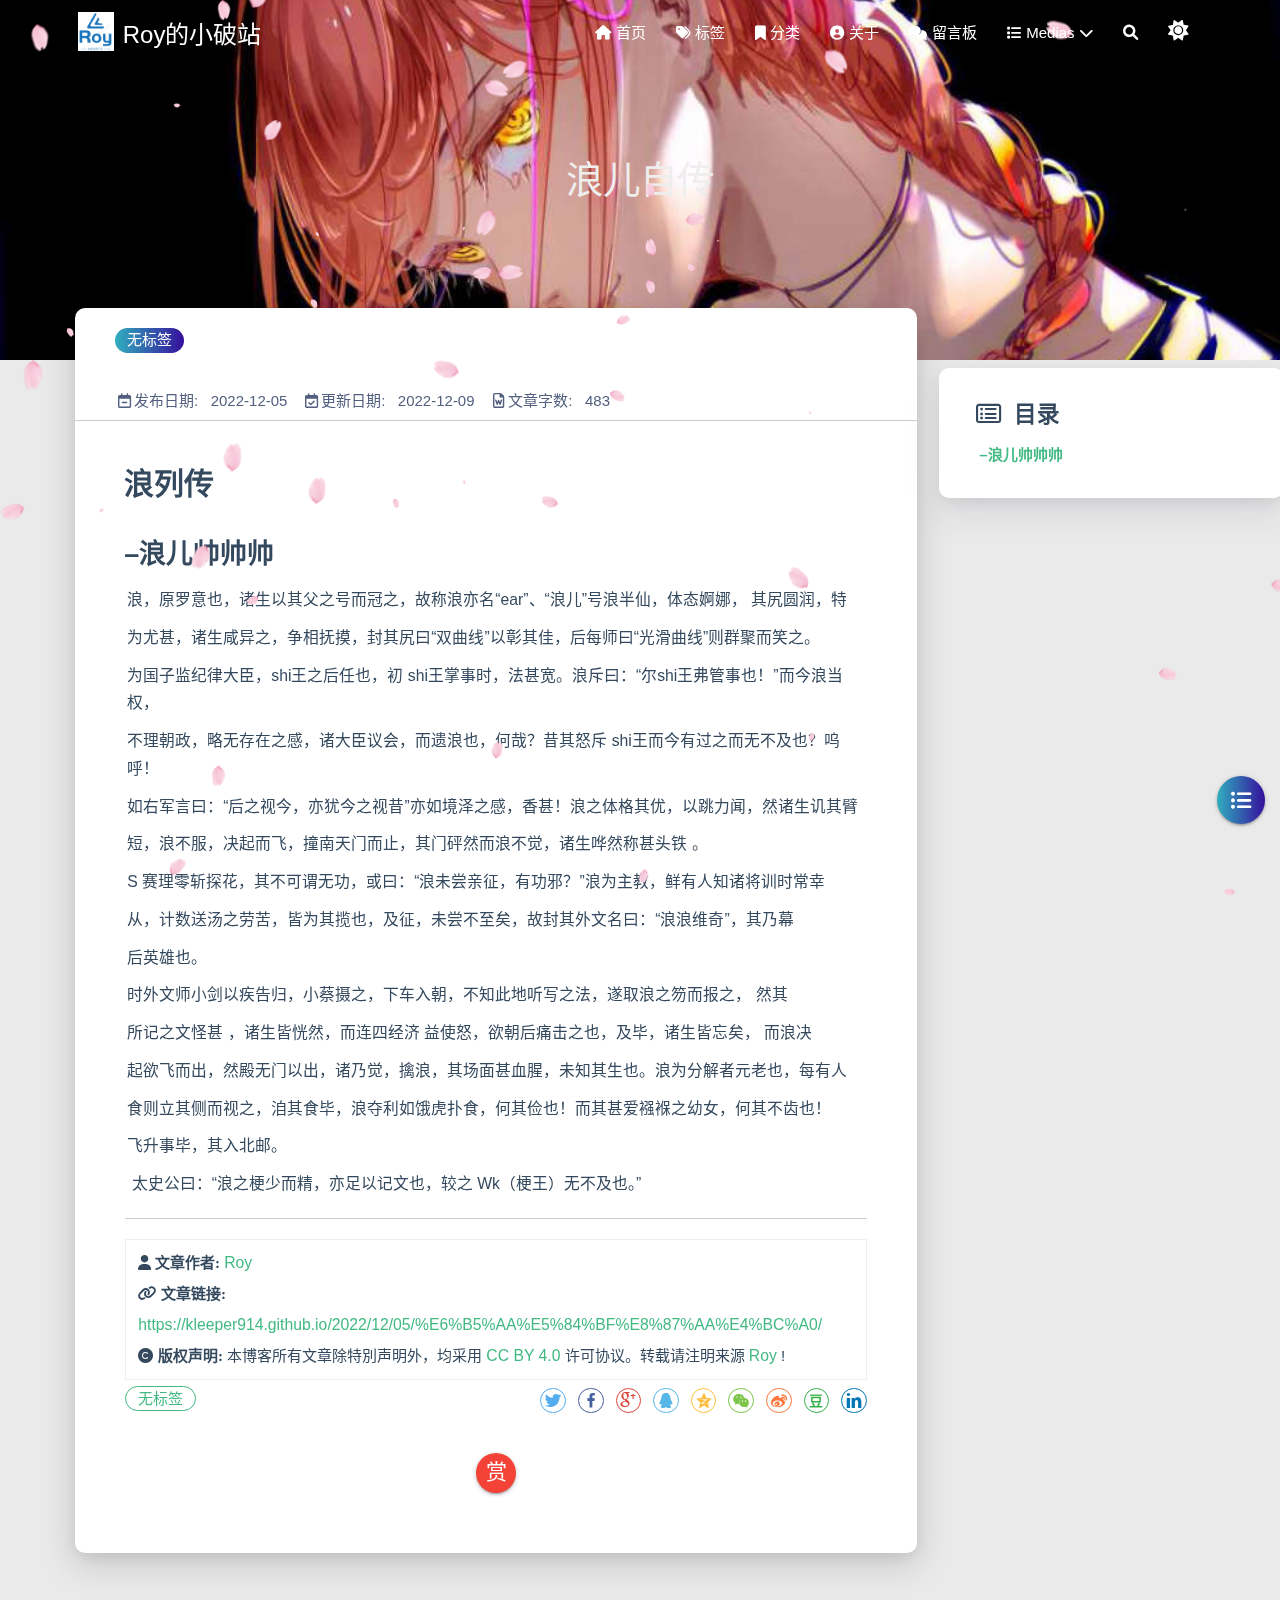
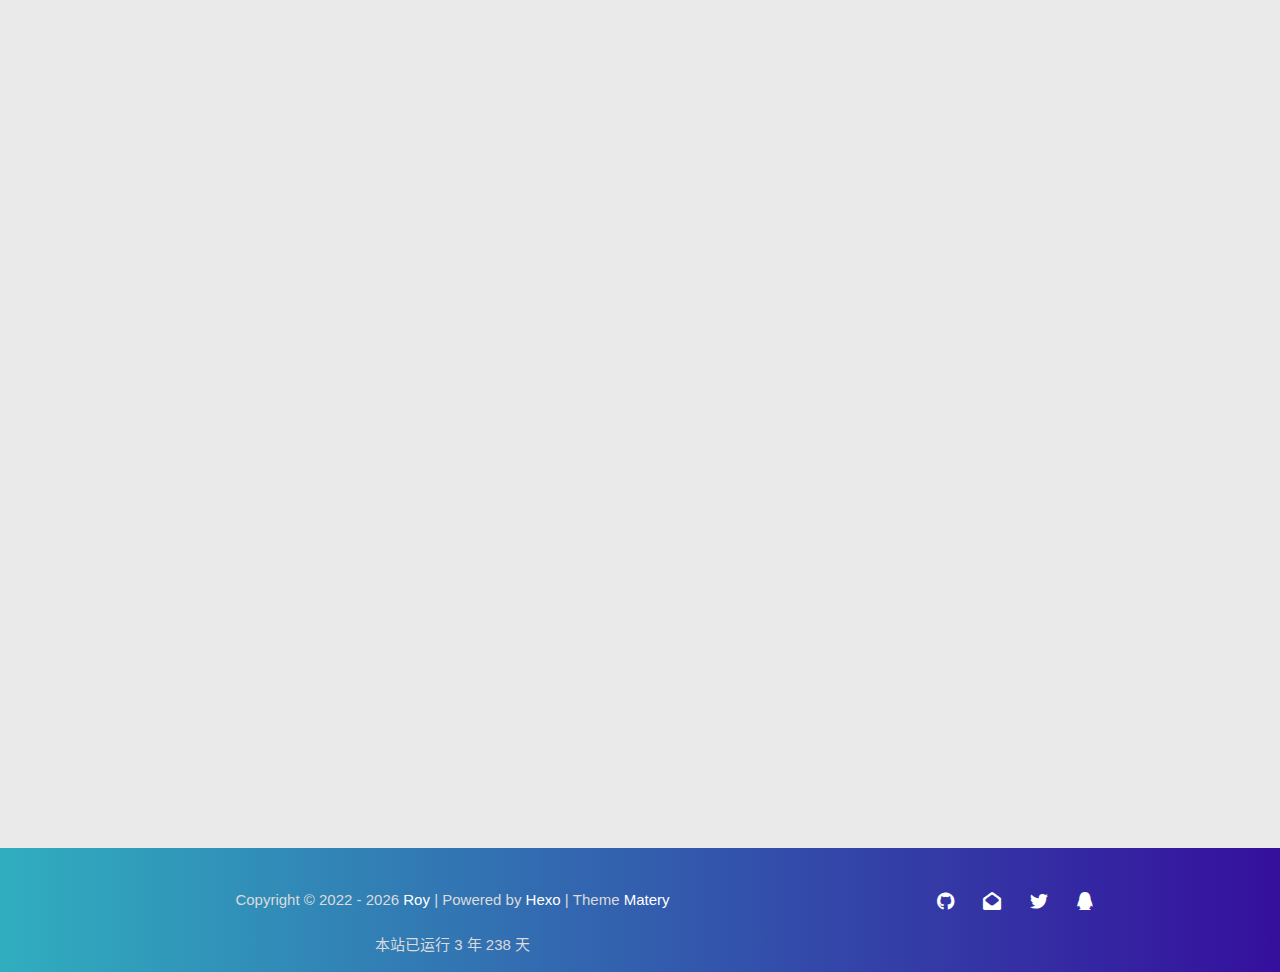
<file: 2022/12/05/浪儿自传/index.html>
<!DOCTYPE HTML>
<html lang="zh-CN">


<head>
    <meta charset="utf-8">
    <meta name="keywords" content="浪儿自传, 博客,blog,Roy">
    <meta name="description" content="浪列传–浪儿帅帅帅  浪，原罗意也，诸生以其父之号而冠之，故称浪亦名“ear”、“浪儿”号浪半仙，体态婀娜， 其尻圆润，特
为尤甚，诸生咸异之，争相抚摸，封其尻曰“双曲线”以彰其佳，后每师曰“光滑曲线”则群聚而笑之。
  为国子监纪律大臣，">
    <meta http-equiv="X-UA-Compatible" content="IE=edge">
    <meta name="viewport" content="width=device-width, initial-scale=1.0, user-scalable=no">
    <meta name="renderer" content="webkit|ie-stand|ie-comp">
    <meta name="mobile-web-app-capable" content="yes">
    <meta name="format-detection" content="telephone=no">
    <meta name="apple-mobile-web-app-capable" content="yes">
    <meta name="apple-mobile-web-app-status-bar-style" content="black-translucent">
    <meta name="referrer" content="no-referrer-when-downgrade">
    <!-- Global site tag (gtag.js) - Google Analytics -->


    <title>浪儿自传 | Roy的小破站</title>
    <link rel="icon" type="image/png" href="/websiteLogo.png">
    
    <style>
        body{
            background-image: url(https://i.pximg.net/img-original/img/2022/12/09/21/30/38/103469931_p1.png);
            background-repeat:no-repeat;
            background-size: 100% 100%;
            background-attachment:fixed;
        }
    </style>



    <!-- bg-cover style     -->



<link rel="stylesheet" type="text/css" href="/libs/awesome/css/all.min.css">
<link rel="stylesheet" type="text/css" href="/libs/materialize/materialize.min.css">
<link rel="stylesheet" type="text/css" href="/libs/aos/aos.css">
<link rel="stylesheet" type="text/css" href="/libs/animate/animate.min.css">
<link rel="stylesheet" type="text/css" href="/libs/lightGallery/css/lightgallery.min.css">
<link rel="stylesheet" type="text/css" href="/css/matery.css">
<link rel="stylesheet" type="text/css" href="/css/my.css">
<link rel="stylesheet" type="text/css" href="/css/dark.css" media="none" onload="if(media!='all')media='all'">




    <link rel="stylesheet" href="/libs/tocbot/tocbot.css">
    <link rel="stylesheet" href="/css/post.css">




    
        <link rel="stylesheet" type="text/css" href="/css/reward.css">
    



    <script src="/libs/jquery/jquery-3.6.0.min.js"></script>

<meta name="generator" content="Hexo 6.3.0">
<style>.github-emoji { position: relative; display: inline-block; width: 1.2em; min-height: 1.2em; overflow: hidden; vertical-align: top; color: transparent; }  .github-emoji > span { position: relative; z-index: 10; }  .github-emoji img, .github-emoji .fancybox { margin: 0 !important; padding: 0 !important; border: none !important; outline: none !important; text-decoration: none !important; user-select: none !important; cursor: auto !important; }  .github-emoji img { height: 1.2em !important; width: 1.2em !important; position: absolute !important; left: 50% !important; top: 50% !important; transform: translate(-50%, -50%) !important; user-select: none !important; cursor: auto !important; } .github-emoji-fallback { color: inherit; } .github-emoji-fallback img { opacity: 0 !important; }</style>
</head>


<body>
    <header class="navbar-fixed">
    <nav id="headNav" class="bg-color nav-transparent">
        <div id="navContainer" class="nav-wrapper container">
            <div class="brand-logo">
                <a href="/" class="waves-effect waves-light">
                    
                    <img src="/medias/logo.png" class="logo-img" alt="LOGO">
                    
                    <span class="logo-span">Roy的小破站</span>
                </a>
            </div>
            

<a href="#" data-target="mobile-nav" class="sidenav-trigger button-collapse"><i class="fas fa-bars"></i></a>
<ul class="right nav-menu">
  
  <li class="hide-on-med-and-down nav-item">
    
    <a href="/" class="waves-effect waves-light">
      
      <i class="fas fa-home" style="zoom: 0.6;"></i>
      
      <span>首页</span>
    </a>
    
  </li>
  
  <li class="hide-on-med-and-down nav-item">
    
    <a href="/tags" class="waves-effect waves-light">
      
      <i class="fas fa-tags" style="zoom: 0.6;"></i>
      
      <span>标签</span>
    </a>
    
  </li>
  
  <li class="hide-on-med-and-down nav-item">
    
    <a href="/categories" class="waves-effect waves-light">
      
      <i class="fas fa-bookmark" style="zoom: 0.6;"></i>
      
      <span>分类</span>
    </a>
    
  </li>
  
  <li class="hide-on-med-and-down nav-item">
    
    <a href="/about" class="waves-effect waves-light">
      
      <i class="fas fa-user-circle" style="zoom: 0.6;"></i>
      
      <span>关于</span>
    </a>
    
  </li>
  
  <li class="hide-on-med-and-down nav-item">
    
    <a href="/contact" class="waves-effect waves-light">
      
      <i class="fas fa-comments" style="zoom: 0.6;"></i>
      
      <span>留言板</span>
    </a>
    
  </li>
  
  <li class="hide-on-med-and-down nav-item">
    
    <a href="" class="waves-effect waves-light">

      
      <i class="fas fa-list" style="zoom: 0.6;"></i>
      
      <span>Medias</span>
      <i class="fas fa-chevron-down" aria-hidden="true" style="zoom: 0.6;"></i>
    </a>
    <ul class="sub-nav menus_item_child ">
      
      <li>
        <a href="/musics">
          
          <i class="fas fa-music" style="margin-top: -20px; zoom: 0.6;"></i>
          
          <span>Musics</span>
        </a>
      </li>
      
      <li>
        <a href="/movies">
          
          <i class="fas fa-film" style="margin-top: -20px; zoom: 0.6;"></i>
          
          <span>Movies</span>
        </a>
      </li>
      
      <li>
        <a href="/books">
          
          <i class="fas fa-book" style="margin-top: -20px; zoom: 0.6;"></i>
          
          <span>Books</span>
        </a>
      </li>
      
      <li>
        <a href="/galleries">
          
          <i class="fas fa-image" style="margin-top: -20px; zoom: 0.6;"></i>
          
          <span>Galleries</span>
        </a>
      </li>
      
    </ul>
    
  </li>
  
  <li>
    <a href="#searchModal" class="modal-trigger waves-effect waves-light">
      <i id="searchIcon" class="fas fa-search" title="搜索" style="zoom: 0.85;"></i>
    </a>
  </li>
  <li>
    <a href="javascript:;" class="waves-effect waves-light" onclick="switchNightMode()" title="深色/浅色模式" >
      <i id="sum-moon-icon" class="fas fa-sun" style="zoom: 0.85;"></i>
    </a>
  </li>
</ul>


<div id="mobile-nav" class="side-nav sidenav">

    <div class="mobile-head bg-color">
        
        <img src="/medias/logo.png" class="logo-img circle responsive-img">
        
        <div class="logo-name">Roy的小破站</div>
        <div class="logo-desc">
            
            blog website of Roy
            
        </div>
    </div>

    <ul class="menu-list mobile-menu-list">
        
        <li class="m-nav-item">
	  
		<a href="/" class="waves-effect waves-light">
			
			    <i class="fa-fw fas fa-home"></i>
			
			首页
		</a>
          
        </li>
        
        <li class="m-nav-item">
	  
		<a href="/tags" class="waves-effect waves-light">
			
			    <i class="fa-fw fas fa-tags"></i>
			
			标签
		</a>
          
        </li>
        
        <li class="m-nav-item">
	  
		<a href="/categories" class="waves-effect waves-light">
			
			    <i class="fa-fw fas fa-bookmark"></i>
			
			分类
		</a>
          
        </li>
        
        <li class="m-nav-item">
	  
		<a href="/about" class="waves-effect waves-light">
			
			    <i class="fa-fw fas fa-user-circle"></i>
			
			关于
		</a>
          
        </li>
        
        <li class="m-nav-item">
	  
		<a href="/contact" class="waves-effect waves-light">
			
			    <i class="fa-fw fas fa-comments"></i>
			
			留言板
		</a>
          
        </li>
        
        <li class="m-nav-item">
	  
		<a href="javascript:;">
			
				<i class="fa-fw fas fa-list"></i>
			
			Medias
			<span class="m-icon"><i class="fas fa-chevron-right"></i></span>
		</a>
            <ul  style="background:  ;" >
              
                <li>

                  <a href="/musics " style="margin-left:75px">
				  
				   <i class="fa fas fa-music" style="position: absolute;left:50px" ></i>
			      
		          <span>Musics</span>
                  </a>
                </li>
              
                <li>

                  <a href="/movies " style="margin-left:75px">
				  
				   <i class="fa fas fa-film" style="position: absolute;left:50px" ></i>
			      
		          <span>Movies</span>
                  </a>
                </li>
              
                <li>

                  <a href="/books " style="margin-left:75px">
				  
				   <i class="fa fas fa-book" style="position: absolute;left:50px" ></i>
			      
		          <span>Books</span>
                  </a>
                </li>
              
                <li>

                  <a href="/galleries " style="margin-left:75px">
				  
				   <i class="fa fas fa-image" style="position: absolute;left:50px" ></i>
			      
		          <span>Galleries</span>
                  </a>
                </li>
              
            </ul>
          
        </li>
        
        
        <li><div class="divider"></div></li>
        <li>
            <a href="https://github.com/kleeper914/kleeper914.github.io" class="waves-effect waves-light" target="_blank">
                <i class="fab fa-github-square fa-fw"></i>Fork Me
            </a>
        </li>
        
    </ul>
</div>


        </div>

        
            <style>
    .nav-transparent .github-corner {
        display: none !important;
    }

    .github-corner {
        position: absolute;
        z-index: 10;
        top: 0;
        right: 0;
        border: 0;
        transform: scale(1.1);
    }

    .github-corner svg {
        color: #0f9d58;
        fill: #fff;
        height: 64px;
        width: 64px;
    }

    .github-corner:hover .octo-arm {
        animation: a 0.56s ease-in-out;
    }

    .github-corner .octo-arm {
        animation: none;
    }

    @keyframes a {
        0%,
        to {
            transform: rotate(0);
        }
        20%,
        60% {
            transform: rotate(-25deg);
        }
        40%,
        80% {
            transform: rotate(10deg);
        }
    }
</style>

<a href="https://github.com/kleeper914/kleeper914.github.io" class="github-corner tooltipped hide-on-med-and-down" target="_blank"
   data-tooltip="Fork Me" data-position="left" data-delay="50">
    <svg viewBox="0 0 250 250" aria-hidden="true">
        <path d="M0,0 L115,115 L130,115 L142,142 L250,250 L250,0 Z"></path>
        <path d="M128.3,109.0 C113.8,99.7 119.0,89.6 119.0,89.6 C122.0,82.7 120.5,78.6 120.5,78.6 C119.2,72.0 123.4,76.3 123.4,76.3 C127.3,80.9 125.5,87.3 125.5,87.3 C122.9,97.6 130.6,101.9 134.4,103.2"
              fill="currentColor" style="transform-origin: 130px 106px;" class="octo-arm"></path>
        <path d="M115.0,115.0 C114.9,115.1 118.7,116.5 119.8,115.4 L133.7,101.6 C136.9,99.2 139.9,98.4 142.2,98.6 C133.8,88.0 127.5,74.4 143.8,58.0 C148.5,53.4 154.0,51.2 159.7,51.0 C160.3,49.4 163.2,43.6 171.4,40.1 C171.4,40.1 176.1,42.5 178.8,56.2 C183.1,58.6 187.2,61.8 190.9,65.4 C194.5,69.0 197.7,73.2 200.1,77.6 C213.8,80.2 216.3,84.9 216.3,84.9 C212.7,93.1 206.9,96.0 205.4,96.6 C205.1,102.4 203.0,107.8 198.3,112.5 C181.9,128.9 168.3,122.5 157.7,114.1 C157.9,116.9 156.7,120.9 152.7,124.9 L141.0,136.5 C139.8,137.7 141.6,141.9 141.8,141.8 Z"
              fill="currentColor" class="octo-body"></path>
    </svg>
</a>
        
    </nav>

</header>

    



<div class="bg-cover pd-header post-cover" style="background-image: url('/medias/featureimages/11.jpg')">
    <div class="container" style="right: 0px;left: 0px;">
        <div class="row">
            <div class="col s12 m12 l12">
                <div class="brand">
                    <h1 class="description center-align post-title">浪儿自传</h1>
                </div>
            </div>
        </div>
    </div>
</div>




<main class="post-container content">

    
    <div class="row">
    <div id="main-content" class="col s12 m12 l9">
        <!-- 文章内容详情 -->
<div id="artDetail">
    <div class="card">
        <div class="card-content article-info">
            <div class="row tag-cate">
                <div class="col s7">
                    
                          <div class="article-tag">
                            <span class="chip bg-color">无标签</span>
                          </div>
                    
                </div>
                <div class="col s5 right-align">
                    
                </div>
            </div>

            <div class="post-info">
                
                <div class="post-date info-break-policy">
                    <i class="far fa-calendar-minus fa-fw"></i>发布日期:&nbsp;&nbsp;
                    2022-12-05
                </div>
                

                
                <div class="post-date info-break-policy">
                    <i class="far fa-calendar-check fa-fw"></i>更新日期:&nbsp;&nbsp;
                    2022-12-09
                </div>
                

                
                <div class="info-break-policy">
                    <i class="far fa-file-word fa-fw"></i>文章字数:&nbsp;&nbsp;
                    483
                </div>
                

                

                
            </div>
        </div>
        <hr class="clearfix">

        

        

        <div class="card-content article-card-content">
            <div id="articleContent">
                <h1 id="浪列传"><a href="#浪列传" class="headerlink" title="浪列传"></a>浪列传</h1><h2 id="–浪儿帅帅帅"><a href="#–浪儿帅帅帅" class="headerlink" title="–浪儿帅帅帅"></a>–浪儿帅帅帅</h2><p>  浪，原罗意也，诸生以其父之号而冠之，故称浪亦名“ear”、“浪儿”号浪半仙，体态婀娜， 其尻圆润，特</p>
<p>为尤甚，诸生咸异之，争相抚摸，封其尻曰“双曲线”以彰其佳，后每师曰“光滑曲线”则群聚而笑之。</p>
<p>  为国子监纪律大臣，shi王之后任也，初 shi王掌事时，法甚宽。浪斥曰：“尔shi王弗管事也！”而今浪当权，</p>
<p>不理朝政，略无存在之感，诸大臣议会，而遗浪也，何哉？昔其怒斥 shi王而今有过之而无不及也？呜呼！</p>
<p>如右军言曰：“后之视今，亦犹今之视昔”亦如境泽之感，香甚！浪之体格其优，以跳力闻，然诸生讥其臂</p>
<p>短，浪不服，决起而飞，撞南天门而止，其门砰然而浪不觉，诸生哗然称甚头铁 。</p>
<p>  S 赛理零斩探花，其不可谓无功，或曰：“浪未尝亲征，有功邪？”浪为主教，鲜有人知诸将训时常幸</p>
<p>从，计数送汤之劳苦，皆为其揽也，及征，未尝不至矣，故封其外文名曰：“浪浪维奇”，其乃幕</p>
<p>后英雄也。</p>
<p>  时外文师小剑以疾告归，小蔡摄之，下车入朝，不知此地听写之法，遂取浪之笏而报之， 然其</p>
<p>所记之文怪甚 ，诸生皆恍然，而连四经济 益使怒，欲朝后痛击之也，及毕，诸生皆忘矣， 而浪决</p>
<p>起欲飞而出，然殿无门以出，诸乃觉，擒浪，其场面甚血腥，未知其生也。浪为分解者元老也，每有人</p>
<p>食则立其侧而视之，洎其食毕，浪夺利如饿虎扑食，何其俭也！而其甚爱襁褓之幼女，何其不齿也！</p>
<p>  飞升事毕，其入北邮。</p>
<p>​			太史公曰：“浪之梗少而精，亦足以记文也，较之 Wk（梗王）无不及也。”</p>

                
            </div>
            <hr/>

            

    <div class="reprint" id="reprint-statement">
        
            <div class="reprint__author">
                <span class="reprint-meta" style="font-weight: bold;">
                    <i class="fas fa-user">
                        文章作者:
                    </i>
                </span>
                <span class="reprint-info">
                    <a href="/about" rel="external nofollow noreferrer">Roy</a>
                </span>
            </div>
            <div class="reprint__type">
                <span class="reprint-meta" style="font-weight: bold;">
                    <i class="fas fa-link">
                        文章链接:
                    </i>
                </span>
                <span class="reprint-info">
                    <a href="https://kleeper914.github.io/2022/12/05/%E6%B5%AA%E5%84%BF%E8%87%AA%E4%BC%A0/">https://kleeper914.github.io/2022/12/05/%E6%B5%AA%E5%84%BF%E8%87%AA%E4%BC%A0/</a>
                </span>
            </div>
            <div class="reprint__notice">
                <span class="reprint-meta" style="font-weight: bold;">
                    <i class="fas fa-copyright">
                        版权声明:
                    </i>
                </span>
                <span class="reprint-info">
                    本博客所有文章除特別声明外，均采用
                    <a href="https://creativecommons.org/licenses/by/4.0/deed.zh" rel="external nofollow noreferrer" target="_blank">CC BY 4.0</a>
                    许可协议。转载请注明来源
                    <a href="/about" target="_blank">Roy</a>
                    !
                </span>
            </div>
        
    </div>

    <script async defer>
      document.addEventListener("copy", function (e) {
        let toastHTML = '<span>复制成功，请遵循本文的转载规则</span><button class="btn-flat toast-action" onclick="navToReprintStatement()" style="font-size: smaller">查看</a>';
        M.toast({html: toastHTML})
      });

      function navToReprintStatement() {
        $("html, body").animate({scrollTop: $("#reprint-statement").offset().top - 80}, 800);
      }
    </script>



            <div class="tag_share" style="display: block;">
                <div class="post-meta__tag-list" style="display: inline-block;">
                    
                        <div class="article-tag">
                            <span class="chip bg-color">无标签</span>
                        </div>
                    
                </div>
                <div class="post_share" style="zoom: 80%; width: fit-content; display: inline-block; float: right; margin: -0.15rem 0;">
                    <link rel="stylesheet" type="text/css" href="/libs/share/css/share.min.css">
<div id="article-share">

    
    <div class="social-share" data-sites="twitter,facebook,google,qq,qzone,wechat,weibo,douban,linkedin" data-wechat-qrcode-helper="<p>微信扫一扫即可分享！</p>"></div>
    <script src="/libs/share/js/social-share.min.js"></script>
    

    

</div>

                </div>
            </div>
            
                <div id="reward">
    <a href="#rewardModal" class="reward-link modal-trigger btn-floating btn-medium waves-effect waves-light red">赏</a>

    <!-- Modal Structure -->
    <div id="rewardModal" class="modal">
        <div class="modal-content">
            <a class="close modal-close"><i class="fas fa-times"></i></a>
            <h4 class="reward-title">你的赏识是我前进的动力</h4>
            <div class="reward-content">
                <div class="reward-tabs">
                    <ul class="tabs row">
                        <li class="tab col s6 alipay-tab waves-effect waves-light"><a href="#alipay">支付宝</a></li>
                        <li class="tab col s6 wechat-tab waves-effect waves-light"><a href="#wechat">微 信</a></li>
                    </ul>
                    <div id="alipay">
                        <img src="/medias/reward/alipay.jpg" class="reward-img" alt="支付宝打赏二维码">
                    </div>
                    <div id="wechat">
                        <img src="/medias/reward/wechat.png" class="reward-img" alt="微信打赏二维码">
                    </div>
                </div>
            </div>
        </div>
    </div>
</div>

<script>
    $(function () {
        $('.tabs').tabs();
    });
</script>

            
        </div>
    </div>

    

    

    

    

    
        <style>
    .valine-card {
        margin: 1.5rem auto;
    }

    .valine-card .card-content {
        padding: 20px 20px 5px 20px;
    }

    #vcomments textarea {
        box-sizing: border-box;
        background: url("/medias/comment_bg.png") 100% 100% no-repeat;
    }

    #vcomments p {
        margin: 2px 2px 10px;
        font-size: 1.05rem;
        line-height: 1.78rem;
    }

    #vcomments blockquote p {
        text-indent: 0.2rem;
    }

    #vcomments a {
        padding: 0 2px;
        color: #4cbf30;
        font-weight: 500;
        text-decoration: none;
    }

    #vcomments img {
        max-width: 100%;
        height: auto;
        cursor: pointer;
    }

    #vcomments ol li {
        list-style-type: decimal;
    }

    #vcomments ol,
    ul {
        display: block;
        padding-left: 2em;
        word-spacing: 0.05rem;
    }

    #vcomments ul li,
    ol li {
        display: list-item;
        line-height: 1.8rem;
        font-size: 1rem;
    }

    #vcomments ul li {
        list-style-type: disc;
    }

    #vcomments ul ul li {
        list-style-type: circle;
    }

    #vcomments table, th, td {
        padding: 12px 13px;
        border: 1px solid #dfe2e5;
    }

    #vcomments table, th, td {
        border: 0;
    }

    table tr:nth-child(2n), thead {
        background-color: #fafafa;
    }

    #vcomments table th {
        background-color: #f2f2f2;
        min-width: 80px;
    }

    #vcomments table td {
        min-width: 80px;
    }

    #vcomments h1 {
        font-size: 1.85rem;
        font-weight: bold;
        line-height: 2.2rem;
    }

    #vcomments h2 {
        font-size: 1.65rem;
        font-weight: bold;
        line-height: 1.9rem;
    }

    #vcomments h3 {
        font-size: 1.45rem;
        font-weight: bold;
        line-height: 1.7rem;
    }

    #vcomments h4 {
        font-size: 1.25rem;
        font-weight: bold;
        line-height: 1.5rem;
    }

    #vcomments h5 {
        font-size: 1.1rem;
        font-weight: bold;
        line-height: 1.4rem;
    }

    #vcomments h6 {
        font-size: 1rem;
        line-height: 1.3rem;
    }

    #vcomments p {
        font-size: 1rem;
        line-height: 1.5rem;
    }

    #vcomments hr {
        margin: 12px 0;
        border: 0;
        border-top: 1px solid #ccc;
    }

    #vcomments blockquote {
        margin: 15px 0;
        border-left: 5px solid #42b983;
        padding: 1rem 0.8rem 0.3rem 0.8rem;
        color: #666;
        background-color: rgba(66, 185, 131, .1);
    }

    #vcomments pre {
        font-family: monospace, monospace;
        padding: 1.2em;
        margin: .5em 0;
        background: #272822;
        overflow: auto;
        border-radius: 0.3em;
        tab-size: 4;
    }

    #vcomments code {
        font-family: monospace, monospace;
        padding: 1px 3px;
        font-size: 0.92rem;
        color: #e96900;
        background-color: #f8f8f8;
        border-radius: 2px;
    }

    #vcomments pre code {
        font-family: monospace, monospace;
        padding: 0;
        color: #e8eaf6;
        background-color: #272822;
    }

    #vcomments pre[class*="language-"] {
        padding: 1.2em;
        margin: .5em 0;
    }

    #vcomments code[class*="language-"],
    pre[class*="language-"] {
        color: #e8eaf6;
    }

    #vcomments [type="checkbox"]:not(:checked), [type="checkbox"]:checked {
        position: inherit;
        margin-left: -1.3rem;
        margin-right: 0.4rem;
        margin-top: -1px;
        vertical-align: middle;
        left: unset;
        visibility: visible;
    }

    #vcomments b,
    strong {
        font-weight: bold;
    }

    #vcomments dfn {
        font-style: italic;
    }

    #vcomments small {
        font-size: 85%;
    }

    #vcomments cite {
        font-style: normal;
    }

    #vcomments mark {
        background-color: #fcf8e3;
        padding: .2em;
    }

    #vcomments table, th, td {
        padding: 12px 13px;
        border: 1px solid #dfe2e5;
    }

    table tr:nth-child(2n), thead {
        background-color: #fafafa;
    }

    #vcomments table th {
        background-color: #f2f2f2;
        min-width: 80px;
    }

    #vcomments table td {
        min-width: 80px;
    }

    #vcomments [type="checkbox"]:not(:checked), [type="checkbox"]:checked {
        position: inherit;
        margin-left: -1.3rem;
        margin-right: 0.4rem;
        margin-top: -1px;
        vertical-align: middle;
        left: unset;
        visibility: visible;
    }
</style>

<div class="card valine-card" data-aos="fade-up">
    <div class="comment_headling" style="font-size: 20px; font-weight: 700; position: relative; padding-left: 20px; top: 15px; padding-bottom: 5px;">
        <i class="fas fa-comments fa-fw" aria-hidden="true"></i>
        <span>评论</span>
    </div>
    <div id="vcomments" class="card-content" style="display: grid">
    </div>
</div>

<script src="/libs/valine/av-min.js"></script>
<script src="/libs/valine/Valine.min.js"></script>
<script>
    new Valine({
        el: '#vcomments',
        appId: 'Yx0HLGsBPyAZ5CVfVxcSBod3-gzGzoHsz',
        appKey: 'kFtFxFZGh0TdgIndq48vBMwP',
        serverURLs: '',
        notify: 'false' === 'true',
        verify: 'false' === 'true',
        visitor: 'true' === 'true',
        avatar: 'mm',
        pageSize: '10',
        lang: 'zh-cn',
        placeholder: 'just go go'
    });
</script>

<!--酷Q推送-->


    

    

    

    

    

<article id="prenext-posts" class="prev-next articles">
    <div class="row article-row">
        
        <div class="article col s12 m6" data-aos="fade-up">
            <div class="article-badge left-badge text-color">
                <i class="fas fa-chevron-left"></i>&nbsp;上一篇</div>
            <div class="card">
                <a href="/2023/04/15/%E5%BB%BA%E7%AB%99%E5%BF%83%E5%BE%97--%E5%9F%BA%E4%BA%8E%E5%AE%9D%E5%A1%94%E6%89%98%E7%AE%A1/">
                    <div class="card-image">
                        
                        
                        <img src="/medias/featureimages/7.jpg" class="responsive-img" alt="建站心得--基于宝塔托管">
                        
                        <span class="card-title">建站心得--基于宝塔托管</span>
                    </div>
                </a>
                <div class="card-content article-content">
                    <div class="summary block-with-text">
                        
                            
                        
                    </div>
                    <div class="publish-info">
                        <span class="publish-date">
                            <i class="far fa-clock fa-fw icon-date"></i>2023-04-15
                        </span>
                        <span class="publish-author">
                            
                            <i class="fas fa-user fa-fw"></i>
                            Roy
                            
                        </span>
                    </div>
                </div>
                
            </div>
        </div>
        
        
        <div class="article col s12 m6" data-aos="fade-up">
            <div class="article-badge right-badge text-color">
                本篇&nbsp;<i class="far fa-dot-circle"></i>
            </div>
            <div class="card">
                <a href="/2022/12/05/%E6%B5%AA%E5%84%BF%E8%87%AA%E4%BC%A0/">
                    <div class="card-image">
                        
                        
                        <img src="/medias/featureimages/11.jpg" class="responsive-img" alt="浪儿自传">
                        
                        <span class="card-title">浪儿自传</span>
                    </div>
                </a>
                <div class="card-content article-content">
                    <div class="summary block-with-text">
                        
                            
                        
                    </div>
                    <div class="publish-info">
                            <span class="publish-date">
                                <i class="far fa-clock fa-fw icon-date"></i>2022-12-05
                            </span>
                        <span class="publish-author">
                            
                            <i class="fas fa-user fa-fw"></i>
                            Roy
                            
                        </span>
                    </div>
                </div>

                
            </div>
        </div>
        
    </div>
</article>

</div>


<script>
    $('#articleContent').on('copy', function (e) {
        // IE8 or earlier browser is 'undefined'
        if (typeof window.getSelection === 'undefined') return;

        var selection = window.getSelection();
        // if the selection is short let's not annoy our users.
        if (('' + selection).length < Number.parseInt('120')) {
            return;
        }

        // create a div outside of the visible area and fill it with the selected text.
        var bodyElement = document.getElementsByTagName('body')[0];
        var newdiv = document.createElement('div');
        newdiv.style.position = 'absolute';
        newdiv.style.left = '-99999px';
        bodyElement.appendChild(newdiv);
        newdiv.appendChild(selection.getRangeAt(0).cloneContents());

        // we need a <pre> tag workaround.
        // otherwise the text inside "pre" loses all the line breaks!
        if (selection.getRangeAt(0).commonAncestorContainer.nodeName === 'PRE' || selection.getRangeAt(0).commonAncestorContainer.nodeName === 'CODE') {
            newdiv.innerHTML = "<pre>" + newdiv.innerHTML + "</pre>";
        }

        var url = document.location.href;
        newdiv.innerHTML += '<br />'
            + '来源: Roy的小破站<br />'
            + '文章作者: Roy<br />'
            + '文章链接: <a href="' + url + '">' + url + '</a><br />'
            + '本文章著作权归作者所有，任何形式的转载都请注明出处。';

        selection.selectAllChildren(newdiv);
        window.setTimeout(function () {bodyElement.removeChild(newdiv);}, 200);
    });
</script>


<!-- 代码块功能依赖 -->
<script type="text/javascript" src="/libs/codeBlock/codeBlockFuction.js"></script>



<!-- 代码语言 -->

<script type="text/javascript" src="/libs/codeBlock/codeLang.js"></script>


<!-- 代码块复制 -->

<script type="text/javascript" src="/libs/codeBlock/codeCopy.js"></script>


<!-- 代码块收缩 -->

<script type="text/javascript" src="/libs/codeBlock/codeShrink.js"></script>



    </div>
    <div id="toc-aside" class="expanded col l3 hide-on-med-and-down">
        <div class="toc-widget card" style="background-color: white;">
            <div class="toc-title"><i class="far fa-list-alt"></i>&nbsp;&nbsp;目录</div>
            <div id="toc-content"></div>
        </div>
    </div>
</div>

<!-- TOC 悬浮按钮. -->

<div id="floating-toc-btn" class="hide-on-med-and-down">
    <a class="btn-floating btn-large bg-color">
        <i class="fas fa-list-ul"></i>
    </a>
</div>


<script src="/libs/tocbot/tocbot.min.js"></script>
<script>
    $(function () {
        tocbot.init({
            tocSelector: '#toc-content',
            contentSelector: '#articleContent',
            headingsOffset: -($(window).height() * 0.4 - 45),
            collapseDepth: Number('0'),
            headingSelector: 'h2, h3, h4'
        });

        // Set scroll toc fixed.
        let tocHeight = parseInt($(window).height() * 0.4 - 64);
        let $tocWidget = $('.toc-widget');
        $(window).scroll(function () {
            let scroll = $(window).scrollTop();
            /* add post toc fixed. */
            if (scroll > tocHeight) {
                $tocWidget.addClass('toc-fixed');
            } else {
                $tocWidget.removeClass('toc-fixed');
            }
        });

        
        /* 修复文章卡片 div 的宽度. */
        let fixPostCardWidth = function (srcId, targetId) {
            let srcDiv = $('#' + srcId);
            if (srcDiv.length === 0) {
                return;
            }

            let w = srcDiv.width();
            if (w >= 450) {
                w = w + 21;
            } else if (w >= 350 && w < 450) {
                w = w + 18;
            } else if (w >= 300 && w < 350) {
                w = w + 16;
            } else {
                w = w + 14;
            }
            $('#' + targetId).width(w);
        };

        // 切换TOC目录展开收缩的相关操作.
        const expandedClass = 'expanded';
        let $tocAside = $('#toc-aside');
        let $mainContent = $('#main-content');
        $('#floating-toc-btn .btn-floating').click(function () {
            if ($tocAside.hasClass(expandedClass)) {
                $tocAside.removeClass(expandedClass).hide();
                $mainContent.removeClass('l9');
            } else {
                $tocAside.addClass(expandedClass).show();
                $mainContent.addClass('l9');
            }
            fixPostCardWidth('artDetail', 'prenext-posts');
        });
        
    });
</script>

    

</main>




    <footer class="page-footer bg-color">
    
        <link rel="stylesheet" href="/libs/aplayer/APlayer.min.css">
<style>
    .aplayer .aplayer-lrc p {
        
        font-size: 12px;
        font-weight: 700;
        line-height: 16px !important;
    }

    .aplayer .aplayer-lrc p.aplayer-lrc-current {
        
        font-size: 15px;
        color: #42b983;
    }

    
    .aplayer.aplayer-fixed.aplayer-narrow .aplayer-body {
        left: -66px !important;
    }

    .aplayer.aplayer-fixed.aplayer-narrow .aplayer-body:hover {
        left: 0px !important;
    }

    
</style>
<div class="">
    
    <div class="row">
        <meting-js class="col l8 offset-l2 m10 offset-m1 s12"
                   server="netease"
                   type="song"
                   id="512376195"
                   fixed='true'
                   autoplay='true'
                   theme='#42b983'
                   loop='all'
                   order='random'
                   preload='auto'
                   volume='0.5'
                   list-folded='true'
        >
        </meting-js>
    </div>
</div>

<script src="/libs/aplayer/APlayer.min.js"></script>
<script src="/libs/aplayer/Meting.min.js"></script>

    

    <div class="container row center-align"
         style="margin-bottom: 15px !important;">
        <div class="col s12 m8 l8 copy-right">
            Copyright&nbsp;&copy;
            
                <span id="year">2022-2023</span>
            
            <a href="/about" target="_blank">Roy</a>
            |&nbsp;Powered by&nbsp;<a href="https://hexo.io/" target="_blank">Hexo</a>
            |&nbsp;Theme&nbsp;<a href="https://github.com/blinkfox/hexo-theme-matery" target="_blank">Matery</a>
            <br>
            
            
            
            
            
            <br>

            <!-- 运行天数提醒. -->
            
                <span id="sitetime"> Loading ...</span>
                <script>
                    var calcSiteTime = function () {
                        var seconds = 1000;
                        var minutes = seconds * 60;
                        var hours = minutes * 60;
                        var days = hours * 24;
                        var years = days * 365;
                        var today = new Date();
                        var startYear = "2022";
                        var startMonth = "12";
                        var startDate = "1";
                        var startHour = "2";
                        var startMinute = "20";
                        var startSecond = "2";
                        var todayYear = today.getFullYear();
                        var todayMonth = today.getMonth() + 1;
                        var todayDate = today.getDate();
                        var todayHour = today.getHours();
                        var todayMinute = today.getMinutes();
                        var todaySecond = today.getSeconds();
                        var t1 = Date.UTC(startYear, startMonth, startDate, startHour, startMinute, startSecond);
                        var t2 = Date.UTC(todayYear, todayMonth, todayDate, todayHour, todayMinute, todaySecond);
                        var diff = t2 - t1;
                        var diffYears = Math.floor(diff / years);
                        var diffDays = Math.floor((diff / days) - diffYears * 365);

                        // 区分是否有年份.
                        var language = 'zh-CN';
                        if (startYear === String(todayYear)) {
                            document.getElementById("year").innerHTML = todayYear;
                            var daysTip = 'This site has been running for ' + diffDays + ' days';
                            if (language === 'zh-CN') {
                                daysTip = '本站已运行 ' + diffDays + ' 天';
                            } else if (language === 'zh-HK') {
                                daysTip = '本站已運行 ' + diffDays + ' 天';
                            }
                            document.getElementById("sitetime").innerHTML = daysTip;
                        } else {
                            document.getElementById("year").innerHTML = startYear + " - " + todayYear;
                            var yearsAndDaysTip = 'This site has been running for ' + diffYears + ' years and '
                                + diffDays + ' days';
                            if (language === 'zh-CN') {
                                yearsAndDaysTip = '本站已运行 ' + diffYears + ' 年 ' + diffDays + ' 天';
                            } else if (language === 'zh-HK') {
                                yearsAndDaysTip = '本站已運行 ' + diffYears + ' 年 ' + diffDays + ' 天';
                            }
                            document.getElementById("sitetime").innerHTML = yearsAndDaysTip;
                        }
                    }

                    calcSiteTime();
                </script>
            
            <br>
            
        </div>
        <div class="col s12 m4 l4 social-link ">
    <a href="https://github.com/kleeper914" class="tooltipped" target="_blank" data-tooltip="访问我的GitHub" data-position="top" data-delay="50">
        <i class="fab fa-github"></i>
    </a>



    <a href="mailto:kleeperroy@gmail.com" class="tooltipped" target="_blank" data-tooltip="邮件联系我" data-position="top" data-delay="50">
        <i class="fas fa-envelope-open"></i>
    </a>





    <a href="https://twitter.com/KleeperRoy" class="tooltipped" target="_blank" data-tooltip="关注我的Twitter: https://twitter.com/KleeperRoy" data-position="top" data-delay="50">
        <i class="fab fa-twitter"></i>
    </a>



    <a href="tencent://AddContact/?fromId=50&fromSubId=1&subcmd=all&uin=845512161" class="tooltipped" target="_blank" data-tooltip="QQ联系我: 845512161" data-position="top" data-delay="50">
        <i class="fab fa-qq"></i>
    </a>







</div>
    </div>
</footer>

<div class="progress-bar"></div>


    <!-- 搜索遮罩框 -->
<div id="searchModal" class="modal">
    <div class="modal-content">
        <div class="search-header">
            <span class="title"><i class="fas fa-search"></i>&nbsp;&nbsp;搜索</span>
            <input type="search" id="searchInput" name="s" placeholder="请输入搜索的关键字"
                   class="search-input">
        </div>
        <div id="searchResult"></div>
    </div>
</div>

<script type="text/javascript">
$(function () {
    var searchFunc = function (path, search_id, content_id) {
        'use strict';
        $.ajax({
            url: path,
            dataType: "xml",
            success: function (xmlResponse) {
                // get the contents from search data
                var datas = $("entry", xmlResponse).map(function () {
                    return {
                        title: $("title", this).text(),
                        content: $("content", this).text(),
                        url: $("url", this).text()
                    };
                }).get();
                var $input = document.getElementById(search_id);
                var $resultContent = document.getElementById(content_id);
                $input.addEventListener('input', function () {
                    var str = '<ul class=\"search-result-list\">';
                    var keywords = this.value.trim().toLowerCase().split(/[\s\-]+/);
                    $resultContent.innerHTML = "";
                    if (this.value.trim().length <= 0) {
                        return;
                    }
                    // perform local searching
                    datas.forEach(function (data) {
                        var isMatch = true;
                        var data_title = data.title.trim().toLowerCase();
                        var data_content = data.content.trim().replace(/<[^>]+>/g, "").toLowerCase();
                        var data_url = data.url;
                        data_url = data_url.indexOf('/') === 0 ? data.url : '/' + data_url;
                        var index_title = -1;
                        var index_content = -1;
                        var first_occur = -1;
                        // only match artiles with not empty titles and contents
                        if (data_title !== '' && data_content !== '') {
                            keywords.forEach(function (keyword, i) {
                                index_title = data_title.indexOf(keyword);
                                index_content = data_content.indexOf(keyword);
                                if (index_title < 0 && index_content < 0) {
                                    isMatch = false;
                                } else {
                                    if (index_content < 0) {
                                        index_content = 0;
                                    }
                                    if (i === 0) {
                                        first_occur = index_content;
                                    }
                                }
                            });
                        }
                        // show search results
                        if (isMatch) {
                            str += "<li><a href='" + data_url + "' class='search-result-title'>" + data_title + "</a>";
                            var content = data.content.trim().replace(/<[^>]+>/g, "");
                            if (first_occur >= 0) {
                                // cut out 100 characters
                                var start = first_occur - 20;
                                var end = first_occur + 80;
                                if (start < 0) {
                                    start = 0;
                                }
                                if (start === 0) {
                                    end = 100;
                                }
                                if (end > content.length) {
                                    end = content.length;
                                }
                                var match_content = content.substr(start, end);
                                // highlight all keywords
                                keywords.forEach(function (keyword) {
                                    var regS = new RegExp(keyword, "gi");
                                    match_content = match_content.replace(regS, "<em class=\"search-keyword\">" + keyword + "</em>");
                                });

                                str += "<p class=\"search-result\">" + match_content + "...</p>"
                            }
                            str += "</li>";
                        }
                    });
                    str += "</ul>";
                    $resultContent.innerHTML = str;
                });
            }
        });
    };

    searchFunc('/search.xml', 'searchInput', 'searchResult');
});
</script>

    <!-- 白天和黑夜主题 -->
<div class="stars-con">
    <div id="stars"></div>
    <div id="stars2"></div>
    <div id="stars3"></div>  
</div>

<script>
    function switchNightMode() {
        $('<div class="Cuteen_DarkSky"><div class="Cuteen_DarkPlanet"></div></div>').appendTo($('body')),
        setTimeout(function () {
            $('body').hasClass('DarkMode') 
            ? ($('body').removeClass('DarkMode'), localStorage.setItem('isDark', '0'), $('#sum-moon-icon').removeClass("fa-sun").addClass('fa-moon')) 
            : ($('body').addClass('DarkMode'), localStorage.setItem('isDark', '1'), $('#sum-moon-icon').addClass("fa-sun").removeClass('fa-moon')),
            
            setTimeout(function () {
            $('.Cuteen_DarkSky').fadeOut(1e3, function () {
                $(this).remove()
            })
            }, 2e3)
        })
    }
</script>

    <!-- 回到顶部按钮 -->
<div id="backTop" class="top-scroll">
    <a class="btn-floating btn-large waves-effect waves-light" href="#!">
        <i class="fas fa-arrow-up"></i>
    </a>
</div>


    <script src="/libs/materialize/materialize.min.js"></script>
    <script src="/libs/masonry/masonry.pkgd.min.js"></script>
    <script src="/libs/aos/aos.js"></script>
    <script src="/libs/scrollprogress/scrollProgress.min.js"></script>
    <script src="/libs/lightGallery/js/lightgallery-all.min.js"></script>
    <script src="/js/matery.js"></script>

    

    
        
        <script type="text/javascript">
            // 只在桌面版网页启用特效
            var windowWidth = $(window).width();
            if (windowWidth > 768) {
                document.write('<script type="text/javascript" src="/libs/others/sakura.js"><\/script>');
            }
        </script>
    

    <!-- 雪花特效 -->
    

    <!-- 鼠标星星特效 -->
    

     
        <script src="https://ssl.captcha.qq.com/TCaptcha.js"></script>
        <script src="/libs/others/TencentCaptcha.js"></script>
        <button id="TencentCaptcha" data-appid="xxxxxxxxxx" data-cbfn="callback" type="button" hidden></button>
    

    <!-- Baidu Analytics -->

    <!-- Baidu Push -->

<script>
    (function () {
        var bp = document.createElement('script');
        var curProtocol = window.location.protocol.split(':')[0];
        if (curProtocol === 'https') {
            bp.src = 'https://zz.bdstatic.com/linksubmit/push.js';
        } else {
            bp.src = 'http://push.zhanzhang.baidu.com/push.js';
        }
        var s = document.getElementsByTagName("script")[0];
        s.parentNode.insertBefore(bp, s);
    })();
</script>

    
    <script src="/libs/others/clicklove.js" async="async"></script>
    
    

    

    

    <!--腾讯兔小巢-->
    
    

    

    

    
    <script src="/libs/instantpage/instantpage.js" type="module"></script>
    

</body>

</html>
</file>
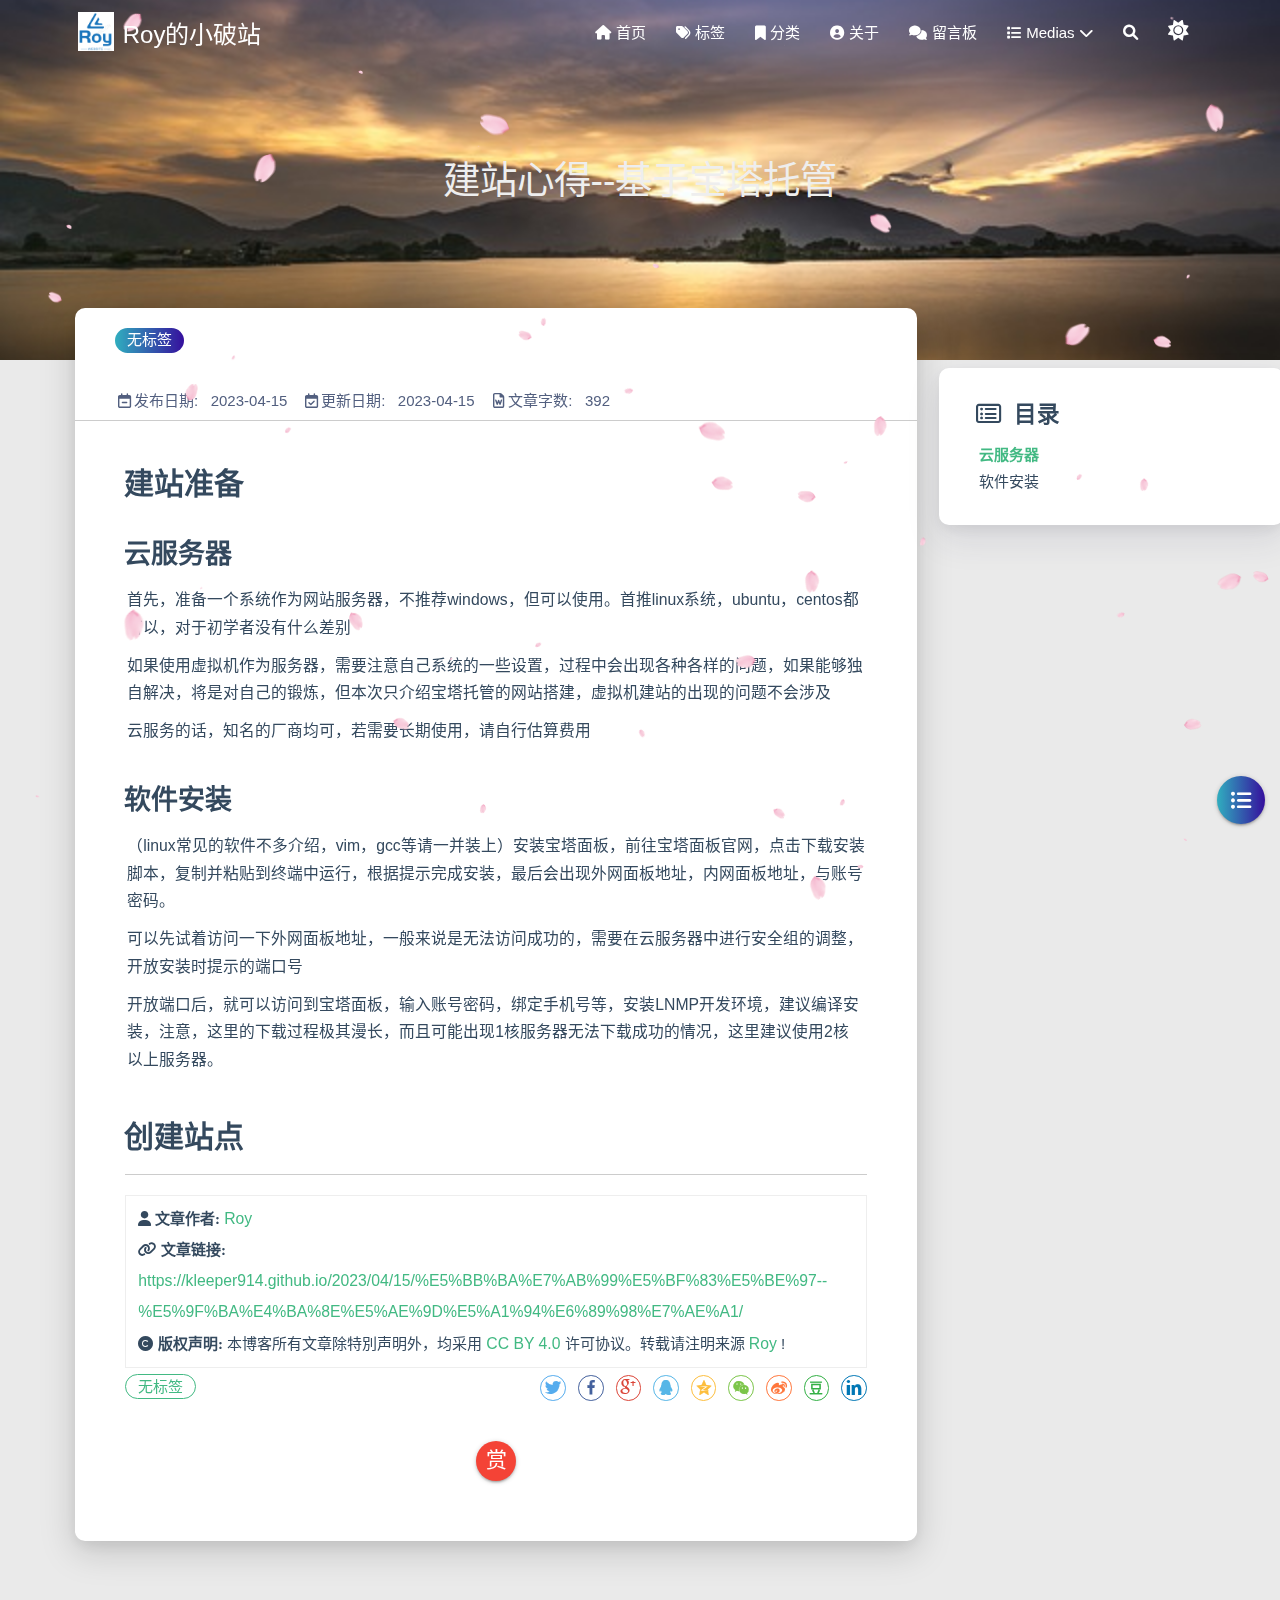
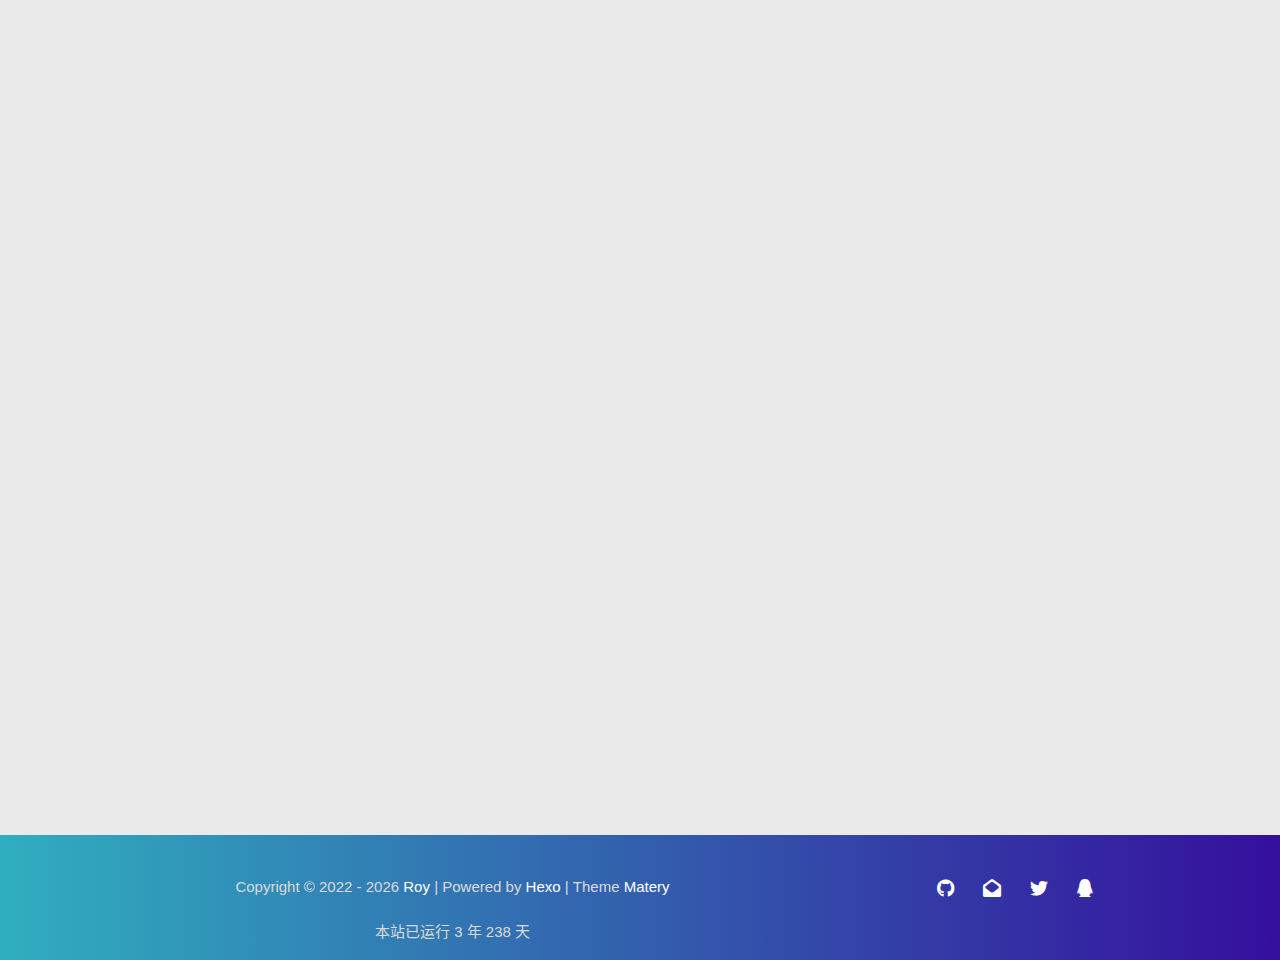
<file: 2023/04/15/建站心得--基于宝塔托管/index.html>
<!DOCTYPE HTML>
<html lang="zh-CN">


<head>
    <meta charset="utf-8">
    <meta name="keywords" content="建站心得--基于宝塔托管, 博客,blog,Roy">
    <meta name="description" content="建站准备云服务器首先，准备一个系统作为网站服务器，不推荐windows，但可以使用。首推linux系统，ubuntu，centos都可以，对于初学者没有什么差别
如果使用虚拟机作为服务器，需要注意自己系统的一些设置，过程中会出现各种各样的问">
    <meta http-equiv="X-UA-Compatible" content="IE=edge">
    <meta name="viewport" content="width=device-width, initial-scale=1.0, user-scalable=no">
    <meta name="renderer" content="webkit|ie-stand|ie-comp">
    <meta name="mobile-web-app-capable" content="yes">
    <meta name="format-detection" content="telephone=no">
    <meta name="apple-mobile-web-app-capable" content="yes">
    <meta name="apple-mobile-web-app-status-bar-style" content="black-translucent">
    <meta name="referrer" content="no-referrer-when-downgrade">
    <!-- Global site tag (gtag.js) - Google Analytics -->


    <title>建站心得--基于宝塔托管 | Roy的小破站</title>
    <link rel="icon" type="image/png" href="/websiteLogo.png">
    
    <style>
        body{
            background-image: url(https://i.pximg.net/img-original/img/2022/12/09/21/30/38/103469931_p1.png);
            background-repeat:no-repeat;
            background-size: 100% 100%;
            background-attachment:fixed;
        }
    </style>



    <!-- bg-cover style     -->



<link rel="stylesheet" type="text/css" href="/libs/awesome/css/all.min.css">
<link rel="stylesheet" type="text/css" href="/libs/materialize/materialize.min.css">
<link rel="stylesheet" type="text/css" href="/libs/aos/aos.css">
<link rel="stylesheet" type="text/css" href="/libs/animate/animate.min.css">
<link rel="stylesheet" type="text/css" href="/libs/lightGallery/css/lightgallery.min.css">
<link rel="stylesheet" type="text/css" href="/css/matery.css">
<link rel="stylesheet" type="text/css" href="/css/my.css">
<link rel="stylesheet" type="text/css" href="/css/dark.css" media="none" onload="if(media!='all')media='all'">




    <link rel="stylesheet" href="/libs/tocbot/tocbot.css">
    <link rel="stylesheet" href="/css/post.css">




    
        <link rel="stylesheet" type="text/css" href="/css/reward.css">
    



    <script src="/libs/jquery/jquery-3.6.0.min.js"></script>

<meta name="generator" content="Hexo 6.3.0">
<style>.github-emoji { position: relative; display: inline-block; width: 1.2em; min-height: 1.2em; overflow: hidden; vertical-align: top; color: transparent; }  .github-emoji > span { position: relative; z-index: 10; }  .github-emoji img, .github-emoji .fancybox { margin: 0 !important; padding: 0 !important; border: none !important; outline: none !important; text-decoration: none !important; user-select: none !important; cursor: auto !important; }  .github-emoji img { height: 1.2em !important; width: 1.2em !important; position: absolute !important; left: 50% !important; top: 50% !important; transform: translate(-50%, -50%) !important; user-select: none !important; cursor: auto !important; } .github-emoji-fallback { color: inherit; } .github-emoji-fallback img { opacity: 0 !important; }</style>
</head>


<body>
    <header class="navbar-fixed">
    <nav id="headNav" class="bg-color nav-transparent">
        <div id="navContainer" class="nav-wrapper container">
            <div class="brand-logo">
                <a href="/" class="waves-effect waves-light">
                    
                    <img src="/medias/logo.png" class="logo-img" alt="LOGO">
                    
                    <span class="logo-span">Roy的小破站</span>
                </a>
            </div>
            

<a href="#" data-target="mobile-nav" class="sidenav-trigger button-collapse"><i class="fas fa-bars"></i></a>
<ul class="right nav-menu">
  
  <li class="hide-on-med-and-down nav-item">
    
    <a href="/" class="waves-effect waves-light">
      
      <i class="fas fa-home" style="zoom: 0.6;"></i>
      
      <span>首页</span>
    </a>
    
  </li>
  
  <li class="hide-on-med-and-down nav-item">
    
    <a href="/tags" class="waves-effect waves-light">
      
      <i class="fas fa-tags" style="zoom: 0.6;"></i>
      
      <span>标签</span>
    </a>
    
  </li>
  
  <li class="hide-on-med-and-down nav-item">
    
    <a href="/categories" class="waves-effect waves-light">
      
      <i class="fas fa-bookmark" style="zoom: 0.6;"></i>
      
      <span>分类</span>
    </a>
    
  </li>
  
  <li class="hide-on-med-and-down nav-item">
    
    <a href="/about" class="waves-effect waves-light">
      
      <i class="fas fa-user-circle" style="zoom: 0.6;"></i>
      
      <span>关于</span>
    </a>
    
  </li>
  
  <li class="hide-on-med-and-down nav-item">
    
    <a href="/contact" class="waves-effect waves-light">
      
      <i class="fas fa-comments" style="zoom: 0.6;"></i>
      
      <span>留言板</span>
    </a>
    
  </li>
  
  <li class="hide-on-med-and-down nav-item">
    
    <a href="" class="waves-effect waves-light">

      
      <i class="fas fa-list" style="zoom: 0.6;"></i>
      
      <span>Medias</span>
      <i class="fas fa-chevron-down" aria-hidden="true" style="zoom: 0.6;"></i>
    </a>
    <ul class="sub-nav menus_item_child ">
      
      <li>
        <a href="/musics">
          
          <i class="fas fa-music" style="margin-top: -20px; zoom: 0.6;"></i>
          
          <span>Musics</span>
        </a>
      </li>
      
      <li>
        <a href="/movies">
          
          <i class="fas fa-film" style="margin-top: -20px; zoom: 0.6;"></i>
          
          <span>Movies</span>
        </a>
      </li>
      
      <li>
        <a href="/books">
          
          <i class="fas fa-book" style="margin-top: -20px; zoom: 0.6;"></i>
          
          <span>Books</span>
        </a>
      </li>
      
      <li>
        <a href="/galleries">
          
          <i class="fas fa-image" style="margin-top: -20px; zoom: 0.6;"></i>
          
          <span>Galleries</span>
        </a>
      </li>
      
    </ul>
    
  </li>
  
  <li>
    <a href="#searchModal" class="modal-trigger waves-effect waves-light">
      <i id="searchIcon" class="fas fa-search" title="搜索" style="zoom: 0.85;"></i>
    </a>
  </li>
  <li>
    <a href="javascript:;" class="waves-effect waves-light" onclick="switchNightMode()" title="深色/浅色模式" >
      <i id="sum-moon-icon" class="fas fa-sun" style="zoom: 0.85;"></i>
    </a>
  </li>
</ul>


<div id="mobile-nav" class="side-nav sidenav">

    <div class="mobile-head bg-color">
        
        <img src="/medias/logo.png" class="logo-img circle responsive-img">
        
        <div class="logo-name">Roy的小破站</div>
        <div class="logo-desc">
            
            blog website of Roy
            
        </div>
    </div>

    <ul class="menu-list mobile-menu-list">
        
        <li class="m-nav-item">
	  
		<a href="/" class="waves-effect waves-light">
			
			    <i class="fa-fw fas fa-home"></i>
			
			首页
		</a>
          
        </li>
        
        <li class="m-nav-item">
	  
		<a href="/tags" class="waves-effect waves-light">
			
			    <i class="fa-fw fas fa-tags"></i>
			
			标签
		</a>
          
        </li>
        
        <li class="m-nav-item">
	  
		<a href="/categories" class="waves-effect waves-light">
			
			    <i class="fa-fw fas fa-bookmark"></i>
			
			分类
		</a>
          
        </li>
        
        <li class="m-nav-item">
	  
		<a href="/about" class="waves-effect waves-light">
			
			    <i class="fa-fw fas fa-user-circle"></i>
			
			关于
		</a>
          
        </li>
        
        <li class="m-nav-item">
	  
		<a href="/contact" class="waves-effect waves-light">
			
			    <i class="fa-fw fas fa-comments"></i>
			
			留言板
		</a>
          
        </li>
        
        <li class="m-nav-item">
	  
		<a href="javascript:;">
			
				<i class="fa-fw fas fa-list"></i>
			
			Medias
			<span class="m-icon"><i class="fas fa-chevron-right"></i></span>
		</a>
            <ul  style="background:  ;" >
              
                <li>

                  <a href="/musics " style="margin-left:75px">
				  
				   <i class="fa fas fa-music" style="position: absolute;left:50px" ></i>
			      
		          <span>Musics</span>
                  </a>
                </li>
              
                <li>

                  <a href="/movies " style="margin-left:75px">
				  
				   <i class="fa fas fa-film" style="position: absolute;left:50px" ></i>
			      
		          <span>Movies</span>
                  </a>
                </li>
              
                <li>

                  <a href="/books " style="margin-left:75px">
				  
				   <i class="fa fas fa-book" style="position: absolute;left:50px" ></i>
			      
		          <span>Books</span>
                  </a>
                </li>
              
                <li>

                  <a href="/galleries " style="margin-left:75px">
				  
				   <i class="fa fas fa-image" style="position: absolute;left:50px" ></i>
			      
		          <span>Galleries</span>
                  </a>
                </li>
              
            </ul>
          
        </li>
        
        
        <li><div class="divider"></div></li>
        <li>
            <a href="https://github.com/kleeper914/kleeper914.github.io" class="waves-effect waves-light" target="_blank">
                <i class="fab fa-github-square fa-fw"></i>Fork Me
            </a>
        </li>
        
    </ul>
</div>


        </div>

        
            <style>
    .nav-transparent .github-corner {
        display: none !important;
    }

    .github-corner {
        position: absolute;
        z-index: 10;
        top: 0;
        right: 0;
        border: 0;
        transform: scale(1.1);
    }

    .github-corner svg {
        color: #0f9d58;
        fill: #fff;
        height: 64px;
        width: 64px;
    }

    .github-corner:hover .octo-arm {
        animation: a 0.56s ease-in-out;
    }

    .github-corner .octo-arm {
        animation: none;
    }

    @keyframes a {
        0%,
        to {
            transform: rotate(0);
        }
        20%,
        60% {
            transform: rotate(-25deg);
        }
        40%,
        80% {
            transform: rotate(10deg);
        }
    }
</style>

<a href="https://github.com/kleeper914/kleeper914.github.io" class="github-corner tooltipped hide-on-med-and-down" target="_blank"
   data-tooltip="Fork Me" data-position="left" data-delay="50">
    <svg viewBox="0 0 250 250" aria-hidden="true">
        <path d="M0,0 L115,115 L130,115 L142,142 L250,250 L250,0 Z"></path>
        <path d="M128.3,109.0 C113.8,99.7 119.0,89.6 119.0,89.6 C122.0,82.7 120.5,78.6 120.5,78.6 C119.2,72.0 123.4,76.3 123.4,76.3 C127.3,80.9 125.5,87.3 125.5,87.3 C122.9,97.6 130.6,101.9 134.4,103.2"
              fill="currentColor" style="transform-origin: 130px 106px;" class="octo-arm"></path>
        <path d="M115.0,115.0 C114.9,115.1 118.7,116.5 119.8,115.4 L133.7,101.6 C136.9,99.2 139.9,98.4 142.2,98.6 C133.8,88.0 127.5,74.4 143.8,58.0 C148.5,53.4 154.0,51.2 159.7,51.0 C160.3,49.4 163.2,43.6 171.4,40.1 C171.4,40.1 176.1,42.5 178.8,56.2 C183.1,58.6 187.2,61.8 190.9,65.4 C194.5,69.0 197.7,73.2 200.1,77.6 C213.8,80.2 216.3,84.9 216.3,84.9 C212.7,93.1 206.9,96.0 205.4,96.6 C205.1,102.4 203.0,107.8 198.3,112.5 C181.9,128.9 168.3,122.5 157.7,114.1 C157.9,116.9 156.7,120.9 152.7,124.9 L141.0,136.5 C139.8,137.7 141.6,141.9 141.8,141.8 Z"
              fill="currentColor" class="octo-body"></path>
    </svg>
</a>
        
    </nav>

</header>

    



<div class="bg-cover pd-header post-cover" style="background-image: url('/medias/featureimages/7.jpg')">
    <div class="container" style="right: 0px;left: 0px;">
        <div class="row">
            <div class="col s12 m12 l12">
                <div class="brand">
                    <h1 class="description center-align post-title">建站心得--基于宝塔托管</h1>
                </div>
            </div>
        </div>
    </div>
</div>




<main class="post-container content">

    
    <div class="row">
    <div id="main-content" class="col s12 m12 l9">
        <!-- 文章内容详情 -->
<div id="artDetail">
    <div class="card">
        <div class="card-content article-info">
            <div class="row tag-cate">
                <div class="col s7">
                    
                          <div class="article-tag">
                            <span class="chip bg-color">无标签</span>
                          </div>
                    
                </div>
                <div class="col s5 right-align">
                    
                </div>
            </div>

            <div class="post-info">
                
                <div class="post-date info-break-policy">
                    <i class="far fa-calendar-minus fa-fw"></i>发布日期:&nbsp;&nbsp;
                    2023-04-15
                </div>
                

                
                <div class="post-date info-break-policy">
                    <i class="far fa-calendar-check fa-fw"></i>更新日期:&nbsp;&nbsp;
                    2023-04-15
                </div>
                

                
                <div class="info-break-policy">
                    <i class="far fa-file-word fa-fw"></i>文章字数:&nbsp;&nbsp;
                    392
                </div>
                

                

                
            </div>
        </div>
        <hr class="clearfix">

        

        

        <div class="card-content article-card-content">
            <div id="articleContent">
                <h1 id="建站准备"><a href="#建站准备" class="headerlink" title="建站准备"></a>建站准备</h1><h2 id="云服务器"><a href="#云服务器" class="headerlink" title="云服务器"></a>云服务器</h2><p>首先，准备一个系统作为网站服务器，不推荐windows，但可以使用。首推linux系统，ubuntu，centos都可以，对于初学者没有什么差别</p>
<p>如果使用虚拟机作为服务器，需要注意自己系统的一些设置，过程中会出现各种各样的问题，如果能够独自解决，将是对自己的锻炼，但本次只介绍宝塔托管的网站搭建，虚拟机建站的出现的问题不会涉及</p>
<p>云服务的话，知名的厂商均可，若需要长期使用，请自行估算费用</p>
<h2 id="软件安装"><a href="#软件安装" class="headerlink" title="软件安装"></a>软件安装</h2><p>（linux常见的软件不多介绍，vim，gcc等请一并装上）安装宝塔面板，前往宝塔面板官网，点击下载安装脚本，复制并粘贴到终端中运行，根据提示完成安装，最后会出现外网面板地址，内网面板地址，与账号密码。</p>
<p>可以先试着访问一下外网面板地址，一般来说是无法访问成功的，需要在云服务器中进行安全组的调整，开放安装时提示的端口号</p>
<p>开放端口后，就可以访问到宝塔面板，输入账号密码，绑定手机号等，安装LNMP开发环境，建议编译安装，注意，这里的下载过程极其漫长，而且可能出现1核服务器无法下载成功的情况，这里建议使用2核以上服务器。</p>
<h1 id="创建站点"><a href="#创建站点" class="headerlink" title="创建站点"></a>创建站点</h1>
                
            </div>
            <hr/>

            

    <div class="reprint" id="reprint-statement">
        
            <div class="reprint__author">
                <span class="reprint-meta" style="font-weight: bold;">
                    <i class="fas fa-user">
                        文章作者:
                    </i>
                </span>
                <span class="reprint-info">
                    <a href="/about" rel="external nofollow noreferrer">Roy</a>
                </span>
            </div>
            <div class="reprint__type">
                <span class="reprint-meta" style="font-weight: bold;">
                    <i class="fas fa-link">
                        文章链接:
                    </i>
                </span>
                <span class="reprint-info">
                    <a href="https://kleeper914.github.io/2023/04/15/%E5%BB%BA%E7%AB%99%E5%BF%83%E5%BE%97--%E5%9F%BA%E4%BA%8E%E5%AE%9D%E5%A1%94%E6%89%98%E7%AE%A1/">https://kleeper914.github.io/2023/04/15/%E5%BB%BA%E7%AB%99%E5%BF%83%E5%BE%97--%E5%9F%BA%E4%BA%8E%E5%AE%9D%E5%A1%94%E6%89%98%E7%AE%A1/</a>
                </span>
            </div>
            <div class="reprint__notice">
                <span class="reprint-meta" style="font-weight: bold;">
                    <i class="fas fa-copyright">
                        版权声明:
                    </i>
                </span>
                <span class="reprint-info">
                    本博客所有文章除特別声明外，均采用
                    <a href="https://creativecommons.org/licenses/by/4.0/deed.zh" rel="external nofollow noreferrer" target="_blank">CC BY 4.0</a>
                    许可协议。转载请注明来源
                    <a href="/about" target="_blank">Roy</a>
                    !
                </span>
            </div>
        
    </div>

    <script async defer>
      document.addEventListener("copy", function (e) {
        let toastHTML = '<span>复制成功，请遵循本文的转载规则</span><button class="btn-flat toast-action" onclick="navToReprintStatement()" style="font-size: smaller">查看</a>';
        M.toast({html: toastHTML})
      });

      function navToReprintStatement() {
        $("html, body").animate({scrollTop: $("#reprint-statement").offset().top - 80}, 800);
      }
    </script>



            <div class="tag_share" style="display: block;">
                <div class="post-meta__tag-list" style="display: inline-block;">
                    
                        <div class="article-tag">
                            <span class="chip bg-color">无标签</span>
                        </div>
                    
                </div>
                <div class="post_share" style="zoom: 80%; width: fit-content; display: inline-block; float: right; margin: -0.15rem 0;">
                    <link rel="stylesheet" type="text/css" href="/libs/share/css/share.min.css">
<div id="article-share">

    
    <div class="social-share" data-sites="twitter,facebook,google,qq,qzone,wechat,weibo,douban,linkedin" data-wechat-qrcode-helper="<p>微信扫一扫即可分享！</p>"></div>
    <script src="/libs/share/js/social-share.min.js"></script>
    

    

</div>

                </div>
            </div>
            
                <div id="reward">
    <a href="#rewardModal" class="reward-link modal-trigger btn-floating btn-medium waves-effect waves-light red">赏</a>

    <!-- Modal Structure -->
    <div id="rewardModal" class="modal">
        <div class="modal-content">
            <a class="close modal-close"><i class="fas fa-times"></i></a>
            <h4 class="reward-title">你的赏识是我前进的动力</h4>
            <div class="reward-content">
                <div class="reward-tabs">
                    <ul class="tabs row">
                        <li class="tab col s6 alipay-tab waves-effect waves-light"><a href="#alipay">支付宝</a></li>
                        <li class="tab col s6 wechat-tab waves-effect waves-light"><a href="#wechat">微 信</a></li>
                    </ul>
                    <div id="alipay">
                        <img src="/medias/reward/alipay.jpg" class="reward-img" alt="支付宝打赏二维码">
                    </div>
                    <div id="wechat">
                        <img src="/medias/reward/wechat.png" class="reward-img" alt="微信打赏二维码">
                    </div>
                </div>
            </div>
        </div>
    </div>
</div>

<script>
    $(function () {
        $('.tabs').tabs();
    });
</script>

            
        </div>
    </div>

    

    

    

    

    
        <style>
    .valine-card {
        margin: 1.5rem auto;
    }

    .valine-card .card-content {
        padding: 20px 20px 5px 20px;
    }

    #vcomments textarea {
        box-sizing: border-box;
        background: url("/medias/comment_bg.png") 100% 100% no-repeat;
    }

    #vcomments p {
        margin: 2px 2px 10px;
        font-size: 1.05rem;
        line-height: 1.78rem;
    }

    #vcomments blockquote p {
        text-indent: 0.2rem;
    }

    #vcomments a {
        padding: 0 2px;
        color: #4cbf30;
        font-weight: 500;
        text-decoration: none;
    }

    #vcomments img {
        max-width: 100%;
        height: auto;
        cursor: pointer;
    }

    #vcomments ol li {
        list-style-type: decimal;
    }

    #vcomments ol,
    ul {
        display: block;
        padding-left: 2em;
        word-spacing: 0.05rem;
    }

    #vcomments ul li,
    ol li {
        display: list-item;
        line-height: 1.8rem;
        font-size: 1rem;
    }

    #vcomments ul li {
        list-style-type: disc;
    }

    #vcomments ul ul li {
        list-style-type: circle;
    }

    #vcomments table, th, td {
        padding: 12px 13px;
        border: 1px solid #dfe2e5;
    }

    #vcomments table, th, td {
        border: 0;
    }

    table tr:nth-child(2n), thead {
        background-color: #fafafa;
    }

    #vcomments table th {
        background-color: #f2f2f2;
        min-width: 80px;
    }

    #vcomments table td {
        min-width: 80px;
    }

    #vcomments h1 {
        font-size: 1.85rem;
        font-weight: bold;
        line-height: 2.2rem;
    }

    #vcomments h2 {
        font-size: 1.65rem;
        font-weight: bold;
        line-height: 1.9rem;
    }

    #vcomments h3 {
        font-size: 1.45rem;
        font-weight: bold;
        line-height: 1.7rem;
    }

    #vcomments h4 {
        font-size: 1.25rem;
        font-weight: bold;
        line-height: 1.5rem;
    }

    #vcomments h5 {
        font-size: 1.1rem;
        font-weight: bold;
        line-height: 1.4rem;
    }

    #vcomments h6 {
        font-size: 1rem;
        line-height: 1.3rem;
    }

    #vcomments p {
        font-size: 1rem;
        line-height: 1.5rem;
    }

    #vcomments hr {
        margin: 12px 0;
        border: 0;
        border-top: 1px solid #ccc;
    }

    #vcomments blockquote {
        margin: 15px 0;
        border-left: 5px solid #42b983;
        padding: 1rem 0.8rem 0.3rem 0.8rem;
        color: #666;
        background-color: rgba(66, 185, 131, .1);
    }

    #vcomments pre {
        font-family: monospace, monospace;
        padding: 1.2em;
        margin: .5em 0;
        background: #272822;
        overflow: auto;
        border-radius: 0.3em;
        tab-size: 4;
    }

    #vcomments code {
        font-family: monospace, monospace;
        padding: 1px 3px;
        font-size: 0.92rem;
        color: #e96900;
        background-color: #f8f8f8;
        border-radius: 2px;
    }

    #vcomments pre code {
        font-family: monospace, monospace;
        padding: 0;
        color: #e8eaf6;
        background-color: #272822;
    }

    #vcomments pre[class*="language-"] {
        padding: 1.2em;
        margin: .5em 0;
    }

    #vcomments code[class*="language-"],
    pre[class*="language-"] {
        color: #e8eaf6;
    }

    #vcomments [type="checkbox"]:not(:checked), [type="checkbox"]:checked {
        position: inherit;
        margin-left: -1.3rem;
        margin-right: 0.4rem;
        margin-top: -1px;
        vertical-align: middle;
        left: unset;
        visibility: visible;
    }

    #vcomments b,
    strong {
        font-weight: bold;
    }

    #vcomments dfn {
        font-style: italic;
    }

    #vcomments small {
        font-size: 85%;
    }

    #vcomments cite {
        font-style: normal;
    }

    #vcomments mark {
        background-color: #fcf8e3;
        padding: .2em;
    }

    #vcomments table, th, td {
        padding: 12px 13px;
        border: 1px solid #dfe2e5;
    }

    table tr:nth-child(2n), thead {
        background-color: #fafafa;
    }

    #vcomments table th {
        background-color: #f2f2f2;
        min-width: 80px;
    }

    #vcomments table td {
        min-width: 80px;
    }

    #vcomments [type="checkbox"]:not(:checked), [type="checkbox"]:checked {
        position: inherit;
        margin-left: -1.3rem;
        margin-right: 0.4rem;
        margin-top: -1px;
        vertical-align: middle;
        left: unset;
        visibility: visible;
    }
</style>

<div class="card valine-card" data-aos="fade-up">
    <div class="comment_headling" style="font-size: 20px; font-weight: 700; position: relative; padding-left: 20px; top: 15px; padding-bottom: 5px;">
        <i class="fas fa-comments fa-fw" aria-hidden="true"></i>
        <span>评论</span>
    </div>
    <div id="vcomments" class="card-content" style="display: grid">
    </div>
</div>

<script src="/libs/valine/av-min.js"></script>
<script src="/libs/valine/Valine.min.js"></script>
<script>
    new Valine({
        el: '#vcomments',
        appId: 'Yx0HLGsBPyAZ5CVfVxcSBod3-gzGzoHsz',
        appKey: 'kFtFxFZGh0TdgIndq48vBMwP',
        serverURLs: '',
        notify: 'false' === 'true',
        verify: 'false' === 'true',
        visitor: 'true' === 'true',
        avatar: 'mm',
        pageSize: '10',
        lang: 'zh-cn',
        placeholder: 'just go go'
    });
</script>

<!--酷Q推送-->


    

    

    

    

    

<article id="prenext-posts" class="prev-next articles">
    <div class="row article-row">
        
        <div class="article col s12 m6" data-aos="fade-up" data-aos="fade-up">
            <div class="article-badge left-badge text-color">
                <i class="far fa-dot-circle"></i>&nbsp;本篇
            </div>
            <div class="card">
                <a href="/2023/04/15/%E5%BB%BA%E7%AB%99%E5%BF%83%E5%BE%97--%E5%9F%BA%E4%BA%8E%E5%AE%9D%E5%A1%94%E6%89%98%E7%AE%A1/">
                    <div class="card-image">
                        
                        
                        <img src="/medias/featureimages/7.jpg" class="responsive-img" alt="建站心得--基于宝塔托管">
                        
                        <span class="card-title">建站心得--基于宝塔托管</span>
                    </div>
                </a>
                <div class="card-content article-content">
                    <div class="summary block-with-text">
                        
                            
                        
                    </div>
                    <div class="publish-info">
                            <span class="publish-date">
                                <i class="far fa-clock fa-fw icon-date"></i>2023-04-15
                            </span>
                        <span class="publish-author">
                            
                            <i class="fas fa-user fa-fw"></i>
                            Roy
                            
                        </span>
                    </div>
                </div>

                
            </div>
        </div>
        
        
        <div class="article col s12 m6" data-aos="fade-up">
            <div class="article-badge right-badge text-color">
                下一篇&nbsp;<i class="fas fa-chevron-right"></i>
            </div>
            <div class="card">
                <a href="/2022/12/05/%E6%B5%AA%E5%84%BF%E8%87%AA%E4%BC%A0/">
                    <div class="card-image">
                        
                        
                        <img src="/medias/featureimages/11.jpg" class="responsive-img" alt="浪儿自传">
                        
                        <span class="card-title">浪儿自传</span>
                    </div>
                </a>
                <div class="card-content article-content">
                    <div class="summary block-with-text">
                        
                            
                        
                    </div>
                    <div class="publish-info">
                            <span class="publish-date">
                                <i class="far fa-clock fa-fw icon-date"></i>2022-12-05
                            </span>
                        <span class="publish-author">
                            
                            <i class="fas fa-user fa-fw"></i>
                            Roy
                            
                        </span>
                    </div>
                </div>
                
            </div>
        </div>
        
    </div>
</article>

</div>


<script>
    $('#articleContent').on('copy', function (e) {
        // IE8 or earlier browser is 'undefined'
        if (typeof window.getSelection === 'undefined') return;

        var selection = window.getSelection();
        // if the selection is short let's not annoy our users.
        if (('' + selection).length < Number.parseInt('120')) {
            return;
        }

        // create a div outside of the visible area and fill it with the selected text.
        var bodyElement = document.getElementsByTagName('body')[0];
        var newdiv = document.createElement('div');
        newdiv.style.position = 'absolute';
        newdiv.style.left = '-99999px';
        bodyElement.appendChild(newdiv);
        newdiv.appendChild(selection.getRangeAt(0).cloneContents());

        // we need a <pre> tag workaround.
        // otherwise the text inside "pre" loses all the line breaks!
        if (selection.getRangeAt(0).commonAncestorContainer.nodeName === 'PRE' || selection.getRangeAt(0).commonAncestorContainer.nodeName === 'CODE') {
            newdiv.innerHTML = "<pre>" + newdiv.innerHTML + "</pre>";
        }

        var url = document.location.href;
        newdiv.innerHTML += '<br />'
            + '来源: Roy的小破站<br />'
            + '文章作者: Roy<br />'
            + '文章链接: <a href="' + url + '">' + url + '</a><br />'
            + '本文章著作权归作者所有，任何形式的转载都请注明出处。';

        selection.selectAllChildren(newdiv);
        window.setTimeout(function () {bodyElement.removeChild(newdiv);}, 200);
    });
</script>


<!-- 代码块功能依赖 -->
<script type="text/javascript" src="/libs/codeBlock/codeBlockFuction.js"></script>



<!-- 代码语言 -->

<script type="text/javascript" src="/libs/codeBlock/codeLang.js"></script>


<!-- 代码块复制 -->

<script type="text/javascript" src="/libs/codeBlock/codeCopy.js"></script>


<!-- 代码块收缩 -->

<script type="text/javascript" src="/libs/codeBlock/codeShrink.js"></script>



    </div>
    <div id="toc-aside" class="expanded col l3 hide-on-med-and-down">
        <div class="toc-widget card" style="background-color: white;">
            <div class="toc-title"><i class="far fa-list-alt"></i>&nbsp;&nbsp;目录</div>
            <div id="toc-content"></div>
        </div>
    </div>
</div>

<!-- TOC 悬浮按钮. -->

<div id="floating-toc-btn" class="hide-on-med-and-down">
    <a class="btn-floating btn-large bg-color">
        <i class="fas fa-list-ul"></i>
    </a>
</div>


<script src="/libs/tocbot/tocbot.min.js"></script>
<script>
    $(function () {
        tocbot.init({
            tocSelector: '#toc-content',
            contentSelector: '#articleContent',
            headingsOffset: -($(window).height() * 0.4 - 45),
            collapseDepth: Number('0'),
            headingSelector: 'h2, h3, h4'
        });

        // Set scroll toc fixed.
        let tocHeight = parseInt($(window).height() * 0.4 - 64);
        let $tocWidget = $('.toc-widget');
        $(window).scroll(function () {
            let scroll = $(window).scrollTop();
            /* add post toc fixed. */
            if (scroll > tocHeight) {
                $tocWidget.addClass('toc-fixed');
            } else {
                $tocWidget.removeClass('toc-fixed');
            }
        });

        
        /* 修复文章卡片 div 的宽度. */
        let fixPostCardWidth = function (srcId, targetId) {
            let srcDiv = $('#' + srcId);
            if (srcDiv.length === 0) {
                return;
            }

            let w = srcDiv.width();
            if (w >= 450) {
                w = w + 21;
            } else if (w >= 350 && w < 450) {
                w = w + 18;
            } else if (w >= 300 && w < 350) {
                w = w + 16;
            } else {
                w = w + 14;
            }
            $('#' + targetId).width(w);
        };

        // 切换TOC目录展开收缩的相关操作.
        const expandedClass = 'expanded';
        let $tocAside = $('#toc-aside');
        let $mainContent = $('#main-content');
        $('#floating-toc-btn .btn-floating').click(function () {
            if ($tocAside.hasClass(expandedClass)) {
                $tocAside.removeClass(expandedClass).hide();
                $mainContent.removeClass('l9');
            } else {
                $tocAside.addClass(expandedClass).show();
                $mainContent.addClass('l9');
            }
            fixPostCardWidth('artDetail', 'prenext-posts');
        });
        
    });
</script>

    

</main>




    <footer class="page-footer bg-color">
    
        <link rel="stylesheet" href="/libs/aplayer/APlayer.min.css">
<style>
    .aplayer .aplayer-lrc p {
        
        font-size: 12px;
        font-weight: 700;
        line-height: 16px !important;
    }

    .aplayer .aplayer-lrc p.aplayer-lrc-current {
        
        font-size: 15px;
        color: #42b983;
    }

    
    .aplayer.aplayer-fixed.aplayer-narrow .aplayer-body {
        left: -66px !important;
    }

    .aplayer.aplayer-fixed.aplayer-narrow .aplayer-body:hover {
        left: 0px !important;
    }

    
</style>
<div class="">
    
    <div class="row">
        <meting-js class="col l8 offset-l2 m10 offset-m1 s12"
                   server="netease"
                   type="song"
                   id="512376195"
                   fixed='true'
                   autoplay='true'
                   theme='#42b983'
                   loop='all'
                   order='random'
                   preload='auto'
                   volume='0.5'
                   list-folded='true'
        >
        </meting-js>
    </div>
</div>

<script src="/libs/aplayer/APlayer.min.js"></script>
<script src="/libs/aplayer/Meting.min.js"></script>

    

    <div class="container row center-align"
         style="margin-bottom: 15px !important;">
        <div class="col s12 m8 l8 copy-right">
            Copyright&nbsp;&copy;
            
                <span id="year">2022-2023</span>
            
            <a href="/about" target="_blank">Roy</a>
            |&nbsp;Powered by&nbsp;<a href="https://hexo.io/" target="_blank">Hexo</a>
            |&nbsp;Theme&nbsp;<a href="https://github.com/blinkfox/hexo-theme-matery" target="_blank">Matery</a>
            <br>
            
            
            
            
            
            <br>

            <!-- 运行天数提醒. -->
            
                <span id="sitetime"> Loading ...</span>
                <script>
                    var calcSiteTime = function () {
                        var seconds = 1000;
                        var minutes = seconds * 60;
                        var hours = minutes * 60;
                        var days = hours * 24;
                        var years = days * 365;
                        var today = new Date();
                        var startYear = "2022";
                        var startMonth = "12";
                        var startDate = "1";
                        var startHour = "2";
                        var startMinute = "20";
                        var startSecond = "2";
                        var todayYear = today.getFullYear();
                        var todayMonth = today.getMonth() + 1;
                        var todayDate = today.getDate();
                        var todayHour = today.getHours();
                        var todayMinute = today.getMinutes();
                        var todaySecond = today.getSeconds();
                        var t1 = Date.UTC(startYear, startMonth, startDate, startHour, startMinute, startSecond);
                        var t2 = Date.UTC(todayYear, todayMonth, todayDate, todayHour, todayMinute, todaySecond);
                        var diff = t2 - t1;
                        var diffYears = Math.floor(diff / years);
                        var diffDays = Math.floor((diff / days) - diffYears * 365);

                        // 区分是否有年份.
                        var language = 'zh-CN';
                        if (startYear === String(todayYear)) {
                            document.getElementById("year").innerHTML = todayYear;
                            var daysTip = 'This site has been running for ' + diffDays + ' days';
                            if (language === 'zh-CN') {
                                daysTip = '本站已运行 ' + diffDays + ' 天';
                            } else if (language === 'zh-HK') {
                                daysTip = '本站已運行 ' + diffDays + ' 天';
                            }
                            document.getElementById("sitetime").innerHTML = daysTip;
                        } else {
                            document.getElementById("year").innerHTML = startYear + " - " + todayYear;
                            var yearsAndDaysTip = 'This site has been running for ' + diffYears + ' years and '
                                + diffDays + ' days';
                            if (language === 'zh-CN') {
                                yearsAndDaysTip = '本站已运行 ' + diffYears + ' 年 ' + diffDays + ' 天';
                            } else if (language === 'zh-HK') {
                                yearsAndDaysTip = '本站已運行 ' + diffYears + ' 年 ' + diffDays + ' 天';
                            }
                            document.getElementById("sitetime").innerHTML = yearsAndDaysTip;
                        }
                    }

                    calcSiteTime();
                </script>
            
            <br>
            
        </div>
        <div class="col s12 m4 l4 social-link ">
    <a href="https://github.com/kleeper914" class="tooltipped" target="_blank" data-tooltip="访问我的GitHub" data-position="top" data-delay="50">
        <i class="fab fa-github"></i>
    </a>



    <a href="mailto:kleeperroy@gmail.com" class="tooltipped" target="_blank" data-tooltip="邮件联系我" data-position="top" data-delay="50">
        <i class="fas fa-envelope-open"></i>
    </a>





    <a href="https://twitter.com/KleeperRoy" class="tooltipped" target="_blank" data-tooltip="关注我的Twitter: https://twitter.com/KleeperRoy" data-position="top" data-delay="50">
        <i class="fab fa-twitter"></i>
    </a>



    <a href="tencent://AddContact/?fromId=50&fromSubId=1&subcmd=all&uin=845512161" class="tooltipped" target="_blank" data-tooltip="QQ联系我: 845512161" data-position="top" data-delay="50">
        <i class="fab fa-qq"></i>
    </a>







</div>
    </div>
</footer>

<div class="progress-bar"></div>


    <!-- 搜索遮罩框 -->
<div id="searchModal" class="modal">
    <div class="modal-content">
        <div class="search-header">
            <span class="title"><i class="fas fa-search"></i>&nbsp;&nbsp;搜索</span>
            <input type="search" id="searchInput" name="s" placeholder="请输入搜索的关键字"
                   class="search-input">
        </div>
        <div id="searchResult"></div>
    </div>
</div>

<script type="text/javascript">
$(function () {
    var searchFunc = function (path, search_id, content_id) {
        'use strict';
        $.ajax({
            url: path,
            dataType: "xml",
            success: function (xmlResponse) {
                // get the contents from search data
                var datas = $("entry", xmlResponse).map(function () {
                    return {
                        title: $("title", this).text(),
                        content: $("content", this).text(),
                        url: $("url", this).text()
                    };
                }).get();
                var $input = document.getElementById(search_id);
                var $resultContent = document.getElementById(content_id);
                $input.addEventListener('input', function () {
                    var str = '<ul class=\"search-result-list\">';
                    var keywords = this.value.trim().toLowerCase().split(/[\s\-]+/);
                    $resultContent.innerHTML = "";
                    if (this.value.trim().length <= 0) {
                        return;
                    }
                    // perform local searching
                    datas.forEach(function (data) {
                        var isMatch = true;
                        var data_title = data.title.trim().toLowerCase();
                        var data_content = data.content.trim().replace(/<[^>]+>/g, "").toLowerCase();
                        var data_url = data.url;
                        data_url = data_url.indexOf('/') === 0 ? data.url : '/' + data_url;
                        var index_title = -1;
                        var index_content = -1;
                        var first_occur = -1;
                        // only match artiles with not empty titles and contents
                        if (data_title !== '' && data_content !== '') {
                            keywords.forEach(function (keyword, i) {
                                index_title = data_title.indexOf(keyword);
                                index_content = data_content.indexOf(keyword);
                                if (index_title < 0 && index_content < 0) {
                                    isMatch = false;
                                } else {
                                    if (index_content < 0) {
                                        index_content = 0;
                                    }
                                    if (i === 0) {
                                        first_occur = index_content;
                                    }
                                }
                            });
                        }
                        // show search results
                        if (isMatch) {
                            str += "<li><a href='" + data_url + "' class='search-result-title'>" + data_title + "</a>";
                            var content = data.content.trim().replace(/<[^>]+>/g, "");
                            if (first_occur >= 0) {
                                // cut out 100 characters
                                var start = first_occur - 20;
                                var end = first_occur + 80;
                                if (start < 0) {
                                    start = 0;
                                }
                                if (start === 0) {
                                    end = 100;
                                }
                                if (end > content.length) {
                                    end = content.length;
                                }
                                var match_content = content.substr(start, end);
                                // highlight all keywords
                                keywords.forEach(function (keyword) {
                                    var regS = new RegExp(keyword, "gi");
                                    match_content = match_content.replace(regS, "<em class=\"search-keyword\">" + keyword + "</em>");
                                });

                                str += "<p class=\"search-result\">" + match_content + "...</p>"
                            }
                            str += "</li>";
                        }
                    });
                    str += "</ul>";
                    $resultContent.innerHTML = str;
                });
            }
        });
    };

    searchFunc('/search.xml', 'searchInput', 'searchResult');
});
</script>

    <!-- 白天和黑夜主题 -->
<div class="stars-con">
    <div id="stars"></div>
    <div id="stars2"></div>
    <div id="stars3"></div>  
</div>

<script>
    function switchNightMode() {
        $('<div class="Cuteen_DarkSky"><div class="Cuteen_DarkPlanet"></div></div>').appendTo($('body')),
        setTimeout(function () {
            $('body').hasClass('DarkMode') 
            ? ($('body').removeClass('DarkMode'), localStorage.setItem('isDark', '0'), $('#sum-moon-icon').removeClass("fa-sun").addClass('fa-moon')) 
            : ($('body').addClass('DarkMode'), localStorage.setItem('isDark', '1'), $('#sum-moon-icon').addClass("fa-sun").removeClass('fa-moon')),
            
            setTimeout(function () {
            $('.Cuteen_DarkSky').fadeOut(1e3, function () {
                $(this).remove()
            })
            }, 2e3)
        })
    }
</script>

    <!-- 回到顶部按钮 -->
<div id="backTop" class="top-scroll">
    <a class="btn-floating btn-large waves-effect waves-light" href="#!">
        <i class="fas fa-arrow-up"></i>
    </a>
</div>


    <script src="/libs/materialize/materialize.min.js"></script>
    <script src="/libs/masonry/masonry.pkgd.min.js"></script>
    <script src="/libs/aos/aos.js"></script>
    <script src="/libs/scrollprogress/scrollProgress.min.js"></script>
    <script src="/libs/lightGallery/js/lightgallery-all.min.js"></script>
    <script src="/js/matery.js"></script>

    

    
        
        <script type="text/javascript">
            // 只在桌面版网页启用特效
            var windowWidth = $(window).width();
            if (windowWidth > 768) {
                document.write('<script type="text/javascript" src="/libs/others/sakura.js"><\/script>');
            }
        </script>
    

    <!-- 雪花特效 -->
    

    <!-- 鼠标星星特效 -->
    

     
        <script src="https://ssl.captcha.qq.com/TCaptcha.js"></script>
        <script src="/libs/others/TencentCaptcha.js"></script>
        <button id="TencentCaptcha" data-appid="xxxxxxxxxx" data-cbfn="callback" type="button" hidden></button>
    

    <!-- Baidu Analytics -->

    <!-- Baidu Push -->

<script>
    (function () {
        var bp = document.createElement('script');
        var curProtocol = window.location.protocol.split(':')[0];
        if (curProtocol === 'https') {
            bp.src = 'https://zz.bdstatic.com/linksubmit/push.js';
        } else {
            bp.src = 'http://push.zhanzhang.baidu.com/push.js';
        }
        var s = document.getElementsByTagName("script")[0];
        s.parentNode.insertBefore(bp, s);
    })();
</script>

    
    <script src="/libs/others/clicklove.js" async="async"></script>
    
    

    

    

    <!--腾讯兔小巢-->
    
    

    

    

    
    <script src="/libs/instantpage/instantpage.js" type="module"></script>
    

</body>

</html>
</file>
<file: css/indexcover.css>
.carousel-control {
    width: 45px;
    height: 45px;
    line-height: 55px;
    border-radius: 45px;
    background: transparent;
    cursor: pointer;
    z-index: 100;
}

#prev-cover {
    position: absolute;
    top: 48%;
    left: 8px;
}

#next-cover {
    position: absolute;
    top: 48%;
    right: 8px;;
}

#prev-cover i {
    margin-right: 3px;
}

#next-cover i {
    margin-left: 3px;
}

.carousel-control:hover {
    background-color: rgba(0, 0, 0, .4);
}

.carousel-control i {
    color: #fff;
    font-size: 2.4rem;
}
</file>
<file: css/matery.css>
/*全局基础样式*/
/*小屏幕下(手机类)的样式*/
@media only screen and (max-width: 601px) {
  .container {
    width: 95%;
  }
}

/*中等屏幕下(平板类)的样式*/
@media only screen and (min-width: 600px) and (max-width: 992px) {
  .container {
    width: 90%;
  }
}

/*大屏幕下(桌面类)的样式*/
@media only screen and (min-width: 993px) {
  .container {
    width: 90%;
    max-width: 1125px;
  }

  .head-container {
    position: absolute;
    padding: 0 30px;
    width: 100%;
  }

  .post-container {
    width: 90%;
    margin: 0 auto;
    max-width: 1250px;
  }
}

body {
  background-color: #eaeaea;
  background-image: url("https://images3.alphacoders.com/715/715682.png");
  background-attachment: fixed;
  background-size: cover;
  margin: 0;
  color: #34495e;
  overflow-x: hidden;
  overflow-y: auto;
}

h1 {
  margin: 48px 0 22px -5px;
  font-size: 2rem;
  font-weight: bold;
  line-height: 2rem;
}

h2 {
  margin: 42px 0 18px -5px;
  font-size: 1.8rem;
  font-weight: bold;
  line-height: 1.8rem;
}

h3 {
  margin: 38px 0 15px -4px;
  font-size: 1.6rem;
  font-weight: bold;
  line-height: 1.7rem;
}

h4 {
  margin: 32px 0 12px -4px;
  font-size: 1.45rem;
  font-weight: bold;
  line-height: 1.45rem;
}

h5 {
  margin: 28px 0 8px -4px;
  font-size: 1.2rem;
  font-weight: bold;
  line-height: 1.2rem;
}

h6 {
  margin: 22px 0 4px -4px;
  font-size: 1.1rem;
  line-height: 1.1rem;
}

p {
  font-size: 1rem;
  line-height: 1.5rem;
}

hr {
  margin: 20px 0;
  border: 0;
  border-top: 1px solid #ccc;
}

blockquote {
  border-left: 5px solid #42b983;
  padding: 1rem 0.8rem 0.2rem 0.8rem;
  color: #666;
  background-color: rgba(66, 185, 131, 0.1);
}

pre {
  padding: 2rem 1rem 1rem 3rem !important;
  border-radius: 0.35rem;
  tab-size: 4;
}

.code-area::after {
  content: " ";
  position: absolute;
  border-radius: 50%;
  background: #ff5f56;
  width: 12px;
  height: 12px;
  top: 0;
  left: 12px;
  margin-top: 12px;
  -webkit-box-shadow: 20px 0 #ffbd2e, 40px 0 #27c93f;
  box-shadow: 20px 0 #ffbd2e, 40px 0 #27c93f;
}

code {
  padding: 1px 5px;
  top: 13px !important;
  font-family: Inconsolata, Monaco, Consolas, "Courier New", Courier, monospace;
  font-size: 0.91rem;
  color: #e96900;
  background-color: #f8f8f8;
  border-radius: 2px;
}

.code_copy {
  position: absolute;
  top: 0.7rem;
  right: 25px;
  z-index: 1;
  filter: invert(50%);
  cursor: pointer;
}

.codecopy_notice {
  position: absolute;
  top: 0.7rem;
  right: 6px;
  z-index: 1;
  filter: invert(50%);
  opacity: 0;
}

.code_lang {
  position: absolute;
  top: 1.2rem;
  right: 46px;
  line-height: 0;
  font-weight: bold;
  font-family: Consolas, Monaco, "Andale Mono", "Ubuntu Mono", monospace;
  z-index: 1;
  filter: invert(50%);
  cursor: pointer;
}

.code-expand {
  position: absolute;
  top: 4px;
  right: 0;
  filter: invert(50%);
  padding: 7px;
  z-index: 999 !important;
  cursor: pointer;
  transition: all 0.3s;
  transform: rotate(0deg);
}

.code-closed .code-expand {
  transform: rotate(-180deg) !important;
  transition: all 0.3s;
}

.code-closed pre::before {
  height: 0;
}

pre code {
  padding: 0;
  color: #e8eaf6;
  background-color: #272822;
}

/* 键盘 kbd 标签样式 */
kbd {
  margin: 0 3px;
  padding: 3px 5px;
  border-radius: 3px;
  border: 1px solid #b4b4b4;
  box-shadow: 0 1px 3px rgba(0, 0, 0, 0.25),
    0 2px 1px 0 rgba(255, 255, 255, 0.6) inset;
  font-family: Consolas, Monaco, "Andale Mono", "Ubuntu Mono", monospace;
  font-size: 0.9rem;
  font-weight: 600;
  background-color: #f8f8f8;
  color: #34495e;
  line-height: 1.8rem;
  white-space: nowrap;
}

b,
strong {
  font-weight: bold;
}

dfn {
  font-style: italic;
}

small {
  font-size: 85%;
}

cite {
  font-style: normal;
}

mark {
  background-color: #fcf8e3;
  padding: 0.2em;
}

.card {
  border-radius: 10px;
  box-shadow: 0 15px 35px rgba(50, 50, 93, 0.1), 0 5px 15px rgba(0, 0, 0, 0.07) !important;
}

.card .card-image img {
  border-radius: 8px 8px 0 0;
  /* 修改文章列表图片填充样式为 cover 以覆盖整个区域而不会被缩放 */
  object-fit: cover;
}

.container .row {
  margin-bottom: 0;
}

.bg-color {
  background-image: linear-gradient(to right, #30aebf 0%, #350f9d 100%);
}

.text-color {
  color: #0f9d58 !important;
}

.white-color {
  color: #fff;
}

.progress-bar {
  height: 4px;
  position: fixed;
  bottom: 0;
  z-index: 300;
  background: linear-gradient(to right, #4cbf30 0%, #0f9d58 100%);
  opacity: 0.8;
}

.sidenav-overlay {
  z-index: 500;
}

.pd-header {
  margin-top: -64px;
}

header .side-nav {
  width: 240px;
  z-index: 999;
  box-shadow: 0 2px 5px 0 rgba(0, 0, 0, 0.16), 0 7px 10px 0 rgba(0, 0, 0, 0.12);
}

nav {
  box-shadow: 0 2px 5px 0 rgba(0, 0, 0, 0.16), 0 7px 10px 0 rgba(0, 0, 0, 0.12);
}

header .nav-transparent {
  background-color: transparent !important;
  background-image: none;
  box-shadow: none;
}

header nav .brand-span {
  font-size: 1.45rem;
}

header .brand-logo .logo-img {
  height: 45px;
  vertical-align: middle;
  padding-bottom: 6px;
}

header .brand-logo .logo-span {
  font-size: 1.6rem;
}

/*修改顶部 logo 的文字垂直对齐为 top，避免默认 middle 看起来偏下*/
header .brand-logo .waves-effect {
  vertical-align: top;
}

header .button-collapse i {
  font-size: 1.5rem;
}

header .side-nav .mobile-head {
  padding: 0 15px;
}

header .side-nav .mobile-head img {
  margin-top: 30px;
  width: 75px;
  height: 75px;
}

header .side-nav .mobile-head .logo-name {
  margin-top: -30px;
  padding-left: 10px;
  font-size: 1.5rem;
}

header .side-nav .mobile-head .logo-desc {
  margin-top: -10px;
  padding-left: 10px;
  padding-bottom: 10px;
  font-size: 0.8rem;
  line-height: 1.3rem;
  color: #e3e3e3;
}

header .side-nav .menu-list li {
  padding: 0;
  margin-left: -15px;
}

header .side-nav .menu-list a {
  height: 50px;
  line-height: 50px;
  color: #34495e !important;
}

.mobile-menu-list a i {
  margin-left: 8px !important;
  font-size: 1.16rem;
  color: #34495e !important;
}

header .side-nav .fa-fw {
  width: 3.3rem;
  text-align: left;
}

header .side-nav .social-link {
  position: absolute;
  bottom: 45px;
  padding-left: 15px;
}

.social-link a {
  font-size: 1.2rem;
  display: inline;
  padding: 0 12px;
}

.cover-btns {
  position: relative;
  top: 10vh;
  text-align: center;
}

.cover-btns a {
  margin: 10px 15px;
  padding: 0 35px;
  height: 45px;
  line-height: 45px;
  font-size: 1rem;
  color: #fff;
  border: 1px solid #fff;
  background-color: transparent;
  border-radius: 30px;
  box-shadow: none;
}

.cover-btns a:hover {
  border: 1px solid #f44336;
  background-color: #f44336;
  box-shadow: 0 14px 26px -12px rgba(233, 30, 99, 0.42),
    0 4px 23px 0 rgba(0, 0, 0, 0.12), 0 8px 10px -5px rgba(233, 30, 99, 0.2);
}

.cover-btns a i {
  font-size: 1.1rem;
  padding-right: 5px;
}

.scroll-down {
  background: #333;
  margin: 100px auto;
  -webkit-animation: scroll-down 1.5s infinite;
  -moz-animation: scroll-down 1.5s infinite;
  -o-animation: scroll-down 1.5s infinite;
  animation: scroll-down 1.5s infinite;
}

@-moz-keyframes scroll-down {
  0% {
    opacity: 0.4;
    -ms-filter: "progid:DXImageTransform.Microsoft.Alpha(Opacity=40)";
    filter: alpha(opacity=40);
    top: 0;
  }

  50% {
    opacity: 1;
    -ms-filter: none;
    filter: none;
    top: -16px;
  }

  100% {
    opacity: 0.4;
    -ms-filter: "progid:DXImageTransform.Microsoft.Alpha(Opacity=40)";
    filter: alpha(opacity=40);
    top: 0;
  }
}

@-webkit-keyframes scroll-down {
  0% {
    opacity: 0.4;
    -ms-filter: "progid:DXImageTransform.Microsoft.Alpha(Opacity=40)";
    filter: alpha(opacity=40);
    top: 0;
  }

  50% {
    opacity: 1;
    -ms-filter: none;
    filter: none;
    top: -16px;
  }

  100% {
    opacity: 0.4;
    -ms-filter: "progid:DXImageTransform.Microsoft.Alpha(Opacity=40)";
    filter: alpha(opacity=40);
    top: 0;
  }
}

@-o-keyframes scroll-down {
  0% {
    opacity: 0.4;
    -ms-filter: "progid:DXImageTransform.Microsoft.Alpha(Opacity=40)";
    filter: alpha(opacity=40);
    top: 0;
  }

  50% {
    opacity: 1;
    -ms-filter: none;
    filter: none;
    top: -16px;
  }

  100% {
    opacity: 0.4;
    -ms-filter: "progid:DXImageTransform.Microsoft.Alpha(Opacity=40)";
    filter: alpha(opacity=40);
    top: 0;
  }
}

@keyframes scroll-down {
  0% {
    opacity: 0.4;
    -ms-filter: "progid:DXImageTransform.Microsoft.Alpha(Opacity=40)";
    filter: alpha(opacity=40);
    top: 0;
  }

  50% {
    opacity: 1;
    -ms-filter: none;
    filter: none;
    top: -16px;
  }

  100% {
    opacity: 0.4;
    -ms-filter: "progid:DXImageTransform.Microsoft.Alpha(Opacity=40)";
    filter: alpha(opacity=40);
    top: 0;
  }
}

.cover-social-link {
  position: relative;
  top: 23vh;
  width: 100%;
  text-align: center;
}

.cover-social-link a {
  padding: 0 15px;
  font-size: 1.35rem;
  color: #fff;
}

header .go-back {
  float: left;
  position: relative;
  padding-left: 5px;
  padding-right: 5px;
  z-index: 1;
  height: 56px;
}

header .go-back i {
  font-size: 1.6rem;
  font-weight: 200;
  line-height: 56px;
}

/* 背景图效果. */
.bg-cover {
  position: relative;
  display: flex;
  align-items: center;
  height: 60vh;
  padding: 0;
  border: 0;
  overflow: hidden;
  background-position: center center;
  background-size: cover;
  transform: translate3d(0px, 0px, 0px);
}

.index-cover {
  height: 100vh;
}

.post-cover {
  height: 40vh !important;
}

.bg-cover:after {
  -webkit-animation: rainbow 60s infinite;
  animation: rainbow 60s infinite;
}

.bg-cover:before,
.bg-cover:after {
  position: absolute;
  z-index: 1;
  width: 100%;
  height: 100%;
  display: block;
  left: 0;
  top: 0;
  /* content: ""; */
}

.bg-cover .container {
  position: relative;
  color: #fff;
  z-index: 2;
}

.bg-cover .title {
  font-size: 4rem;
  line-height: 1.2em;
  margin-bottom: 20px;
  position: relative;
}

.bg-cover .description {
  font-weight: 300;
  font-size: 1.25rem;
  line-height: 1.4em;
  color: #eee;
}

.bg-cover .post-title {
  margin: 0 auto;
  font-size: 2.5rem;
  font-weight: 400;
}

@-webkit-keyframes rainbow {
  0%,
  100% {
    background: rgba(156, 39, 176, 0.75);
    background: linear-gradient(
      45deg,
      rgba(156, 39, 176, 0.75) 0%,
      rgba(156, 39, 176, 0.65) 100%
    );
    background: -moz-linear-gradient(
      135deg,
      rgba(156, 39, 176, 0.75) 0%,
      rgba(156, 39, 176, 0.65) 100%
    );
    background: -webkit-linear-gradient(
      135deg,
      rgba(156, 39, 176, 0.75) 0%,
      rgba(156, 39, 176, 0.65) 100%
    );
  }

  16% {
    background: rgba(132, 13, 121, 0.75);
    background: linear-gradient(
      45deg,
      rgba(132, 13, 121, 0.75) 0%,
      rgba(132, 13, 121, 0.65) 100%
    );
    background: -moz-linear-gradient(
      135deg,
      rgba(132, 13, 121, 0.75) 0%,
      rgba(132, 13, 121, 0.65) 100%
    );
    background: -webkit-linear-gradient(
      135deg,
      rgba(132, 13, 121, 0.75) 0%,
      rgba(132, 13, 121, 0.65) 100%
    );
  }

  32% {
    background: rgba(239, 83, 80, 0.75);
    background: linear-gradient(
      45deg,
      rgba(239, 83, 80, 0.75) 0%,
      rgba(239, 83, 80, 0.65) 100%
    );
    background: -moz-linear-gradient(
      135deg,
      rgba(239, 83, 80, 0.75) 0%,
      rgba(239, 83, 80, 0.65) 100%
    );
    background: -webkit-linear-gradient(
      135deg,
      rgba(239, 83, 80, 0.75) 0%,
      rgba(239, 83, 80, 0.65) 100%
    );
  }

  48% {
    background: rgba(255, 87, 34, 0.75);
    background: linear-gradient(
      45deg,
      rgba(255, 87, 34, 0.75) 0%,
      rgba(255, 87, 34, 0.65) 100%
    );
    background: -moz-linear-gradient(
      135deg,
      rgba(255, 87, 34, 0.75) 0%,
      rgba(255, 87, 34, 0.65) 100%
    );
    background: -webkit-linear-gradient(
      135deg,
      rgba(255, 87, 34, 0.75) 0%,
      rgba(255, 87, 34, 0.65) 100%
    );
  }

  64% {
    background: rgba(255, 160, 0, 0.75);
    background: linear-gradient(
      45deg,
      rgba(255, 160, 0, 0.75) 0%,
      rgba(255, 160, 0, 0.65) 100%
    );
    background: -moz-linear-gradient(
      135deg,
      rgba(255, 160, 0, 0.75) 0%,
      rgba(255, 112, 66, 0.65) 100%
    );
    background: -webkit-linear-gradient(
      135deg,
      rgba(255, 160, 0, 0.75) 0%,
      rgba(255, 160, 0, 0.65) 100%
    );
  }

  80% {
    background: rgba(233, 30, 99, 0.75);
    background: linear-gradient(
      45deg,
      rgba(233, 30, 99, 0.75) 0%,
      rgba(233, 30, 99, 0.65) 100%
    );
    background: -moz-linear-gradient(
      135deg,
      rgba(233, 30, 99, 0.75) 0%,
      rgba(233, 30, 99, 0.65) 100%
    );
    background: -webkit-linear-gradient(
      135deg,
      rgba(2233, 30, 99, 0.75) 0%,
      rgba(233, 30, 99, 0.65) 100%
    );
  }
}

@keyframes rainbow {
  0%,
  100% {
    background: rgba(156, 39, 176, 0.75);
    background: linear-gradient(
      45deg,
      rgba(156, 39, 176, 0.75) 0%,
      rgba(156, 39, 176, 0.65) 100%
    );
    background: -moz-linear-gradient(
      135deg,
      rgba(156, 39, 176, 0.75) 0%,
      rgba(156, 39, 176, 0.65) 100%
    );
    background: -webkit-linear-gradient(
      135deg,
      rgba(156, 39, 176, 0.75) 0%,
      rgba(156, 39, 176, 0.65) 100%
    );
  }

  16% {
    background: rgba(132, 13, 121, 0.75);
    background: linear-gradient(
      45deg,
      rgba(132, 13, 121, 0.75) 0%,
      rgba(132, 13, 121, 0.65) 100%
    );
    background: -moz-linear-gradient(
      135deg,
      rgba(132, 13, 121, 0.75) 0%,
      rgba(132, 13, 121, 0.65) 100%
    );
    background: -webkit-linear-gradient(
      135deg,
      rgba(132, 13, 121, 0.75) 0%,
      rgba(132, 13, 121, 0.65) 100%
    );
  }

  32% {
    background: rgba(239, 83, 80, 0.75);
    background: linear-gradient(
      45deg,
      rgba(239, 83, 80, 0.75) 0%,
      rgba(239, 83, 80, 0.65) 100%
    );
    background: -moz-linear-gradient(
      135deg,
      rgba(239, 83, 80, 0.75) 0%,
      rgba(239, 83, 80, 0.65) 100%
    );
    background: -webkit-linear-gradient(
      135deg,
      rgba(239, 83, 80, 0.75) 0%,
      rgba(239, 83, 80, 0.65) 100%
    );
  }

  48% {
    background: rgba(255, 87, 34, 0.75);
    background: linear-gradient(
      45deg,
      rgba(255, 87, 34, 0.75) 0%,
      rgba(255, 87, 34, 0.65) 100%
    );
    background: -moz-linear-gradient(
      135deg,
      rgba(255, 87, 34, 0.75) 0%,
      rgba(255, 87, 34, 0.65) 100%
    );
    background: -webkit-linear-gradient(
      135deg,
      rgba(255, 87, 34, 0.75) 0%,
      rgba(255, 87, 34, 0.65) 100%
    );
  }

  64% {
    background: rgba(255, 160, 0, 0.75);
    background: linear-gradient(
      45deg,
      rgba(255, 160, 0, 0.75) 0%,
      rgba(255, 160, 0, 0.65) 100%
    );
    background: -moz-linear-gradient(
      135deg,
      rgba(255, 160, 0, 0.75) 0%,
      rgba(255, 112, 66, 0.65) 100%
    );
    background: -webkit-linear-gradient(
      135deg,
      rgba(255, 160, 0, 0.75) 0%,
      rgba(255, 160, 0, 0.65) 100%
    );
  }

  80% {
    background: rgba(233, 30, 99, 0.75);
    background: linear-gradient(
      45deg,
      rgba(233, 30, 99, 0.75) 0%,
      rgba(233, 30, 99, 0.65) 100%
    );
    background: -moz-linear-gradient(
      135deg,
      rgba(233, 30, 99, 0.75) 0%,
      rgba(233, 30, 99, 0.65) 100%
    );
    background: -webkit-linear-gradient(
      135deg,
      rgba(2233, 30, 99, 0.75) 0%,
      rgba(233, 30, 99, 0.65) 100%
    );
  }
}

.index-card {
  margin-top: -10px;
  padding-top: 20px;
}

.carousel-post .title {
  font-size: 2.6rem;
}

.dream {
  margin-top: 20px;
  margin-bottom: 40px;
}

.dream .title,
.music-player .title,
.video-player .title {
  margin-bottom: 20px;
  font-size: 2rem;
  font-weight: 700;
}

.dream .text {
  opacity: 0.6;
  font-size: 1.1rem;
}

.music-player,
.video-player {
  margin-top: 10px;
  margin-bottom: 50px;
}

.music,
.dplayer-video {
  box-shadow: 0 5px 20px 0 rgba(0, 0, 0, 0.2),
    0 10px 20px -12px rgba(0, 0, 0, 0.5) !important;
}

#recommend-sections {
  margin-top: -30px;
  padding-top: 30px;
}

.index-card .card .card-content {
  padding: 20px 40px;
}

@media only screen and (min-width: 1418px) {
  .recommend {
    margin-top: 20px;
    padding: 0 0.75rem;
  }
}

@media only screen and (max-width: 601px) {
  .index-card .card .card-content {
    padding: 10px 10px;
  }
}

/*中等屏幕下(平板类)的样式*/
@media only screen and (min-width: 600px) and (max-width: 992px) {
  .index-card .card .card-content {
    padding: 20px 20px;
  }
}

.recommend .row .col {
  padding: 0 1.25rem;
}

.recommend .title {
  margin-top: 25px;
  margin-bottom: 25px;
  text-align: center;
  font-size: 1.8rem;
  font-weight: 700;
  line-height: 1.8rem;
}

.recommend .post-card:before {
  position: absolute;
  z-index: 0;
  width: 100%;
  height: 100%;
  display: block;
  left: 0;
  top: 0;
  content: "";
  background-color: rgba(0, 0, 0, 0.3);
  border-radius: 10px;
}

.recommend .post-card {
  position: relative;
  width: 100%;
  height: 300px;
  max-height: 300px;
  margin-bottom: 15px;
  margin-top: 15px;
  text-align: center;
  border: 0;
  border-radius: 10px;
  color: rgba(0, 0, 0, 0.87);
  background: #fff 50%;
  background-size: cover;
  box-shadow: 0 15px 35px rgba(50, 50, 93, 0.1), 0 5px 15px rgba(0, 0, 0, 0.07);
}

.recommend .post-card .post-body {
  position: relative;
  margin: 0 auto;
  padding: 1.8rem 1.25rem;
  z-index: 2;
}

.recommend .post-card .post-categories {
  margin: 10px auto;
}

.recommend .post-card .post-categories .category {
  padding: 0 8px;
  color: hsla(0, 0%, 100%, 0.7) !important;
  font-size: 0.75rem;
  font-weight: 500;
}

.recommend .post-card a {
  color: #fff;
}

.recommend .post-card .post-title {
  height: 48px;
  margin-top: 10px;
  margin-bottom: 5px;
}

.recommend .post-card .post-description {
  margin: 20px auto;
  max-width: 500px;
  height: 65px;
  max-height: 65px;
  font-size: 14px;
  color: hsla(0, 0%, 100%, 0.78) !important;
}

.recommend .post-card .read-more {
  height: 40px;
  margin: 0.6rem 1px;
  font-size: 0.9rem;
  font-weight: 400;
  line-height: 40px;
  color: #fff;
  border-radius: 30px;
  box-shadow: 0 2px 2px 0 rgba(244, 67, 54, 0.14),
    0 3px 1px -2px rgba(244, 67, 54, 0.2), 0 1px 5px 0 rgba(244, 67, 54, 0.12);
}

.recommend .post-card .read-more .icon {
  font-size: 1.05rem;
  padding-right: 10px;
}

.archive-calendar {
  margin-top: -60px;
  max-width: 820px;
}

#post-calendar {
  width: 100%;
  height: 225px;
}

.settings-content {
  margin-top: -10px;
}

/*文章列表卡片各样式*/
#articles {
  margin-top: 10px;
  margin-bottom: 10px;
}

article a {
  margin-right: 0 !important;
  color: #525f7f;
  text-transform: none !important;
}

article a:hover {
  font-weight: bold;
  color: #42b983;
  text-decoration: underline;
}

.articles .row {
  margin-left: 0;
  margin-right: 0;
}

article .card {
  border-radius: 8px;
  overflow: hidden;
}

article .card-image {
  background-color: #222;
  border-radius: 8px;
}

article .card-image img {
  height: 220px;
  border-radius: 0.3rem;
  opacity: 0.7;
}

article .tag-image img {
  height: 220px;
}

article .card .card-content {
  padding: 15px 15px 12px 18px;
}

article .article-content .summary {
  padding-bottom: 2px;
  padding-left: 0;
  margin-bottom: 6px;
  word-break: break-all;
}

article .article-content .publish-author {
  float: right;
}

.publish-date .icon-date {
  padding-right: 5px;
}

.publish-author .icon-category {
  padding-left: 10px;
}

.article-content .publish-author .post-category {
  padding-left: 5px;
}

article .card .card-action {
  padding: 10px 15px 10px 18px;
  border-radius: 0 0 8px 8px !important;
}

article .article-tags .chip {
  margin: 2px;
  font-size: 0.8rem;
  font-weight: 400;
  height: 22px;
  line-height: 22px;
  color: #fff;
  border-radius: 10px;
}

.prev-next {
  margin-left: -0.75rem;
}

.prev-next .article-badge {
  min-width: 3rem;
  margin-top: 7px;
  padding: 3px 10px 3px 8px;
  text-align: center;
  font-size: 1rem;
  line-height: inherit;
  position: absolute;
  box-sizing: border-box;
  z-index: 200;
  background-color: #fff;
  font-weight: 500;
}

.prev-next .left-badge {
  border-radius: 8px 0 8px 0;
}

.prev-next .right-badge {
  border-radius: 0 8px 0 8px;
  right: 10px;
}

.paging {
  margin-bottom: 15px;
}

.paging .row {
  margin-left: 0;
  margin-right: 0;
}

.paging .page-info {
  font-size: 1.4rem;
  color: #888;
  padding-top: 1rem;
}

.paging i {
  font-size: 2.5rem;
}

.paging .disabled {
  background-color: #ccc !important;
}

.paging .disabled i {
  color: #999 !important;
}

/*文章详情样式*/
#artDetail {
  margin-top: -60px;
}

/* 修改小屏幕下文章详情table样式. */
@media only screen and (max-width: 550px) {
  #articleContent table {
    table-layout: fixed;
  }
}

@media only screen and (min-width: 1418px) {
  #artDetail {
    margin-top: -60px;
    padding: 0 0.75rem;
  }
}

#artDetail .card {
  box-shadow: 0 10px 35px 2px rgba(0, 0, 0, 0.15),
    0 5px 15px rgba(0, 0, 0, 0.07), 0 2px 5px -5px rgba(0, 0, 0, 0.1) !important;
}

#artDetail .tag-cate {
  padding-bottom: 15px;
}

#artDetail a {
  margin-right: 0 !important;
  text-transform: none !important;
}

#artDetail .article-info {
  padding: 20px 30px 1px 40px;
  margin-bottom: -5px;
}

#artDetail .article-tag .chip {
  font-size: 1rem;
  font-weight: 400;
  height: 25px;
  line-height: 24px;
  color: #fff;
  border-radius: 15px;
  margin-right: 5px;
  margin-bottom: 2px;
}

#artDetail .tag_share .article-tag .chip {
  font-size: 1rem;
  font-weight: 400;
  height: 25px;
  line-height: 23px;
  border-radius: 15px;
  margin-right: 5px;
  margin-bottom: 2px;
  color: #42b983;
  background: #fff;
  border: 1px solid;
  transition: all 0.6s ease-in-out;
}

#artDetail .tag_share .article-tag .chip:hover {
  color: #fff;
  background: #42b983;
}

#artDetail .post-cate {
  float: right;
  color: #42b983;
}

#artDetail .post-cate a {
  padding-right: 5px;
  color: #42b983;
  font-weight: 500;
}

#artDetail .post-cate a:hover {
  text-decoration: underline;
}

#artDetail .post-info {
  color: #525f7f;
}

#artDetail .post-info .post-category {
  padding-right: 4px;
  color: #525f7f;
}

#artDetail .post-info .post-category:hover {
  font-weight: bold;
  color: #42b983;
  text-decoration: underline;
}

#artDetail .post-info .post-date {
  color: #525f7f;
}

#artDetail .post-info .post-word-count {
  margin-left: 15px;
}

#artDetail .post-info .post-read {
  margin-left: 15px;
  color: #525f7f;
}

#artDetail .article-card-content {
  padding: 0 15px 20px 18px;
}

@media only screen and (max-width: 601px) {
  #artDetail .article-info {
    padding: 15px 15px 1px 15px;
    margin-bottom: -5px;
  }
}

@media only screen and (min-width: 600px) and (max-width: 992px) {
  #artDetail .article-card-content {
    padding: 0 30px 20px 32px;
  }

  #artDetail .article-info {
    padding: 15px 20px 0 28px;
    margin-bottom: -5px;
  }
}

@media only screen and (min-width: 993px) {
  #artDetail .article-card-content {
    padding: 0 50px 20px 50px;
  }
}

#artDetail .reprint {
  margin: 15px 0 0.4rem;
  padding: 0.5rem 0.8rem;
  border: 1px solid #eee;
  line-height: 2;
  transition: box-shadow 0.3s ease-in-out;
}

#artDetail .reprint-info {
  word-break: break-word;
}

#artDetail .reprint:hover {
  box-shadow: 0 0 10px 0 rgba(232, 237, 250, 0.6),
    0 4px 8px 0 rgba(232, 237, 250, 0.5);
}

#artDetail .reprint a {
  font-size: 1.05rem;
  color: #42b983;
  font-weight: 500;
}

#articleContent p {
  margin: 2px 2px 10px;
  font-size: 1.05rem;
  line-height: 1.85rem;
}

#articleContent blockquote p {
  text-indent: 0.2rem;
}

#articleContent a {
  padding: 0 2px;
  color: #42b983;
  font-weight: 500;
  text-decoration: underline;
  word-wrap: break-word;
}

#articleContent .img-item {
  text-align: center;
}

#articleContent img {
  max-width: 100%;
  height: auto;
  cursor: pointer;
}

#articleContent video {
  display: block;
  margin: 30px auto;
  box-shadow: 0 5px 35px 0 rgba(0, 0, 0, 0.2),
    0 10px 35px -11px rgba(0, 0, 0, 0.6);
  cursor: pointer;
}

#articleContent ol,
#articleContent ul {
  display: block;
  padding-left: 2em !important;
  word-spacing: 0.05rem;
}

#articleContent ul li,
#articleContent ol li {
  display: list-item;
  line-height: 1.8rem;
  font-size: 1rem;
}

#articleContent ul li {
  list-style-type: disc;
}

#articleContent ul ul li {
  list-style-type: circle;
}

#articleContent table {
  width: 100%;
  display: block;
  border-collapse: collapse;
  border-spacing: 0;
  overflow: auto;
}

/**
#articleContent table,
th,
td {
    padding: 12px 13px;
    border: 1px solid #dfe2e5;
}
**/

table tr:nth-child(2n),
thead {
  background-color: #fafafa;
}

#articleContent table th {
  background-color: #f2f2f2;
  min-width: 80px;
  border: 1px solid #dfe2e5;
  padding: 6px 6px;
}

#articleContent table td {
  min-width: 80px;
  border: 1px solid #dfe2e5;
  padding: 6px 6px;
}

#articleContent [type="checkbox"]:not(:checked),
[type="checkbox"]:checked {
  position: inherit;
  margin-left: -1.3rem;
  margin-right: 0.4rem;
  margin-top: -1px;
  vertical-align: middle;
  left: unset;
  visibility: visible;
}

@media only screen and (min-width: 600px) {
  #article-share .social-share a {
    margin-left: 15px !important;
  }
}

.chip-container {
  margin-top: -60px;
}

.chip-container .tag-title {
  margin-bottom: 10px;
  color: #3c4858;
  font-size: 1.75rem;
  font-weight: 400;
}

.chip-container .tag-chips {
  margin: 1rem auto 0.5rem;
  max-width: 850px;
  text-align: center;
}

.chip-container .tags-posts {
  margin-top: 20px;
}

.chip-container .chip-default {
  color: #34495e;
}

.chip-container .chip-active {
  color: #fff !important;
  background: linear-gradient(
    to bottom right,
    #ff5e3a 0%,
    #ff2a68 100%
  ) !important;
  box-shadow: 2px 5px 10px #aaa !important;
}

.chip-container .chip {
  margin: 10px 10px;
  padding: 19px 14px;
  display: inline-flex;
  line-height: 0;
  font-size: 1rem;
  font-weight: 500;
  border-radius: 5px;
  cursor: pointer;
  box-shadow: 0 3px 5px rgba(0, 0, 0, 0.12);
  z-index: 0;
}

.chip-container .chip:hover {
  color: #fff;
  background: linear-gradient(to right, #4cbf30 0%, #0f9d58 100%) !important;
}

.chip .tag-length {
  margin-left: 5px;
  margin-right: -2px;
  font-size: 0.5rem;
}

.chip-default .tag-length {
  color: #e91e63;
  margin-top: 1px;
}

.chip-active .tag-length {
  color: #fff;
}

/* archive page. */
#cd-timeline .year {
  position: relative;
  width: 80px;
  height: 80px;
  margin: 10px 0 50px -20px;
  padding: 21px 10px;
  background-color: #ff5722;
  color: #fff;
  font-size: 1.8rem;
  font-weight: 600;
}

#cd-timeline .year a {
  color: #fff;
}

#cd-timeline .month {
  position: relative;
  width: 60px;
  height: 60px;
  margin: 10px 0 30px -10px;
  padding: 14px 16px;
  background-color: #ef6c00;
  color: #fff;
  font-size: 1.7rem;
  font-weight: 600;
}

#cd-timeline .month a {
  color: #fff;
}

#cd-timeline .day {
  position: relative;
  padding: 8px 10px;
  background-color: #ffa726;
  color: #fff;
  font-size: 1.2rem;
  font-weight: 500;
}

#cd-timeline {
  /*width: 90%;*/
  max-width: 820px;
  position: relative;
  margin-top: 2rem;
  margin-bottom: 2rem;
}

#cd-timeline::before {
  /* this is the vertical line */
  content: "";
  position: absolute;
  top: 0;
  left: 18px;
  height: 100%;
  width: 4px;
  background: #0f9d58;
}

@media only screen and (min-width: 900px) {
  #cd-timeline {
    margin-top: 2rem;
    margin-bottom: 2rem;
  }

  #cd-timeline::before {
    left: 50%;
    margin-left: -2px;
  }

  #cd-timeline .year {
    margin: 10px 0 50px -40px;
    padding: 22px 11px;
  }

  #cd-timeline .month {
    margin: 10px 0 30px -30px;
    padding: 14px 16px;
  }
}

.cd-timeline-block {
  position: relative;
  margin: 1em 0;
}

.cd-timeline-block::after {
  clear: both;
  content: "";
  display: table;
}

.cd-timeline-block:first-child {
  margin-top: 0;
}

.cd-timeline-block:last-child {
  margin-bottom: 0;
}

@media only screen and (min-width: 870px) {
  .cd-timeline-block {
    margin: 1em 0;
  }

  .cd-timeline-block:first-child {
    margin-top: 0;
  }

  .cd-timeline-block:last-child {
    margin-bottom: 0;
  }
}

.cd-timeline-img {
  position: absolute;
  top: 0;
  left: 0;
  width: 40px;
  height: 40px;
  border-radius: 50%;
  box-shadow: 0 0 0 4px #ffffff, inset 0 2px 0 rgba(0, 0, 0, 0.08),
    0 3px 0 4px rgba(0, 0, 0, 0.05);
}

@media only screen and (min-width: 900px) {
  .cd-timeline-img {
    width: 40px;
    height: 40px;
    left: 50%;
    margin-left: -20px;
    /* Force Hardware Acceleration in WebKit */
    -webkit-transform: translateZ(0);
    -webkit-backface-visibility: hidden;
  }

  .cssanimations .cd-timeline-img.is-hidden {
    visibility: hidden;
  }

  .cssanimations .cd-timeline-img.bounce-in {
    visibility: visible;
    -webkit-animation: cd-bounce-1 0.6s;
    -moz-animation: cd-bounce-1 0.6s;
    animation: cd-bounce-1 0.6s;
  }
}

.cd-timeline-content {
  position: relative;
  margin-top: -40px;
  margin-left: 60px;
  padding: 0;
  border-radius: 5px;
  background: #ffffff;
  box-shadow: 0 15px 35px rgba(50, 50, 93, 0.1), 0 5px 15px rgba(0, 0, 0, 0.07) !important;
}

.cd-timeline-content::after {
  clear: both;
  content: "";
  display: table;
}

.cd-timeline-content .card {
  margin: 0;
}

.cd-timeline-content::before {
  content: "";
  position: absolute;
  top: 18px !important;
  right: 100%;
  height: 0;
  width: 14px;
  margin-left: 2px;
  margin-right: 2px;
  border: 1px dashed #ffa726;
}

@media only screen and (min-width: 768px) {
  .cd-timeline-content h2 {
    font-size: 1.25rem;
  }

  .cd-timeline-content p {
    font-size: 1rem;
  }

  .cd-timeline-content .cd-read-more,
  .cd-timeline-content .cd-date {
    font-size: 0.875rem;
  }
}

@media only screen and (min-width: 900px) {
  .cd-timeline-content {
    margin-left: 0;
    padding: 0;
    width: 45%;
  }

  .cd-timeline-content::before {
    top: 24px;
    left: 100%;
  }

  .cd-timeline-content .cd-read-more {
    float: left;
  }

  .cd-timeline-block:nth-child(even) .cd-timeline-content {
    float: right;
  }

  .cd-timeline-block:nth-child(even) .cd-timeline-content::before {
    top: 24px;
    left: auto;
    right: 100%;
    border-color: #ffa726;
  }

  .cd-timeline-block:nth-child(even) .cd-timeline-content .cd-read-more {
    float: right;
  }

  .cssanimations .cd-timeline-content.is-hidden {
    visibility: hidden;
  }

  .cssanimations .cd-timeline-content.bounce-in {
    visibility: visible;
    -webkit-animation: cd-bounce-2 0.6s;
    -moz-animation: cd-bounce-2 0.6s;
    animation: cd-bounce-2 0.6s;
  }
}

/* about page styles. */

.about-container {
  width: 90%;
  max-width: 1225px;
  margin-top: -60px;
}

@media only screen and (max-width: 601px) {
  .about-container {
    width: 95%;
  }
}

.post-statis {
  text-align: center;
}

.post-statis .statis {
  display: inline-block;
  padding: 0.3rem 0.8rem;
  text-align: center;
  letter-spacing: 0.03rem;
}

.post-statis .statis .count {
  display: block;
  font-size: 1.3rem;
  font-weight: bold;
  text-decoration: underline;
}

.post-statis .statis .count a {
  color: #42b983;
}

.post-statis .statis .name {
  font-size: 0.9rem;
  color: #777;
}

#aboutme .social-link {
  margin: 0.5rem 0;
  text-align: center;
}

#aboutme .social-link a {
  display: inline-block;
  width: 2.3rem;
  height: 2.3rem;
  line-height: 2.2rem;
  margin: 0 0.5rem;
  padding: 0;
  color: #fff;
  border: 1px solid #0f9d58;
  background: radial-gradient(#4cbf30, #0f9d58);
  font-size: 0.9rem;
  border-radius: 50%;
  box-shadow: 0 4px 6px rgba(50, 50, 93, 0.21), 0 2px 3px rgba(0, 0, 0, 0.1);
}

.profile .avatar-img {
  max-width: 160px;
  width: 100%;
  margin: 0 auto;
  transform: translate3d(0, -65%, 0);
}

.profile .author {
  margin-top: -80px;
}

.profile .author .post-statis {
  margin: 0.5rem 0 1.4rem 0;
}

.profile .author .title {
  margin-bottom: 0.1rem;
  font-size: 1.8rem;
  font-weight: 500;
  color: #3c4858;
}

.profile .author .career {
  margin: 8px 0;
  font-size: 0.9rem;
  font-weight: 400;
  color: #777;
}

#aboutme .profile .social-link {
  margin: 1.5rem 0 0.8rem 0;
}

#aboutme .introduction {
  margin: 1.5rem auto 3rem;
  max-width: 600px;
  color: #999;
}

.post-charts,
.my-projects,
.my-skills,
.post-charts {
  padding: 3.8rem 1.5rem 0.8rem 1.5rem;
}

.post-charts,
.title,
.my-projects .title,
.my-skills .title,
.my-gallery .title {
  font-size: 2rem;
  margin-bottom: 2.25rem;
}

.my-projects .info {
  max-width: 360px;
  margin: 0 auto;
  padding: 1rem 0 1rem;
}

.my-projects .info .icon {
  display: inline-block;
  width: 76px;
  height: 76px;
  text-align: center;
  line-height: 76px;
  color: #fff;
  font-size: 1.75rem;
  border-radius: 50%;
}

.my-projects .info .info-title {
  margin: 1.25rem 0 0.875rem;
  font-size: 1.25rem;
  font-weight: 500;
  line-height: 1.5em;
}

.my-projects .info .info-title a {
  color: #34495e;
}

.my-projects .info .info-desc {
  margin: 0 0 10px;
  font-size: 0.9rem;
  color: #999;
}

.my-skills .skillbar {
  position: relative;
  display: block;
  max-width: 360px;
  margin: 15px auto;
  background: #eee;
  height: 30px;
  border-radius: 35px;
  -moz-border-radius: 35px;
  -webkit-border-radius: 35px;
  -webkit-transition: 0.4s linear;
  -moz-transition: 0.4s linear;
  -o-transition: 0.4s linear;
  transition: 0.4s linear;
  -webkit-transition-property: width, background-color;
  -moz-transition-property: width, background-color;
  -o-transition-property: width, background-color;
  transition-property: width, background-color;
}

.skillbar .skillbar-title {
  position: absolute;
  top: 0;
  left: 0;
  width: 110px;
  font-size: 0.9rem;
  color: #ffffff;
  border-radius: 35px;
  -webkit-border-radius: 35px;
  -moz-border-radius: 35px;
}

.skillbar .skillbar-title span {
  display: block;
  background: rgba(0, 0, 0, 0.15);
  padding: 0 20px;
  height: 30px;
  line-height: 30px;
  border-radius: 35px;
  -webkit-border-radius: 35px;
  -moz-border-radius: 35px;
}

.skillbar .skillbar-bar {
  height: 30px;
  width: 0;
  border-radius: 35px;
  -moz-border-radius: 35px;
  -webkit-border-radius: 35px;
}

.skillbar .skill-bar-percent {
  position: absolute;
  right: 10px;
  top: 0;
  font-size: 12px;
  height: 30px;
  line-height: 30px;
  color: #ffffff;
  color: rgba(0, 0, 0, 0.5);
}

.my-skills .other-skills {
  margin-top: 2rem;
}

.other-skills .sub-title {
  font-size: 1.5rem;
}

.other-skills .tag-chips {
  max-width: 600px;
}

.other-skills .chip {
  background-color: #fff;
  border: 1px solid #eee;
}

.other-skills .chip:hover {
  color: #fff;
  background: linear-gradient(to right, #4cbf30 0%, #0f9d58 100%);
  border: 1px solid #4cbf30;
  box-shadow: 0 5px 5px rgba(0, 0, 0, 0.25);
}

.my-gallery {
  margin: 4.5rem auto 1rem;
  padding: 0 1.2rem;
  max-width: 1100px;
}

.my-gallery .photo {
  margin: 0.5rem 0;
}

.my-gallery .photo img {
  width: 100%;
  height: 200px;
  border-radius: 10px;
  cursor: pointer;
}

/*尾部样式*/
footer {
  padding-bottom: 1px;
}

footer .social-statis {
  margin-top: 10px;
  position: relative;
}

footer a {
  color: #fff;
}

footer .copy-right {
  color: #dbdbdb;
}

/*搜索层样式*/
#searchIcon {
  font-size: 1.2rem;
}

#searchModal {
  min-height: 500px;
  width: 80%;
}

#searchModal .search-header .title {
  font-size: 1.6rem;
  color: #333;
}

#searchResult {
  margin: -15px 0 10px 10px;
}

p.search-result-summary {
  margin: 15px 0 0 -8px;
}

#searchResult .search-result-list {
  margin-left: -8px;
  margin-top: 0px;
  padding-left: 0;
  color: #666;
}

.search-result-list .search-result-title {
  font-size: 1.4rem;
  color: #42b983;
}

.search-result-list li {
  border-bottom: 1px solid #e5e5e5;
  padding: 15px 0 5px 0;
}

.search-result-list .search-keyword {
  margin: 0 2px;
  padding: 1px 5px 1px 4px;
  border-radius: 2px;
  background-color: #f2f2f2;
  color: #e96900;
  font-style: normal;
  white-space: pre-wrap;
}

/*回到顶部按钮样式*/
.top-scroll {
  display: none;
  position: fixed;
  right: 15px;
  bottom: 15px;
  padding-top: 15px;
  margin-bottom: 0;
  z-index: 998;
}

.top-scroll .btn-floating {
  background: linear-gradient(to bottom right, #ff5e3a 0%, #ff2a68 100%);
  width: 48px;
  height: 48px;
}

.top-scroll .btn-floating i {
  line-height: 48px;
  font-size: 1.8rem;
}

@media screen and (min-width: 368px) and (max-width: 767px) {
  .info-break-policy {
    word-break: keep-all;
    float: left;
    width: 50%;
  }
}

@media screen and (min-width: 768px) {
  .info-break-policy {
    word-break: keep-all;
    float: left;
    margin-right: 15px;
  }
}

@media screen and (max-width: 367px) {
  .info-break-policy {
    word-break: keep-all;
    float: left;
    width: 100%;
  }

  .custom-card {
    padding: 0 2px !important;
  }
}

.info-break-policy {
  margin-bottom: 8px;
}

.clearfix {
  clear: left;
}

.img-shadow {
  box-shadow: 0 5px 25px 0 rgba(0, 0, 0, 0.2),
    0 10px 30px -11px rgba(0, 0, 0, 0.6);
}

.img-margin {
  margin: 25px auto 10px auto;
}

.caption {
  text-align: center;
  margin: 0 auto 15px auto;
}

.center-caption {
  color: #525f7f;
  padding: 5px;
  border-bottom: 1px solid #d9d9d9;
}

.lg-sub-html .center-caption {
  color: #fff !important;
  border-bottom: none;
}

.overflow-policy {
  overflow: hidden;
}

/* styles for '...' */
.block-with-text {
  /* hide text if it more than N lines  */
  overflow: hidden;
  /* for set '...' in absolute position */
  position: relative;
  /* use this value to count block height */
  line-height: 1.5em;
  /* max-height = line-height (1.2) * lines max number (3) */
  max-height: 4.5em;
  /* fix problem when last visible word doesn't adjoin right side  */
  text-align: justify;
  /* place for '...' */
  margin-right: -1em;
  padding-right: 1em;
}

/* create the ... style */
.block-with-text:before {
  /* points in the end */
  content: "...";
  /* absolute position */
  position: absolute;
  /* set position to right bottom corner of block */
  right: 0.2em;
  bottom: 0;
}

/* hide ... if we have text, which is less than or equal to max lines */
.block-with-text:after {
  /* points in the end */
  content: "";
  /* absolute position */
  position: absolute;
  /* set position to right bottom corner of text */
  right: 0;
  /* set width and height */
  width: 1em;
  height: 1em;
  /* fix the problem of hidden failure */
  margin-top: 0.4em;
  /* bg color = bg color under block */
  background: white;
}

/*二级菜单*/

.nav-menu {
}

.nav-menu li .sub-nav {
  position: absolute;
  top: 66px;
  list-style: none;
  margin-left: -20px;
  display: none;
}

.nav-menu li .sub-nav li {
  text-align: center;
  clear: left;
  width: 140px;
  height: 35px;
  line-height: 35px;
  position: relative;
}

.nav-menu li .sub-nav li a {
  height: 34px;
  line-height: 34px;
  width: 138px;
  padding: 0;
  display: inline-block;
  border-radius: 5px;
  color: #000;
}

.nav-show i[aria-hidden="true"] {
  -webkit-transform: rotate(180deg) !important;
  -moz-transform: rotate(180deg) !important;
  -o-transform: rotate(180deg) !important;
  -ms-transform: rotate(180deg) !important;
  transform: rotate(180deg) !important;
  -webkit-transition: all 0.3s;
  -moz-transition: all 0.3s;
  -o-transition: all 0.3s;
  transition: all 0.3s;
}

.menus_item_child {
  background-color: rgba(255, 255, 255, 0.8);
  width: fit-content;
  border-radius: 10px;
  -webkit-box-shadow: 0 5px 20px -4px rgba(0, 0, 0, 0.5);
  box-shadow: 0 5px 20px -4px rgba(0, 0, 0, 0.5);
  display: none;
  opacity: 0.98;
  -ms-filter: none;
  filter: none;
  -webkit-animation: sub_menus 0.3s 0.1s ease both;
  -moz-animation: sub_menus 0.3s 0.1s ease both;
  -o-animation: sub_menus 0.3s 0.1s ease both;
  animation: sub_menus 0.3s 0.1s ease both;
}

.menus_item_child:before {
  content: "";
  position: absolute;
  top: -20px;
  left: 50%;
  margin-left: -10px;
  border-width: 10px;
  border-style: solid;
  border-color: transparent transparent rgba(255, 255, 255, 0.8);
}

.m-nav-item {
  position: relative;
}

.m-nav-item ul {
  display: none;
}

.m-nav-item ul li {
  width: 255px;
  height: 50px;
  line-height: 50px;
  text-align: center;
}

.m-nav-show .m-icon {
  -webkit-transform: rotate(90deg) !important;
  -moz-transform: rotate(90deg) !important;
  -o-transform: rotate(90deg) !important;
  -ms-transform: rotate(90deg) !important;
  transform: rotate(90deg) !important;
  -webkit-transition: all 0.3s;
  -moz-transition: all 0.3s;
  -o-transition: all 0.3s;
  transition: all 0.3s;
}

.m-nav-show,
.m-nav-item > a:hover {
  color: #fff;
  background: rgba(255, 255, 255, 0.8);
}

.m-nav-show > a:before,
.m-nav-item > a:hover:before {
  opacity: 1;
}

.m-nav-item .m-icon {
  position: absolute;
  right: 15px;
  height: 50px;
  padding: 0;
  margin: 0;
}

/* tag button */
body.DarkMode .theme-btn {
  background: #222;
  border: 2px solid #555;
  border-radius: 2px;
  color: #ccc !important;
  display: inline-block;
  font-size: 0.875em;
  line-height: 2;
  padding: 0 5px !important;
  text-decoration: unset !important;
  transition: background-color 0.2s ease-in-out;
}
body.DarkMode .theme-btn:hover {
  background: #666;
  border-color: #666;
  color: #ccc;
}
.theme-btn {
  background: #fff;
  border: 2px solid #222;
  border-radius: 2px;
  color: #555 !important;
  display: inline-block;
  font-size: 0.875em;
  line-height: 2;
  padding: 0 5px !important;
  text-decoration: unset !important;
  transition: background-color 0.2s ease-in-out;
}
.theme-btn:hover {
  background: #222;
  border-color: #222;
  color: #fff;
}
.theme-btn + .theme-btn {
  margin: 0 0 8px 8px;
}
.theme-btn .fa-fw {
  text-align: left;
  width: 1.285714285714286em;
}
/* tag note */
.post-container .note {
  border-radius: 0;
  margin-bottom: 20px;
  padding: 1em;
  position: relative;
  border: 1px solid #eee;
  border-left-width: 5px;
}
.post-container .note summary {
  cursor: pointer;
  outline: 0;
}
.post-container .note summary p {
  display: inline;
}
.post-container .note h2,
.post-container .note h3,
.post-container .note h4,
.post-container .note h5,
.post-container .note h6 {
  border-bottom: initial;
  margin: 0;
  padding-top: 0;
}
.post-container .note p:first-child,
.post-container .note ul:first-child,
.post-container .note ol:first-child,
.post-container .note table:first-child,
.post-container .note pre:first-child,
.post-container .note blockquote:first-child,
.post-container .note img:first-child {
  margin-top: 0;
}
.post-container .note p:last-child,
.post-container .note ul:last-child,
.post-container .note ol:last-child,
.post-container .note table:last-child,
.post-container .note pre:last-child,
.post-container .note blockquote:last-child,
.post-container .note img:last-child {
  margin-bottom: 0;
}
.post-container .note:not(.no-icon) {
  padding-left: 2.5em;
}
.post-container .note:not(.no-icon)::before {
  font-size: 1.5em;
  left: 0.3em;
  position: absolute;
  top: calc(50% - 1em);
}
.post-container .note.default {
  border-left-color: #777;
}
.post-container .note.default h2,
.post-container .note.default h3,
.post-container .note.default h4,
.post-container .note.default h5,
.post-container .note.default h6 {
  color: #777;
}
.post-container .note.default:not(.no-icon)::before {
  content: "\f0a9";
  font-family: "Font Awesome 5 Free";
  font-weight: 900;
  color: #777;
}
.post-container .note.primary {
  border-left-color: #6f42c1;
}
.post-container .note.primary h2,
.post-container .note.primary h3,
.post-container .note.primary h4,
.post-container .note.primary h5,
.post-container .note.primary h6 {
  color: #6f42c1;
}
.post-container .note.primary:not(.no-icon)::before {
  content: "\f055";
  font-family: "Font Awesome 5 Free";
  font-weight: 900;
  color: #6f42c1;
}
.post-container .note.info {
  border-left-color: #428bca;
}
.post-container .note.info h2,
.post-container .note.info h3,
.post-container .note.info h4,
.post-container .note.info h5,
.post-container .note.info h6 {
  color: #428bca;
}
.post-container .note.info:not(.no-icon)::before {
  content: "\f05a";
  font-family: "Font Awesome 5 Free";
  font-weight: 900;
  color: #428bca;
}
.post-container .note.success {
  border-left-color: #5cb85c;
}
.post-container .note.success h2,
.post-container .note.success h3,
.post-container .note.success h4,
.post-container .note.success h5,
.post-container .note.success h6 {
  color: #5cb85c;
}
.post-container .note.success:not(.no-icon)::before {
  content: "\f058";
  font-family: "Font Awesome 5 Free";
  font-weight: 900;
  color: #5cb85c;
}
.post-container .note.warning {
  border-left-color: #f0ad4e;
}
.post-container .note.warning h2,
.post-container .note.warning h3,
.post-container .note.warning h4,
.post-container .note.warning h5,
.post-container .note.warning h6 {
  color: #f0ad4e;
}
.post-container .note.warning:not(.no-icon)::before {
  content: "\f06a";
  font-family: "Font Awesome 5 Free";
  font-weight: 900;
  color: #f0ad4e;
}
.post-container .note.danger {
  border-left-color: #d9534f;
}
.post-container .note.danger h2,
.post-container .note.danger h3,
.post-container .note.danger h4,
.post-container .note.danger h5,
.post-container .note.danger h6 {
  color: #d9534f;
}
.post-container .note.danger:not(.no-icon)::before {
  content: "\f056";
  font-family: "Font Awesome 5 Free";
  font-weight: 900;
  color: #d9534f;
}
</file>
<file: css/my.css>
/* Here is your custom css styles. */
</file>
<file: css/dark.css>
/*夜间适配*/
.night .tip {
  filter: brightness(0.7);
}

/* snote夜间模式 */
.night .tip {
  color: #4c4948;
}

/* 背景颜色变灰色 */
.dark tbody,
body.DarkMode #artDetail .post-info .post-date,
body.DarkMode #info_user_pool .moments_chart,
body.DarkMode .bg-cover .post-title,
body.DarkMode .biaotis span,
body.DarkMode .card .card-content .dss,
body.DarkMode .card .card-content p,
body.DarkMode .card .card-image .card-title,
body.DarkMode .card .toc-title,
body.DarkMode .card-content .categories-title,
body.DarkMode .card-content .de,
body.DarkMode .category-content a,
body.DarkMode .chip-container .tag-title,
body.DarkMode .fa-lightbulb:before,
body.DarkMode .fa-moon-o:before,
body.DarkMode .fab,
body.DarkMode .fas,
body.DarkMode .friends-container .tag-title,
body.DarkMode .frind-ship .title h1,
body.DarkMode .moments-item-info .moments-item-time,
body.DarkMode .moments_load_button,
body.DarkMode .notice,
body.DarkMode .panel-info,
body.DarkMode .post-info .info-break-policy,
body.DarkMode .publish-info .post-category,
body.DarkMode .publish-info .publish-date,
body.DarkMode .row .text,
body.DarkMode .statis .name,
body.DarkMode .supervise_details,
body.DarkMode .title,
body.DarkMode .v[data-class="v"] .vcount,
body.DarkMode .v[data-class="v"] .vcount .vnum,
body.DarkMode .valine-card .comment_headling,
body.DarkMode a body.DarkMode table,
body.DarkMode article .article-content .summary,
body.DarkMode article .article-tags .chip,
body.DarkMode .card .card-image .card-title,
body.DarkMode div.jqcloud a,
body.DarkMode footer .copy-right,
body.DarkMode footer a,
body.DarkMode h1,
body.DarkMode h2,
body.DarkMode h3,
body.DarkMode h4,
body.DarkMode h5,
body.DarkMode h6,
body.DarkMode header .side-nav .menu-list a,
body.DarkMode header .side-nav .mobile-head .logo-desc,
body.DarkMode header .side-nav .mobile-head .logo-name,
body.DarkMode li,
body.DarkMode td,
body.DarkMode p,
body.DarkMode pre,
body.DarkMode .markmap-container svg g div,
body.DarkMode .read .bg-cover .description {
  color: rgba(255, 255, 255, 0.6); /*.85为透明度，可依据需求修改*/
}
body.DarkMode .fArticleTitle,
body.DarkMode .fArticleAuthor,
body.DarkMode .fArticleUpdate {
  color: rgba(255, 255, 255, 0.6) !important;
}
body.DarkMode .v[data-class="v"] .vinput,
.v[data-class="v"] .veditor,
.v[data-class="v"] p,
.v[data-class="v"] pre code,
.v[data-class="v"] .status-bar {
  color: rgba(255, 255, 255, 0.6);
}
body.DarkMode blockquote {
  background-color: #666 !important;
  border-left: 5px solid #42b983 !important;
  color: rgba(255, 255, 255, 0.6);
}
body.DarkMode .nav-menu li .sub-nav li a {
  color: rgba(255, 255, 255, 0.6) !important;
}
body.DarkMode th td li {
  color: rgba(255, 255, 255, 0.6) !important;
  background-color: #2f3742 !important;
}
body.DarkMode .prev-next .article-badge {
  background-color: rgba(255, 255, 255, 0.6);
}
body.DarkMode header .side-nav .menu-list a {
  color: rgba(255, 255, 255, 0.6) !important;
}

body.DarkMode .mobile-menu-list a i {
  color: rgba(255, 255, 255, 0.6) !important;
}
body.DarkMode .bg-color {
  background-image: linear-gradient(
    to right,
    #282c34 0,
    rgba(52, 50, 50, 0.7) 100%
  );
  opacity: 0.8;
}
body.DarkMode span.bg-color {
  background-image: linear-gradient(
    to right,
    #282c34 0,
    rgba(52, 50, 50, 0.7) 100%
  );
}

/* 背景颜色变黑色 */
/* body.DarkMode #rewardModal .modal-content, */
body.DarkMode #reward .reward-link,
body.DarkMode #rewardModal .fa-times,
body.DarkMode #rewardModal .reward-title,
body.DarkMode #vcomments ::placeholder,
body.DarkMode #vcomments .vbtn,
body.DarkMode #waline ::placeholder,
body.DarkMode #waline .wl-header label,
body.DarkMode #waline .wl-header input,
body.DarkMode #waline .wl-btn,
body.DarkMode #waline .wl-footer .wl-action svg,
body.DarkMode #waline .wl-reply svg,
body.DarkMode #waline .wl-info span,
body.DarkMode #waline .wl-info div,
body.DarkMode .toc-widget,
body.DarkMode .tag_share .chip,
body.DarkMode .archive-container,
body.DarkMode .modal,
body.DarkMode .v[data-class="v"] .vcount,
body.DarkMode header .side-nav,
body.DarkMode header .side-nav .menu-list .m-nav-show {
  filter: invert(0.8);
}
body.DarkMode .waline-card .comment_headling span {
  color: rgba(255, 255, 255, 0.6);
}
body.DarkMode #waline .wl-card .wl-meta span {
  color: rgba(255, 255, 255, 0.6);
  background: #666666;
}

body.DarkMode .reward-tabs img {
  filter: invert(0.9) !important;
}

body.DarkMode .tabs .tab a,
body.DarkMode .tabs .tab {
  filter: invert(0.8);
  font-weight: bolder;
  color: rgba(255, 255, 255, 0.6);
}

/*首页文章滑动卡片文字*/
body.DarkMode #thisTime,
body.DarkMode .card-image-V .box-content .title {
  color: #8a2be2;
}
body.DarkMode header .menus_item_child:before {
  border-color: transparent transparent rgba(45, 42, 52, 0.8);
}
body.DarkMode #searchModal,
.DarkMode .h-color,
.DarkMode header .menus_item_child {
  background: rgba(45, 42, 52, 0.8);
}
body.DarkMode .card-content p > code,
body.DarkMode .card-content h2 > code,
body.DarkMode .card-content h3 > code,
body.DarkMode .card-content h4 > code,
body.DarkMode .card-content h5 > code,
body.DarkMode .card-content h6 > code,
body.DarkMode .card-content a > code,
body.DarkMode .card-content td > code,
body.DarkMode .card-content li > code {
  color: rgba(255, 255, 255, 0.6);
  background-color: #666666;
}

body.DarkMode p[style] .img-item {
  background-color: rgba(255, 255, 255, 0.6);
}

body.DarkMode .card-content mark {
  color: rgba(255, 255, 255, 0.6);
  background-color: #2d2d2d;
}
body.DarkMode table th {
  background-color: #666666 !important;
  color: rgb(49 190 126);
}
.DarkMode .btn-floating,
.DarkMode #floating-toc-btn .btn-floating,
.DarkMode .btn-floating,
.DarkMode #switchspring {
  background-color: rgba(255, 255, 255, 0.6);
}
/*音乐播放器*/
body.DarkMode .aplayer {
  background: rgb(42 34 34);
  color: #42b983;
  font-family: Arial, Helvetica, sans-serif;
  margin: 5px;
  box-shadow: 0 2px 2px 0 rgba(0, 0, 0, 0.07), 0 1px 5px 0 rgba(0, 0, 0, 0.1);
  border-radius: 2px;
  overflow: hidden;
  -webkit-user-select: none;
  -moz-user-select: none;
  -ms-user-select: none;
  user-select: none;
  line-height: normal;
  position: relative;
}
body.DarkMode .aplayer .aplayer-list ol li.aplayer-list-light {
  background: #666666;
}
body.DarkMode .aplayer .aplayer-list ol li:hover {
  background-color: #666666;
  color: #42b983;
}

body.DarkMode .aplayer .aplayer-body {
  position: relative;
  filter: invert(0.8);
}

/*图片滤镜*/
body.DarkMode img,
body.DarkMode strong,
body.DarkMode .douban-card-img {
  filter: brightness(0.7);
}
/*统计图表暗色样式*/
body.DarkMode #categories-chart,
body.DarkMode #category-radar,
body.DarkMode #post-calendar,
body.DarkMode #posts-chart,
body.DarkMode #tags-chart {
  filter: invert(1);
}
body.DarkMode #calendar_container,
body.DarkMode #uv_container,
body.DarkMode #pv_container,
body.DarkMode #sources_container,
body.DarkMode #map_container {
  filter: invert(1);
}
body.DarkMode header .brand-logo .logo-img {
  display: none;
}

.DarkMode #readmode,
.DarkMode #backTop,
.DarkMode #button-body,
.DarkMode .comment-scroll,
.DarkMode .recommend .post-card,
.DarkMode .post-card,
.DarkMode .read-more,
.DarkMode #floating-toc-btn .btn-floating,
.DarkMode #vcomments .vtag,
.DarkMode #waline .v,
.DarkMode #cd-timeline,
.DarkMode .V-badge,
.DarkMode .V-title-top,
.DarkMode .about-cover,
.DarkMode .article-cover .V-title,
.DarkMode .card .mainV,
.DarkMode .card-content iframe,
.DarkMode .card-image:after,
.DarkMode .card-image:before,
.DarkMode .cat-container,
.DarkMode .comment-switch,
.DarkMode .new-item-badge,
.DarkMode .note,
.DarkMode .our-team .pic,
.DarkMode .our-team .social,
.DarkMode .our-team h3,
.DarkMode .tag-chips span,
.DarkMode .timeline-box .contentC,
.DarkMode .wrapper,
.DarkMode hr,
.DarkMode img,
.DarkMode li:before {
  -webkit-filter: brightness(0.8) !important;
  filter: brightness(0.8) !important;
}
body.DarkMode .toc-widget .toc-list-item {
  color: #000;
}
body.DarkMode .toc-title {
  color: #666 !important;
}
/*toc目录滤镜*/
body.DarkMode .skillbar .skill-bar-percent {
  color: #000;
}

/*一些细节背景*/
body.DarkMode .block-with-text:after,
body.DarkMode .card,
body.DarkMode .collapsible-header,
body.DarkMode .wxgzh,
body.DarkMode table tr:nth-child(2n),
body.DarkMode thead {
  background-color: #282c34;
}
body.DarkMode #fMessageBoard,
body.DarkMode .fArticleMessage,
body.DarkMode #fcircleMoreBtn,
.DarkMode #switchspring {
  background-color: #fbfbfb50 !important;
}
/*about页面细节*/
body.DarkMode .profile .author .title {
  color: #faebd7;
}
body.DarkMode .my-projects .info .info-title a {
  color: tomato;
}

/*外挂标签*/
.swbk .label {
  color: currentColor;
}

/*给暗黑模式下的.test添加字体颜色变红样式*/
body.DarkMode .test {
  color: red;
}

body.DarkMode img,
body.DarkMode strong {
  filter: brightness(0.7);
}

body.DarkMode {
  background-image: url(/medias_webp/sunset.webp);
}

body.DarkMode #vcomments textarea,
body.DarkMode #waline textarea {
  background: url(/medias_webp/simiao.webp) 100% 100% no-repeat;
  box-sizing: border-box;
  background-size: contain;
  background-position: right;
  background-color: rgba(255, 255, 255, 0);
  resize: vertical;
  caret-color: red;
  color: #b8abab;
  white-space: pre-line;
}
/* 黑夜模式动画 */
.Cuteen_DarkSky,
.Cuteen_DarkSky:before {
  
  position: fixed;
  left: 0;
  right: 0;
  top: 0;
  bottom: 0;
  z-index: 8888;
}

.Cuteen_DarkSky {
  background: linear-gradient(#feb8b0, #fef9db);
}

.Cuteen_DarkSky:before {
  transition: 2s ease all;
  opacity: 0;
  background: linear-gradient(#4c3f6d, #6c62bb, #93b1ed);
}

.DarkMode .Cuteen_DarkSky:before {
  opacity: 1;
}

.Cuteen_DarkPlanet {
  z-index: 9999;
  position: fixed;
  left: -50%;
  top: -50%;
  width: 200%;
  height: 200%;
  -webkit-animation: CuteenPlanetMove 2s cubic-bezier(0.7, 0, 0, 1);
  animation: CuteenPlanetMove 2s cubic-bezier(0.7, 0, 0, 1);
  transform-origin: center bottom;
}

@-webkit-keyframes CuteenPlanetMove {
  0% {
    transform: rotate(0);
  }
  to {
    transform: rotate(360deg);
  }
}

@keyframes CuteenPlanetMove {
  0% {
    transform: rotate(0);
  }
  to {
    transform: rotate(360deg);
  }
}

.Cuteen_DarkPlanet:after {
  position: absolute;
  left: 35%;
  top: 40%;
  width: 9.375rem;
  height: 9.375rem;
  border-radius: 50%;
  content: "";
  background: linear-gradient(#fefefe, #fffbe8);
}
/*黑夜模式切换动态背景*/
@keyframes animStar {
  from {
    transform: translateY(0);
  }
  to {
    transform: translateY(-2000px);
  }
}

body.DarkMode .stars-con {
  position: fixed;
  height: 100vh;
  width: 100vw;
  overflow: hidden;
  z-index: -111;
  background: linear-gradient(#15151b, #1b1b2e, #231832);
}

body.DarkMode #stars {
  width: 1px;
  height: 1px;
  background: 0 0;
  box-shadow: 1804px 1265px #fff, 365px 332px #fff, 86px 1888px #fff,
    1888px 484px #fff, 199px 1489px #fff, 1459px 1010px #fff, 807px 388px #fff,
    855px 558px #fff, 83px 1095px #fff, 1418px 377px #fff, 677px 886px #fff,
    862px 1709px #fff, 1058px 1085px #fff, 50px 1772px #fff, 1941px 1544px #fff,
    377px 900px #fff, 184px 712px #fff, 1797px 1928px #fff, 507px 1861px #fff,
    1849px 19px #fff, 1399px 200px #fff, 972px 497px #fff, 795px 1109px #fff,
    746px 970px #fff, 1524px 972px #fff, 1631px 389px #fff, 1026px 1016px #fff,
    1295px 862px #fff, 1258px 1876px #fff, 791px 189px #fff, 1519px 45px #fff,
    592px 1405px #fff, 620px 130px #fff, 1044px 1171px #fff, 37px 1578px #fff,
    1589px 86px #fff, 1024px 528px #fff, 1613px 568px #fff, 912px 1175px #fff,
    1177px 133px #fff, 67px 1641px #fff, 1168px 357px #fff, 310px 1873px #fff,
    1187px 573px #fff, 308px 1839px #fff, 565px 24px #fff, 1691px 1555px #fff,
    1384px 1551px #fff, 179px 861px #fff, 1850px 1966px #fff, 1169px 1979px #fff,
    1182px 1522px #fff, 616px 751px #fff, 1083px 908px #fff, 684px 766px #fff,
    67px 955px #fff, 1813px 1714px #fff, 1256px 1413px #fff, 332px 803px #fff,
    1670px 1921px #fff, 362px 211px #fff, 1513px 423px #fff, 1304px 1145px #fff,
    1292px 1168px #fff, 611px 802px #fff, 1297px 575px #fff, 540px 1289px #fff,
    1551px 1678px #fff, 1545px 237px #fff, 423px 138px #fff, 1088px 28px #fff,
    642px 1637px #fff, 429px 1293px #fff, 1276px 1900px #fff, 1168px 1696px #fff,
    847px 837px #fff, 151px 1395px #fff, 1490px 75px #fff, 1588px 131px #fff,
    1739px 1358px #fff, 709px 624px #fff, 343px 502px #fff, 1342px 1690px #fff,
    175px 1722px #fff, 964px 1299px #fff, 892px 1326px #fff, 519px 1142px #fff,
    1014px 193px #fff, 1181px 360px #fff, 325px 139px #fff, 482px 1199px #fff,
    613px 8px #fff, 1976px 1125px #fff, 346px 60px #fff, 1565px 818px #fff,
    268px 1590px #fff, 213px 1666px #fff, 800px 464px #fff, 974px 1825px #fff,
    1066px 23px #fff, 1995px 1499px #fff, 666px 1130px #fff, 1074px 1710px #fff,
    1636px 1483px #fff, 1379px 1509px #fff, 1221px 887px #fff, 1857px 964px #fff,
    1046px 993px #fff, 1875px 643px #fff, 1504px 1607px #fff, 1065px 641px #fff,
    1095px 752px #fff, 566px 1737px #fff, 1972px 1778px #fff, 146px 1517px #fff,
    1923px 588px #fff, 557px 881px #fff, 1885px 1950px #fff, 1739px 1598px #fff,
    1048px 501px #fff, 1316px 705px #fff, 1900px 1697px #fff, 1187px 917px #fff,
    1688px 1025px #fff, 648px 1634px #fff, 1002px 572px #fff, 603px 1995px #fff,
    215px 693px #fff, 688px 1374px #fff, 1389px 1166px #fff, 1310px 1140px #fff,
    245px 587px #fff, 845px 63px #fff, 296px 1646px #fff, 792px 350px #fff,
    756px 1493px #fff, 1553px 1079px #fff, 850px 66px #fff, 963px 1904px #fff,
    81px 207px #fff, 1776px 1634px #fff, 1759px 521px #fff, 1761px 1536px #fff,
    601px 1485px #fff, 898px 153px #fff, 48px 648px #fff, 1644px 1109px #fff,
    1974px 60px #fff, 1278px 653px #fff, 616px 432px #fff, 1179px 1849px #fff,
    739px 677px #fff, 808px 1850px #fff, 1104px 827px #fff, 984px 888px #fff,
    1027px 44px #fff, 1462px 1105px #fff, 902px 1486px #fff, 769px 441px #fff,
    431px 1195px #fff, 4px 764px #fff, 562px 7px #fff, 952px 1744px #fff,
    822px 971px #fff, 1016px 1804px #fff, 1429px 1161px #fff, 328px 1568px #fff,
    101px 746px #fff, 649px 1484px #fff, 1903px 569px #fff, 733px 871px #fff,
    1554px 505px #fff, 1076px 642px #fff, 609px 641px #fff, 996px 149px #fff,
    1595px 758px #fff, 14px 1083px #fff, 261px 767px #fff, 1274px 1517px #fff,
    1412px 215px #fff, 1651px 879px #fff, 284px 1633px #fff, 1439px 287px #fff,
    1717px 270px #fff, 1107px 1063px #fff, 1521px 1831px #fff, 656px 1702px #fff,
    25px 230px #fff, 1958px 1615px #fff, 646px 675px #fff, 1201px 343px #fff,
    1918px 1064px #fff, 1932px 609px #fff, 1203px 900px #fff, 10px 575px #fff,
    1582px 1828px #fff, 1184px 462px #fff, 1px 1619px #fff, 1440px 1071px #fff,
    1844px 1913px #fff, 376px 1054px #fff, 1883px 1236px #fff, 571px 493px #fff,
    354px 1701px #fff, 747px 60px #fff, 11px 1142px #fff, 1136px 1891px #fff,
    1682px 473px #fff, 1537px 1520px #fff, 902px 836px #fff, 1313px 395px #fff,
    534px 341px #fff, 230px 1614px #fff, 14px 1387px #fff, 1296px 1765px #fff,
    1064px 1270px #fff, 761px 975px #fff, 1855px 335px #fff, 198px 110px #fff,
    1660px 598px #fff, 1022px 933px #fff, 518px 356px #fff, 19px 865px #fff,
    471px 830px #fff, 758px 358px #fff, 541px 1652px #fff, 320px 926px #fff,
    425px 1826px #fff, 659px 353px #fff, 708px 778px #fff, 862px 641px #fff,
    475px 1362px #fff, 1326px 1449px #fff, 446px 802px #fff, 391px 1169px #fff,
    496px 39px #fff, 1534px 934px #fff, 1822px 1809px #fff, 1454px 237px #fff,
    187px 1555px #fff, 1069px 1977px #fff, 1880px 1508px #fff, 279px 418px #fff,
    1938px 1980px #fff, 1304px 530px #fff, 1763px 187px #fff, 1945px 1642px #fff,
    311px 1490px #fff, 770px 1598px #fff, 263px 330px #fff, 1733px 1771px #fff,
    978px 34px #fff, 325px 1776px #fff, 873px 1460px #fff, 365px 33px #fff,
    913px 1999px #fff, 667px 1021px #fff, 27px 572px #fff, 950px 1858px #fff,
    448px 1205px #fff, 1302px 1138px #fff, 1269px 932px #fff, 480px 132px #fff,
    770px 1871px #fff, 952px 654px #fff, 623px 90px #fff, 419px 1683px #fff,
    930px 794px #fff, 1327px 1651px #fff, 769px 1536px #fff, 895px 90px #fff,
    599px 1268px #fff, 1645px 919px #fff, 1672px 1080px #fff, 1637px 1259px #fff,
    243px 1182px #fff, 1509px 457px #fff, 1374px 1469px #fff, 751px 137px #fff,
    1097px 1008px #fff, 1979px 1381px #fff, 981px 1825px #fff, 928px 1930px #fff,
    632px 422px #fff, 812px 341px #fff, 1077px 1832px #fff, 203px 1452px #fff,
    664px 1531px #fff, 1203px 57px #fff, 1654px 1203px #fff, 491px 174px #fff,
    1507px 735px #fff, 964px 896px #fff, 52px 1718px #fff, 1435px 26px #fff,
    753px 635px #fff, 890px 1847px #fff, 42px 1353px #fff, 717px 72px #fff,
    1845px 1212px #fff, 344px 867px #fff, 418px 855px #fff, 899px 1124px #fff,
    1798px 1582px #fff, 1774px 760px #fff, 908px 1567px #fff, 1647px 1210px #fff,
    299px 82px #fff, 1179px 1317px #fff, 938px 1580px #fff, 82px 921px #fff,
    657px 1596px #fff, 892px 1264px #fff, 1161px 819px #fff, 607px 1447px #fff,
    605px 679px #fff, 1642px 595px #fff, 1963px 525px #fff, 1656px 1591px #fff,
    1467px 1743px #fff, 167px 1420px #fff, 471px 492px #fff, 1077px 932px #fff,
    774px 1282px #fff, 799px 701px #fff, 400px 258px #fff, 235px 1937px #fff,
    894px 562px #fff, 1277px 907px #fff, 435px 1360px #fff, 507px 1253px #fff,
    1022px 833px #fff, 351px 773px #fff, 1126px 1969px #fff, 1382px 1620px #fff,
    411px 59px #fff, 187px 906px #fff, 644px 1364px #fff, 1721px 1451px #fff,
    1879px 1390px #fff, 1396px 318px #fff, 1002px 891px #fff, 1930px 1454px #fff,
    1952px 496px #fff, 1308px 1325px #fff, 343px 475px #fff, 285px 373px #fff,
    1329px 1591px #fff, 901px 1875px #fff, 966px 254px #fff, 1624px 1577px #fff,
    371px 589px #fff, 1918px 1494px #fff, 841px 589px #fff, 873px 1657px #fff,
    970px 1697px #fff, 1354px 975px #fff, 807px 1099px #fff, 384px 1608px #fff,
    1600px 1739px #fff, 110px 1310px #fff, 687px 1611px #fff, 324px 394px #fff,
    1267px 224px #fff, 1122px 1919px #fff, 1753px 578px #fff, 611px 479px #fff,
    1494px 475px #fff, 1595px 368px #fff, 304px 1379px #fff, 1663px 87px #fff,
    1789px 1471px #fff, 941px 1861px #fff, 287px 657px #fff, 1882px 217px #fff,
    1766px 1960px #fff, 144px 966px #fff, 872px 943px #fff, 1705px 1909px #fff,
    1318px 1173px #fff, 1856px 1549px #fff, 1722px 1482px #fff, 196px 594px #fff,
    355px 1182px #fff, 1242px 112px #fff, 226px 344px #fff, 674px 895px #fff,
    210px 2px #fff, 1224px 488px #fff, 220px 617px #fff, 1857px 1348px #fff,
    426px 1026px #fff, 1370px 720px #fff, 109px 440px #fff, 1940px 1575px #fff,
    978px 1443px #fff, 308px 614px #fff, 1392px 1351px #fff, 635px 1231px #fff,
    1132px 616px #fff, 756px 342px #fff, 1968px 765px #fff, 1020px 1877px #fff,
    1998px 1325px #fff, 1296px 1303px #fff, 1817px 223px #fff, 1184px 907px #fff,
    546px 845px #fff, 51px 705px #fff, 1421px 735px #fff, 1255px 700px #fff,
    249px 1908px #fff, 1701px 351px #fff, 173px 1658px #fff, 1088px 1476px #fff,
    1930px 1787px #fff, 689px 1312px #fff, 615px 1006px #fff, 1870px 1229px #fff,
    1900px 546px #fff, 1416px 141px #fff, 1983px 945px #fff, 1104px 1351px #fff,
    426px 701px #fff, 431px 1597px #fff, 893px 456px #fff, 1976px 1914px #fff,
    1538px 673px #fff, 916px 1386px #fff, 304px 138px #fff, 1038px 681px #fff,
    1349px 1740px #fff, 1231px 552px #fff, 35px 1435px #fff, 588px 652px #fff,
    793px 575px #fff, 542px 926px #fff, 1252px 25px #fff, 831px 332px #fff,
    718px 283px #fff, 1327px 1952px #fff, 1019px 704px #fff, 888px 1117px #fff,
    1107px 1378px #fff, 532px 505px #fff, 1070px 552px #fff, 346px 645px #fff,
    63px 1783px #fff, 775px 879px #fff, 165px 160px #fff, 788px 1225px #fff,
    1562px 1520px #fff, 56px 1522px #fff, 439px 498px #fff, 1988px 1521px #fff,
    254px 1363px #fff, 1162px 816px #fff, 219px 386px #fff, 1789px 1315px #fff,
    1090px 1415px #fff, 1361px 315px #fff, 825px 1306px #fff, 92px 548px #fff,
    1501px 1946px #fff, 350px 1735px #fff, 459px 1533px #fff, 1417px 931px #fff,
    1849px 174px #fff, 220px 1084px #fff, 1357px 209px #fff, 1974px 358px #fff,
    90px 808px #fff, 1247px 765px #fff, 1878px 725px #fff, 1415px 87px #fff,
    1253px 943px #fff, 1455px 1919px #fff, 1321px 337px #fff, 1210px 1600px #fff,
    1855px 1575px #fff, 325px 936px #fff, 1118px 892px #fff, 703px 294px #fff,
    89px 891px #fff, 239px 1548px #fff, 280px 262px #fff, 1401px 555px #fff,
    1092px 1638px #fff, 673px 1207px #fff, 1469px 1358px #fff,
    1253px 1986px #fff, 1249px 1040px #fff, 253px 484px #fff, 1163px 775px #fff,
    426px 162px #fff, 721px 1761px #fff, 369px 510px #fff, 702px 1599px #fff,
    1883px 483px #fff, 680px 1604px #fff, 870px 1599px #fff, 976px 1808px #fff,
    916px 477px #fff, 1223px 1636px #fff, 506px 993px #fff, 898px 1284px #fff,
    1013px 290px #fff, 1189px 78px #fff, 25px 588px #fff, 960px 861px #fff,
    28px 526px #fff, 959px 681px #fff, 1426px 1329px #fff, 294px 557px #fff,
    1907px 1320px #fff, 1289px 1627px #fff, 124px 451px #fff, 967px 653px #fff,
    892px 1460px #fff, 537px 1385px #fff, 197px 1954px #fff, 1543px 302px #fff,
    747px 1953px #fff, 995px 1630px #fff, 1423px 1221px #fff, 1075px 983px #fff,
    1556px 1739px #fff, 1068px 1425px #fff, 81px 550px #fff, 1668px 523px #fff,
    1158px 438px #fff, 401px 1795px #fff, 537px 1072px #fff, 1px 326px #fff,
    249px 118px #fff, 832px 1544px #fff, 240px 153px #fff, 651px 1077px #fff,
    1656px 542px #fff, 1102px 606px #fff, 1583px 788px #fff, 1205px 1842px #fff,
    1657px 1793px #fff, 1848px 1464px #fff, 1285px 1395px #fff,
    662px 1227px #fff, 1790px 134px #fff, 577px 263px #fff, 383px 702px #fff,
    1728px 1953px #fff, 417px 57px #fff, 1390px 574px #fff, 1024px 287px #fff,
    1969px 753px #fff, 1239px 1036px #fff, 1063px 1313px #fff,
    1784px 1519px #fff, 1665px 682px #fff, 806px 1437px #fff, 394px 917px #fff,
    904px 666px #fff, 801px 1280px #fff, 1392px 1930px #fff, 1611px 1386px #fff,
    1809px 1507px #fff, 1720px 1300px #fff, 1721px 1287px #fff, 969px 240px #fff,
    3px 1070px #fff, 1198px 538px #fff, 1416px 1001px #fff, 1665px 1265px #fff,
    1010px 1275px #fff, 772px 978px #fff, 1980px 980px #fff, 1283px 1573px #fff,
    444px 516px #fff, 875px 737px #fff, 258px 716px #fff, 1698px 758px #fff,
    644px 238px #fff, 19px 876px #fff, 355px 1327px #fff, 1602px 1846px #fff,
    548px 534px #fff, 1498px 1473px #fff, 1389px 1136px #fff, 174px 771px #fff,
    955px 1931px #fff, 403px 371px #fff, 1502px 794px #fff, 117px 876px #fff,
    536px 778px #fff, 67px 393px #fff, 119px 1918px #fff, 1912px 1663px #fff,
    1141px 245px #fff, 1105px 130px #fff, 1218px 1608px #fff, 662px 1502px #fff,
    1907px 927px #fff, 521px 109px #fff, 1885px 362px #fff, 1785px 1935px #fff,
    781px 427px #fff, 1446px 1991px #fff, 164px 1539px #fff, 1807px 1795px #fff,
    1922px 890px #fff, 1245px 933px #fff, 446px 450px #fff, 1743px 79px #fff,
    1959px 310px #fff, 1348px 749px #fff, 1954px 128px #fff, 1980px 1030px #fff,
    1850px 302px #fff, 1074px 922px #fff, 174px 403px #fff, 1579px 733px #fff,
    653px 1958px #fff, 1511px 1943px #fff, 1037px 741px #fff, 602px 1384px #fff,
    103px 402px #fff, 1722px 1417px #fff, 1732px 1916px #fff, 1743px 1803px #fff,
    381px 721px #fff, 964px 1700px #fff, 1070px 341px #fff, 1376px 1258px #fff,
    1884px 570px #fff, 940px 280px #fff, 1484px 1658px #fff, 1806px 1875px #fff,
    1054px 917px #fff, 1672px 103px #fff, 783px 574px #fff, 98px 347px #fff,
    555px 1136px #fff, 1403px 1237px #fff, 1203px 339px #fff, 572px 35px #fff,
    932px 1783px #fff, 1527px 1850px #fff, 1959px 1109px #fff, 892px 623px #fff,
    211px 1388px #fff, 1581px 1806px #fff, 868px 1053px #fff, 1243px 1997px #fff,
    1004px 522px #fff, 1241px 1707px #fff, 376px 282px #fff, 537px 878px #fff,
    1948px 979px #fff, 532px 688px #fff, 273px 958px #fff, 581px 927px #fff,
    1060px 887px #fff, 486px 1467px #fff, 1122px 1834px #fff, 1650px 1763px #fff,
    532px 302px #fff, 314px 1111px #fff, 1888px 683px #fff, 1856px 1040px #fff,
    1780px 1338px #fff, 24px 1564px #fff, 1096px 1808px #fff, 1202px 1968px #fff,
    214px 992px #fff, 728px 515px #fff, 247px 278px #fff, 1670px 45px #fff,
    442px 1579px #fff, 1143px 30px #fff, 612px 72px #fff, 1177px 1303px #fff,
    1898px 1255px #fff, 378px 1667px #fff, 326px 1929px #fff, 1257px 766px #fff,
    1363px 1170px #fff, 1090px 1667px #fff, 711px 293px #fff, 249px 1406px #fff,
    1589px 565px #fff, 1451px 29px #fff, 1171px 1459px #fff, 1294px 1214px #fff,
    342px 942px #fff, 1945px 353px #fff, 741px 1185px #fff, 894px 1453px #fff,
    593px 1584px #fff, 518px 630px #fff, 393px 756px #fff, 34px 608px #fff;
  animation: animStar 50s linear infinite;
}

body.DarkMode #stars:after {
  
  position: absolute;
  top: 2000px;
  width: 1px;
  height: 1px;
  background: 0 0;
  box-shadow: 1804px 1265px #fff, 365px 332px #fff, 86px 1888px #fff,
    1888px 484px #fff, 199px 1489px #fff, 1459px 1010px #fff, 807px 388px #fff,
    855px 558px #fff, 83px 1095px #fff, 1418px 377px #fff, 677px 886px #fff,
    862px 1709px #fff, 1058px 1085px #fff, 50px 1772px #fff, 1941px 1544px #fff,
    377px 900px #fff, 184px 712px #fff, 1797px 1928px #fff, 507px 1861px #fff,
    1849px 19px #fff, 1399px 200px #fff, 972px 497px #fff, 795px 1109px #fff,
    746px 970px #fff, 1524px 972px #fff, 1631px 389px #fff, 1026px 1016px #fff,
    1295px 862px #fff, 1258px 1876px #fff, 791px 189px #fff, 1519px 45px #fff,
    592px 1405px #fff, 620px 130px #fff, 1044px 1171px #fff, 37px 1578px #fff,
    1589px 86px #fff, 1024px 528px #fff, 1613px 568px #fff, 912px 1175px #fff,
    1177px 133px #fff, 67px 1641px #fff, 1168px 357px #fff, 310px 1873px #fff,
    1187px 573px #fff, 308px 1839px #fff, 565px 24px #fff, 1691px 1555px #fff,
    1384px 1551px #fff, 179px 861px #fff, 1850px 1966px #fff, 1169px 1979px #fff,
    1182px 1522px #fff, 616px 751px #fff, 1083px 908px #fff, 684px 766px #fff,
    67px 955px #fff, 1813px 1714px #fff, 1256px 1413px #fff, 332px 803px #fff,
    1670px 1921px #fff, 362px 211px #fff, 1513px 423px #fff, 1304px 1145px #fff,
    1292px 1168px #fff, 611px 802px #fff, 1297px 575px #fff, 540px 1289px #fff,
    1551px 1678px #fff, 1545px 237px #fff, 423px 138px #fff, 1088px 28px #fff,
    642px 1637px #fff, 429px 1293px #fff, 1276px 1900px #fff, 1168px 1696px #fff,
    847px 837px #fff, 151px 1395px #fff, 1490px 75px #fff, 1588px 131px #fff,
    1739px 1358px #fff, 709px 624px #fff, 343px 502px #fff, 1342px 1690px #fff,
    175px 1722px #fff, 964px 1299px #fff, 892px 1326px #fff, 519px 1142px #fff,
    1014px 193px #fff, 1181px 360px #fff, 325px 139px #fff, 482px 1199px #fff,
    613px 8px #fff, 1976px 1125px #fff, 346px 60px #fff, 1565px 818px #fff,
    268px 1590px #fff, 213px 1666px #fff, 800px 464px #fff, 974px 1825px #fff,
    1066px 23px #fff, 1995px 1499px #fff, 666px 1130px #fff, 1074px 1710px #fff,
    1636px 1483px #fff, 1379px 1509px #fff, 1221px 887px #fff, 1857px 964px #fff,
    1046px 993px #fff, 1875px 643px #fff, 1504px 1607px #fff, 1065px 641px #fff,
    1095px 752px #fff, 566px 1737px #fff, 1972px 1778px #fff, 146px 1517px #fff,
    1923px 588px #fff, 557px 881px #fff, 1885px 1950px #fff, 1739px 1598px #fff,
    1048px 501px #fff, 1316px 705px #fff, 1900px 1697px #fff, 1187px 917px #fff,
    1688px 1025px #fff, 648px 1634px #fff, 1002px 572px #fff, 603px 1995px #fff,
    215px 693px #fff, 688px 1374px #fff, 1389px 1166px #fff, 1310px 1140px #fff,
    245px 587px #fff, 845px 63px #fff, 296px 1646px #fff, 792px 350px #fff,
    756px 1493px #fff, 1553px 1079px #fff, 850px 66px #fff, 963px 1904px #fff,
    81px 207px #fff, 1776px 1634px #fff, 1759px 521px #fff, 1761px 1536px #fff,
    601px 1485px #fff, 898px 153px #fff, 48px 648px #fff, 1644px 1109px #fff,
    1974px 60px #fff, 1278px 653px #fff, 616px 432px #fff, 1179px 1849px #fff,
    739px 677px #fff, 808px 1850px #fff, 1104px 827px #fff, 984px 888px #fff,
    1027px 44px #fff, 1462px 1105px #fff, 902px 1486px #fff, 769px 441px #fff,
    431px 1195px #fff, 4px 764px #fff, 562px 7px #fff, 952px 1744px #fff,
    822px 971px #fff, 1016px 1804px #fff, 1429px 1161px #fff, 328px 1568px #fff,
    101px 746px #fff, 649px 1484px #fff, 1903px 569px #fff, 733px 871px #fff,
    1554px 505px #fff, 1076px 642px #fff, 609px 641px #fff, 996px 149px #fff,
    1595px 758px #fff, 14px 1083px #fff, 261px 767px #fff, 1274px 1517px #fff,
    1412px 215px #fff, 1651px 879px #fff, 284px 1633px #fff, 1439px 287px #fff,
    1717px 270px #fff, 1107px 1063px #fff, 1521px 1831px #fff, 656px 1702px #fff,
    25px 230px #fff, 1958px 1615px #fff, 646px 675px #fff, 1201px 343px #fff,
    1918px 1064px #fff, 1932px 609px #fff, 1203px 900px #fff, 10px 575px #fff,
    1582px 1828px #fff, 1184px 462px #fff, 1px 1619px #fff, 1440px 1071px #fff,
    1844px 1913px #fff, 376px 1054px #fff, 1883px 1236px #fff, 571px 493px #fff,
    354px 1701px #fff, 747px 60px #fff, 11px 1142px #fff, 1136px 1891px #fff,
    1682px 473px #fff, 1537px 1520px #fff, 902px 836px #fff, 1313px 395px #fff,
    534px 341px #fff, 230px 1614px #fff, 14px 1387px #fff, 1296px 1765px #fff,
    1064px 1270px #fff, 761px 975px #fff, 1855px 335px #fff, 198px 110px #fff,
    1660px 598px #fff, 1022px 933px #fff, 518px 356px #fff, 19px 865px #fff,
    471px 830px #fff, 758px 358px #fff, 541px 1652px #fff, 320px 926px #fff,
    425px 1826px #fff, 659px 353px #fff, 708px 778px #fff, 862px 641px #fff,
    475px 1362px #fff, 1326px 1449px #fff, 446px 802px #fff, 391px 1169px #fff,
    496px 39px #fff, 1534px 934px #fff, 1822px 1809px #fff, 1454px 237px #fff,
    187px 1555px #fff, 1069px 1977px #fff, 1880px 1508px #fff, 279px 418px #fff,
    1938px 1980px #fff, 1304px 530px #fff, 1763px 187px #fff, 1945px 1642px #fff,
    311px 1490px #fff, 770px 1598px #fff, 263px 330px #fff, 1733px 1771px #fff,
    978px 34px #fff, 325px 1776px #fff, 873px 1460px #fff, 365px 33px #fff,
    913px 1999px #fff, 667px 1021px #fff, 27px 572px #fff, 950px 1858px #fff,
    448px 1205px #fff, 1302px 1138px #fff, 1269px 932px #fff, 480px 132px #fff,
    770px 1871px #fff, 952px 654px #fff, 623px 90px #fff, 419px 1683px #fff,
    930px 794px #fff, 1327px 1651px #fff, 769px 1536px #fff, 895px 90px #fff,
    599px 1268px #fff, 1645px 919px #fff, 1672px 1080px #fff, 1637px 1259px #fff,
    243px 1182px #fff, 1509px 457px #fff, 1374px 1469px #fff, 751px 137px #fff,
    1097px 1008px #fff, 1979px 1381px #fff, 981px 1825px #fff, 928px 1930px #fff,
    632px 422px #fff, 812px 341px #fff, 1077px 1832px #fff, 203px 1452px #fff,
    664px 1531px #fff, 1203px 57px #fff, 1654px 1203px #fff, 491px 174px #fff,
    1507px 735px #fff, 964px 896px #fff, 52px 1718px #fff, 1435px 26px #fff,
    753px 635px #fff, 890px 1847px #fff, 42px 1353px #fff, 717px 72px #fff,
    1845px 1212px #fff, 344px 867px #fff, 418px 855px #fff, 899px 1124px #fff,
    1798px 1582px #fff, 1774px 760px #fff, 908px 1567px #fff, 1647px 1210px #fff,
    299px 82px #fff, 1179px 1317px #fff, 938px 1580px #fff, 82px 921px #fff,
    657px 1596px #fff, 892px 1264px #fff, 1161px 819px #fff, 607px 1447px #fff,
    605px 679px #fff, 1642px 595px #fff, 1963px 525px #fff, 1656px 1591px #fff,
    1467px 1743px #fff, 167px 1420px #fff, 471px 492px #fff, 1077px 932px #fff,
    774px 1282px #fff, 799px 701px #fff, 400px 258px #fff, 235px 1937px #fff,
    894px 562px #fff, 1277px 907px #fff, 435px 1360px #fff, 507px 1253px #fff,
    1022px 833px #fff, 351px 773px #fff, 1126px 1969px #fff, 1382px 1620px #fff,
    411px 59px #fff, 187px 906px #fff, 644px 1364px #fff, 1721px 1451px #fff,
    1879px 1390px #fff, 1396px 318px #fff, 1002px 891px #fff, 1930px 1454px #fff,
    1952px 496px #fff, 1308px 1325px #fff, 343px 475px #fff, 285px 373px #fff,
    1329px 1591px #fff, 901px 1875px #fff, 966px 254px #fff, 1624px 1577px #fff,
    371px 589px #fff, 1918px 1494px #fff, 841px 589px #fff, 873px 1657px #fff,
    970px 1697px #fff, 1354px 975px #fff, 807px 1099px #fff, 384px 1608px #fff,
    1600px 1739px #fff, 110px 1310px #fff, 687px 1611px #fff, 324px 394px #fff,
    1267px 224px #fff, 1122px 1919px #fff, 1753px 578px #fff, 611px 479px #fff,
    1494px 475px #fff, 1595px 368px #fff, 304px 1379px #fff, 1663px 87px #fff,
    1789px 1471px #fff, 941px 1861px #fff, 287px 657px #fff, 1882px 217px #fff,
    1766px 1960px #fff, 144px 966px #fff, 872px 943px #fff, 1705px 1909px #fff,
    1318px 1173px #fff, 1856px 1549px #fff, 1722px 1482px #fff, 196px 594px #fff,
    355px 1182px #fff, 1242px 112px #fff, 226px 344px #fff, 674px 895px #fff,
    210px 2px #fff, 1224px 488px #fff, 220px 617px #fff, 1857px 1348px #fff,
    426px 1026px #fff, 1370px 720px #fff, 109px 440px #fff, 1940px 1575px #fff,
    978px 1443px #fff, 308px 614px #fff, 1392px 1351px #fff, 635px 1231px #fff,
    1132px 616px #fff, 756px 342px #fff, 1968px 765px #fff, 1020px 1877px #fff,
    1998px 1325px #fff, 1296px 1303px #fff, 1817px 223px #fff, 1184px 907px #fff,
    546px 845px #fff, 51px 705px #fff, 1421px 735px #fff, 1255px 700px #fff,
    249px 1908px #fff, 1701px 351px #fff, 173px 1658px #fff, 1088px 1476px #fff,
    1930px 1787px #fff, 689px 1312px #fff, 615px 1006px #fff, 1870px 1229px #fff,
    1900px 546px #fff, 1416px 141px #fff, 1983px 945px #fff, 1104px 1351px #fff,
    426px 701px #fff, 431px 1597px #fff, 893px 456px #fff, 1976px 1914px #fff,
    1538px 673px #fff, 916px 1386px #fff, 304px 138px #fff, 1038px 681px #fff,
    1349px 1740px #fff, 1231px 552px #fff, 35px 1435px #fff, 588px 652px #fff,
    793px 575px #fff, 542px 926px #fff, 1252px 25px #fff, 831px 332px #fff,
    718px 283px #fff, 1327px 1952px #fff, 1019px 704px #fff, 888px 1117px #fff,
    1107px 1378px #fff, 532px 505px #fff, 1070px 552px #fff, 346px 645px #fff,
    63px 1783px #fff, 775px 879px #fff, 165px 160px #fff, 788px 1225px #fff,
    1562px 1520px #fff, 56px 1522px #fff, 439px 498px #fff, 1988px 1521px #fff,
    254px 1363px #fff, 1162px 816px #fff, 219px 386px #fff, 1789px 1315px #fff,
    1090px 1415px #fff, 1361px 315px #fff, 825px 1306px #fff, 92px 548px #fff,
    1501px 1946px #fff, 350px 1735px #fff, 459px 1533px #fff, 1417px 931px #fff,
    1849px 174px #fff, 220px 1084px #fff, 1357px 209px #fff, 1974px 358px #fff,
    90px 808px #fff, 1247px 765px #fff, 1878px 725px #fff, 1415px 87px #fff,
    1253px 943px #fff, 1455px 1919px #fff, 1321px 337px #fff, 1210px 1600px #fff,
    1855px 1575px #fff, 325px 936px #fff, 1118px 892px #fff, 703px 294px #fff,
    89px 891px #fff, 239px 1548px #fff, 280px 262px #fff, 1401px 555px #fff,
    1092px 1638px #fff, 673px 1207px #fff, 1469px 1358px #fff,
    1253px 1986px #fff, 1249px 1040px #fff, 253px 484px #fff, 1163px 775px #fff,
    426px 162px #fff, 721px 1761px #fff, 369px 510px #fff, 702px 1599px #fff,
    1883px 483px #fff, 680px 1604px #fff, 870px 1599px #fff, 976px 1808px #fff,
    916px 477px #fff, 1223px 1636px #fff, 506px 993px #fff, 898px 1284px #fff,
    1013px 290px #fff, 1189px 78px #fff, 25px 588px #fff, 960px 861px #fff,
    28px 526px #fff, 959px 681px #fff, 1426px 1329px #fff, 294px 557px #fff,
    1907px 1320px #fff, 1289px 1627px #fff, 124px 451px #fff, 967px 653px #fff,
    892px 1460px #fff, 537px 1385px #fff, 197px 1954px #fff, 1543px 302px #fff,
    747px 1953px #fff, 995px 1630px #fff, 1423px 1221px #fff, 1075px 983px #fff,
    1556px 1739px #fff, 1068px 1425px #fff, 81px 550px #fff, 1668px 523px #fff,
    1158px 438px #fff, 401px 1795px #fff, 537px 1072px #fff, 1px 326px #fff,
    249px 118px #fff, 832px 1544px #fff, 240px 153px #fff, 651px 1077px #fff,
    1656px 542px #fff, 1102px 606px #fff, 1583px 788px #fff, 1205px 1842px #fff,
    1657px 1793px #fff, 1848px 1464px #fff, 1285px 1395px #fff,
    662px 1227px #fff, 1790px 134px #fff, 577px 263px #fff, 383px 702px #fff,
    1728px 1953px #fff, 417px 57px #fff, 1390px 574px #fff, 1024px 287px #fff,
    1969px 753px #fff, 1239px 1036px #fff, 1063px 1313px #fff,
    1784px 1519px #fff, 1665px 682px #fff, 806px 1437px #fff, 394px 917px #fff,
    904px 666px #fff, 801px 1280px #fff, 1392px 1930px #fff, 1611px 1386px #fff,
    1809px 1507px #fff, 1720px 1300px #fff, 1721px 1287px #fff, 969px 240px #fff,
    3px 1070px #fff, 1198px 538px #fff, 1416px 1001px #fff, 1665px 1265px #fff,
    1010px 1275px #fff, 772px 978px #fff, 1980px 980px #fff, 1283px 1573px #fff,
    444px 516px #fff, 875px 737px #fff, 258px 716px #fff, 1698px 758px #fff,
    644px 238px #fff, 19px 876px #fff, 355px 1327px #fff, 1602px 1846px #fff,
    548px 534px #fff, 1498px 1473px #fff, 1389px 1136px #fff, 174px 771px #fff,
    955px 1931px #fff, 403px 371px #fff, 1502px 794px #fff, 117px 876px #fff,
    536px 778px #fff, 67px 393px #fff, 119px 1918px #fff, 1912px 1663px #fff,
    1141px 245px #fff, 1105px 130px #fff, 1218px 1608px #fff, 662px 1502px #fff,
    1907px 927px #fff, 521px 109px #fff, 1885px 362px #fff, 1785px 1935px #fff,
    781px 427px #fff, 1446px 1991px #fff, 164px 1539px #fff, 1807px 1795px #fff,
    1922px 890px #fff, 1245px 933px #fff, 446px 450px #fff, 1743px 79px #fff,
    1959px 310px #fff, 1348px 749px #fff, 1954px 128px #fff, 1980px 1030px #fff,
    1850px 302px #fff, 1074px 922px #fff, 174px 403px #fff, 1579px 733px #fff,
    653px 1958px #fff, 1511px 1943px #fff, 1037px 741px #fff, 602px 1384px #fff,
    103px 402px #fff, 1722px 1417px #fff, 1732px 1916px #fff, 1743px 1803px #fff,
    381px 721px #fff, 964px 1700px #fff, 1070px 341px #fff, 1376px 1258px #fff,
    1884px 570px #fff, 940px 280px #fff, 1484px 1658px #fff, 1806px 1875px #fff,
    1054px 917px #fff, 1672px 103px #fff, 783px 574px #fff, 98px 347px #fff,
    555px 1136px #fff, 1403px 1237px #fff, 1203px 339px #fff, 572px 35px #fff,
    932px 1783px #fff, 1527px 1850px #fff, 1959px 1109px #fff, 892px 623px #fff,
    211px 1388px #fff, 1581px 1806px #fff, 868px 1053px #fff, 1243px 1997px #fff,
    1004px 522px #fff, 1241px 1707px #fff, 376px 282px #fff, 537px 878px #fff,
    1948px 979px #fff, 532px 688px #fff, 273px 958px #fff, 581px 927px #fff,
    1060px 887px #fff, 486px 1467px #fff, 1122px 1834px #fff, 1650px 1763px #fff,
    532px 302px #fff, 314px 1111px #fff, 1888px 683px #fff, 1856px 1040px #fff,
    1780px 1338px #fff, 24px 1564px #fff, 1096px 1808px #fff, 1202px 1968px #fff,
    214px 992px #fff, 728px 515px #fff, 247px 278px #fff, 1670px 45px #fff,
    442px 1579px #fff, 1143px 30px #fff, 612px 72px #fff, 1177px 1303px #fff,
    1898px 1255px #fff, 378px 1667px #fff, 326px 1929px #fff, 1257px 766px #fff,
    1363px 1170px #fff, 1090px 1667px #fff, 711px 293px #fff, 249px 1406px #fff,
    1589px 565px #fff, 1451px 29px #fff, 1171px 1459px #fff, 1294px 1214px #fff,
    342px 942px #fff, 1945px 353px #fff, 741px 1185px #fff, 894px 1453px #fff,
    593px 1584px #fff, 518px 630px #fff, 393px 756px #fff, 34px 608px #fff;
}

body.DarkMode #stars2 {
  width: 2px;
  height: 2px;
  background: 0 0;
  box-shadow: 114px 658px #fff, 236px 768px #fff, 1130px 1503px #fff,
    486px 592px #fff, 1353px 1407px #fff, 1583px 1741px #fff, 450px 1479px #fff,
    1845px 327px #fff, 1520px 361px #fff, 580px 1699px #fff, 1277px 1233px #fff,
    1697px 943px #fff, 568px 1135px #fff, 1273px 263px #fff, 788px 126px #fff,
    1834px 1911px #fff, 1147px 1652px #fff, 651px 567px #fff, 79px 1897px #fff,
    1590px 666px #fff, 1362px 566px #fff, 275px 367px #fff, 556px 479px #fff,
    1063px 476px #fff, 1337px 1119px #fff, 1780px 1109px #fff,
    1323px 1655px #fff, 1740px 1165px #fff, 525px 60px #fff, 1513px 1484px #fff,
    708px 280px #fff, 429px 475px #fff, 563px 1360px #fff, 1580px 697px #fff,
    1702px 1164px #fff, 1649px 1952px #fff, 1580px 1812px #fff, 70px 1190px #fff,
    1100px 98px #fff, 1232px 1896px #fff, 851px 1047px #fff, 851px 30px #fff,
    596px 1486px #fff, 666px 526px #fff, 1855px 1342px #fff, 80px 531px #fff,
    248px 1804px #fff, 1990px 263px #fff, 1796px 1640px #fff, 1502px 862px #fff,
    1780px 488px #fff, 1881px 1191px #fff, 1063px 876px #fff, 1614px 1073px #fff,
    1414px 666px #fff, 1865px 289px #fff, 687px 352px #fff, 1329px 1312px #fff,
    279px 136px #fff, 475px 756px #fff, 1177px 435px #fff, 1264px 921px #fff,
    467px 1496px #fff, 391px 1359px #fff, 666px 1083px #fff, 1526px 1251px #fff,
    594px 564px #fff, 991px 525px #fff, 1511px 875px #fff, 1935px 1049px #fff,
    1471px 1430px #fff, 959px 604px #fff, 1685px 72px #fff, 1505px 1876px #fff,
    509px 1627px #fff, 1065px 978px #fff, 1860px 884px #fff, 1038px 464px #fff,
    1051px 106px #fff, 1056px 728px #fff, 1953px 45px #fff, 1483px 638px #fff,
    559px 845px #fff, 1184px 922px #fff, 1320px 1117px #fff, 1572px 747px #fff,
    1971px 43px #fff, 665px 13px #fff, 1457px 1153px #fff, 848px 154px #fff,
    1039px 1837px #fff, 878px 795px #fff, 1286px 1705px #fff, 1946px 1143px #fff,
    1114px 1166px #fff, 1747px 874px #fff, 1894px 636px #fff, 1316px 541px #fff,
    1953px 1620px #fff, 1446px 1773px #fff, 974px 833px #fff, 1814px 1211px #fff,
    102px 335px #fff, 327px 1868px #fff, 348px 548px #fff, 353px 1540px #fff,
    1212px 1872px #fff, 1968px 129px #fff, 1531px 644px #fff, 1939px 559px #fff,
    1397px 1876px #fff, 1446px 1446px #fff, 1721px 603px #fff, 924px 1171px #fff,
    1086px 1954px #fff, 1798px 310px #fff, 21px 1595px #fff, 1462px 1948px #fff,
    149px 1752px #fff, 804px 318px #fff, 1262px 636px #fff, 1051px 100px #fff,
    392px 560px #fff, 654px 1236px #fff, 1889px 1159px #fff, 498px 394px #fff,
    522px 1889px #fff, 1198px 579px #fff, 1437px 1866px #fff, 1049px 1064px #fff,
    286px 921px #fff, 993px 1790px #fff, 1557px 1997px #fff, 1525px 532px #fff,
    481px 1561px #fff, 790px 683px #fff, 141px 17px #fff, 1202px 28px #fff,
    518px 1927px #fff, 90px 1677px #fff, 1258px 370px #fff, 1379px 1536px #fff,
    607px 474px #fff, 163px 139px #fff, 1025px 1359px #fff, 815px 845px #fff,
    231px 1212px #fff, 192px 806px #fff, 313px 1946px #fff, 1132px 1808px #fff,
    624px 767px #fff, 379px 722px #fff, 733px 1847px #fff, 628px 1517px #fff,
    1559px 929px #fff, 234px 397px #fff, 1230px 1231px #fff, 849px 726px #fff,
    1148px 786px #fff, 546px 1533px #fff, 477px 822px #fff, 1325px 480px #fff,
    972px 383px #fff, 334px 958px #fff, 1032px 664px #fff, 1781px 40px #fff,
    38px 1335px #fff, 1634px 1691px #fff, 1061px 680px #fff, 1319px 304px #fff,
    82px 1776px #fff, 1302px 509px #fff, 1231px 746px #fff, 1264px 1509px #fff,
    980px 495px #fff, 1153px 1381px #fff, 1981px 1918px #fff, 70px 113px #fff,
    390px 736px #fff, 1882px 1925px #fff, 1380px 1326px #fff, 257px 1681px #fff,
    860px 998px #fff, 518px 1136px #fff, 168px 905px #fff, 500px 1882px #fff,
    1012px 1572px #fff, 349px 1916px #fff, 905px 1339px #fff, 1940px 1803px #fff,
    23px 1159px #fff, 9px 1559px #fff, 1658px 776px #fff, 820px 1361px #fff,
    171px 983px #fff, 580px 1902px #fff, 1268px 263px #fff, 1734px 994px #fff,
    1872px 29px #fff, 1475px 435px #fff;
  animation: animStar 100s linear infinite;
}

body.DarkMode #stars2:after {
  
  position: absolute;
  top: 2000px;
  width: 2px;
  height: 2px;
  background: 0 0;
  box-shadow: 114px 658px #fff, 236px 768px #fff, 1130px 1503px #fff,
    486px 592px #fff, 1353px 1407px #fff, 1583px 1741px #fff, 450px 1479px #fff,
    1845px 327px #fff, 1520px 361px #fff, 580px 1699px #fff, 1277px 1233px #fff,
    1697px 943px #fff, 568px 1135px #fff, 1273px 263px #fff, 788px 126px #fff,
    1834px 1911px #fff, 1147px 1652px #fff, 651px 567px #fff, 79px 1897px #fff,
    1590px 666px #fff, 1362px 566px #fff, 275px 367px #fff, 556px 479px #fff,
    1063px 476px #fff, 1337px 1119px #fff, 1780px 1109px #fff,
    1323px 1655px #fff, 1740px 1165px #fff, 525px 60px #fff, 1513px 1484px #fff,
    708px 280px #fff, 429px 475px #fff, 563px 1360px #fff, 1580px 697px #fff,
    1702px 1164px #fff, 1649px 1952px #fff, 1580px 1812px #fff, 70px 1190px #fff,
    1100px 98px #fff, 1232px 1896px #fff, 851px 1047px #fff, 851px 30px #fff,
    596px 1486px #fff, 666px 526px #fff, 1855px 1342px #fff, 80px 531px #fff,
    248px 1804px #fff, 1990px 263px #fff, 1796px 1640px #fff, 1502px 862px #fff,
    1780px 488px #fff, 1881px 1191px #fff, 1063px 876px #fff, 1614px 1073px #fff,
    1414px 666px #fff, 1865px 289px #fff, 687px 352px #fff, 1329px 1312px #fff,
    279px 136px #fff, 475px 756px #fff, 1177px 435px #fff, 1264px 921px #fff,
    467px 1496px #fff, 391px 1359px #fff, 666px 1083px #fff, 1526px 1251px #fff,
    594px 564px #fff, 991px 525px #fff, 1511px 875px #fff, 1935px 1049px #fff,
    1471px 1430px #fff, 959px 604px #fff, 1685px 72px #fff, 1505px 1876px #fff,
    509px 1627px #fff, 1065px 978px #fff, 1860px 884px #fff, 1038px 464px #fff,
    1051px 106px #fff, 1056px 728px #fff, 1953px 45px #fff, 1483px 638px #fff,
    559px 845px #fff, 1184px 922px #fff, 1320px 1117px #fff, 1572px 747px #fff,
    1971px 43px #fff, 665px 13px #fff, 1457px 1153px #fff, 848px 154px #fff,
    1039px 1837px #fff, 878px 795px #fff, 1286px 1705px #fff, 1946px 1143px #fff,
    1114px 1166px #fff, 1747px 874px #fff, 1894px 636px #fff, 1316px 541px #fff,
    1953px 1620px #fff, 1446px 1773px #fff, 974px 833px #fff, 1814px 1211px #fff,
    102px 335px #fff, 327px 1868px #fff, 348px 548px #fff, 353px 1540px #fff,
    1212px 1872px #fff, 1968px 129px #fff, 1531px 644px #fff, 1939px 559px #fff,
    1397px 1876px #fff, 1446px 1446px #fff, 1721px 603px #fff, 924px 1171px #fff,
    1086px 1954px #fff, 1798px 310px #fff, 21px 1595px #fff, 1462px 1948px #fff,
    149px 1752px #fff, 804px 318px #fff, 1262px 636px #fff, 1051px 100px #fff,
    392px 560px #fff, 654px 1236px #fff, 1889px 1159px #fff, 498px 394px #fff,
    522px 1889px #fff, 1198px 579px #fff, 1437px 1866px #fff, 1049px 1064px #fff,
    286px 921px #fff, 993px 1790px #fff, 1557px 1997px #fff, 1525px 532px #fff,
    481px 1561px #fff, 790px 683px #fff, 141px 17px #fff, 1202px 28px #fff,
    518px 1927px #fff, 90px 1677px #fff, 1258px 370px #fff, 1379px 1536px #fff,
    607px 474px #fff, 163px 139px #fff, 1025px 1359px #fff, 815px 845px #fff,
    231px 1212px #fff, 192px 806px #fff, 313px 1946px #fff, 1132px 1808px #fff,
    624px 767px #fff, 379px 722px #fff, 733px 1847px #fff, 628px 1517px #fff,
    1559px 929px #fff, 234px 397px #fff, 1230px 1231px #fff, 849px 726px #fff,
    1148px 786px #fff, 546px 1533px #fff, 477px 822px #fff, 1325px 480px #fff,
    972px 383px #fff, 334px 958px #fff, 1032px 664px #fff, 1781px 40px #fff,
    38px 1335px #fff, 1634px 1691px #fff, 1061px 680px #fff, 1319px 304px #fff,
    82px 1776px #fff, 1302px 509px #fff, 1231px 746px #fff, 1264px 1509px #fff,
    980px 495px #fff, 1153px 1381px #fff, 1981px 1918px #fff, 70px 113px #fff,
    390px 736px #fff, 1882px 1925px #fff, 1380px 1326px #fff, 257px 1681px #fff,
    860px 998px #fff, 518px 1136px #fff, 168px 905px #fff, 500px 1882px #fff,
    1012px 1572px #fff, 349px 1916px #fff, 905px 1339px #fff, 1940px 1803px #fff,
    23px 1159px #fff, 9px 1559px #fff, 1658px 776px #fff, 820px 1361px #fff,
    171px 983px #fff, 580px 1902px #fff, 1268px 263px #fff, 1734px 994px #fff,
    1872px 29px #fff, 1475px 435px #fff;
}

body.DarkMode #stars3 {
  width: 3px;
  height: 3px;
  background: 0 0;
  box-shadow: 519px 875px #fff, 1497px 751px #fff, 1256px 88px #fff,
    1168px 1791px #fff, 1884px 109px #fff, 1465px 451px #fff, 450px 370px #fff,
    1560px 703px #fff, 1788px 1997px #fff, 1047px 963px #fff, 1281px 119px #fff,
    439px 96px #fff, 164px 1956px #fff, 1360px 930px #fff, 1387px 347px #fff,
    1073px 1970px #fff, 1296px 284px #fff, 25px 1602px #fff, 455px 944px #fff,
    1177px 738px #fff, 633px 1142px #fff, 1730px 1079px #fff, 1283px 1606px #fff,
    674px 1186px #fff, 513px 166px #fff, 1077px 636px #fff, 1811px 580px #fff,
    971px 1789px #fff, 694px 1756px #fff, 703px 1138px #fff, 1290px 942px #fff,
    351px 1509px #fff, 1904px 790px #fff, 68px 819px #fff, 1097px 362px #fff,
    1035px 331px #fff, 180px 940px #fff, 1776px 1229px #fff, 1487px 781px #fff,
    1131px 1765px #fff, 1684px 536px #fff, 939px 367px #fff, 1102px 1481px #fff,
    741px 887px #fff, 167px 1132px #fff, 1756px 529px #fff, 608px 758px #fff,
    541px 1025px #fff, 1976px 505px #fff, 1349px 1257px #fff, 815px 1388px #fff,
    505px 1351px #fff, 33px 1945px #fff, 861px 1695px #fff, 678px 1360px #fff,
    1615px 727px #fff, 1138px 726px #fff, 30px 293px #fff, 1624px 1044px #fff,
    683px 1242px #fff, 1781px 1758px #fff, 906px 1328px #fff, 1066px 1764px #fff,
    1568px 664px #fff, 1027px 1876px #fff, 775px 1099px #fff, 1605px 208px #fff,
    730px 837px #fff, 1475px 1482px #fff, 871px 1759px #fff, 1240px 15px #fff,
    1987px 705px #fff, 302px 1049px #fff, 475px 1015px #fff, 1843px 1296px #fff,
    493px 631px #fff, 1613px 164px #fff, 1863px 156px #fff, 1479px 423px #fff,
    202px 1499px #fff, 886px 969px #fff, 904px 930px #fff, 1853px 535px #fff,
    726px 914px #fff, 435px 1205px #fff, 1732px 1824px #fff, 1212px 667px #fff,
    499px 31px #fff, 552px 594px #fff, 1715px 1814px #fff, 775px 908px #fff,
    1949px 921px #fff, 1267px 718px #fff, 1830px 1960px #fff, 338px 1325px #fff,
    466px 1120px #fff, 140px 1675px #fff, 1919px 664px #fff, 1136px 771px #fff,
    1888px 1302px #fff;
  animation: animStar 150s linear infinite;
}

body.DarkMode #stars3:after {
  
  position: absolute;
  top: 2000px;
  width: 3px;
  height: 3px;
  background: 0 0;
  box-shadow: 519px 875px #fff, 1497px 751px #fff, 1256px 88px #fff,
    1168px 1791px #fff, 1884px 109px #fff, 1465px 451px #fff, 450px 370px #fff,
    1560px 703px #fff, 1788px 1997px #fff, 1047px 963px #fff, 1281px 119px #fff,
    439px 96px #fff, 164px 1956px #fff, 1360px 930px #fff, 1387px 347px #fff,
    1073px 1970px #fff, 1296px 284px #fff, 25px 1602px #fff, 455px 944px #fff,
    1177px 738px #fff, 633px 1142px #fff, 1730px 1079px #fff, 1283px 1606px #fff,
    674px 1186px #fff, 513px 166px #fff, 1077px 636px #fff, 1811px 580px #fff,
    971px 1789px #fff, 694px 1756px #fff, 703px 1138px #fff, 1290px 942px #fff,
    351px 1509px #fff, 1904px 790px #fff, 68px 819px #fff, 1097px 362px #fff,
    1035px 331px #fff, 180px 940px #fff, 1776px 1229px #fff, 1487px 781px #fff,
    1131px 1765px #fff, 1684px 536px #fff, 939px 367px #fff, 1102px 1481px #fff,
    741px 887px #fff, 167px 1132px #fff, 1756px 529px #fff, 608px 758px #fff,
    541px 1025px #fff, 1976px 505px #fff, 1349px 1257px #fff, 815px 1388px #fff,
    505px 1351px #fff, 33px 1945px #fff, 861px 1695px #fff, 678px 1360px #fff,
    1615px 727px #fff, 1138px 726px #fff, 30px 293px #fff, 1624px 1044px #fff,
    683px 1242px #fff, 1781px 1758px #fff, 906px 1328px #fff, 1066px 1764px #fff,
    1568px 664px #fff, 1027px 1876px #fff, 775px 1099px #fff, 1605px 208px #fff,
    730px 837px #fff, 1475px 1482px #fff, 871px 1759px #fff, 1240px 15px #fff,
    1987px 705px #fff, 302px 1049px #fff, 475px 1015px #fff, 1843px 1296px #fff,
    493px 631px #fff, 1613px 164px #fff, 1863px 156px #fff, 1479px 423px #fff,
    202px 1499px #fff, 886px 969px #fff, 904px 930px #fff, 1853px 535px #fff,
    726px 914px #fff, 435px 1205px #fff, 1732px 1824px #fff, 1212px 667px #fff,
    499px 31px #fff, 552px 594px #fff, 1715px 1814px #fff, 775px 908px #fff,
    1949px 921px #fff, 1267px 718px #fff, 1830px 1960px #fff, 338px 1325px #fff,
    466px 1120px #fff, 140px 1675px #fff, 1919px 664px #fff, 1136px 771px #fff,
    1888px 1302px #fff;
}
</file>
<file: libs/tocbot/tocbot.css>
.toc{overflow-y:auto}.toc>.toc-list{overflow:hidden;position:relative}.toc>.toc-list li{list-style:none}.toc-list{margin:0;padding-left:10px}a.toc-link{color:currentColor;height:100%}.is-collapsible{max-height:1000px;overflow:hidden;transition:all 300ms ease-in-out}.is-collapsed{max-height:0}.is-position-fixed{position:fixed !important;top:0}.is-active-link{font-weight:700}.toc-link::before{background-color:#EEE;content:' ';display:inline-block;height:inherit;left:0;margin-top:-1px;position:absolute;width:2px}.is-active-link::before{background-color:#54BC4B}
</file>
<file: css/post.css>
#articleContent h1::before,
#articleContent h2::before,
#articleContent h3::before,
#articleContent h4::before,
#articleContent h5::before,
#articleContent h6::before {
    display: block;
    content: " ";
    height: 100px;
    margin-top: -100px;
    visibility: hidden;
}

#articleContent :focus {
    outline: none;
}

.toc-fixed {
    position: fixed;
    top: 64px;
}

.toc-widget {
    width: 345px;
    padding-left: 20px;
}

.toc-widget .toc-title {
    padding: 35px 0 15px 17px;
    font-size: 1.5rem;
    font-weight: bold;
    line-height: 1.5rem;
}

.toc-widget ol {
    padding: 0;
    list-style: none;
}

#toc-content {
    padding-bottom: 30px;
    overflow: auto;
}

#toc-content ol {
    padding-left: 10px;
}

#toc-content ol li {
    padding-left: 10px;
}

#toc-content .toc-link:hover {
    color: #42b983;
    font-weight: 700;
    text-decoration: underline;
}

#toc-content .toc-link::before {
    background-color: transparent;
    max-height: 25px;

    position: absolute;
    right: 23.5vw;
    display: block;
}

#toc-content .is-active-link {
    color: #42b983;
}

#floating-toc-btn {
    position: fixed;
    right: 15px;
    bottom: 76px;
    padding-top: 15px;
    margin-bottom: 0;
    z-index: 998;
}

#floating-toc-btn .btn-floating {
    width: 48px;
    height: 48px;
}

#floating-toc-btn .btn-floating i {
    line-height: 48px;
    font-size: 1.4rem;
}
</file>
<file: css/reward.css>
#reward {
    margin: 40px 0;
    text-align: center;
}

#reward .reward-link {
    font-size: 1.4rem;
    line-height: 38px;
}

#reward .btn-floating:hover {
    box-shadow: 0 6px 12px rgba(0, 0, 0, 0.2), 0 5px 15px rgba(0, 0, 0, 0.2);
}

#rewardModal {
    width: 320px;
    height: 350px;
}

#rewardModal .reward-title {
    margin: 15px auto;
    padding-bottom: 5px;
}

#rewardModal .modal-content {
    padding: 10px;
}

#rewardModal .close {
    position: absolute;
    right: 15px;
    top: 15px;
    color: rgba(0, 0, 0, 0.5);
    font-size: 1.3rem;
    line-height: 20px;
    cursor: pointer;
}

#rewardModal .close:hover {
    color: #ef5350;
    transform: scale(1.3);
    -moz-transform:scale(1.3);
    -webkit-transform:scale(1.3);
    -o-transform:scale(1.3);
}

#rewardModal .reward-tabs {
    margin: 0 auto;
    width: 210px;
}

.reward-tabs .tabs {
    height: 38px;
    margin: 10px auto;
    padding-left: 0;
}

.reward-content ul {
    padding-left: 0 !important;
}

.reward-tabs .tabs .tab {
    height: 38px;
    line-height: 38px;
}

.reward-tabs .tab a {
    color: #fff;
    background-color: #ccc;
}

.reward-tabs .tab a:hover {
    background-color: #ccc;
    color: #fff;
}

.reward-tabs .wechat-tab .active {
    color: #fff !important;
    background-color: #22AB38 !important;
}

.reward-tabs .alipay-tab .active {
    color: #fff !important;
    background-color: #019FE8 !important;
}

.reward-tabs .reward-img {
    width: 210px;
    height: 210px;
}
</file>
<file: libs/lightGallery/css/lightgallery.min.css>
@font-face{font-family:lg;src:url(../fonts/lg.ttf?22t19m) format("truetype"),url(../fonts/lg.woff?22t19m) format("woff"),url(../fonts/lg.svg?22t19m#lg) format("svg");font-weight:400;font-style:normal;font-display:block}.lg-icon{font-family:lg!important;speak:never;font-style:normal;font-weight:400;font-variant:normal;text-transform:none;line-height:1;-webkit-font-smoothing:antialiased;-moz-osx-font-smoothing:grayscale}.lg-actions .lg-next,.lg-actions .lg-prev{background-color:rgba(0,0,0,.45);border-radius:2px;color:#999;cursor:pointer;display:block;font-size:22px;margin-top:-10px;padding:8px 10px 9px;position:absolute;top:50%;z-index:1080;border:none;outline:0}.lg-actions .lg-next.disabled,.lg-actions .lg-prev.disabled{pointer-events:none;opacity:.5}.lg-actions .lg-next:hover,.lg-actions .lg-prev:hover{color:#FFF}.lg-actions .lg-next{right:20px}.lg-actions .lg-next:before{content:"\e095"}.lg-actions .lg-prev{left:20px}.lg-actions .lg-prev:after{content:"\e094"}@-webkit-keyframes lg-right-end{0%,100%{left:0}50%{left:-30px}}@-moz-keyframes lg-right-end{0%,100%{left:0}50%{left:-30px}}@-ms-keyframes lg-right-end{0%,100%{left:0}50%{left:-30px}}@keyframes lg-right-end{0%,100%{left:0}50%{left:-30px}}@-webkit-keyframes lg-left-end{0%,100%{left:0}50%{left:30px}}@-moz-keyframes lg-left-end{0%,100%{left:0}50%{left:30px}}@-ms-keyframes lg-left-end{0%,100%{left:0}50%{left:30px}}@keyframes lg-left-end{0%,100%{left:0}50%{left:30px}}.lg-outer.lg-right-end .lg-object{-webkit-animation:lg-right-end .3s;-o-animation:lg-right-end .3s;animation:lg-right-end .3s;position:relative}.lg-outer.lg-left-end .lg-object{-webkit-animation:lg-left-end .3s;-o-animation:lg-left-end .3s;animation:lg-left-end .3s;position:relative}.lg-toolbar{z-index:1082;left:0;position:absolute;top:0;width:100%;background-color:rgba(0,0,0,.45)}.lg-toolbar .lg-icon{color:#999;cursor:pointer;float:right;font-size:24px;height:47px;line-height:27px;padding:10px 0;text-align:center;width:50px;text-decoration:none!important;outline:0;background:0 0;border:none;box-shadow:none;-webkit-transition:color .2s linear;-o-transition:color .2s linear;transition:color .2s linear}.lg-toolbar .lg-icon:hover{color:#FFF}.lg-toolbar .lg-close:after{content:"\e070"}.lg-toolbar .lg-download:after{content:"\e0f2"}.lg-sub-html{background-color:rgba(0,0,0,.45);bottom:0;color:#EEE;font-size:16px;left:0;padding:10px 40px;position:fixed;right:0;text-align:center;z-index:1080}.lg-sub-html h4{margin:0;font-size:13px;font-weight:700}.lg-sub-html p{font-size:12px;margin:5px 0 0}#lg-counter{color:#999;display:inline-block;font-size:16px;padding-left:20px;padding-top:12px;vertical-align:middle}.lg-next,.lg-prev,.lg-toolbar{opacity:1;-webkit-transition:-webkit-transform .35s cubic-bezier(0,0,.25,1) 0s,opacity .35s cubic-bezier(0,0,.25,1) 0s,color .2s linear;-moz-transition:-moz-transform .35s cubic-bezier(0,0,.25,1) 0s,opacity .35s cubic-bezier(0,0,.25,1) 0s,color .2s linear;-o-transition:-o-transform .35s cubic-bezier(0,0,.25,1) 0s,opacity .35s cubic-bezier(0,0,.25,1) 0s,color .2s linear;transition:transform .35s cubic-bezier(0,0,.25,1) 0s,opacity .35s cubic-bezier(0,0,.25,1) 0s,color .2s linear}.lg-hide-items .lg-prev{opacity:0;-webkit-transform:translate3d(-10px,0,0);transform:translate3d(-10px,0,0)}.lg-hide-items .lg-next{opacity:0;-webkit-transform:translate3d(10px,0,0);transform:translate3d(10px,0,0)}.lg-hide-items .lg-toolbar{opacity:0;-webkit-transform:translate3d(0,-10px,0);transform:translate3d(0,-10px,0)}body:not(.lg-from-hash) .lg-outer.lg-start-zoom .lg-object{-webkit-transform:scale3d(.5,.5,.5);transform:scale3d(.5,.5,.5);opacity:0;-webkit-transition:-webkit-transform 250ms cubic-bezier(0,0,.25,1) 0s,opacity 250ms cubic-bezier(0,0,.25,1)!important;-moz-transition:-moz-transform 250ms cubic-bezier(0,0,.25,1) 0s,opacity 250ms cubic-bezier(0,0,.25,1)!important;-o-transition:-o-transform 250ms cubic-bezier(0,0,.25,1) 0s,opacity 250ms cubic-bezier(0,0,.25,1)!important;transition:transform 250ms cubic-bezier(0,0,.25,1) 0s,opacity 250ms cubic-bezier(0,0,.25,1)!important;-webkit-transform-origin:50% 50%;-moz-transform-origin:50% 50%;-ms-transform-origin:50% 50%;transform-origin:50% 50%}body:not(.lg-from-hash) .lg-outer.lg-start-zoom .lg-item.lg-complete .lg-object{-webkit-transform:scale3d(1,1,1);transform:scale3d(1,1,1);opacity:1}.lg-outer .lg-thumb-outer{background-color:#0D0A0A;bottom:0;position:absolute;width:100%;z-index:1080;max-height:350px;-webkit-transform:translate3d(0,100%,0);transform:translate3d(0,100%,0);-webkit-transition:-webkit-transform .25s cubic-bezier(0,0,.25,1) 0s;-moz-transition:-moz-transform .25s cubic-bezier(0,0,.25,1) 0s;-o-transition:-o-transform .25s cubic-bezier(0,0,.25,1) 0s;transition:transform .25s cubic-bezier(0,0,.25,1) 0s}.lg-outer .lg-thumb-outer.lg-grab .lg-thumb-item{cursor:-webkit-grab;cursor:-moz-grab;cursor:-o-grab;cursor:-ms-grab;cursor:grab}.lg-outer .lg-thumb-outer.lg-grabbing .lg-thumb-item{cursor:move;cursor:-webkit-grabbing;cursor:-moz-grabbing;cursor:-o-grabbing;cursor:-ms-grabbing;cursor:grabbing}.lg-outer .lg-thumb-outer.lg-dragging .lg-thumb{-webkit-transition-duration:0s!important;transition-duration:0s!important}.lg-outer.lg-thumb-open .lg-thumb-outer{-webkit-transform:translate3d(0,0,0);transform:translate3d(0,0,0)}.lg-outer .lg-thumb{padding:10px 0;height:100%;margin-bottom:-5px}.lg-outer .lg-thumb-item{cursor:pointer;float:left;overflow:hidden;height:100%;border:2px solid #FFF;border-radius:4px;margin-bottom:5px}@media (min-width:1025px){.lg-outer .lg-thumb-item{-webkit-transition:border-color .25s ease;-o-transition:border-color .25s ease;transition:border-color .25s ease}}.lg-outer .lg-thumb-item.active,.lg-outer .lg-thumb-item:hover{border-color:#a90707}.lg-outer .lg-thumb-item img{width:100%;height:100%;object-fit:cover}.lg-outer.lg-has-thumb .lg-item{padding-bottom:120px}.lg-outer.lg-can-toggle .lg-item{padding-bottom:0}.lg-outer.lg-pull-caption-up .lg-sub-html{-webkit-transition:bottom .25s ease;-o-transition:bottom .25s ease;transition:bottom .25s ease}.lg-outer.lg-pull-caption-up.lg-thumb-open .lg-sub-html{bottom:100px}.lg-outer .lg-toogle-thumb{background-color:#0D0A0A;border-radius:2px 2px 0 0;color:#999;cursor:pointer;font-size:24px;height:39px;line-height:27px;padding:5px 0;position:absolute;right:20px;text-align:center;top:-39px;width:50px;outline:0;border:none}.lg-outer .lg-toogle-thumb:after{content:"\e1ff"}.lg-outer .lg-toogle-thumb:hover{color:#FFF}.lg-outer .lg-video-cont{display:inline-block;vertical-align:middle;max-width:1140px;max-height:100%;width:100%;padding:0 5px}.lg-outer .lg-video{width:100%;height:0;padding-bottom:56.25%;overflow:hidden;position:relative}.lg-outer .lg-video .lg-object{display:inline-block;position:absolute;top:0;left:0;width:100%!important;height:100%!important}.lg-outer .lg-video .lg-video-play{width:84px;height:59px;position:absolute;left:50%;top:50%;margin-left:-42px;margin-top:-30px;z-index:1080;cursor:pointer}.lg-outer .lg-has-iframe .lg-video{-webkit-overflow-scrolling:touch;overflow:auto}.lg-outer .lg-has-vimeo .lg-video-play{background:url(../img/vimeo-play.png) no-repeat}.lg-outer .lg-has-vimeo:hover .lg-video-play{background:url(../img/vimeo-play.png) 0 -58px no-repeat}.lg-outer .lg-has-html5 .lg-video-play{background:url(../img/video-play.png) no-repeat;height:64px;margin-left:-32px;margin-top:-32px;width:64px;opacity:.8}.lg-outer .lg-has-html5:hover .lg-video-play{opacity:1}.lg-outer .lg-has-youtube .lg-video-play{background:url(../img/youtube-play.png) no-repeat}.lg-outer .lg-has-youtube:hover .lg-video-play{background:url(../img/youtube-play.png) 0 -60px no-repeat}.lg-outer .lg-video-object{width:100%!important;height:100%!important;position:absolute;top:0;left:0}.lg-outer .lg-has-video .lg-video-object{visibility:hidden}.lg-outer .lg-has-video.lg-video-playing .lg-object,.lg-outer .lg-has-video.lg-video-playing .lg-video-play{display:none}.lg-outer .lg-has-video.lg-video-playing .lg-video-object{visibility:visible}.lg-progress-bar{background-color:#333;height:5px;left:0;position:absolute;top:0;width:100%;z-index:1083;opacity:0;-webkit-transition:opacity 80ms ease 0s;-moz-transition:opacity 80ms ease 0s;-o-transition:opacity 80ms ease 0s;transition:opacity 80ms ease 0s}.lg-progress-bar .lg-progress{background-color:#a90707;height:5px;width:0}.lg-progress-bar.lg-start .lg-progress{width:100%}.lg-show-autoplay .lg-progress-bar{opacity:1}.lg-autoplay-button:after{content:"\e01d"}.lg-show-autoplay .lg-autoplay-button:after{content:"\e01a"}.lg-outer.lg-css3.lg-zoom-dragging .lg-item.lg-complete.lg-zoomable .lg-image,.lg-outer.lg-css3.lg-zoom-dragging .lg-item.lg-complete.lg-zoomable .lg-img-wrap{-webkit-transition-duration:0s;transition-duration:0s}.lg-outer.lg-use-transition-for-zoom .lg-item.lg-complete.lg-zoomable .lg-img-wrap{-webkit-transition:-webkit-transform .3s cubic-bezier(0,0,.25,1) 0s;-moz-transition:-moz-transform .3s cubic-bezier(0,0,.25,1) 0s;-o-transition:-o-transform .3s cubic-bezier(0,0,.25,1) 0s;transition:transform .3s cubic-bezier(0,0,.25,1) 0s}.lg-outer.lg-use-left-for-zoom .lg-item.lg-complete.lg-zoomable .lg-img-wrap{-webkit-transition:left .3s cubic-bezier(0,0,.25,1) 0s,top .3s cubic-bezier(0,0,.25,1) 0s;-moz-transition:left .3s cubic-bezier(0,0,.25,1) 0s,top .3s cubic-bezier(0,0,.25,1) 0s;-o-transition:left .3s cubic-bezier(0,0,.25,1) 0s,top .3s cubic-bezier(0,0,.25,1) 0s;transition:left .3s cubic-bezier(0,0,.25,1) 0s,top .3s cubic-bezier(0,0,.25,1) 0s}.lg-outer .lg-item.lg-complete.lg-zoomable .lg-img-wrap{-webkit-transform:translate3d(0,0,0);transform:translate3d(0,0,0);-webkit-backface-visibility:hidden;-moz-backface-visibility:hidden;backface-visibility:hidden}.lg-outer .lg-item.lg-complete.lg-zoomable .lg-image{-webkit-transform:scale3d(1,1,1);transform:scale3d(1,1,1);-webkit-transition:-webkit-transform .3s cubic-bezier(0,0,.25,1) 0s,opacity .15s!important;-moz-transition:-moz-transform .3s cubic-bezier(0,0,.25,1) 0s,opacity .15s!important;-o-transition:-o-transform .3s cubic-bezier(0,0,.25,1) 0s,opacity .15s!important;transition:transform .3s cubic-bezier(0,0,.25,1) 0s,opacity .15s!important;-webkit-transform-origin:0 0;-moz-transform-origin:0 0;-ms-transform-origin:0 0;transform-origin:0 0;-webkit-backface-visibility:hidden;-moz-backface-visibility:hidden;backface-visibility:hidden}#lg-zoom-in:after{content:"\e311"}#lg-actual-size{font-size:20px}#lg-actual-size:after{content:"\e033"}#lg-zoom-out{opacity:.5;pointer-events:none}#lg-zoom-out:after{content:"\e312"}.lg-zoomed #lg-zoom-out{opacity:1;pointer-events:auto}.lg-outer .lg-pager-outer{bottom:60px;left:0;position:absolute;right:0;text-align:center;z-index:1080;height:10px}.lg-outer .lg-pager-outer.lg-pager-hover .lg-pager-cont{overflow:visible}.lg-outer .lg-pager-cont{cursor:pointer;display:inline-block;overflow:hidden;position:relative;vertical-align:top;margin:0 5px}.lg-outer .lg-pager-cont:hover .lg-pager-thumb-cont{opacity:1;-webkit-transform:translate3d(0,0,0);transform:translate3d(0,0,0)}.lg-outer .lg-pager-cont.lg-pager-active .lg-pager{box-shadow:0 0 0 2px #fff inset}.lg-outer .lg-pager-thumb-cont{background-color:#fff;color:#FFF;bottom:100%;height:83px;left:0;margin-bottom:20px;margin-left:-60px;opacity:0;padding:5px;position:absolute;width:120px;border-radius:3px;-webkit-transition:opacity .15s ease 0s,-webkit-transform .15s ease 0s;-moz-transition:opacity .15s ease 0s,-moz-transform .15s ease 0s;-o-transition:opacity .15s ease 0s,-o-transform .15s ease 0s;transition:opacity .15s ease 0s,transform .15s ease 0s;-webkit-transform:translate3d(0,5px,0);transform:translate3d(0,5px,0)}.lg-outer .lg-pager-thumb-cont img{width:100%;height:100%}.lg-outer .lg-pager{background-color:rgba(255,255,255,.5);border-radius:50%;box-shadow:0 0 0 8px rgba(255,255,255,.7) inset;display:block;height:12px;-webkit-transition:box-shadow .3s ease 0s;-o-transition:box-shadow .3s ease 0s;transition:box-shadow .3s ease 0s;width:12px}.lg-outer .lg-pager:focus,.lg-outer .lg-pager:hover{box-shadow:0 0 0 8px #fff inset}.lg-outer .lg-caret{border-left:10px solid transparent;border-right:10px solid transparent;border-top:10px dashed;bottom:-10px;display:inline-block;height:0;left:50%;margin-left:-5px;position:absolute;vertical-align:middle;width:0}.lg-fullscreen:after{content:"\e20c"}.lg-fullscreen-on .lg-fullscreen:after{content:"\e20d"}.lg-outer #lg-dropdown-overlay{background-color:rgba(0,0,0,.25);bottom:0;cursor:default;left:0;position:fixed;right:0;top:0;z-index:1081;opacity:0;visibility:hidden;-webkit-transition:visibility 0s linear .18s,opacity .18s linear 0s;-o-transition:visibility 0s linear .18s,opacity .18s linear 0s;transition:visibility 0s linear .18s,opacity .18s linear 0s}.lg-outer.lg-dropdown-active #lg-dropdown-overlay,.lg-outer.lg-dropdown-active .lg-dropdown{-webkit-transition-delay:0s;transition-delay:0s;-moz-transform:translate3d(0,0,0);-o-transform:translate3d(0,0,0);-ms-transform:translate3d(0,0,0);-webkit-transform:translate3d(0,0,0);transform:translate3d(0,0,0);opacity:1;visibility:visible}.lg-outer.lg-dropdown-active #lg-share{color:#FFF}.lg-outer .lg-dropdown{background-color:#fff;border-radius:2px;font-size:14px;list-style-type:none;margin:0;padding:10px 0;position:absolute;right:0;text-align:left;top:50px;opacity:0;visibility:hidden;-moz-transform:translate3d(0,5px,0);-o-transform:translate3d(0,5px,0);-ms-transform:translate3d(0,5px,0);-webkit-transform:translate3d(0,5px,0);transform:translate3d(0,5px,0);-webkit-transition:-webkit-transform .18s linear 0s,visibility 0s linear .5s,opacity .18s linear 0s;-moz-transition:-moz-transform .18s linear 0s,visibility 0s linear .5s,opacity .18s linear 0s;-o-transition:-o-transform .18s linear 0s,visibility 0s linear .5s,opacity .18s linear 0s;transition:transform .18s linear 0s,visibility 0s linear .5s,opacity .18s linear 0s}.lg-outer .lg-dropdown:after{content:"";display:block;height:0;width:0;position:absolute;border:8px solid transparent;border-bottom-color:#FFF;right:16px;top:-16px}.lg-outer .lg-dropdown>li:last-child{margin-bottom:0}.lg-outer .lg-dropdown>li:hover .lg-icon,.lg-outer .lg-dropdown>li:hover a{color:#333}.lg-outer .lg-dropdown a{color:#333;display:block;white-space:pre;padding:4px 12px;font-family:"Open Sans","Helvetica Neue",Helvetica,Arial,sans-serif;font-size:12px}.lg-outer .lg-dropdown a:hover{background-color:rgba(0,0,0,.07)}.lg-outer .lg-dropdown .lg-dropdown-text{display:inline-block;line-height:1;margin-top:-3px;vertical-align:middle}.lg-outer .lg-dropdown .lg-icon{color:#333;display:inline-block;float:none;font-size:20px;height:auto;line-height:1;margin-right:8px;padding:0;vertical-align:middle;width:auto}.lg-outer,.lg-outer .lg,.lg-outer .lg-inner{height:100%;width:100%}.lg-outer #lg-share{position:relative}.lg-outer #lg-share:after{content:"\e80d"}.lg-outer #lg-share-facebook .lg-icon{color:#3b5998}.lg-outer #lg-share-facebook .lg-icon:after{content:"\e904"}.lg-outer #lg-share-twitter .lg-icon{color:#00aced}.lg-outer #lg-share-twitter .lg-icon:after{content:"\e907"}.lg-outer #lg-share-googleplus .lg-icon{color:#dd4b39}.lg-outer #lg-share-googleplus .lg-icon:after{content:"\e905"}.lg-outer #lg-share-pinterest .lg-icon{color:#cb2027}.lg-outer #lg-share-pinterest .lg-icon:after{content:"\e906"}.lg-outer .lg-img-rotate{position:absolute;padding:0 5px;left:0;right:0;top:0;bottom:0;-webkit-transition:-webkit-transform .3s cubic-bezier(.32,0,.67,0) 0s;-moz-transition:-moz-transform .3s cubic-bezier(.32,0,.67,0) 0s;-o-transition:-o-transform .3s cubic-bezier(.32,0,.67,0) 0s;transition:transform .3s cubic-bezier(.32,0,.67,0) 0s}.lg-rotate-left:after{content:"\e900"}.lg-rotate-right:after{content:"\e901"}.lg-icon.lg-flip-hor,.lg-icon.lg-flip-ver{font-size:26px}.lg-flip-ver:after{content:"\e903"}.lg-flip-hor:after{content:"\e902"}.lg-group:after{content:"";display:table;clear:both}.lg-outer{position:fixed;top:0;left:0;z-index:1050;text-align:left;opacity:0;outline:0;-webkit-transition:opacity .15s ease 0s;-o-transition:opacity .15s ease 0s;transition:opacity .15s ease 0s}.lg-outer *{-webkit-box-sizing:border-box;-moz-box-sizing:border-box;box-sizing:border-box}.lg-outer.lg-visible{opacity:1}.lg-outer.lg-css3 .lg-item.lg-current,.lg-outer.lg-css3 .lg-item.lg-next-slide,.lg-outer.lg-css3 .lg-item.lg-prev-slide{-webkit-transition-duration:inherit!important;transition-duration:inherit!important;-webkit-transition-timing-function:inherit!important;transition-timing-function:inherit!important}.lg-outer.lg-css3.lg-dragging .lg-item.lg-current,.lg-outer.lg-css3.lg-dragging .lg-item.lg-next-slide,.lg-outer.lg-css3.lg-dragging .lg-item.lg-prev-slide{-webkit-transition-duration:0s!important;transition-duration:0s!important;opacity:1}.lg-outer.lg-grab img.lg-object{cursor:-webkit-grab;cursor:-moz-grab;cursor:-o-grab;cursor:-ms-grab;cursor:grab}.lg-outer.lg-grabbing img.lg-object{cursor:move;cursor:-webkit-grabbing;cursor:-moz-grabbing;cursor:-o-grabbing;cursor:-ms-grabbing;cursor:grabbing}.lg-outer .lg{position:relative;overflow:hidden;margin-left:auto;margin-right:auto;max-width:100%;max-height:100%}.lg-outer .lg-inner{position:absolute;left:0;top:0;white-space:nowrap}.lg-outer .lg-item{background:url(../img/loading.gif) center center no-repeat;display:none!important}.lg-outer.lg-css .lg-current,.lg-outer.lg-css3 .lg-current,.lg-outer.lg-css3 .lg-next-slide,.lg-outer.lg-css3 .lg-prev-slide{display:inline-block!important}.lg-outer .lg-img-wrap,.lg-outer .lg-item{display:inline-block;text-align:center;position:absolute;width:100%;height:100%}.lg-outer .lg-img-wrap:before,.lg-outer .lg-item:before{content:"";display:inline-block;height:50%;width:1px;margin-right:-1px}.lg-outer .lg-img-wrap{position:absolute;padding:0 5px;left:0;right:0;top:0;bottom:0}.lg-outer .lg-item.lg-complete{background-image:none}.lg-outer .lg-item.lg-current{z-index:1060}.lg-outer .lg-image{display:inline-block;vertical-align:middle;max-width:100%;max-height:100%;width:auto!important;height:auto!important}.lg-outer.lg-show-after-load .lg-item .lg-object,.lg-outer.lg-show-after-load .lg-item .lg-video-play{opacity:0;-webkit-transition:opacity .15s ease 0s;-o-transition:opacity .15s ease 0s;transition:opacity .15s ease 0s}.lg-outer.lg-show-after-load .lg-item.lg-complete .lg-object,.lg-outer.lg-show-after-load .lg-item.lg-complete .lg-video-play{opacity:1}.lg-outer .lg-empty-html,.lg-outer.lg-hide-download #lg-download{display:none}.lg-backdrop{position:fixed;top:0;left:0;right:0;bottom:0;z-index:1040;background-color:#000;opacity:0;-webkit-transition:opacity .15s ease 0s;-o-transition:opacity .15s ease 0s;transition:opacity .15s ease 0s}.lg-backdrop.in{opacity:1}.lg-css3.lg-no-trans .lg-current,.lg-css3.lg-no-trans .lg-next-slide,.lg-css3.lg-no-trans .lg-prev-slide{-webkit-transition:none 0s ease 0s!important;-moz-transition:none 0s ease 0s!important;-o-transition:none 0s ease 0s!important;transition:none 0s ease 0s!important}.lg-css3.lg-use-css3 .lg-item,.lg-css3.lg-use-left .lg-item{-webkit-backface-visibility:hidden;-moz-backface-visibility:hidden;backface-visibility:hidden}.lg-css3.lg-fade .lg-item{opacity:0}.lg-css3.lg-fade .lg-item.lg-current{opacity:1}.lg-css3.lg-fade .lg-item.lg-current,.lg-css3.lg-fade .lg-item.lg-next-slide,.lg-css3.lg-fade .lg-item.lg-prev-slide{-webkit-transition:opacity .1s ease 0s;-moz-transition:opacity .1s ease 0s;-o-transition:opacity .1s ease 0s;transition:opacity .1s ease 0s}.lg-css3.lg-slide.lg-use-css3 .lg-item{opacity:0}.lg-css3.lg-slide.lg-use-css3 .lg-item.lg-prev-slide{-webkit-transform:translate3d(-100%,0,0);transform:translate3d(-100%,0,0)}.lg-css3.lg-slide.lg-use-css3 .lg-item.lg-next-slide{-webkit-transform:translate3d(100%,0,0);transform:translate3d(100%,0,0)}.lg-css3.lg-slide.lg-use-css3 .lg-item.lg-current{-webkit-transform:translate3d(0,0,0);transform:translate3d(0,0,0);opacity:1}.lg-css3.lg-slide.lg-use-css3 .lg-item.lg-current,.lg-css3.lg-slide.lg-use-css3 .lg-item.lg-next-slide,.lg-css3.lg-slide.lg-use-css3 .lg-item.lg-prev-slide{-webkit-transition:-webkit-transform 1s cubic-bezier(0,0,.25,1) 0s,opacity .1s ease 0s;-moz-transition:-moz-transform 1s cubic-bezier(0,0,.25,1) 0s,opacity .1s ease 0s;-o-transition:-o-transform 1s cubic-bezier(0,0,.25,1) 0s,opacity .1s ease 0s;transition:transform 1s cubic-bezier(0,0,.25,1) 0s,opacity .1s ease 0s}.lg-css3.lg-slide.lg-use-left .lg-item{opacity:0;position:absolute;left:0}.lg-css3.lg-slide.lg-use-left .lg-item.lg-prev-slide{left:-100%}.lg-css3.lg-slide.lg-use-left .lg-item.lg-next-slide{left:100%}.lg-css3.lg-slide.lg-use-left .lg-item.lg-current{left:0;opacity:1}.lg-css3.lg-slide.lg-use-left .lg-item.lg-current,.lg-css3.lg-slide.lg-use-left .lg-item.lg-next-slide,.lg-css3.lg-slide.lg-use-left .lg-item.lg-prev-slide{-webkit-transition:left 1s cubic-bezier(0,0,.25,1) 0s,opacity .1s ease 0s;-moz-transition:left 1s cubic-bezier(0,0,.25,1) 0s,opacity .1s ease 0s;-o-transition:left 1s cubic-bezier(0,0,.25,1) 0s,opacity .1s ease 0s;transition:left 1s cubic-bezier(0,0,.25,1) 0s,opacity .1s ease 0s}
</file>
<file: libs/aplayer/APlayer.min.css>
.aplayer{background:#fff;font-family:Arial,Helvetica,sans-serif;margin:5px;box-shadow:0 2px 2px 0 rgba(0,0,0,.07),0 1px 5px 0 rgba(0,0,0,.1);border-radius:2px;overflow:hidden;-webkit-user-select:none;-moz-user-select:none;-ms-user-select:none;user-select:none;line-height:normal;position:relative}.aplayer *{box-sizing:content-box}.aplayer svg{width:100%;height:100%}.aplayer svg circle,.aplayer svg path{fill:#fff}.aplayer.aplayer-withlist .aplayer-info{border-bottom:1px solid #e9e9e9}.aplayer.aplayer-withlist .aplayer-list{display:block}.aplayer.aplayer-withlist .aplayer-icon-order,.aplayer.aplayer-withlist .aplayer-info .aplayer-controller .aplayer-time .aplayer-icon.aplayer-icon-menu{display:inline}.aplayer.aplayer-withlrc .aplayer-pic{height:90px;width:90px}.aplayer.aplayer-withlrc .aplayer-info{margin-left:90px;height:90px;padding:10px 7px 0}.aplayer.aplayer-withlrc .aplayer-lrc{display:block}.aplayer.aplayer-narrow{width:66px}.aplayer.aplayer-narrow .aplayer-info,.aplayer.aplayer-narrow .aplayer-list{display:none}.aplayer.aplayer-narrow .aplayer-body,.aplayer.aplayer-narrow .aplayer-pic{height:66px;width:66px}.aplayer.aplayer-fixed{position:fixed;bottom:0;left:0;right:0;margin:0;z-index:99;overflow:visible;max-width:400px;box-shadow:none}.aplayer.aplayer-fixed .aplayer-list{margin-bottom:65px;border:1px solid #eee;border-bottom:none}.aplayer.aplayer-fixed .aplayer-body{position:fixed;bottom:0;left:0;right:0;margin:0;z-index:99;background:#fff;padding-right:18px;transition:all .3s ease;max-width:400px}.aplayer.aplayer-fixed .aplayer-lrc{display:block;position:fixed;bottom:10px;left:0;right:0;margin:0;z-index:98;pointer-events:none;text-shadow:-1px -1px 0 #fff}.aplayer.aplayer-fixed .aplayer-lrc:after,.aplayer.aplayer-fixed .aplayer-lrc:before{display:none}.aplayer.aplayer-fixed .aplayer-info{-webkit-transform:scaleX(1);transform:scaleX(1);-webkit-transform-origin:0 0;transform-origin:0 0;transition:all .3s ease;border-bottom:none;border-top:1px solid #e9e9e9}.aplayer.aplayer-fixed .aplayer-info .aplayer-music{width:calc(100% - 105px)}.aplayer.aplayer-fixed .aplayer-miniswitcher{display:block}.aplayer.aplayer-fixed.aplayer-narrow .aplayer-info{display:block;-webkit-transform:scaleX(0);transform:scaleX(0)}.aplayer.aplayer-fixed.aplayer-narrow .aplayer-body{width:66px!important}.aplayer.aplayer-fixed.aplayer-narrow .aplayer-miniswitcher .aplayer-icon{-webkit-transform:rotateY(0);transform:rotateY(0)}.aplayer.aplayer-fixed .aplayer-icon-back,.aplayer.aplayer-fixed .aplayer-icon-forward,.aplayer.aplayer-fixed .aplayer-icon-lrc,.aplayer.aplayer-fixed .aplayer-icon-play{display:inline-block}.aplayer.aplayer-fixed .aplayer-icon-back,.aplayer.aplayer-fixed .aplayer-icon-forward,.aplayer.aplayer-fixed .aplayer-icon-menu,.aplayer.aplayer-fixed .aplayer-icon-play{position:absolute;bottom:27px;width:20px;height:20px}.aplayer.aplayer-fixed .aplayer-icon-back{right:75px}.aplayer.aplayer-fixed .aplayer-icon-play{right:50px}.aplayer.aplayer-fixed .aplayer-icon-forward{right:25px}.aplayer.aplayer-fixed .aplayer-icon-menu{right:0}.aplayer.aplayer-arrow .aplayer-icon-loop,.aplayer.aplayer-arrow .aplayer-icon-order,.aplayer.aplayer-mobile .aplayer-icon-volume-down{display:none}.aplayer.aplayer-loading .aplayer-info .aplayer-controller .aplayer-loading-icon{display:block}.aplayer.aplayer-loading .aplayer-info .aplayer-controller .aplayer-bar-wrap .aplayer-bar .aplayer-played .aplayer-thumb{-webkit-transform:scale(1);transform:scale(1)}.aplayer .aplayer-body{position:relative}.aplayer .aplayer-icon{width:15px;height:15px;border:none;background-color:transparent;outline:none;cursor:pointer;opacity:.8;vertical-align:middle;padding:0;font-size:12px;margin:0;display:inline-block}.aplayer .aplayer-icon path{transition:all .2s ease-in-out}.aplayer .aplayer-icon-back,.aplayer .aplayer-icon-forward,.aplayer .aplayer-icon-lrc,.aplayer .aplayer-icon-order,.aplayer .aplayer-icon-play{display:none}.aplayer .aplayer-icon-lrc-inactivity svg{opacity:.4}.aplayer .aplayer-icon-forward{-webkit-transform:rotate(180deg);transform:rotate(180deg)}.aplayer .aplayer-lrc-content{display:none}.aplayer .aplayer-pic{position:relative;float:left;height:66px;width:66px;background-size:cover;background-position:50%;transition:all .3s ease;cursor:pointer}.aplayer .aplayer-pic:hover .aplayer-button{opacity:1}.aplayer .aplayer-pic .aplayer-button{position:absolute;border-radius:50%;opacity:.8;text-shadow:0 1px 1px rgba(0,0,0,.2);box-shadow:0 1px 1px rgba(0,0,0,.2);background:rgba(0,0,0,.2);transition:all .1s ease}.aplayer .aplayer-pic .aplayer-button path{fill:#fff}.aplayer .aplayer-pic .aplayer-hide{display:none}.aplayer .aplayer-pic .aplayer-play{width:26px;height:26px;border:2px solid #fff;bottom:50%;right:50%;margin:0 -15px -15px 0}.aplayer .aplayer-pic .aplayer-play svg{position:absolute;top:3px;left:4px;height:20px;width:20px}.aplayer .aplayer-pic .aplayer-pause{width:16px;height:16px;border:2px solid #fff;bottom:4px;right:4px}.aplayer .aplayer-pic .aplayer-pause svg{position:absolute;top:2px;left:2px;height:12px;width:12px}.aplayer .aplayer-info{margin-left:66px;padding:14px 7px 0 10px;height:66px;box-sizing:border-box}.aplayer .aplayer-info .aplayer-music{overflow:hidden;white-space:nowrap;text-overflow:ellipsis;margin:0 0 13px 5px;-webkit-user-select:text;-moz-user-select:text;-ms-user-select:text;user-select:text;cursor:default;padding-bottom:2px;height:20px}.aplayer .aplayer-info .aplayer-music .aplayer-title{font-size:14px}.aplayer .aplayer-info .aplayer-music .aplayer-author{font-size:12px;color:#666}.aplayer .aplayer-info .aplayer-controller{position:relative;display:flex}.aplayer .aplayer-info .aplayer-controller .aplayer-bar-wrap{margin:0 0 0 5px;padding:4px 0;cursor:pointer!important;flex:1}.aplayer .aplayer-info .aplayer-controller .aplayer-bar-wrap:hover .aplayer-bar .aplayer-played .aplayer-thumb{-webkit-transform:scale(1);transform:scale(1)}.aplayer .aplayer-info .aplayer-controller .aplayer-bar-wrap .aplayer-bar{position:relative;height:2px;width:100%;background:#cdcdcd}.aplayer .aplayer-info .aplayer-controller .aplayer-bar-wrap .aplayer-bar .aplayer-loaded{position:absolute;left:0;top:0;bottom:0;background:#aaa;height:2px;transition:all .5s ease}.aplayer .aplayer-info .aplayer-controller .aplayer-bar-wrap .aplayer-bar .aplayer-played{position:absolute;left:0;top:0;bottom:0;height:2px}.aplayer .aplayer-info .aplayer-controller .aplayer-bar-wrap .aplayer-bar .aplayer-played .aplayer-thumb{position:absolute;top:0;right:5px;margin-top:-4px;margin-right:-10px;height:10px;width:10px;border-radius:50%;cursor:pointer;transition:all .3s ease-in-out;-webkit-transform:scale(0);transform:scale(0)}.aplayer .aplayer-info .aplayer-controller .aplayer-time{position:relative;right:0;bottom:4px;height:17px;color:#999;font-size:11px;padding-left:7px}.aplayer .aplayer-info .aplayer-controller .aplayer-time .aplayer-time-inner{vertical-align:middle}.aplayer .aplayer-info .aplayer-controller .aplayer-time .aplayer-icon{cursor:pointer;transition:all .2s ease}.aplayer .aplayer-info .aplayer-controller .aplayer-time .aplayer-icon path{fill:#666}.aplayer .aplayer-info .aplayer-controller .aplayer-time .aplayer-icon.aplayer-icon-loop{margin-right:2px}.aplayer .aplayer-info .aplayer-controller .aplayer-time .aplayer-icon:hover path{fill:#000}.aplayer .aplayer-info .aplayer-controller .aplayer-time .aplayer-icon.aplayer-icon-menu,.aplayer .aplayer-info .aplayer-controller .aplayer-time.aplayer-time-narrow .aplayer-icon-menu,.aplayer .aplayer-info .aplayer-controller .aplayer-time.aplayer-time-narrow .aplayer-icon-mode{display:none}.aplayer .aplayer-info .aplayer-controller .aplayer-volume-wrap{position:relative;display:inline-block;margin-left:3px;cursor:pointer!important}.aplayer .aplayer-info .aplayer-controller .aplayer-volume-wrap:hover .aplayer-volume-bar-wrap{height:40px}.aplayer .aplayer-info .aplayer-controller .aplayer-volume-wrap .aplayer-volume-bar-wrap{position:absolute;bottom:15px;right:-3px;width:25px;height:0;z-index:99;overflow:hidden;transition:all .2s ease-in-out}.aplayer .aplayer-info .aplayer-controller .aplayer-volume-wrap .aplayer-volume-bar-wrap.aplayer-volume-bar-wrap-active{height:40px}.aplayer .aplayer-info .aplayer-controller .aplayer-volume-wrap .aplayer-volume-bar-wrap .aplayer-volume-bar{position:absolute;bottom:0;right:10px;width:5px;height:35px;background:#aaa;border-radius:2.5px;overflow:hidden}.aplayer .aplayer-info .aplayer-controller .aplayer-volume-wrap .aplayer-volume-bar-wrap .aplayer-volume-bar .aplayer-volume{position:absolute;bottom:0;right:0;width:5px;transition:all .1s ease}.aplayer .aplayer-info .aplayer-controller .aplayer-loading-icon{display:none}.aplayer .aplayer-info .aplayer-controller .aplayer-loading-icon svg{position:absolute;-webkit-animation:rotate 1s linear infinite;animation:rotate 1s linear infinite}.aplayer .aplayer-lrc{display:none;position:relative;height:30px;text-align:center;overflow:hidden;margin:-10px 0 7px}.aplayer .aplayer-lrc:before{top:0;height:10%;background:linear-gradient(180deg,#fff 0,hsla(0,0%,100%,0));filter:progid:DXImageTransform.Microsoft.gradient(startColorstr="#ffffff",endColorstr="#00ffffff",GradientType=0)}.aplayer .aplayer-lrc:after,.aplayer .aplayer-lrc:before{position:absolute;z-index:1;display:block;overflow:hidden;width:100%;content:" "}.aplayer .aplayer-lrc:after{bottom:0;height:33%;background:linear-gradient(180deg,hsla(0,0%,100%,0) 0,hsla(0,0%,100%,.8));filter:progid:DXImageTransform.Microsoft.gradient(startColorstr="#00ffffff",endColorstr="#ccffffff",GradientType=0)}.aplayer .aplayer-lrc p{font-size:12px;color:#666;line-height:16px!important;height:16px!important;padding:0!important;margin:0!important;transition:all .5s ease-out;opacity:.4;overflow:hidden}.aplayer .aplayer-lrc p.aplayer-lrc-current{opacity:1;overflow:visible;height:auto!important;min-height:16px}.aplayer .aplayer-lrc.aplayer-lrc-hide{display:none}.aplayer .aplayer-lrc .aplayer-lrc-contents{width:100%;transition:all .5s ease-out;-webkit-user-select:text;-moz-user-select:text;-ms-user-select:text;user-select:text;cursor:default}.aplayer .aplayer-list{overflow:auto;transition:all .5s ease;will-change:height;display:none;overflow:hidden}.aplayer .aplayer-list.aplayer-list-hide{max-height:0!important}.aplayer .aplayer-list ol{list-style-type:none;margin:0;padding:0;overflow-y:auto}.aplayer .aplayer-list ol::-webkit-scrollbar{width:5px}.aplayer .aplayer-list ol::-webkit-scrollbar-thumb{border-radius:3px;background-color:#eee}.aplayer .aplayer-list ol::-webkit-scrollbar-thumb:hover{background-color:#ccc}.aplayer .aplayer-list ol li{position:relative;height:32px;line-height:32px;padding:0 15px;font-size:12px;border-top:1px solid #e9e9e9;cursor:pointer;transition:all .2s ease;overflow:hidden;margin:0}.aplayer .aplayer-list ol li:first-child{border-top:none}.aplayer .aplayer-list ol li:hover{background:#efefef}.aplayer .aplayer-list ol li.aplayer-list-light{background:#e9e9e9}.aplayer .aplayer-list ol li.aplayer-list-light .aplayer-list-cur{display:inline-block}.aplayer .aplayer-list ol li .aplayer-list-cur{display:none;width:3px;height:22px;position:absolute;left:0;top:5px;cursor:pointer}.aplayer .aplayer-list ol li .aplayer-list-index{color:#666;margin-right:12px;cursor:pointer}.aplayer .aplayer-list ol li .aplayer-list-author{color:#666;float:right;cursor:pointer}.aplayer .aplayer-notice{opacity:0;position:absolute;top:50%;left:50%;-webkit-transform:translate(-50%,-50%);transform:translate(-50%,-50%);font-size:12px;border-radius:4px;padding:5px 10px;transition:all .3s ease-in-out;overflow:hidden;color:#fff;pointer-events:none;background-color:#f4f4f5;color:#909399}.aplayer .aplayer-miniswitcher{display:none;position:absolute;top:0;right:0;bottom:0;height:100%;background:#e6e6e6;width:18px;border-radius:0 2px 2px 0}.aplayer .aplayer-miniswitcher .aplayer-icon{height:100%;width:100%;-webkit-transform:rotateY(180deg);transform:rotateY(180deg);transition:all .3s ease}.aplayer .aplayer-miniswitcher .aplayer-icon path{fill:#666}.aplayer .aplayer-miniswitcher .aplayer-icon:hover path{fill:#000}@-webkit-keyframes aplayer-roll{0%{left:0}to{left:-100%}}@keyframes aplayer-roll{0%{left:0}to{left:-100%}}@-webkit-keyframes rotate{0%{-webkit-transform:rotate(0);transform:rotate(0)}to{-webkit-transform:rotate(1turn);transform:rotate(1turn)}}@keyframes rotate{0%{-webkit-transform:rotate(0);transform:rotate(0)}to{-webkit-transform:rotate(1turn);transform:rotate(1turn)}}

/*# sourceMappingURL=APlayer.min.css.map*/
</file>
<file: libs/share/css/share.min.css>
@font-face{font-family:"socialshare";src:url("../fonts/iconfont.eot");src:url("../fonts/iconfont.eot?#iefix") format("embedded-opentype"),url("../fonts/iconfont.woff") format("woff"),url("../fonts/iconfont.ttf") format("truetype"),url("../fonts/iconfont.svg#iconfont") format("svg")}.social-share{font-family:"socialshare" !important;font-size:16px;font-style:normal;-webkit-font-smoothing:antialiased;-webkit-text-stroke-width:0.2px;-moz-osx-font-smoothing:grayscale}.social-share *{font-family:"socialshare" !important}.social-share .icon-tencent:before{content:"\f07a"}.social-share .icon-qq:before{content:"\f11a"}.social-share .icon-weibo:before{content:"\f12a"}.social-share .icon-wechat:before{content:"\f09a"}.social-share .icon-douban:before{content:"\f10a"}.social-share .icon-heart:before{content:"\f20a"}.social-share .icon-like:before{content:"\f00a"}.social-share .icon-qzone:before{content:"\f08a"}.social-share .icon-linkedin:before{content:"\f01a"}.social-share .icon-diandian:before{content:"\f05a"}.social-share .icon-facebook:before{content:"\f03a"}.social-share .icon-google:before{content:"\f04a"}.social-share .icon-twitter:before{content:"\f06a"}.social-share a{position:relative;text-decoration:none;margin:4px;display:inline-block;outline:none}.social-share .social-share-icon{position:relative;display:inline-block;width:32px;height:32px;font-size:20px;border-radius:50%;line-height:32px;border:1px solid #666;color:#666;text-align:center;vertical-align:middle;transition:background 0.6s ease-out 0s}.social-share .social-share-icon:hover{background:#666;color:#fff}.social-share .icon-weibo{color:#ff763b;border-color:#ff763b}.social-share .icon-weibo:hover{background:#ff763b}.social-share .icon-tencent{color:#56b6e7;border-color:#56b6e7}.social-share .icon-tencent:hover{background:#56b6e7}.social-share .icon-qq{color:#56b6e7;border-color:#56b6e7}.social-share .icon-qq:hover{background:#56b6e7}.social-share .icon-qzone{color:#FDBE3D;border-color:#FDBE3D}.social-share .icon-qzone:hover{background:#FDBE3D}.social-share .icon-douban{color:#33b045;border-color:#33b045}.social-share .icon-douban:hover{background:#33b045}.social-share .icon-linkedin{color:#0077B5;border-color:#0077B5}.social-share .icon-linkedin:hover{background:#0077B5}.social-share .icon-facebook{color:#44619D;border-color:#44619D}.social-share .icon-facebook:hover{background:#44619D}.social-share .icon-google{color:#db4437;border-color:#db4437}.social-share .icon-google:hover{background:#db4437}.social-share .icon-twitter{color:#55acee;border-color:#55acee}.social-share .icon-twitter:hover{background:#55acee}.social-share .icon-diandian{color:#307DCA;border-color:#307DCA}.social-share .icon-diandian:hover{background:#307DCA}.social-share .icon-wechat{position:relative;color:#7bc549;border-color:#7bc549}.social-share .icon-wechat:hover{background:#7bc549}.social-share .icon-wechat .wechat-qrcode{display:none;border:1px solid #eee;position:absolute;z-index:9;top:-205px;left:-84px;width:200px;height:192px;color:#666;font-size:12px;text-align:center;background-color:#fff;box-shadow:0 2px 10px #aaa;transition:all 200ms;-webkit-tansition:all 350ms;-moz-transition:all 350ms}.social-share .icon-wechat .wechat-qrcode.bottom{top:40px;left:-84px}.social-share .icon-wechat .wechat-qrcode.bottom:after{display:none}.social-share .icon-wechat .wechat-qrcode h4{font-weight:normal;height:26px;line-height:26px;font-size:12px;background-color:#f3f3f3;margin:0;padding:0;color:#777}.social-share .icon-wechat .wechat-qrcode .qrcode{width:105px;margin:10px auto}.social-share .icon-wechat .wechat-qrcode .qrcode table{margin:0 !important}.social-share .icon-wechat .wechat-qrcode .help p{font-weight:normal;line-height:16px;padding:0;margin:0}.social-share .icon-wechat .wechat-qrcode:after{content:'';position:absolute;left:50%;margin-left:-6px;bottom:-13px;width:0;height:0;border-width:8px 6px 6px 6px;border-style:solid;border-color:#fff transparent transparent transparent}.social-share .icon-wechat:hover .wechat-qrcode{display:block}
</file>
